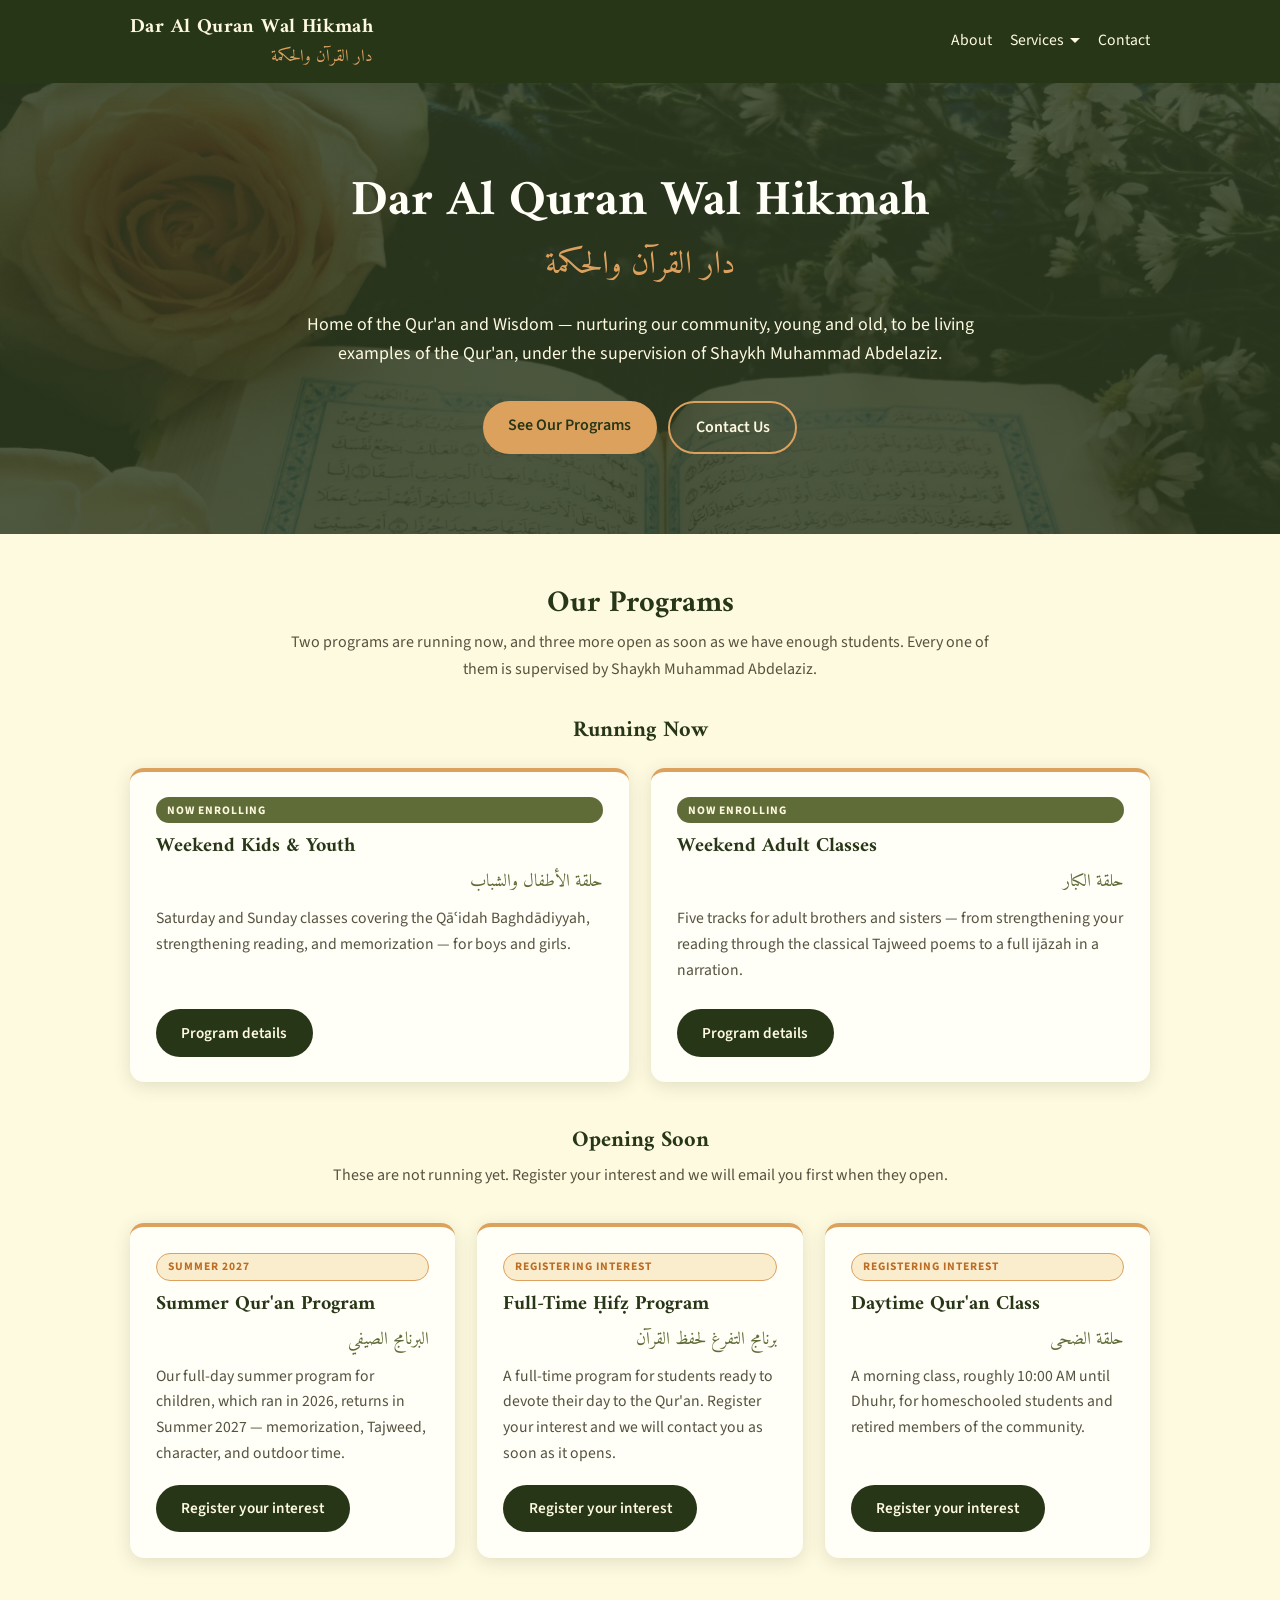
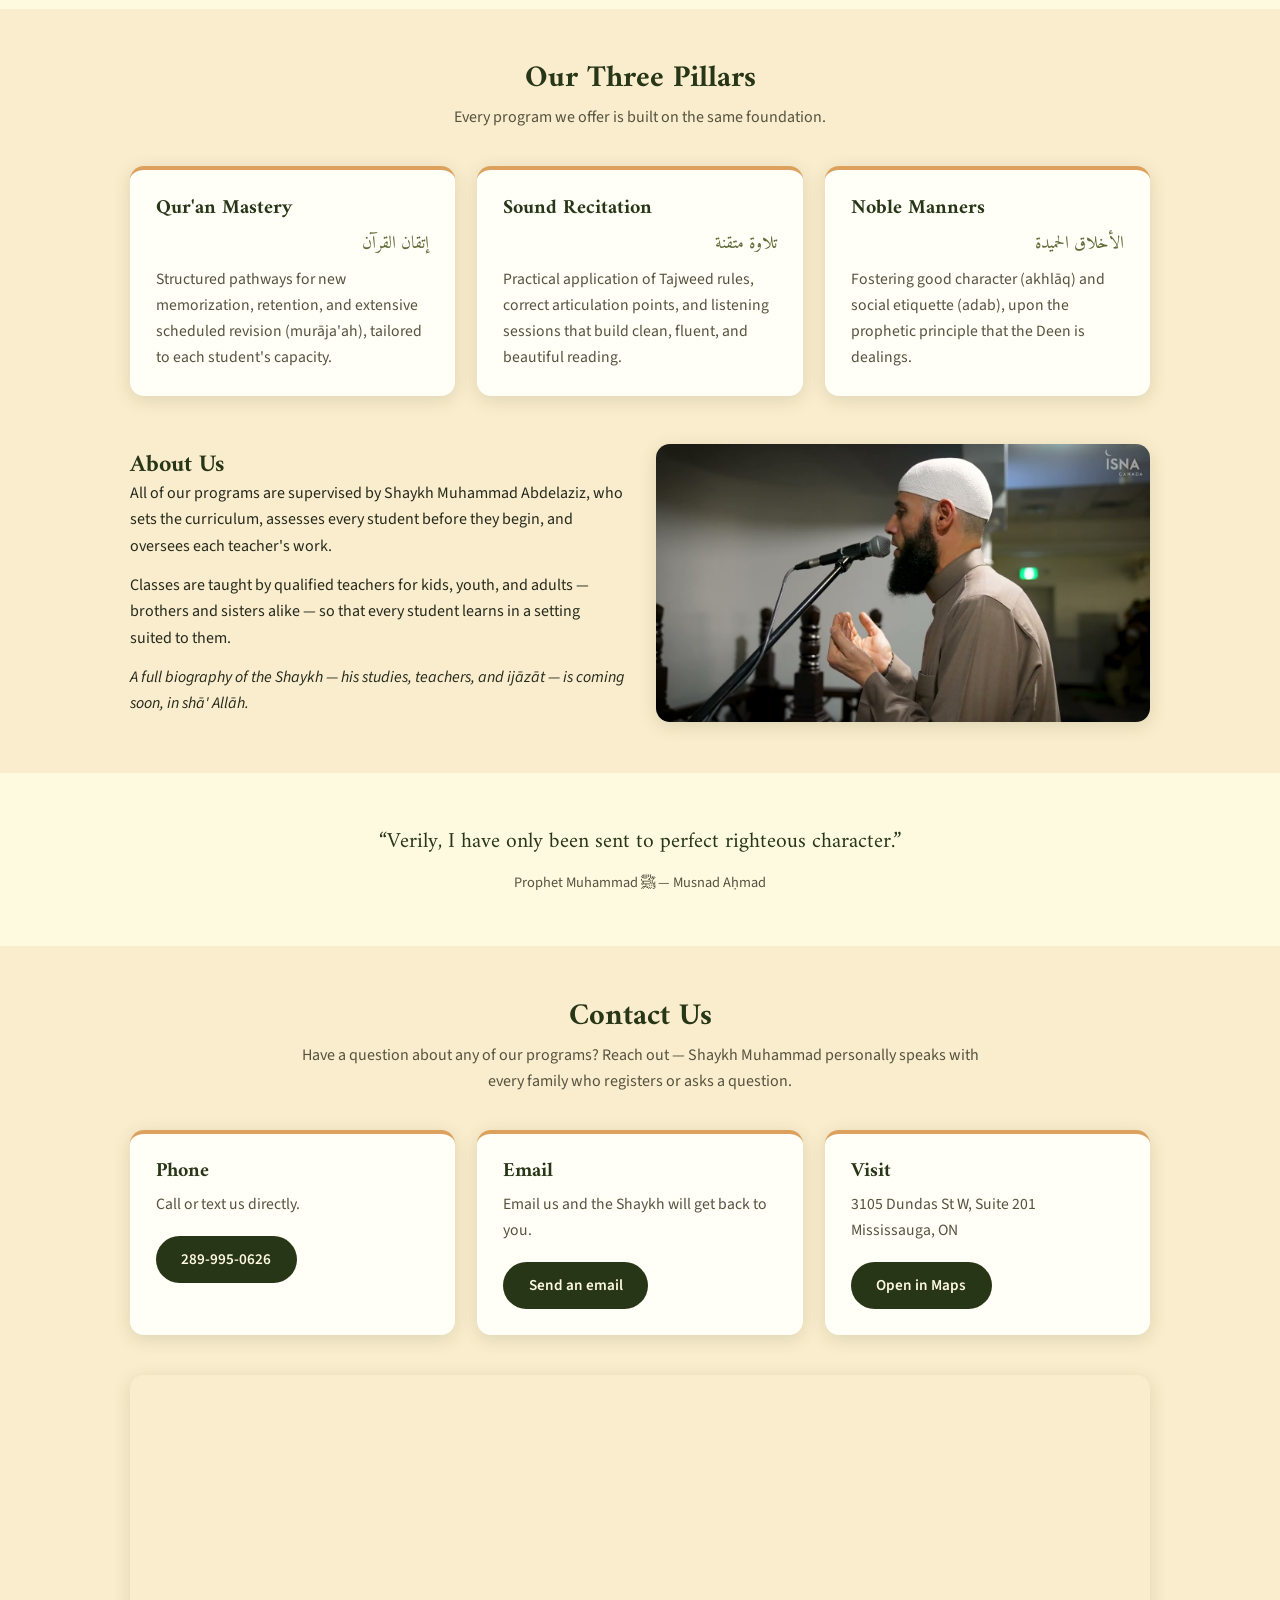
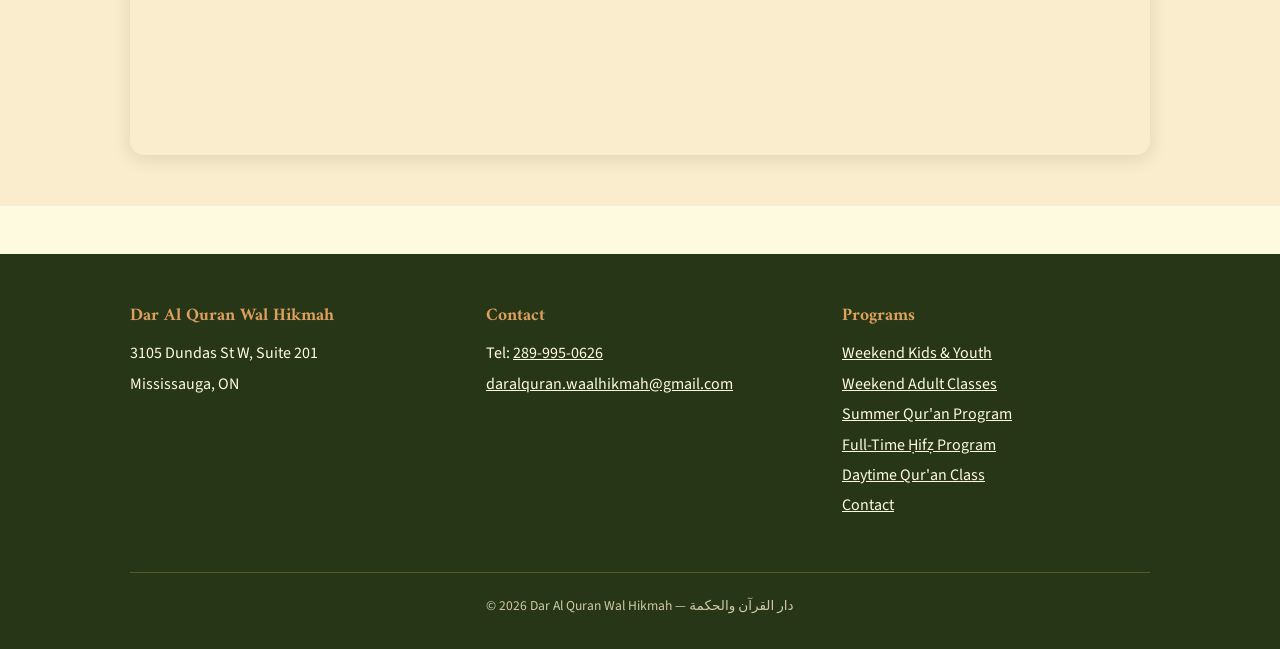
<file: index.html>
<!DOCTYPE html>
<html lang="en">
<head>
  <meta charset="UTF-8">
  <meta name="viewport" content="width=device-width, initial-scale=1.0">
  <title>Dar Al Quran Wal Hikmah — Home of the Qur'an and Wisdom</title>
  <meta name="description" content="Qur'an programs in Mississauga under the supervision of Shaykh Muhammad Abdelaziz: weekend classes for kids, youth and adults, a full-time Hifz program, and a daytime Qur'an class.">
  <link rel="preconnect" href="https://fonts.googleapis.com">
  <link rel="preconnect" href="https://fonts.gstatic.com" crossorigin>
  <link href="https://fonts.googleapis.com/css2?family=Amiri:wght@400;700&family=Source+Sans+3:wght@400;600;700&display=swap" rel="stylesheet">
  <link rel="stylesheet" href="css/style.css">
</head>
<body>

<header class="site-header">
  <div class="container">
    <a class="brand" href="index.html">
      <span class="brand-en">Dar Al Quran Wal Hikmah</span>
      <span class="brand-ar arabic">دار القرآن والحكمة</span>
    </a>
    <input type="checkbox" id="nav-toggle" class="nav-toggle">
    <label for="nav-toggle" class="nav-toggle-label" aria-label="Open menu"><span></span></label>
    <nav class="site-nav">
      <a href="#about">About</a>
      <div class="has-dropdown">
        <button type="button" class="nav-dropdown-toggle" aria-expanded="false" aria-controls="services-menu">Services<span class="caret"></span></button>
        <div class="dropdown-menu" id="services-menu">
          <a href="weekend-kids.html">Weekend Kids &amp; Youth</a>
          <a href="weekend-adults.html">Weekend Adult Classes</a>
          <a href="summer.html">Summer Qur'an Program</a>
          <a href="hifz.html">Full-Time Ḥifẓ Program</a>
          <a href="daytime.html">Daytime Qur'an Class</a>
        </div>
      </div>
      <a href="#contact">Contact</a>
    </nav>
  </div>
</header>

<div class="hero" id="top">
  <h1>Dar Al Quran Wal Hikmah</h1>
  <div class="hero-ar arabic">دار القرآن والحكمة</div>
  <p class="tagline">Home of the Qur'an and Wisdom — nurturing our community, young and old, to be living examples of the Qur'an, under the supervision of Shaykh Muhammad Abdelaziz.</p>
  <div class="hero-actions">
    <a class="btn btn-primary" href="#programs">See Our Programs</a>
    <a class="btn btn-outline" href="#contact">Contact Us</a>
  </div>
</div>

<section id="programs">
  <div class="container">
    <h2 class="section-title">Our Programs</h2>
    <p class="section-sub">Two programs are running now, and three more open as soon as we have enough students. Every one of them is supervised by Shaykh Muhammad Abdelaziz.</p>

    <h3 style="text-align:center; font-size:1.4rem; margin:0 0 1.4rem;">Running Now</h3>
    <div class="card-grid cols-2 aligned-card-actions enrolling-grid">
      <div class="card">
        <span class="pill pill-open">Now enrolling</span>
        <h3>Weekend Kids &amp; Youth</h3>
        <div class="card-ar arabic">حلقة الأطفال والشباب</div>
        <p>Saturday and Sunday classes covering the Qāʿidah Baghdādiyyah, strengthening reading, and memorization — for boys and girls.</p>
        <a class="btn btn-dark" href="weekend-kids.html">Program details</a>
      </div>
      <div class="card">
        <span class="pill pill-open">Now enrolling</span>
        <h3>Weekend Adult Classes</h3>
        <div class="card-ar arabic">حلقة الكبار</div>
        <p>Five tracks for adult brothers and sisters — from strengthening your reading through the classical Tajweed poems to a full ijāzah in a narration.</p>
        <a class="btn btn-dark" href="weekend-adults.html">Program details</a>
      </div>
    </div>

    <h3 style="text-align:center; font-size:1.4rem; margin:2.8rem 0 0.4rem;">Opening Soon</h3>
    <p class="section-sub">These are not running yet. Register your interest and we will email you first when they open.</p>
    <div class="card-grid aligned-card-actions">
      <div class="card">
        <span class="pill pill-interest">Summer 2027</span>
        <h3>Summer Qur'an Program</h3>
        <div class="card-ar arabic">البرنامج الصيفي</div>
        <p>Our full-day summer program for children, which ran in 2026, returns in Summer 2027 — memorization, Tajweed, character, and outdoor time.</p>
        <a class="btn btn-dark" href="summer.html">Register your interest</a>
      </div>
      <div class="card">
        <span class="pill pill-interest">Registering interest</span>
        <h3>Full-Time Ḥifẓ Program</h3>
        <div class="card-ar arabic">برنامج التفرغ لحفظ القرآن</div>
        <p>A full-time program for students ready to devote their day to the Qur'an. Register your interest and we will contact you as soon as it opens.</p>
        <a class="btn btn-dark" href="hifz.html">Register your interest</a>
      </div>
      <div class="card">
        <span class="pill pill-interest">Registering interest</span>
        <h3>Daytime Qur'an Class</h3>
        <div class="card-ar arabic">حلقة الضحى</div>
        <p>A morning class, roughly 10:00 AM until Dhuhr, for homeschooled students and retired members of the community.</p>
        <a class="btn btn-dark" href="daytime.html">Register your interest</a>
      </div>
    </div>
  </div>
</section>

<section class="alt" id="about">
  <div class="container">
    <h2 class="section-title">Our Three Pillars</h2>
    <p class="section-sub">Every program we offer is built on the same foundation.</p>
    <div class="card-grid">
      <div class="card">
        <h3>Qur'an Mastery</h3>
        <div class="card-ar arabic">إتقان القرآن</div>
        <p>Structured pathways for new memorization, retention, and extensive scheduled revision (murāja'ah), tailored to each student's capacity.</p>
      </div>
      <div class="card">
        <h3>Sound Recitation</h3>
        <div class="card-ar arabic">تلاوة متقنة</div>
        <p>Practical application of Tajweed rules, correct articulation points, and listening sessions that build clean, fluent, and beautiful reading.</p>
      </div>
      <div class="card">
        <h3>Noble Manners</h3>
        <div class="card-ar arabic">الأخلاق الحميدة</div>
        <p>Fostering good character (akhlāq) and social etiquette (adab), upon the prophetic principle that the Deen is dealings.</p>
      </div>
    </div>

    <div class="split" style="margin-top:3rem;">
      <div>
        <h2>About Us</h2>
        <!-- TODO: replace the placeholder bio below with the Shaykh's approved biography -->
        <p>All of our programs are supervised by Shaykh Muhammad Abdelaziz, who sets the curriculum, assesses every student before they begin, and oversees each teacher's work.</p>
        <p style="margin-top:0.8rem;">Classes are taught by qualified teachers for kids, youth, and adults — brothers and sisters alike — so that every student learns in a setting suited to them.</p>
        <p style="margin-top:0.8rem;"><em>A full biography of the Shaykh — his studies, teachers, and ijāzāt — is coming soon, in shā' Allāh.</em></p>
      </div>
      <img src="assets/shaykh-muhammad-2.jpg" alt="Shaykh Muhammad Abdelaziz leading du'a">
    </div>
  </div>
</section>

<section>
  <div class="container">
    <blockquote class="hadith">
      <p>&ldquo;Verily, I have only been sent to perfect righteous character.&rdquo;</p>
      <footer>Prophet Muhammad ﷺ — Musnad Aḥmad</footer>
    </blockquote>
  </div>
</section>

<section class="alt" id="contact">
  <div class="container">
    <h2 class="section-title">Contact Us</h2>
    <p class="section-sub">Have a question about any of our programs? Reach out — Shaykh Muhammad personally speaks with every family who registers or asks a question.</p>

    <div class="card-grid">
      <div class="card">
        <h3>Phone</h3>
        <p>Call or text us directly.</p>
        <a class="btn btn-dark" href="tel:+12899950626">289-995-0626</a>
      </div>
      <div class="card">
        <h3>Email</h3>
        <p>Email us and the Shaykh will get back to you.</p>
        <a class="btn btn-dark" href="mailto:daralquran.waalhikmah@gmail.com">Send an email</a>
      </div>
      <div class="card">
        <h3>Visit</h3>
        <p>3105 Dundas St W, Suite 201<br>Mississauga, ON</p>
        <a class="btn btn-dark" href="https://maps.google.com/?q=3105+Dundas+St+W+Suite+201+Mississauga+ON" target="_blank" rel="noopener">Open in Maps</a>
      </div>
    </div>

    <div style="margin-top:2.5rem; border-radius:14px; overflow:hidden; box-shadow:0 4px 18px rgba(40,54,24,0.14);">
      <iframe
        src="https://maps.google.com/maps?q=3105%20Dundas%20St%20W%2C%20Mississauga%2C%20ON&t=&z=14&ie=UTF8&iwloc=&output=embed"
        width="100%" height="380" style="border:0; display:block;" loading="lazy"
        referrerpolicy="no-referrer-when-downgrade" title="Map to Dar Al Quran Wal Hikmah"></iframe>
    </div>
  </div>
</section>

<footer class="site-footer">
  <div class="container">
    <div>
      <h4>Dar Al Quran Wal Hikmah</h4>
      <p>3105 Dundas St W, Suite 201<br>Mississauga, ON</p>
    </div>
    <div>
      <h4>Contact</h4>
      <p>Tel: <a href="tel:+12899950626">289-995-0626</a><br>
      <a href="mailto:daralquran.waalhikmah@gmail.com">daralquran.waalhikmah@gmail.com</a></p>
    </div>
    <div>
      <h4>Programs</h4>
      <p><a href="weekend-kids.html">Weekend Kids &amp; Youth</a><br>
      <a href="weekend-adults.html">Weekend Adult Classes</a><br>
      <a href="summer.html">Summer Qur'an Program</a><br>
      <a href="hifz.html">Full-Time Ḥifẓ Program</a><br>
      <a href="daytime.html">Daytime Qur'an Class</a><br>
      <a href="#contact">Contact</a></p>
    </div>
    <p class="fine">&copy; 2026 Dar Al Quran Wal Hikmah — دار القرآن والحكمة</p>
  </div>
</footer>

<script src="js/site.js"></script>

</body>
</html>
</file>
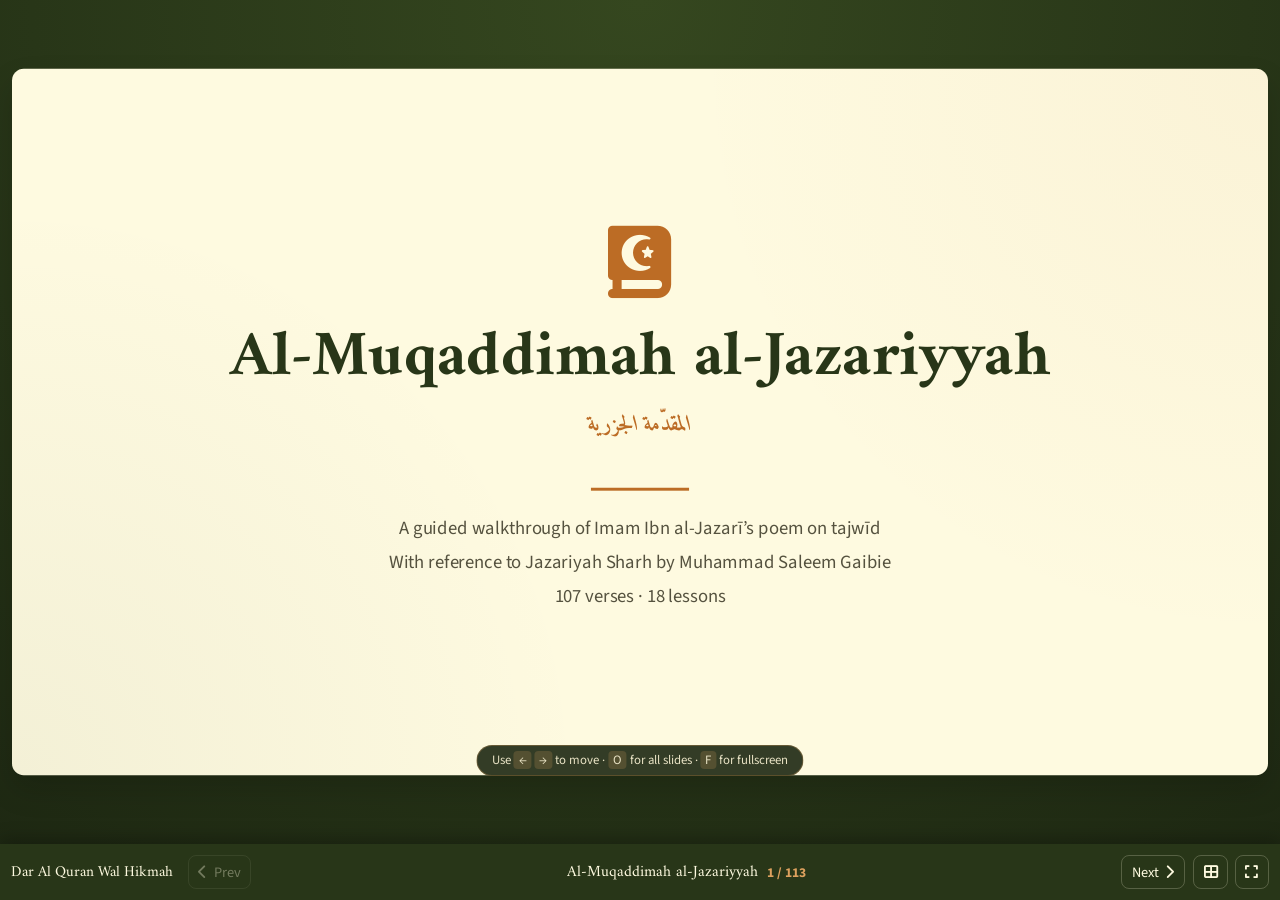
<file: slides/jazariyah/index.html>
<!DOCTYPE html>
<html lang="en">
<head>
    <meta charset="UTF-8">
    <meta name="viewport" content="width=device-width, initial-scale=1.0">
    <title>Al-Muqaddimah Al-Jazariyyah — Tajweed Masterclass | Dar Al Quran Wal Hikmah</title>
    <meta name="description" content="A 35-slide masterclass on Tajweed based on the poem of Imam Ibn Al-Jazari, presented by Dar Al Quran Wal Hikmah.">
    <link rel="preconnect" href="https://fonts.googleapis.com">
    <link rel="preconnect" href="https://fonts.gstatic.com" crossorigin>
    <link href="https://fonts.googleapis.com/css2?family=Amiri:ital,wght@0,400;0,700;1,400&family=Source+Sans+3:ital,wght@0,400;0,600;0,700;1,400&display=swap" rel="stylesheet">
    <link rel="stylesheet" href="https://cdnjs.cloudflare.com/ajax/libs/font-awesome/6.5.1/css/all.min.css">
    <style>
        * { box-sizing: border-box; }
        
        body {
            background-color: #dcd9bd;
            display: grid;
            gap: 30px;
            grid-template-columns: 1fr;
            margin: 0;
            min-height: 100vh;
            padding: 30px 0;
            place-items: center;
        }

        .slide-container {
            align-items: center;
            background-color: #fefae0;
            border-radius: 12px;
            box-shadow: 0 15px 30px rgba(0, 0, 0, 0.15);
            display: flex;
            flex-direction: column;
            font-family: 'Source Sans 3', 'Segoe UI', system-ui, sans-serif;
            height: 720px;
            justify-content: flex-start;
            overflow: hidden;
            padding: 35px 45px;
            position: relative;
            width: 1280px;
        }

        .slide-container::before {
            content: '';
            position: absolute;
            top: 0; left: 0; right: 0; bottom: 0;
            background-image: radial-gradient(circle at 100% 0%, rgba(188, 108, 37, 0.05) 0%, transparent 40%),
                              radial-gradient(circle at 0% 100%, rgba(40, 54, 24, 0.05) 0%, transparent 40%);
            z-index: 0;
            pointer-events: none;
        }

        .slide-container > * { position: relative; z-index: 1; }

        h1, h2, h3 {
            color: #283618;
            font-family: 'Amiri', Georgia, serif;
            margin: 0;
        }

        p, li, .subtitle, th, td { color: #24291c; }

        h1 { font-size: 65px; text-align: center; line-height: 1.1; }
        .slide-title { font-size: 38px; border-bottom: 3px solid #bc6c25; padding-bottom: 8px; margin-bottom: 20px; width: 100%; text-align: left; }
        h3 { font-size: 24px; margin-bottom: 12px; color: #bc6c25; }
        p, li, th, td { font-size: 17px; line-height: 1.4; }
        
        .subtitle { font-size: 22px; font-weight: 400; font-style: italic; text-align: center; margin-top: 15px; color: #55523f; }

        .content-area {
            align-items: center;
            display: flex;
            flex-direction: column;
            flex-grow: 1;
            justify-content: center;
            width: 100%;
            margin-bottom: 15px;
            min-height: 0; 
        }

        .title-layout { text-align: center; align-self: center; display: flex; flex-direction: column; justify-content: center; height: 100%; }
        
        .section-title-layout { align-items: center; display: flex; flex-direction: column; height: 100%; justify-content: center; text-align: center; width: 100%; }
        .section-title-layout h2 { font-size: 55px; margin-bottom: 20px; }
        .section-title-layout hr { background-color: #bc6c25; border: none; height: 4px; margin: 30px auto; width: 150px; }

        .two-column { align-items: stretch; display: grid; grid-template-columns: 1fr 1fr; gap: 30px; width: 100%; height: 100%; }
        .two-column.tiled { align-items: stretch; height: auto; }
        .two-column.tiled > div { background-color: #fffef7; border-radius: 12px; border: 1px solid #e8dfc0; padding: 25px; box-shadow: 0 4px 6px rgba(0,0,0,0.02); }
        .two-column ul { list-style: disc; margin: 0; padding-left: 25px; }
        .two-column li { margin-bottom: 10px; }

        .image-wrapper { border-radius: 12px; height: 260px; max-width: 100%; overflow: hidden; width: 100%; box-shadow: 0 4px 10px rgba(0,0,0,0.08); border: 2px solid #ddd3ad; }
        .image-wrapper img { height: 100%; max-width: 100%; object-fit: cover; width: 100%; }
        .two-column .image-wrapper img { object-fit: contain; background: #fffef7;}

        .tiled-content { align-items: stretch; display: flex; gap: 20px; justify-content: center; width: 100%; height: auto; }
        .tile { background-color: #fffef7; border-radius: 12px; border: 1px solid #e8dfc0; display: flex; flex-direction: column; flex: 1; padding: 20px; text-align: center; box-shadow: 0 4px 6px rgba(0,0,0,0.02); }
        .tile .icon { color: #bc6c25; font-size: 35px; margin-bottom: 12px; }
        
        .image-tile { flex: 1; text-align: center; }
        .image-tile .image-wrapper { height: 180px; margin-bottom: 12px; }

        .highlight-numbers-layout > div:first-child { flex: 0 0 35%; text-align: center; }
        .highlight-numbers-layout .number { color: #bc6c25; font-size: 110px; font-weight: 700; font-family: 'Amiri', Georgia, serif; line-height: 1; }
        .highlight-numbers-layout .number-label { font-size: 22px; font-weight: 700; color: #283618;}

        .quote-layout { margin: 0 auto; text-align: center; width: 90%; }
        .quote-layout blockquote { color: #283618; font-size: 35px; font-weight: 600; font-family: 'Amiri', Georgia, serif; line-height: 1.4; margin: 0 0 20px 0; padding: 0 40px; position: relative; }
        .quote-layout blockquote::before, .quote-layout blockquote::after { color: #bc6c25; content: '"'; font-size: 70px; line-height: 0; position: absolute; opacity: 0.3; }
        .quote-layout blockquote::before { left: -10px; top: 30px; }
        .quote-layout blockquote::after { bottom: 10px; right: -10px; }

        .table-layout { width: 100%; margin: 0 auto; }
        .table-layout table { border-collapse: collapse; width: 100%; border-radius: 8px; overflow: hidden; box-shadow: 0 4px 6px rgba(0,0,0,0.05); }
        .table-layout th, .table-layout td { padding: 12px 15px; text-align: left; border-bottom: 1px solid #e8dfc0; }
        .table-layout th { background-color: #283618; color: #fefae0; font-size: 17px; font-weight: 700; font-family: 'Amiri', Georgia, serif; }
        .table-layout tr:nth-child(even) td { background-color: #faedcd; }
        .table-layout tr:last-child td { border-bottom: none; }
        
        .doughnut-chart-container { align-items: center; display: flex; gap: 60px; justify-content: center; width: 100%; }
        .doughnut-chart { border-radius: 50%; height: 260px; width: 260px; border: 8px solid #fefae0; box-shadow: 0 5px 15px rgba(0,0,0,0.1); }
        .legend { display: flex; flex-direction: column; gap: 12px; list-style: none; margin: 0; padding: 0; }
        .legend li { align-items: center; color: #24291c; display: flex; font-weight: bold; font-size: 16px; }
        .legend .color-box { border-radius: 4px; height: 18px; margin-right: 12px; width: 18px; }

        /* Poem Formatting with Hemistich Splitting */
        .poem-footer {
            background: linear-gradient(135deg, #283618 0%, #3c4f22 100%);
            color: #faedcd;
            width: 100%;
            /* Increased top padding (28px) vs bottom padding (15px) for balanced verse alignment */
            padding: 28px 25px 15px 25px; 
            border-radius: 12px;
            margin-top: auto;
            flex-shrink: 0; 
            box-shadow: 0 -4px 15px rgba(29, 39, 18, 0.25);
            border-top: 3px solid #bc6c25;
        }

        .verse-row {
            display: flex;
            direction: rtl; /* Sets natural RTL flow for Arabic text so Shatr 1 is on the right */
            justify-content: center;
            gap: 40px;
            margin-bottom: 10px;
            border-bottom: 1px solid rgba(255, 255, 255, 0.05);
            padding-bottom: 10px;
        }
        
        .verse-row:last-child {
            margin-bottom: 0;
            border-bottom: none;
            padding-bottom: 0;
        }

        .shatr {
            flex: 1;
            display: flex;
            flex-direction: column;
            align-items: center;
            width: 50%;
        }

        .arabic-text {
            font-family: 'Amiri', serif;
            font-size: 21px;
            color: #dda15e;
            line-height: 1.4;
            margin-bottom: 4px;
            text-align: center;
        }

        .english-text {
            font-size: 13px;
            color: #e6e0c4;
            font-style: italic;
            direction: ltr; /* Ensure English is read LTR even within RTL container */
            line-height: 1.3;
            text-align: center;
        }
        
        .term {
            font-family: 'Amiri', serif;
            font-size: 22px;
            color: #bc6c25;
            font-weight: bold;
        }
    
    </style>

    <!-- ===== Deck viewer chrome (Dar Al Quran Wal Hikmah palette) ===== -->
    <style>
        :root {
            --forest: #283618;
            --forest-lift: #3c4f22;
            --olive: #606c38;
            --cream: #fefae0;
            --cream-deep: #faedcd;
            --tan: #dda15e;
            --earth: #bc6c25;
            --ink: #24291c;
            --ink-soft: #55523f;
            --white: #fffef7;
            --bar-h: 56px;
        }

        html, body { height: 100%; }

        [hidden] { display: none !important; }

        body {
            background: radial-gradient(circle at 50% 0%, #35471f 0%, #283618 55%, #1d2712 100%);
            display: block;
            gap: 0;
            margin: 0;
            padding: 0;
            place-items: initial;
            overflow: hidden;
            font-family: "Source Sans 3", "Segoe UI", system-ui, sans-serif;
        }

        #viewport {
            position: absolute;
            top: 0; left: 0; right: 0;
            bottom: var(--bar-h);
            display: flex;
            align-items: center;
            justify-content: center;
            overflow: hidden;
        }

        .stage {
            position: relative;
            width: 1280px;
            height: 720px;
            flex: none;
            transform-origin: center center;
        }

        /* Only the active slide is shown */
        .stage > .slide-container {
            position: absolute;
            top: 0; left: 0;
            margin: 0;
            opacity: 0;
            visibility: hidden;
            transition: opacity 0.25s ease;
        }
        .stage > .slide-container.is-active { opacity: 1; visibility: visible; }

        /* --- Edge arrows --- */
        .edge-nav {
            position: absolute;
            top: 50%;
            transform: translateY(-50%);
            width: 46px; height: 78px;
            border: none;
            border-radius: 10px;
            background: rgba(40, 54, 24, 0.55);
            color: var(--cream);
            font-size: 22px;
            cursor: pointer;
            opacity: 0;
            transition: opacity 0.2s ease, background 0.2s ease;
            z-index: 30;
        }
        #viewport:hover .edge-nav { opacity: 0.75; }
        .edge-nav:hover { opacity: 1 !important; background: var(--earth); }
        .edge-nav:focus-visible { opacity: 1; outline: 2px solid var(--tan); outline-offset: 2px; }
        .edge-nav[disabled] { opacity: 0 !important; pointer-events: none; }
        #prevEdge { left: 10px; }
        #nextEdge { right: 10px; }

        /* --- Bottom bar --- */
        .deck-bar {
            position: absolute;
            left: 0; right: 0; bottom: 0;
            height: var(--bar-h);
            background: var(--forest);
            color: var(--cream);
            display: flex;
            align-items: center;
            gap: 0.5rem;
            padding: 0 0.7rem;
            box-shadow: 0 -4px 18px rgba(0, 0, 0, 0.28);
            z-index: 40;
        }

        .deck-progress {
            position: absolute;
            top: 0; left: 0;
            height: 3px;
            background: var(--tan);
            transition: width 0.25s ease;
        }

        .deck-brand {
            display: none;
            font-family: "Amiri", Georgia, serif;
            font-size: 0.95rem;
            color: var(--cream);
            text-decoration: none;
            white-space: nowrap;
            padding-right: 0.4rem;
        }
        .deck-brand:hover { color: var(--tan); }
        @media (min-width: 900px) { .deck-brand { display: block; } }

        .deck-btn {
            appearance: none;
            border: 1px solid rgba(254, 250, 224, 0.22);
            background: transparent;
            color: var(--cream);
            border-radius: 8px;
            height: 34px;
            min-width: 34px;
            padding: 0 0.6rem;
            font-size: 0.9rem;
            font-family: inherit;
            display: inline-flex;
            align-items: center;
            justify-content: center;
            gap: 0.4rem;
            cursor: pointer;
            text-decoration: none;
            transition: background 0.15s ease, border-color 0.15s ease, color 0.15s ease;
        }
        .deck-btn:hover { background: var(--earth); border-color: var(--earth); color: var(--white); }
        .deck-btn[disabled] { opacity: 0.35; cursor: default; }
        .deck-btn[disabled]:hover { background: transparent; border-color: rgba(254, 250, 224, 0.22); color: var(--cream); }
        .deck-btn .label { display: none; }
        @media (min-width: 620px) { .deck-btn .label { display: inline; } }

        .deck-center {
            flex: 1;
            min-width: 0;
            display: flex;
            align-items: center;
            justify-content: center;
            gap: 0.6rem;
        }
        .deck-title {
            font-family: "Amiri", Georgia, serif;
            font-size: 0.98rem;
            color: var(--cream);
            white-space: nowrap;
            overflow: hidden;
            text-overflow: ellipsis;
            max-width: 46vw;
        }
        .deck-count {
            font-variant-numeric: tabular-nums;
            font-size: 0.85rem;
            color: var(--tan);
            font-weight: 700;
            white-space: nowrap;
        }
        .deck-right { display: flex; align-items: center; gap: 0.4rem; }

        /* --- Overview --- */
        #overview {
            position: absolute;
            inset: 0;
            background: #1d2712;
            z-index: 50;
            display: none;
            flex-direction: column;
        }
        #overview.open { display: flex; }
        .ov-head {
            display: flex;
            align-items: center;
            justify-content: space-between;
            gap: 1rem;
            padding: 0.9rem 1.2rem;
            border-bottom: 1px solid rgba(221, 161, 94, 0.28);
            color: var(--cream);
        }
        .ov-head h2 { font-family: "Amiri", Georgia, serif; color: var(--cream); font-size: 1.15rem; margin: 0; }
        .ov-grid {
            flex: 1;
            overflow-y: auto;
            display: grid;
            grid-template-columns: repeat(auto-fill, minmax(216px, 1fr));
            gap: 1rem;
            padding: 1.2rem;
            align-content: start;
        }
        .thumb {
            background: none;
            border: none;
            padding: 0;
            cursor: pointer;
            text-align: left;
            font-family: inherit;
            color: var(--cream);
            display: flex;
            flex-direction: column;
            gap: 0.4rem;
        }
        .thumb-frame {
            position: relative;
            width: 100%;
            aspect-ratio: 16 / 9;
            overflow: hidden;
            border-radius: 8px;
            border: 2px solid rgba(221, 161, 94, 0.3);
            background: var(--cream);
            transition: border-color 0.15s ease, transform 0.15s ease;
        }
        .thumb:hover .thumb-frame { border-color: var(--tan); transform: translateY(-2px); }
        .thumb.current .thumb-frame { border-color: var(--tan); box-shadow: 0 0 0 3px rgba(221, 161, 94, 0.35); }
        .thumb-inner {
            position: absolute;
            top: 0; left: 0;
            width: 1280px;
            height: 720px;
            transform-origin: top left;
            pointer-events: none;
        }
        .thumb-inner .slide-container {
            position: absolute;
            top: 0; left: 0;
            margin: 0;
            opacity: 1 !important;
            visibility: visible !important;
            box-shadow: none;
            border-radius: 0;
        }
        .thumb-label {
            font-size: 0.82rem;
            line-height: 1.35;
            color: #e8e2c4;
            display: -webkit-box;
            -webkit-line-clamp: 2;
            -webkit-box-orient: vertical;
            overflow: hidden;
        }
        .thumb-label b { color: var(--tan); font-variant-numeric: tabular-nums; }

        /* --- Help hint --- */
        .deck-hint {
            position: absolute;
            bottom: calc(var(--bar-h) + 12px);
            left: 50%;
            transform: translateX(-50%);
            background: rgba(29, 39, 18, 0.9);
            color: #e8e2c4;
            border: 1px solid rgba(221, 161, 94, 0.3);
            border-radius: 999px;
            padding: 0.35rem 0.9rem;
            font-size: 0.8rem;
            z-index: 35;
            pointer-events: none;
            transition: opacity 0.5s ease;
        }
        .deck-hint kbd {
            background: rgba(221, 161, 94, 0.2);
            border-radius: 4px;
            padding: 0 0.3rem;
            font-family: inherit;
        }
        .deck-hint.hidden { opacity: 0; }

        @media (max-width: 560px) {
            .deck-title { display: none; }
        }

        /* --- Print: every slide, one per page --- */
        @media print {
            @page { size: 1280px 720px; margin: 0; }
            body { background: #fff; overflow: visible; }
            .deck-bar, #overview, .edge-nav, .deck-hint { display: none !important; }
            #viewport { position: static; display: block; overflow: visible; }
            .stage { position: static; width: auto; height: auto; transform: none !important; }
            .stage > .slide-container {
                position: static;
                opacity: 1 !important;
                visibility: visible !important;
                box-shadow: none;
                border-radius: 0;
                break-after: page;
                page-break-after: always;
            }
        }
    </style>
</head>
<body>

<div id="viewport">
  <div class="stage" id="stage">

  <div class="slide-container" id="slide1">
      <div class="title-layout">
          <i class="fa-solid fa-book-quran" style="font-size:74px; color:#bc6c25; margin-bottom:26px;"></i>
          <h1>Al-Muqaddimah al-Jazariyyah</h1>
          <p class="subtitle"><span class="term">المقدّمة الجزرية</span></p>
          <hr style="background-color:#bc6c25; border:none; height:3px; margin:26px auto; width:100px;">
          <p style="font-size:19px; max-width:820px; margin:0 auto 8px auto; color:#55523f;">A guided walkthrough of Imam Ibn al-Jazarī’s poem on tajwīd</p><p style="font-size:19px; max-width:820px; margin:0 auto 8px auto; color:#55523f;">With reference to Jazariyah Sharh by Muhammad Saleem Gaibie</p><p style="font-size:19px; max-width:820px; margin:0 auto 8px auto; color:#55523f;">107 verses · 18 lessons</p>
      </div>
  </div>

  <div class="slide-container" id="slide2">
      <h2 class="slide-title">How to read these slides <span style="float:right;"><span class="term">إرشاد</span></span></h2>
      <div class="content-area">
          <div class="two-column tiled" style="grid-template-columns: 1.75fr 1fr;">
              <div>
                  <h3 style="margin:14px 0 6px 0;">Verse slides</h3>
                  <p style="font-size:17px; margin:0 0 10px 0;">Each line of the poem is a couplet of two hemistichs. The Arabic sits on the right; its English translation sits directly beneath it. Read the two halves right ← left.</p>
                  <h3 style="margin:14px 0 6px 0;">Terms</h3>
                  <p style="font-size:17px; margin:0 0 10px 0;">Arabic technical terms are given with transliteration on first use, then used freely.</p>
                  <h3 style="margin:14px 0 6px 0;">Numbering</h3>
                  <p style="font-size:17px; margin:0 0 10px 0;">Verse numbers follow the sharh. The poem is 107 verses; two further closing lines appear in some prints but not in the manuscripts.</p>
              </div>
              <div style="display:flex; flex-direction:column; justify-content:center;">
                  <p style="text-align:center; margin:0 0 12px 0;"><span class="term">مَنْ يُحْسِنِ التَّجْوِيدَ يَظْفَرْ بِالرَّشَدْ</span></p>
                  <p style="text-align:center; font-size:16px; margin:0 0 8px 0;">“Whoever excels in tajwīd</p>
                  <p style="text-align:center; font-size:16px; margin:0 0 8px 0;">succeeds with right guidance.”</p>
                  <p style="text-align:center; font-size:16px; margin:0 0 8px 0;">— verse 107</p>
              </div>
          </div>
      </div>


  </div>

  <div class="slide-container" id="slide3">
      <h2 class="slide-title">The Author — the man <span style="float:right;"><span class="term">الإمام ابن الجزري</span></span></h2>
      <div class="content-area">
          <div class="two-column tiled" style="grid-template-columns: 1.75fr 1fr;">
              <div>
                  <p style="font-size:17px; margin:0 0 10px 0;">Muḥammad ibn Muḥammad ibn Muḥammad ibn ʿAlī ibn Yūsuf al-ʿUmarī al-Dimashqī. Laqab: Shams al-Dīn. Kunyah: Abū al-Khayr.</p>
                  <p style="font-size:17px; margin:0 0 10px 0;">“al-Jazarī” comes from jazīrah, a peninsula — most experts say Jazīrat Ibn ʿUmar.</p>
                  <h3 style="margin:14px 0 6px 0;">Born of a duʿāʾ at Zamzam</h3>
                  <p style="font-size:17px; margin:0 0 10px 0;">His father, a merchant, spent forty years longing for a son and made duʿāʾ at the well of Zamzam during ḥajj. Ibn al-Jazarī was born on a Saturday night, 25 Ramaḍān 751 AH, just after the Tarāwīḥ prayer.</p>
                  <p style="font-size:17px; margin:0 0 10px 0;">Ḥifẓ of the whole Qurʾān at 13. Leading the community in ṣalāh at 14.</p>
                  <p style="font-size:17px; margin:0 0 10px 0;">Died 5 Rabīʿ al-Awwal 833 AH, a Friday, in Shīrāz — buried in the school he founded there.</p>
              </div>
              <div style="display:flex; flex-direction:column; justify-content:center;">
                  <p style="text-align:center; margin:0 0 12px 0;"><span class="term">٧٥١ — ٨٣٣ هـ</span></p>
                  <p style="text-align:center; font-size:16px; margin:0 0 8px 0;">Damascus → Ḥijāz → Egypt</p>
                  <p style="text-align:center; font-size:16px; margin:0 0 8px 0;">→ Rome → Samarqand</p>
                  <p style="text-align:center; font-size:16px; margin:0 0 8px 0;">→ Shīrāz</p>
              </div>
          </div>
      </div>


  </div>

  <div class="slide-container" id="slide4">
      <h2 class="slide-title">The Author — the scholar <span style="float:right;"><span class="term">شيخ القرّاء</span></span></h2>
      <div class="content-area">
          <div class="two-column tiled" style="grid-template-columns: 1.75fr 1fr;">
              <div>
                  <p style="font-size:17px; margin:0 0 10px 0;">Studied the seven qirāʾāt in the Levant, then the Ḥijāz, then Egypt under Ibn al-Sāʾigh, Ibn al-Baghdādī and Ibn al-Jundī. While reading to Ibn al-Jundī he reached Sūrah al-Naḥl v. 90 — and his teacher died.</p>
                  <h3 style="margin:14px 0 6px 0;">Titles and posts</h3>
                  <p style="font-size:17px; margin:0 0 10px 0;">Imām al-Muqriʾīn · Shaykh al-Qurrāʾ. Succeeded his teacher Ibn al-Sallār at the Umayyad Mosque in Damascus, and founded a Dār al-Qurʾān there.</p>
                  <p style="font-size:17px; margin:0 0 10px 0;">Taught seven years in Rome under Sultan Bā Yazīd. Taymur seated him ahead of al-Sayyid al-Sharīf al-Jurjānī — “one more learned in the Qurʾān and Sunnah takes the closer seat.”</p>
                  <h3 style="margin:14px 0 6px 0;">His family</h3>
                  <p style="font-size:17px; margin:0 0 10px 0;">All his children were ḥuffāẓ. His daughter Salmā recited the entire Qurʾān to him from memory in the ten readings in 832 AH.</p>
              </div>
              <div style="display:flex; flex-direction:column; justify-content:center;">
                  <p style="text-align:center; font-size:16px; margin:0 0 8px 0;">Al-Nashr fī al-Qirāʾāt al-ʿAshr</p>
                  <p style="text-align:center; font-size:16px; margin:0 0 8px 0;">Ṭayyibat al-Nashr</p>
                  <p style="text-align:center; font-size:16px; margin:0 0 8px 0;">Al-Durrah al-Muḍiyyah</p>
                  <p style="text-align:center; font-size:16px; margin:0 0 8px 0;">Al-Tamhīd fī ʿIlm al-Tajwīd</p>
                  <p style="text-align:center; font-size:16px; margin:0 0 8px 0;">Ghāyat al-Nihāyah</p>
                  <p style="text-align:center; font-size:16px; margin:0 0 8px 0;">Al-Ḥiṣn al-Ḥaṣīn</p>
                  <p style="text-align:center; font-size:16px; margin:0 0 8px 0;">— and this Muqaddimah</p>
              </div>
          </div>
      </div>


  </div>

  <div class="slide-container" id="slide5">
      <h2 class="slide-title">The poem, and the chain it reaches us by <span style="float:right;"><span class="term">السّند</span></span></h2>
      <div class="content-area">
          <div class="two-column tiled" style="grid-template-columns: 1.75fr 1fr;">
              <div>
                  <p style="font-size:17px; margin:0 0 10px 0;">107 verses of rajaz — the metre of teaching poems.</p>
                  <p style="font-size:17px; margin:0 0 10px 0;">Its full title: Al-Muqaddimah fīmā ʿalā qāriʾi al-Qurʾān an yaʿlamah — “the introduction on what the reciter of the Qurʾān is obliged to know.”</p>
                  <h3 style="margin:14px 0 6px 0;">One of the sharh author’s chains</h3>
                  <p style="font-size:17px; margin:0 0 10px 0;">Muhammad Saleem Gaibie ← Qāri Ayyūb Isḥāq ← Anīs Aḥmad Khān ← Muḥibb al-Dīn ← ʿAbd al-Raḥmān al-Makkī ← … ← Muḥammad al-Baqarī ← al-Yemenī ← al-Ṭablāwī ← Zakariyyā al-Anṣārī ← Riḍwān al-ʿUqbī ← Ibn al-Jazarī.</p>
                  <p style="font-size:17px; margin:0 0 10px 0;">Another link runs through the author’s own son, Abū Bakr ibn al-Jazarī, who wrote a commentary on this very poem — and a third through Aḥmad al-Umyūṭī, who studied it directly from Ibn al-Jazarī himself.</p>
              </div>
              <div style="display:flex; flex-direction:column; justify-content:center;">
                  <p style="text-align:center; margin:0 0 12px 0;"><span class="term">عِلْمٌ نَقْلِيّ</span></p>
                  <p style="text-align:center; font-size:16px; margin:0 0 8px 0;">Tajwīd is transmitted,</p>
                  <p style="text-align:center; font-size:16px; margin:0 0 8px 0;">not deduced.</p>
                  <p style="text-align:center; font-size:16px; margin:0 0 8px 0;">That is why the poet</p>
                  <p style="text-align:center; font-size:16px; margin:0 0 8px 0;">names himself first.</p>
              </div>
          </div>
      </div>


  </div>

  <div class="slide-container" id="slide6">
      <h2 class="slide-title">Course map <span style="float:right;"><span class="term">فهرس</span></span></h2>
      <div class="content-area">
          <div class="table-layout">
              <table>
                  <tr><th style="font-size:11px; padding:4px 10px;">#</th><th style="font-size:11px; padding:4px 10px;">Chapter</th><th style="font-size:11px; padding:4px 10px;">Verses</th><th style="font-size:11px; padding:4px 10px;">What you will be able to do</th></tr>
                  <tr><td style="font-size:11px; padding:4px 10px;">1</td><td style="font-size:11px; padding:4px 10px;">The Introduction</td><td style="font-size:11px; padding:4px 10px;">1–8</td><td style="font-size:11px; padding:4px 10px;">Name the three things a reciter must know</td></tr>
                  <tr><td style="font-size:11px; padding:4px 10px;">2</td><td style="font-size:11px; padding:4px 10px;">The Makhārij</td><td style="font-size:11px; padding:4px 10px;">9–19</td><td style="font-size:11px; padding:4px 10px;">Place all 29 letters at their 17 exit points</td></tr>
                  <tr><td style="font-size:11px; padding:4px 10px;">3</td><td style="font-size:11px; padding:4px 10px;">The Ṣifāt</td><td style="font-size:11px; padding:4px 10px;">20–26</td><td style="font-size:11px; padding:4px 10px;">Give each letter its 17 permanent attributes</td></tr>
                  <tr><td style="font-size:11px; padding:4px 10px;">4</td><td style="font-size:11px; padding:4px 10px;">Defining Tajwīd</td><td style="font-size:11px; padding:4px 10px;">27–33</td><td style="font-size:11px; padding:4px 10px;">Tell laḥn jaliyy from laḥn khafiyy</td></tr>
                  <tr><td style="font-size:11px; padding:4px 10px;">5</td><td style="font-size:11px; padding:4px 10px;">Precautions</td><td style="font-size:11px; padding:4px 10px;">34–40</td><td style="font-size:11px; padding:4px 10px;">Keep light letters light beside heavy ones</td></tr>
                  <tr><td style="font-size:11px; padding:4px 10px;">6</td><td style="font-size:11px; padding:4px 10px;">The Rāʾ and the Lām</td><td style="font-size:11px; padding:4px 10px;">41–44</td><td style="font-size:11px; padding:4px 10px;">Decide heavy or light in every case</td></tr>
                  <tr><td style="font-size:11px; padding:4px 10px;">7</td><td style="font-size:11px; padding:4px 10px;">Istiʿlāʾ &amp; Iṭbāq</td><td style="font-size:11px; padding:4px 10px;">45–49</td><td style="font-size:11px; padding:4px 10px;">Grade tafkhīm; guard the sukūn</td></tr>
                  <tr><td style="font-size:11px; padding:4px 10px;">8</td><td style="font-size:11px; padding:4px 10px;">Idghām</td><td style="font-size:11px; padding:4px 10px;">50–51</td><td style="font-size:11px; padding:4px 10px;">Merge — and know the three exceptions</td></tr>
                  <tr><td style="font-size:11px; padding:4px 10px;">9</td><td style="font-size:11px; padding:4px 10px;">The Ḍād and the Ẓāʾ</td><td style="font-size:11px; padding:4px 10px;">52–61</td><td style="font-size:11px; padding:4px 10px;">Recognise all 30 ẓāʾ words</td></tr>
                  <tr><td style="font-size:11px; padding:4px 10px;">10</td><td style="font-size:11px; padding:4px 10px;">Ghunnah &amp; sākin mīm</td><td style="font-size:11px; padding:4px 10px;">62–64</td><td style="font-size:11px; padding:4px 10px;">Apply the three rulings of mīm sākinah</td></tr>
                  <tr><td style="font-size:11px; padding:4px 10px;">11</td><td style="font-size:11px; padding:4px 10px;">Nūn sākinah &amp; tanwīn</td><td style="font-size:11px; padding:4px 10px;">65–68</td><td style="font-size:11px; padding:4px 10px;">Apply the four rulings</td></tr>
                  <tr><td style="font-size:11px; padding:4px 10px;">12</td><td style="font-size:11px; padding:4px 10px;">Madd &amp; Qaṣr</td><td style="font-size:11px; padding:4px 10px;">69–72</td><td style="font-size:11px; padding:4px 10px;">Choose the right length, consistently</td></tr>
                  <tr><td style="font-size:11px; padding:4px 10px;">13</td><td style="font-size:11px; padding:4px 10px;">Waqf &amp; Ibtidāʾ</td><td style="font-size:11px; padding:4px 10px;">73–78</td><td style="font-size:11px; padding:4px 10px;">Judge a stop as tāmm, kāfī, ḥasan or qabīḥ</td></tr>
                  <tr><td style="font-size:11px; padding:4px 10px;">14</td><td style="font-size:11px; padding:4px 10px;">Maqṭūʿ &amp; Mawṣūl</td><td style="font-size:11px; padding:4px 10px;">79–93</td><td style="font-size:11px; padding:4px 10px;">Know where the 25 compounds are cut</td></tr>
                  <tr><td style="font-size:11px; padding:4px 10px;">15</td><td style="font-size:11px; padding:4px 10px;">The Tāʰāt</td><td style="font-size:11px; padding:4px 10px;">94–100</td><td style="font-size:11px; padding:4px 10px;">Stop correctly on the 13 open-tāʾ words</td></tr>
                  <tr><td style="font-size:11px; padding:4px 10px;">16</td><td style="font-size:11px; padding:4px 10px;">Hamzat al-Waṣl</td><td style="font-size:11px; padding:4px 10px;">101–103</td><td style="font-size:11px; padding:4px 10px;">Begin any word that opens on a sukūn</td></tr>
                  <tr><td style="font-size:11px; padding:4px 10px;">17</td><td style="font-size:11px; padding:4px 10px;">Stopping on the last letter</td><td style="font-size:11px; padding:4px 10px;">104–105</td><td style="font-size:11px; padding:4px 10px;">Use iskān, rawm and ishmām</td></tr>
                  <tr><td style="font-size:11px; padding:4px 10px;">18</td><td style="font-size:11px; padding:4px 10px;">The Epilogue</td><td style="font-size:11px; padding:4px 10px;">106–107</td><td style="font-size:11px; padding:4px 10px;">—</td></tr>
              </table>
          </div>
      </div>


  </div>

  <div class="slide-container" id="slide7">
      <div class="section-title-layout">
          <h2>المقدّمة</h2>
          <p class="subtitle" style="font-size:26px; font-style:normal; color:#bc6c25;">The Introduction</p>
          <hr>
          <p class="subtitle" style="max-width:820px;">Praise, salutations, and the three things every reciter must know.</p>
          <p style="font-size:16px; color:#bc6c25; margin-top:18px;">Lesson 1 · verses 1–8</p>
      </div>
  </div>

  <div class="slide-container" id="slide8">
      <h2 class="slide-title">Before verse 1: the basmalah and the ḥamd <span style="float:right;"><span class="term">البسملة والحمد</span></span></h2>
      <div class="content-area">
          <div class="two-column tiled" style="grid-template-columns: 1.75fr 1fr;">
              <div>
                  <p style="font-size:17px; margin:0 0 10px 0;">Two aḥādīth stand behind the poem’s opening: every good action not begun with bismillāh — and every good action not begun with the praise of Allah — is severed of blessing.</p>
                  <h3 style="margin:14px 0 6px 0;">Is there a contradiction?</h3>
                  <p style="font-size:17px; margin:0 0 10px 0;">No. An action has an actual start and a relative start. It is like beginning a khatm: the actual start is the istiʿādhah, yet reaching al-ḥamdu lillāh is still “the beginning.”</p>
                  <h3 style="margin:14px 0 6px 0;">al-Raḥmān and al-Raḥīm</h3>
                  <p style="font-size:17px; margin:0 0 10px 0;">Both come from raḥmah, and both are intensive forms. More letters means more intensity — so al-Raḥmān is the stronger. It is used of Allah alone; al-Raḥīm is also used of creation (Tawbah 128, of the Prophet ﷺ).</p>
              </div>
              <div style="display:flex; flex-direction:column; justify-content:center;">
                  <p style="text-align:center; margin:0 0 12px 0;"><span class="term">بِسْمِ اللَّهِ الرَّحْمَٰنِ الرَّحِيمِ</span></p>
                  <p style="text-align:center; font-size:16px; margin:0 0 8px 0;">The poem opens where</p>
                  <p style="text-align:center; font-size:16px; margin:0 0 8px 0;">the Qurʾān opens.</p>
              </div>
          </div>
      </div>


  </div>

  <div class="slide-container" id="slide9">
      <h2 class="slide-title">Why does he name himself before the ḥamd? <span style="float:right;"><span class="term">عِلْمٌ نَقْلِيّ</span></span></h2>
      <p style="font-size:13px; font-style:italic; color:#55523f; margin:-14px 0 12px 0; width:100%;">on verse 1</p>
      <div class="content-area">
          <div style="width:100%;">
                  <p style="font-size:17px; margin:0 0 10px 0;">It looks out of order. Convention is to praise Allah first — yet the poet’s name comes in the very first word.</p>
                  <h3 style="margin:14px 0 6px 0;">Knowledge is of two kinds</h3>
                  <p style="font-size:17px; margin:0 0 10px 0;">ʿIlm ʿaqlī — a science a person can reach by intellect alone, without a teacher.</p>
                  <p style="font-size:17px; margin:0 0 10px 0;">ʿIlm naqlī — a science that cannot be reached by intellect; it exists only as a transmission handed from one person to the next.</p>
                  <h3 style="margin:14px 0 6px 0;">Tajwīd is naqlī</h3>
                  <p style="font-size:17px; margin:0 0 10px 0;">So the author names the nāqil — the transmitter — first. The science is only as sound as the chain that carries it.</p>
                  <p style="font-size:17px; margin:0 0 10px 0;">The lesson for the student is immediate: you cannot get this from a book. Find a teacher.</p>
          </div>
      </div>

          <div class="poem-footer">
              <div class="verse-row">
                  <div class="shatr">
                      <div class="arabic-text">يَقُولُ رَاجِي عَفْوِ رَبٍّ سَامِعِ</div>
                      <div class="english-text">Says he who hopes for the forgiveness of the All-hearing Lord —</div>
                  </div>
                  <div class="shatr">
                      <div class="arabic-text">مُحَمَّدُ بْنُ الْجَزَرِيِّ الشَّافِعِي</div>
                      <div class="english-text">Muḥammad ibn al-Jazarī al-Shāfiʿī.</div>
                  </div>
              </div>
              <div class="verse-row">
                  <div class="shatr">
                      <div class="arabic-text">الْحَمْدُ لِلَّهِ وَصَلَّى اللَّهُ</div>
                      <div class="english-text">All praise is due to Allah, and may Allah send salutations</div>
                  </div>
                  <div class="shatr">
                      <div class="arabic-text">عَلَى نَبِيِّهِ وَمُصْطَفَاهُ</div>
                      <div class="english-text">upon His Prophet and His chosen one —</div>
                  </div>
              </div>
          </div>
  </div>

  <div class="slide-container" id="slide10">
      <h2 class="slide-title">The Introduction <span style="float:right;"><span class="term">المقدّمة</span></span></h2>
      <div class="content-area" style="justify-content:flex-start;">
          <p style="font-size:15px; font-style:italic; color:#55523f; width:100%; margin:0;">verses 3–4</p>
      </div>
          <div class="poem-footer">
              <div class="verse-row">
                  <div class="shatr">
                      <div class="arabic-text">مُحَمَّدٍ وَآلِهِ وَصَحْبِهِ</div>
                      <div class="english-text">Muḥammad, his family and his Companions,</div>
                  </div>
                  <div class="shatr">
                      <div class="arabic-text">وَمُقْرِئِ الْقُرْآنِ مَعْ مُحِبِّهِ</div>
                      <div class="english-text">and the teacher of the Qurʾān and whoever loves him.</div>
                  </div>
              </div>
              <div class="verse-row">
                  <div class="shatr">
                      <div class="arabic-text">وَبَعْدُ إِنَّ هَذِهِ مُقَدِّمَهْ</div>
                      <div class="english-text">And thereafter: verily this is an introduction</div>
                  </div>
                  <div class="shatr">
                      <div class="arabic-text">فِيمَا عَلَى قَارِئِهِ أَنْ يَعْلَمَهْ</div>
                      <div class="english-text">regarding what its reciter is obliged to know.</div>
                  </div>
              </div>
              <div class="verse-row">
                  <div class="shatr">
                      <div class="arabic-text">إِذْ وَاجِبٌ عَلَيْهِمُ مُحَتَّمُ</div>
                      <div class="english-text">For it is certainly compulsory upon them —</div>
                  </div>
                  <div class="shatr">
                      <div class="arabic-text">قَبْلَ الشُّرُوعِ أَوَّلاً أَنْ يَعْلَمُوا</div>
                      <div class="english-text">before beginning, firstly, that they should know:</div>
                  </div>
              </div>
              <div class="verse-row">
                  <div class="shatr">
                      <div class="arabic-text">مَخَارِجَ الْحُرُوفِ وَالصِّفَاتِ</div>
                      <div class="english-text">the articulation points of the letters and their characteristics,</div>
                  </div>
                  <div class="shatr">
                      <div class="arabic-text">لِيَلْفِظُوا بِأَفْصَحِ اللُّغَاتِ</div>
                      <div class="english-text">so as to pronounce them in the most eloquent of tongues;</div>
                  </div>
              </div>
          </div>
          <p style="font-size:13px; font-style:italic; color:#55523f; margin:12px 0 0 0; width:100%; text-align:left;">the two halves of each line are read  right ← left</p>
  </div>

  <div class="slide-container" id="slide11">
      <h2 class="slide-title">The Introduction <span style="float:right;"><span class="term">المقدّمة</span></span></h2>
      <div class="content-area" style="justify-content:flex-start;">
          <p style="font-size:15px; font-style:italic; color:#55523f; width:100%; margin:0;">verses 5–8</p>
      </div>
          <div class="poem-footer">
              <div class="verse-row">
                  <div class="shatr">
                      <div class="arabic-text">مُحَرِّرِي التَّجْوِيدِ وَالْمَوَاقِفِ</div>
                      <div class="english-text">becoming proficient in tajwīd and the places of pausing,</div>
                  </div>
                  <div class="shatr">
                      <div class="arabic-text">وَمَا الَّذِي رُسِمَ فِي الْمَصَاحِفِ</div>
                      <div class="english-text">and what has been written in the maṣāḥif —</div>
                  </div>
              </div>
              <div class="verse-row">
                  <div class="shatr">
                      <div class="arabic-text">مِنْ كُلِّ مَقْطُوعٍ وَمَوْصُولٍ بِهَا</div>
                      <div class="english-text">every cut and joined compound therein,</div>
                  </div>
                  <div class="shatr">
                      <div class="arabic-text">وَتَاءِ أُنْثَى لَمْ تَكُنْ تُكْتَبْ بِهَا</div>
                      <div class="english-text">and the feminine tāʾ not written with a hāʾ.</div>
                  </div>
              </div>
          </div>
          <p style="font-size:13px; font-style:italic; color:#55523f; margin:12px 0 0 0; width:100%; text-align:left;">the two halves of each line are read  right ← left</p>
  </div>

  <div class="slide-container" id="slide12">
      <h2 class="slide-title">The three pillars — and the two rulings <span style="float:right;"><span class="term">ما يجب على القارئ</span></span></h2>
      <p style="font-size:13px; font-style:italic; color:#55523f; margin:-14px 0 12px 0; width:100%;">verses 5–8</p>
      <div class="content-area">
          <div class="tiled-content">
              <div class="tile" style="text-align:left;">
                  <h3>Letters</h3>
                  <p style="margin:0 0 6px 0;"><span class="term">المخارج والصفات</span></p>
                  <p style="font-size:12px; font-style:italic; color:#bc6c25; margin:0 0 8px 0;">makhārij + ṣifāt</p>
                  <p style="font-size:15px; margin:0 0 7px 0;">Where each letter is produced, and what it does there —</p>
                  <p style="font-size:15px; margin:0 0 7px 0;">“so as to pronounce in the most eloquent of tongues.”</p>
                  <p style="font-size:15px; margin:0 0 7px 0;">Lessons 2–3.</p>
              </div>
              <div class="tile" style="text-align:left;">
                  <h3>Tajwīd &amp; pausing</h3>
                  <p style="margin:0 0 6px 0;"><span class="term">التجويد والوقوف</span></p>
                  <p style="font-size:12px; font-style:italic; color:#bc6c25; margin:0 0 8px 0;">aḥkām + waqf</p>
                  <p style="font-size:15px; margin:0 0 7px 0;">The rules of recitation, and knowing where and how to pause and begin.</p>
                  <p style="font-size:15px; margin:0 0 7px 0;">Lessons 4–13.</p>
              </div>
              <div class="tile" style="text-align:left;">
                  <h3>The script</h3>
                  <p style="margin:0 0 6px 0;"><span class="term">رسم المصاحف</span></p>
                  <p style="font-size:12px; font-style:italic; color:#bc6c25; margin:0 0 8px 0;">rasm al-maṣāḥif</p>
                  <p style="font-size:15px; margin:0 0 7px 0;">What is written in the maṣāḥif: cut vs. joined compounds, and the open vs. closed feminine tāʾ.</p>
                  <p style="font-size:15px; margin:0 0 7px 0;">Lessons 14–15.</p>
              </div>
              <div class="tile" style="text-align:left;">
                  <h3>Two rulings</h3>
                  <p style="margin:0 0 6px 0;"><span class="term">فرض كفاية / فرض عين</span></p>
                  <p style="font-size:12px; font-style:italic; color:#bc6c25; margin:0 0 8px 0;">theory vs. practice</p>
                  <p style="font-size:15px; margin:0 0 7px 0;">Knowing the theory is farḍ kifāyah — verse 5.</p>
                  <p style="font-size:15px; margin:0 0 7px 0;">Applying it is farḍ ʿayn — verse 27.</p>
                  <p style="font-size:15px; margin:0 0 7px 0;">Not everyone must tell muttaṣil from munfaṣil. Everyone must recite correctly.</p>
              </div>
          </div>
      </div>
          <p style="font-size:13px; font-style:italic; color:#55523f; margin:12px 0 0 0; width:100%; text-align:left;">ʿUthmān sent several copies to the lands — hence the plural, maṣāḥif (five, or six counting his personal copy).</p>

  </div>

  <div class="slide-container" id="slide13">
      <div class="section-title-layout">
          <h2>باب المخارج</h2>
          <p class="subtitle" style="font-size:26px; font-style:normal; color:#bc6c25;">The Articulation Points</p>
          <hr>
          <p class="subtitle" style="max-width:820px;">Seventeen places where the letters are born.</p>
          <p style="font-size:16px; color:#bc6c25; margin-top:18px;">Lesson 2 · verses 9–19</p>
      </div>
  </div>

  <div class="slide-container" id="slide14">
      <h2 class="slide-title">What a makhraj is — and how to find one <span style="float:right;"><span class="term">تعريف المخرج</span></span></h2>
      <div class="content-area">
          <div class="two-column tiled" style="grid-template-columns: 1.75fr 1fr;">
              <div>
                  <p style="font-size:17px; margin:0 0 10px 0;">Makhraj: the place from which something comes out. Technically — the place where the sound of a letter ends. Plural: makhārij.</p>
                  <p style="font-size:17px; margin:0 0 10px 0;">Ḥarf itself means “end” or “point”: the letter is what you hear when the sound terminates.</p>
                  <h3 style="margin:14px 0 6px 0;">The method</h3>
                  <p style="font-size:17px; margin:0 0 10px 0;">Make the letter sākin, or better, mushaddad. Put a hamzah with a ḥarakah before it. Then feel where the sound stops — that is its makhraj.</p>
                  <h3 style="margin:14px 0 6px 0;">Two kinds</h3>
                  <p style="font-size:17px; margin:0 0 10px 0;">Muḥaqqaq — definite: the throat, the tongue, the lips.</p>
                  <p style="font-size:17px; margin:0 0 10px 0;">Muqaddar — approximate: the jawf, the empty space of mouth and throat.</p>
              </div>
              <div style="display:flex; flex-direction:column; justify-content:center;">
                  <p style="text-align:center; margin:0 0 12px 0;"><span class="term">أَبْ · أَبَّ</span></p>
                  <p style="text-align:center; font-size:16px; margin:0 0 8px 0;">Say it. Feel where</p>
                  <p style="text-align:center; font-size:16px; margin:0 0 8px 0;">the sound stops.</p>
                  <p style="text-align:center; font-size:16px; margin:0 0 8px 0;">That is the makhraj.</p>
              </div>
          </div>
      </div>


  </div>

  <div class="slide-container" id="slide15">
      <h2 class="slide-title">How many makhārij? <span style="float:right;"><span class="term">عدد المخارج</span></span></h2>
      <div class="content-area">
          <div class="tiled-content">
              <div class="tile" style="text-align:left;">
                  <h3>Seventeen</h3>
                  <p style="margin:0 0 6px 0;"><span class="term">الخليل بن أحمد</span></p>
                  <p style="font-size:13px; font-style:italic; color:#bc6c25; margin:0 0 8px 0;">Khalīl al-Farāhīdī</p>
                  <p style="font-size:16px; margin:0 0 7px 0;">Ibn al-Jazarī’s choice — “him who has chosen and tested it” — and the view of most contemporary scholars.</p>
                  <p style="font-size:16px; margin:0 0 7px 0;">Counts the jawf as a makhraj of its own.</p>
              </div>
              <div class="tile" style="text-align:left;">
                  <h3>Sixteen</h3>
                  <p style="margin:0 0 6px 0;"><span class="term">سيبويه</span></p>
                  <p style="font-size:13px; font-style:italic; color:#bc6c25; margin:0 0 8px 0;">Sībawayh (and Imam al-Shāṭibī)</p>
                  <p style="font-size:16px; margin:0 0 7px 0;">Drops the jawf.</p>
                  <p style="font-size:16px; margin:0 0 7px 0;">The alif joins the lower throat; madd wāw and yāʾ join their moving counterparts.</p>
                  <p style="font-size:16px; margin:0 0 7px 0;">So the throat letters become seven, not six.</p>
              </div>
              <div class="tile" style="text-align:left;">
                  <h3>Fourteen</h3>
                  <p style="margin:0 0 6px 0;"><span class="term">الفرّاء</span></p>
                  <p style="font-size:13px; font-style:italic; color:#bc6c25; margin:0 0 8px 0;">al-Farrāʾ</p>
                  <p style="font-size:16px; margin:0 0 7px 0;">Drops the jawf, and also merges lām, nūn and rāʾ into a single makhraj — the tip of the tongue with the gums above it.</p>
              </div>
          </div>
      </div>
          <p style="font-size:13px; font-style:italic; color:#55523f; margin:12px 0 0 0; width:100%; text-align:left;">Khalīl made ḥajj and asked for a science given to no one before him — and was inspired with ʿilm al-ʿarūḍ, the science of prosody. He died in 175 AH when a pillar fell on him mid-calculation.</p>

  </div>

  <div class="slide-container" id="slide16">
      <h2 class="slide-title">Makhraj 1 — al-Jawf <span style="float:right;"><span class="term">الجوف</span></span></h2>
      <p style="font-size:13px; font-style:italic; color:#55523f; margin:-14px 0 12px 0; width:100%;">verse 10</p>
      <div class="content-area">
          <div class="two-column tiled" style="grid-template-columns: 1.75fr 1fr;">
              <div>
                  <p style="font-size:17px; margin:0 0 10px 0;">The jawf is the empty space of the mouth and throat. From it come the three letters of madd: the alif, the wāw sākinah after a ḍammah, and the yāʾ sākinah after a kasrah.</p>
                  <h3 style="margin:14px 0 6px 0;">Why the alif is the cardinal letter</h3>
                  <p style="font-size:17px; margin:0 0 10px 0;">Madd is always made in the alif. Its two “sisters” lose it the moment they move — and then they take a completely different makhraj.</p>
                  <h3 style="margin:14px 0 6px 0;">“Ending in the air”</h3>
                  <p style="font-size:17px; margin:0 0 10px 0;">The sound of these letters does not in fact stop in the jawf; it carries on and stops outside the mouth. Khalīl still counts the jawf as their makhraj because their sound depends so heavily on the cavity of the mouth. They are, compared to other letters, weak.</p>
              </div>
              <div style="display:flex; flex-direction:column; justify-content:center;">
                  <p style="text-align:center; margin:0 0 12px 0;"><span class="term">ا · وْ · يْ</span></p>
                  <p style="text-align:center; font-size:16px; margin:0 0 8px 0;">Preceded by</p>
                  <p style="text-align:center; font-size:16px; margin:0 0 8px 0;">fatḥah · ḍammah · kasrah</p>
              </div>
          </div>
      </div>

          <div class="poem-footer">
              <div class="verse-row">
                  <div class="shatr">
                      <div class="arabic-text">مَخَارِجُ الْحُرُوفِ سَبْعَةَ عَشَرْ</div>
                      <div class="english-text">The articulation points of the letters are seventeen,</div>
                  </div>
                  <div class="shatr">
                      <div class="arabic-text">عَلَى الَّذِي يَخْتَارُهُ مَنِ اخْتَبَرْ</div>
                      <div class="english-text">according to him who has chosen and tested it.</div>
                  </div>
              </div>
              <div class="verse-row">
                  <div class="shatr">
                      <div class="arabic-text">فَأَلِفُ الْجَوْفِ وَأُخْتَاهَا وَهِيْ</div>
                      <div class="english-text">So the alif of the jawf and its two sisters —</div>
                  </div>
                  <div class="shatr">
                      <div class="arabic-text">حُرُوفُ مَدٍّ لِلْهَوَاءِ تَنْتَهِيْ</div>
                      <div class="english-text">they are the letters of madd, ending in the air.</div>
                  </div>
              </div>
          </div>
  </div>

  <div class="slide-container" id="slide17">
      <h2 class="slide-title">Makhārij 2–4 — the throat <span style="float:right;"><span class="term">الحلق</span></span></h2>
      <p style="font-size:13px; font-style:italic; color:#55523f; margin:-14px 0 12px 0; width:100%;">verses 11–12</p>
      <div class="content-area">
          <div class="tiled-content">
              <div class="tile" style="text-align:left;">
                  <h3>Deepest</h3>
                  <p style="margin:0 0 6px 0;"><span class="term">أقصى الحلق</span></p>
                  <p style="font-size:12px; font-style:italic; color:#bc6c25; margin:0 0 8px 0;">aqṣā al-ḥalq</p>
                  <p style="font-size:15px; margin:0 0 7px 0;">Furthest from the opening of the mouth.</p>
                  <p style="margin-top:auto; padding-top:8px;"><span class="term">ء   هـ</span></p>
              </div>
              <div class="tile" style="text-align:left;">
                  <h3>Middle</h3>
                  <p style="margin:0 0 6px 0;"><span class="term">وسط الحلق</span></p>
                  <p style="font-size:12px; font-style:italic; color:#bc6c25; margin:0 0 8px 0;">wasaṭ al-ḥalq</p>
                  <p style="font-size:15px; margin:0 0 7px 0;">The centre of the throat.</p>
                  <p style="margin-top:auto; padding-top:8px;"><span class="term">ع   ح</span></p>
              </div>
              <div class="tile" style="text-align:left;">
                  <h3>Nearest</h3>
                  <p style="margin:0 0 6px 0;"><span class="term">أدنى الحلق</span></p>
                  <p style="font-size:12px; font-style:italic; color:#bc6c25; margin:0 0 8px 0;">adnā al-ḥalq</p>
                  <p style="font-size:15px; margin:0 0 7px 0;">Closest to the opening of the mouth.</p>
                  <p style="margin-top:auto; padding-top:8px;"><span class="term">غ   خ</span></p>
              </div>
              <div class="tile" style="text-align:left;">
                  <h3>Why it matters</h3>
                  <p style="margin:0 0 6px 0;"><span class="term">حروف الحلق</span></p>
                  <p style="font-size:12px; font-style:italic; color:#bc6c25; margin:0 0 8px 0;">the six throat letters</p>
                  <p style="font-size:15px; margin:0 0 7px 0;">These six are the trigger for iẓhār ḥalqī with nūn sākinah and tanwīn — Lesson 11.</p>
                  <p style="font-size:15px; margin:0 0 7px 0;">Sībawayh and al-Farrāʾ count seven, adding the alif to the lower throat.</p>
              </div>
          </div>
      </div>

          <div class="poem-footer">
              <div class="verse-row">
                  <div class="shatr">
                      <div class="arabic-text">ثُمَّ لِأَقْصَى الْحَلْقِ هَمْزٌ هَاءُ</div>
                      <div class="english-text">Then from the deepest part of the throat: the hamzah and hāʾ;</div>
                  </div>
                  <div class="shatr">
                      <div class="arabic-text">وَمِنْ وَسَطِهِ فَعَيْنٌ حَاءُ</div>
                      <div class="english-text">and from its middle: the ʿayn and ḥāʾ;</div>
                  </div>
              </div>
              <div class="verse-row">
                  <div class="shatr">
                      <div class="arabic-text">أَدْنَاهُ غَيْنٌ خَاؤُهَا وَالْقَافُ</div>
                      <div class="english-text">nearest the mouth: the ghayn and its khāʾ. The qāf</div>
                  </div>
                  <div class="shatr">
                      <div class="arabic-text">أَقْصَى اللِّسَانِ فَوْقُ ثُمَّ الْكَافُ</div>
                      <div class="english-text">is from the deepest part of the tongue; then the kāf,</div>
                  </div>
              </div>
          </div>
  </div>

  <div class="slide-container" id="slide18">
      <h2 class="slide-title">Makhārij 5–7 — the back and centre of the tongue <span style="float:right;"><span class="term">أقصى اللسان ووسطه</span></span></h2>
      <p style="font-size:13px; font-style:italic; color:#55523f; margin:-14px 0 12px 0; width:100%;">verses 12–13</p>
      <div class="content-area">
          <div class="tiled-content">
              <div class="tile" style="text-align:left;">
                  <h3>5 · Qāf</h3>
                  <p style="margin:0 0 6px 0;"><span class="term">القاف</span></p>
                  <p style="font-size:13px; font-style:italic; color:#bc6c25; margin:0 0 8px 0;">deepest tongue</p>
                  <p style="font-size:16px; margin:0 0 7px 0;">The furthest back of the tongue rises to the soft palate above it.</p>
                  <p style="margin-top:auto; padding-top:8px;"><span class="term">ق</span></p>
              </div>
              <div class="tile" style="text-align:left;">
                  <h3>6 · Kāf</h3>
                  <p style="margin:0 0 6px 0;"><span class="term">الكاف</span></p>
                  <p style="font-size:13px; font-style:italic; color:#bc6c25; margin:0 0 8px 0;">slightly forward</p>
                  <p style="font-size:16px; margin:0 0 7px 0;">Also from the back of the tongue, but not as far back — against the hard palate.</p>
                  <p style="font-size:16px; margin:0 0 7px 0;">The poem marks this with a single word: asfal, “lower.”</p>
                  <p style="margin-top:auto; padding-top:8px;"><span class="term">ك</span></p>
              </div>
              <div class="tile" style="text-align:left;">
                  <h3>7 · Centre</h3>
                  <p style="margin:0 0 6px 0;"><span class="term">وسط اللسان</span></p>
                  <p style="font-size:13px; font-style:italic; color:#bc6c25; margin:0 0 8px 0;">against the palate</p>
                  <p style="font-size:16px; margin:0 0 7px 0;">The centre of the tongue rises to the palate above it.</p>
                  <p style="font-size:16px; margin:0 0 7px 0;">This yāʾ is ghayr maddah — the moving yāʾ and the yāʾ līn. Not the madd yāʾ of verse 10.</p>
                  <p style="margin-top:auto; padding-top:8px;"><span class="term">ج   ش   ي</span></p>
              </div>
          </div>
      </div>
          <p style="font-size:13px; font-style:italic; color:#55523f; margin:12px 0 0 0; width:100%; text-align:left;">Ibn al-Jazarī says qāf and kāf come from the back of the tongue — but the tongue must touch something for a letter to sound. Qāf reaches the soft palate; kāf the hard palate.</p>

  </div>

  <div class="slide-container" id="slide19">
      <h2 class="slide-title">Makhārij 8–9 — the Ḍād and the Lām <span style="float:right;"><span class="term">الضاد واللام</span></span></h2>
      <p style="font-size:13px; font-style:italic; color:#55523f; margin:-14px 0 12px 0; width:100%;">verse 14</p>
      <div class="content-area">
          <div class="tiled-content">
              <div class="tile" style="text-align:left;">
                  <h3>8 · The Ḍād</h3>
                  <p style="margin:0 0 6px 0;"><span class="term">الضّاد</span></p>
                  <p style="font-size:13px; font-style:italic; color:#bc6c25; margin:0 0 8px 0;">edge of the tongue vs. the molars</p>
                  <p style="font-size:16px; margin:0 0 7px 0;">Against the premolars, molars and wisdom teeth.</p>
                  <p style="font-size:16px; margin:0 0 7px 0;">Three ways, easiest first:</p>
                  <p style="font-size:16px; margin:0 0 7px 0;">1. From the left side.</p>
                  <p style="font-size:16px; margin:0 0 7px 0;">2. From the right side — harder.</p>
                  <p style="font-size:16px; margin:0 0 7px 0;">3. From both at once — hardest.</p>
              </div>
              <div class="tile" style="text-align:left;">
                  <h3>Which molars?</h3>
                  <p style="margin:0 0 6px 0;"><span class="term">الأضراس</span></p>
                  <p style="font-size:13px; font-style:italic; color:#bc6c25; margin:0 0 8px 0;">a small grammatical point</p>
                  <p style="font-size:16px; margin:0 0 7px 0;">Ibn al-Jazarī does not say upper or lower.</p>
                  <p style="font-size:16px; margin:0 0 7px 0;">Two answers: it is well known that the upper are meant; and the definite article on al-aḍrās points to a specific, known set.</p>
              </div>
              <div class="tile" style="text-align:left;">
                  <h3>9 · The Lām</h3>
                  <p style="margin:0 0 6px 0;"><span class="term">اللّام</span></p>
                  <p style="font-size:13px; font-style:italic; color:#bc6c25; margin:0 0 8px 0;">anterior sides + the tip</p>
                  <p style="font-size:16px; margin:0 0 7px 0;">The front sides of the tongue together with its tip, against the gums.</p>
                  <p style="font-size:16px; margin:0 0 7px 0;">Three ways: right anterior side (right premolar → left canine); left anterior side; or both together.</p>
                  <p style="font-size:16px; margin:0 0 7px 0;">The right is said to be easier than the left.</p>
              </div>
          </div>
      </div>

          <div class="poem-footer">
              <div class="verse-row">
                  <div class="shatr">
                      <div class="arabic-text">أَسْفَلُ وَالْوَسْطُ فَجِيمُ الشِّينُ يَا</div>
                      <div class="english-text">lower. The centre of the tongue: the jīm, shīn and yāʾ;</div>
                  </div>
                  <div class="shatr">
                      <div class="arabic-text">وَالضَّادُ مِنْ حَافَتِهِ إِذْ وَلِيَا</div>
                      <div class="english-text">and the ḍād is from its edge, when it meets</div>
                  </div>
              </div>
              <div class="verse-row">
                  <div class="shatr">
                      <div class="arabic-text">الْأَضْرَاسَ مِنْ أَيْسَرَ أَوْ يُمْنَاهَا</div>
                      <div class="english-text">the molars — from its left side or its right;</div>
                  </div>
                  <div class="shatr">
                      <div class="arabic-text">وَاللَّامُ أَدْنَاهَا لِمُنْتَهَاهَا</div>
                      <div class="english-text">and the lām is from its nearest edge to its end.</div>
                  </div>
              </div>
          </div>
  </div>

  <div class="slide-container" id="slide20">
      <h2 class="slide-title">Makhārij 10–11 — and how ل ن ر differ <span style="float:right;"><span class="term">النون والراء</span></span></h2>
      <p style="font-size:13px; font-style:italic; color:#55523f; margin:-14px 0 12px 0; width:100%;">verse 15</p>
      <div class="content-area">
          <div class="two-column tiled" style="grid-template-columns: 1.75fr 1fr;">
              <div>
                  <h3 style="margin:14px 0 6px 0;">10 · The Nūn</h3>
                  <p style="font-size:17px; margin:0 0 10px 0;">Found lower than the makhraj of the lām: the tip of the tongue touches the gums of the upper central incisors.</p>
                  <h3 style="margin:14px 0 6px 0;">11 · The Rāʾ</h3>
                  <p style="font-size:17px; margin:0 0 10px 0;">Close to the nūn — but the top of the tongue is brought in as well, set further back, as it touches the same gums.</p>
                  <h3 style="margin:14px 0 6px 0;">The disagreement</h3>
                  <p style="font-size:17px; margin:0 0 10px 0;">Al-Farrāʾ counts lām, nūn and rāʾ as one makhraj. Most scholars distinguish them, and the distinction is exact:</p>
                  <p style="font-size:17px; margin:0 0 10px 0;">The lām adds the anterior sides of the tongue. The rāʾ adds the top of the tongue. The nūn has neither. Three letters, three makhārij.</p>
              </div>
              <div style="display:flex; flex-direction:column; justify-content:center;">
                  <p style="text-align:center; margin:0 0 12px 0;"><span class="term">ل   ن   ر</span></p>
                  <p style="text-align:center; font-size:16px; margin:0 0 8px 0;">lām · + sides</p>
                  <p style="text-align:center; font-size:16px; margin:0 0 8px 0;">nūn · tip only</p>
                  <p style="text-align:center; font-size:16px; margin:0 0 8px 0;">rāʾ · + top</p>
              </div>
          </div>
      </div>

          <div class="poem-footer">
              <div class="verse-row">
                  <div class="shatr">
                      <div class="arabic-text">وَالنُّونُ مِنْ طَرَفِهِ تَحْتُ اجْعَلُوا</div>
                      <div class="english-text">And make the nūn from its tip, below the lām;</div>
                  </div>
                  <div class="shatr">
                      <div class="arabic-text">وَالرَّا يُدَانِيهِ لِظَهْرٍ أَدْخَلُ</div>
                      <div class="english-text">and the rāʾ is close to it, more inward toward the back.</div>
                  </div>
              </div>
          </div>
  </div>

  <div class="slide-container" id="slide21">
      <h2 class="slide-title">The Articulation Points <span style="float:right;"><span class="term">المخارج</span></span></h2>
      <div class="content-area" style="justify-content:flex-start;">
          <p style="font-size:15px; font-style:italic; color:#55523f; width:100%; margin:0;">verses 16–18</p>
      </div>
          <div class="poem-footer">
              <div class="verse-row">
                  <div class="shatr">
                      <div class="arabic-text">وَالطَّاءُ وَالدَّالُ وَتَا مِنْهُ وَمِنْ</div>
                      <div class="english-text">The ṭāʾ, dāl and tāʾ are from it and from</div>
                  </div>
                  <div class="shatr">
                      <div class="arabic-text">عُلْيَا الثَّنَايَا وَالصَّفِيرُ مُسْتَكِنْ</div>
                      <div class="english-text">the upper incisors; and the ṣafīr letters are set</div>
                  </div>
              </div>
              <div class="verse-row">
                  <div class="shatr">
                      <div class="arabic-text">مِنْهُ وَمِنْ فَوْقِ الثَّنَايَا السُّفْلَى</div>
                      <div class="english-text">from it and from above the lower incisors;</div>
                  </div>
                  <div class="shatr">
                      <div class="arabic-text">وَالظَّاءُ وَالذَّالُ وَثَا لِلْعُلْيَا</div>
                      <div class="english-text">and the ẓāʾ, dhāl and thāʾ — from the upper incisors,</div>
                  </div>
              </div>
              <div class="verse-row">
                  <div class="shatr">
                      <div class="arabic-text">مِنْ طَرَفَيْهِمَا وَمِنْ بَطْنِ الشَّفَهْ</div>
                      <div class="english-text">from the tips of them both. And from the inside of the lip:</div>
                  </div>
                  <div class="shatr">
                      <div class="arabic-text">فَالْفَا مَعَ اطْرَافِ الثَّنَايَا الْمُشْرِفَهْ</div>
                      <div class="english-text">the fāʾ, with the edges of the upper incisors;</div>
                  </div>
              </div>
          </div>
          <p style="font-size:13px; font-style:italic; color:#55523f; margin:12px 0 0 0; width:100%; text-align:left;">the two halves of each line are read  right ← left</p>
  </div>

  <div class="slide-container" id="slide22">
      <h2 class="slide-title">Makhārij 12–14 — the tip of the tongue and the incisors <span style="float:right;"><span class="term">طرف اللسان</span></span></h2>
      <p style="font-size:13px; font-style:italic; color:#55523f; margin:-14px 0 12px 0; width:100%;">verses 16–18</p>
      <div class="content-area">
          <div class="tiled-content">
              <div class="tile" style="text-align:left;">
                  <h3>12</h3>
                  <p style="margin:0 0 6px 0;"><span class="term">ط   د   ت</span></p>
                  <p style="font-size:13px; font-style:italic; color:#bc6c25; margin:0 0 8px 0;">gumline of the upper central incisors</p>
                  <p style="font-size:16px; margin:0 0 7px 0;">The tip of the tongue touches the gumline just above the two front teeth.</p>
              </div>
              <div class="tile" style="text-align:left;">
                  <h3>13 · Ṣafīr</h3>
                  <p style="margin:0 0 6px 0;"><span class="term">ص   ز   س</span></p>
                  <p style="font-size:13px; font-style:italic; color:#bc6c25; margin:0 0 8px 0;">above the lower central incisors</p>
                  <p style="font-size:16px; margin:0 0 7px 0;">The tip of the tongue, above the lower front teeth.</p>
                  <p style="font-size:16px; margin:0 0 7px 0;">Other books say “below the upper incisors,” or “between the two.” One point, described three ways.</p>
              </div>
              <div class="tile" style="text-align:left;">
                  <h3>14</h3>
                  <p style="margin:0 0 6px 0;"><span class="term">ظ   ذ   ث</span></p>
                  <p style="font-size:13px; font-style:italic; color:#bc6c25; margin:0 0 8px 0;">tips of the upper central incisors</p>
                  <p style="font-size:16px; margin:0 0 7px 0;">The tip of the tongue against the very edges of the upper front teeth.</p>
              </div>
          </div>
      </div>
          <p style="font-size:13px; font-style:italic; color:#55523f; margin:12px 0 0 0; width:100%; text-align:left;">Why name the ṣafīr letters only by their attribute? Two reasons: they are well known, and he lists them explicitly in the chapter of ṣifāt.</p>

  </div>

  <div class="slide-container" id="slide23">
      <h2 class="slide-title">Makhārij 15–17 — the lips, and the nose <span style="float:right;"><span class="term">الشفتان والخيشوم</span></span></h2>
      <p style="font-size:13px; font-style:italic; color:#55523f; margin:-14px 0 12px 0; width:100%;">verses 18–19</p>
      <div class="content-area">
          <div class="tiled-content">
              <div class="tile" style="text-align:left;">
                  <h3>15 · Fāʾ</h3>
                  <p style="margin:0 0 6px 0;"><span class="term">الفاء</span></p>
                  <p style="font-size:13px; font-style:italic; color:#bc6c25; margin:0 0 8px 0;">lower lip + upper incisors</p>
                  <p style="font-size:16px; margin:0 0 7px 0;">The inside of the bottom lip against the tips of the upper central incisors.</p>
                  <p style="margin-top:auto; padding-top:8px;"><span class="term">ف</span></p>
              </div>
              <div class="tile" style="text-align:left;">
                  <h3>16 · The lips</h3>
                  <p style="margin:0 0 6px 0;"><span class="term">الشفتان</span></p>
                  <p style="font-size:13px; font-style:italic; color:#bc6c25; margin:0 0 8px 0;">both lips</p>
                  <p style="font-size:16px; margin:0 0 7px 0;">This wāw is ghayr maddah — the moving wāw and the wāw līn, not the madd wāw of verse 10.</p>
                  <p style="margin-top:auto; padding-top:8px;"><span class="term">و   ب   م</span></p>
              </div>
              <div class="tile" style="text-align:left;">
                  <h3>17 · Ghunnah</h3>
                  <p style="margin:0 0 6px 0;"><span class="term">الخيشوم</span></p>
                  <p style="font-size:13px; font-style:italic; color:#bc6c25; margin:0 0 8px 0;">the nasal cavity</p>
                  <p style="font-size:16px; margin:0 0 7px 0;">A nasal sound in which the tongue plays no part at all.</p>
                  <p style="font-size:16px; margin:0 0 7px 0;">Test it: pinch your nose and try to say ن or م. The sound distorts — because ghunnah is a permanent attribute of both.</p>
                  <p style="margin-top:auto; padding-top:8px;"><span class="term">غُنّة</span></p>
              </div>
          </div>
      </div>
          <p style="font-size:13px; font-style:italic; color:#55523f; margin:12px 0 0 0; width:100%; text-align:left;">Why is a non-letter in the makhārij chapter? Those who hold it has a makhraj of its own (Ibn al-Jazarī) put it here; those who treat it as an attribute (Ibn Barrī) put it in the ṣifāt.</p>
          <div class="poem-footer">
              <div class="verse-row">
                  <div class="shatr">
                      <div class="arabic-text">لِلشَّفَتَيْنِ الْوَاوُ بَاءٌ مِيمُ</div>
                      <div class="english-text">For the two lips: the wāw, bāʾ and mīm;</div>
                  </div>
                  <div class="shatr">
                      <div class="arabic-text">وَغُنَّةٌ مَخْرَجُهَا الْخَيْشُومُ</div>
                      <div class="english-text">and the ghunnah — its exit is the nasal cavity.</div>
                  </div>
              </div>
          </div>
  </div>

  <div class="slide-container" id="slide24">
      <h2 class="slide-title">All seventeen, at a glance <span style="float:right;"><span class="term">المخارج السبعة عشر</span></span></h2>
      <p style="font-size:13px; font-style:italic; color:#55523f; margin:-14px 0 12px 0; width:100%;">verses 9–19</p>
      <div class="content-area">
          <div class="table-layout">
              <table>
                  <tr><th style="font-size:11px; padding:4px 10px;">Region</th><th style="font-size:11px; padding:4px 10px;">Arabic</th><th style="font-size:11px; padding:4px 10px;">Points</th><th style="font-size:11px; padding:4px 10px;">Letters</th></tr>
                  <tr><td style="font-size:11px; padding:4px 10px;">Oral cavity — the madd letters</td><td style="font-size:11px; padding:4px 10px;"><span class="term" style="font-size:15px;">الجوف</span></td><td style="font-size:11px; padding:4px 10px;">1</td><td style="font-size:11px; padding:4px 10px;"><span class="term" style="font-size:15px;">ا  وْ  يْ</span></td></tr>
                  <tr><td style="font-size:11px; padding:4px 10px;">Throat — deepest</td><td style="font-size:11px; padding:4px 10px;"><span class="term" style="font-size:15px;">أقصى الحلق</span></td><td style="font-size:11px; padding:4px 10px;">2</td><td style="font-size:11px; padding:4px 10px;"><span class="term" style="font-size:15px;">ء  هـ</span></td></tr>
                  <tr><td style="font-size:11px; padding:4px 10px;">Throat — middle</td><td style="font-size:11px; padding:4px 10px;"><span class="term" style="font-size:15px;">وسط الحلق</span></td><td style="font-size:11px; padding:4px 10px;">3</td><td style="font-size:11px; padding:4px 10px;"><span class="term" style="font-size:15px;">ع  ح</span></td></tr>
                  <tr><td style="font-size:11px; padding:4px 10px;">Throat — nearest</td><td style="font-size:11px; padding:4px 10px;"><span class="term" style="font-size:15px;">أدنى الحلق</span></td><td style="font-size:11px; padding:4px 10px;">4</td><td style="font-size:11px; padding:4px 10px;"><span class="term" style="font-size:15px;">غ  خ</span></td></tr>
                  <tr><td style="font-size:11px; padding:4px 10px;">Tongue — deepest</td><td style="font-size:11px; padding:4px 10px;"><span class="term" style="font-size:15px;">أقصى اللسان</span></td><td style="font-size:11px; padding:4px 10px;">5</td><td style="font-size:11px; padding:4px 10px;"><span class="term" style="font-size:15px;">ق</span></td></tr>
                  <tr><td style="font-size:11px; padding:4px 10px;">Tongue — slightly forward</td><td style="font-size:11px; padding:4px 10px;"><span class="term" style="font-size:15px;">أقصى اللسان</span></td><td style="font-size:11px; padding:4px 10px;">6</td><td style="font-size:11px; padding:4px 10px;"><span class="term" style="font-size:15px;">ك</span></td></tr>
                  <tr><td style="font-size:11px; padding:4px 10px;">Tongue — centre</td><td style="font-size:11px; padding:4px 10px;"><span class="term" style="font-size:15px;">وسط اللسان</span></td><td style="font-size:11px; padding:4px 10px;">7</td><td style="font-size:11px; padding:4px 10px;"><span class="term" style="font-size:15px;">ج  ش  ي</span></td></tr>
                  <tr><td style="font-size:11px; padding:4px 10px;">Tongue — edge / molars</td><td style="font-size:11px; padding:4px 10px;"><span class="term" style="font-size:15px;">حافة اللسان</span></td><td style="font-size:11px; padding:4px 10px;">8</td><td style="font-size:11px; padding:4px 10px;"><span class="term" style="font-size:15px;">ض</span></td></tr>
                  <tr><td style="font-size:11px; padding:4px 10px;">Tongue — front sides + tip</td><td style="font-size:11px; padding:4px 10px;"><span class="term" style="font-size:15px;">أدنى الحافة</span></td><td style="font-size:11px; padding:4px 10px;">9</td><td style="font-size:11px; padding:4px 10px;"><span class="term" style="font-size:15px;">ل</span></td></tr>
                  <tr><td style="font-size:11px; padding:4px 10px;">Tongue — tip</td><td style="font-size:11px; padding:4px 10px;"><span class="term" style="font-size:15px;">طرف اللسان</span></td><td style="font-size:11px; padding:4px 10px;">10</td><td style="font-size:11px; padding:4px 10px;"><span class="term" style="font-size:15px;">ن</span></td></tr>
                  <tr><td style="font-size:11px; padding:4px 10px;">Tongue — tip + top</td><td style="font-size:11px; padding:4px 10px;"><span class="term" style="font-size:15px;">طرف اللسان</span></td><td style="font-size:11px; padding:4px 10px;">11</td><td style="font-size:11px; padding:4px 10px;"><span class="term" style="font-size:15px;">ر</span></td></tr>
                  <tr><td style="font-size:11px; padding:4px 10px;">Tip + upper incisor gums</td><td style="font-size:11px; padding:4px 10px;"><span class="term" style="font-size:15px;">طرف اللسان</span></td><td style="font-size:11px; padding:4px 10px;">12</td><td style="font-size:11px; padding:4px 10px;"><span class="term" style="font-size:15px;">ط  د  ت</span></td></tr>
                  <tr><td style="font-size:11px; padding:4px 10px;">Tip + lower incisors</td><td style="font-size:11px; padding:4px 10px;"><span class="term" style="font-size:15px;">طرف اللسان</span></td><td style="font-size:11px; padding:4px 10px;">13</td><td style="font-size:11px; padding:4px 10px;"><span class="term" style="font-size:15px;">ص  ز  س</span></td></tr>
                  <tr><td style="font-size:11px; padding:4px 10px;">Tip + upper incisor tips</td><td style="font-size:11px; padding:4px 10px;"><span class="term" style="font-size:15px;">طرف اللسان</span></td><td style="font-size:11px; padding:4px 10px;">14</td><td style="font-size:11px; padding:4px 10px;"><span class="term" style="font-size:15px;">ظ  ذ  ث</span></td></tr>
                  <tr><td style="font-size:11px; padding:4px 10px;">Lower lip + incisors</td><td style="font-size:11px; padding:4px 10px;"><span class="term" style="font-size:15px;">بطن الشفة</span></td><td style="font-size:11px; padding:4px 10px;">15</td><td style="font-size:11px; padding:4px 10px;"><span class="term" style="font-size:15px;">ف</span></td></tr>
                  <tr><td style="font-size:11px; padding:4px 10px;">Both lips</td><td style="font-size:11px; padding:4px 10px;"><span class="term" style="font-size:15px;">الشفتان</span></td><td style="font-size:11px; padding:4px 10px;">16</td><td style="font-size:11px; padding:4px 10px;"><span class="term" style="font-size:15px;">و  ب  م</span></td></tr>
                  <tr><td style="font-size:11px; padding:4px 10px;">Nasal cavity</td><td style="font-size:11px; padding:4px 10px;"><span class="term" style="font-size:15px;">الخيشوم</span></td><td style="font-size:11px; padding:4px 10px;">17</td><td style="font-size:11px; padding:4px 10px;"><span class="term" style="font-size:15px;">الغُنّة</span></td></tr>
              </table>
          </div>
      </div>


  </div>

  <div class="slide-container" id="slide25">
      <div class="section-title-layout">
          <h2>باب الصّفات</h2>
          <p class="subtitle" style="font-size:26px; font-style:normal; color:#bc6c25;">The Characteristics</p>
          <hr>
          <p class="subtitle" style="max-width:820px;">What each letter does, once you know where it lives.</p>
          <p style="font-size:16px; color:#bc6c25; margin-top:18px;">Lesson 3 · verses 20–26</p>
      </div>
  </div>

  <div class="slide-container" id="slide26">
      <h2 class="slide-title">The map of the ṣifāt <span style="float:right;"><span class="term">أقسام الصّفات</span></span></h2>
      <div class="content-area">
          <div class="tiled-content">
              <div class="tile" style="text-align:left;">
                  <h3>Permanent</h3>
                  <p style="margin:0 0 6px 0;"><span class="term">صفات لازمة</span></p>
                  <p style="font-size:12px; font-style:italic; color:#bc6c25; margin:0 0 8px 0;">ṣifāt lāzimah</p>
                  <p style="font-size:15px; margin:0 0 7px 0;">Part of the letter’s make-up. The letter is never found without them.</p>
                  <p style="font-size:15px; margin:0 0 7px 0;">These 7 verses give seventeen of them.</p>
              </div>
              <div class="tile" style="text-align:left;">
                  <h3>…with opposites</h3>
                  <p style="margin:0 0 6px 0;"><span class="term">متضادّة</span></p>
                  <p style="font-size:12px; font-style:italic; color:#bc6c25; margin:0 0 8px 0;">mutaḍāddah — 5 pairs</p>
                  <p style="font-size:15px; margin:0 0 7px 0;">Every letter of the alphabet must carry one of each pair — and can never carry both.</p>
              </div>
              <div class="tile" style="text-align:left;">
                  <h3>…without opposites</h3>
                  <p style="margin:0 0 6px 0;"><span class="term">غير متضادّة</span></p>
                  <p style="font-size:12px; font-style:italic; color:#bc6c25; margin:0 0 8px 0;">ghayr mutaḍāddah — 7</p>
                  <p style="font-size:15px; margin:0 0 7px 0;">Also permanent, but they apply only to certain letters.</p>
              </div>
              <div class="tile" style="text-align:left;">
                  <h3>Temporary</h3>
                  <p style="margin:0 0 6px 0;"><span class="term">صفات عارضة</span></p>
                  <p style="font-size:12px; font-style:italic; color:#bc6c25; margin:0 0 8px 0;">ṣifāt ʿāriḍah — 11</p>
                  <p style="font-size:15px; margin:0 0 7px 0;">Present in some circumstances and not others: ikhfāʾ, idghām, tafkhīm, madd, qalqalah at a pause…</p>
                  <p style="font-size:15px; margin:0 0 7px 0;">They are the subject of the whole rest of the poem.</p>
              </div>
          </div>
      </div>
          <p style="font-size:13px; font-style:italic; color:#55523f; margin:12px 0 0 0; width:100%; text-align:left;">Ṣifah: an attribute attached to the pronunciation of a letter. Plural ṣifāt.</p>

  </div>

  <div class="slide-container" id="slide27">
      <h2 class="slide-title">Pairs 1 and 2 — breath, and sound <span style="float:right;"><span class="term">الجهر والهمس · الشدّة والرخاوة</span></span></h2>
      <p style="font-size:13px; font-style:italic; color:#55523f; margin:-14px 0 12px 0; width:100%;">verses 20–22</p>
      <div class="content-area">
          <div class="tiled-content">
              <div class="tile" style="text-align:left;">
                  <h3>Hams</h3>
                  <p style="margin:0 0 6px 0;"><span class="term">الهمس</span></p>
                  <p style="font-size:12px; font-style:italic; color:#bc6c25; margin:0 0 8px 0;">the breath flows — 10 letters</p>
                  <p style="font-size:15px; margin:0 0 7px 0;">Weak grip on the makhraj lets the breath escape. Softer letters.</p>
                  <p style="margin-top:auto; padding-top:8px;"><span class="term">فَحَثَّهُ شَخْصٌ سَكَتْ</span></p>
              </div>
              <div class="tile" style="text-align:left;">
                  <h3>↔ Jahr</h3>
                  <p style="margin:0 0 6px 0;"><span class="term">الجهر</span></p>
                  <p style="font-size:12px; font-style:italic; color:#bc6c25; margin:0 0 8px 0;">the breath is imprisoned</p>
                  <p style="font-size:15px; margin:0 0 7px 0;">Strong grip on the makhraj. All the remaining letters. Generally louder.</p>
              </div>
              <div class="tile" style="text-align:left;">
                  <h3>Shiddah</h3>
                  <p style="margin:0 0 6px 0;"><span class="term">الشدّة</span></p>
                  <p style="font-size:12px; font-style:italic; color:#bc6c25; margin:0 0 8px 0;">the sound is imprisoned — 8</p>
                  <p style="font-size:15px; margin:0 0 7px 0;">Again from a strong dependence on the makhraj.</p>
                  <p style="margin-top:auto; padding-top:8px;"><span class="term">أَجِدْ قَطٍ بَكَتْ</span></p>
              </div>
              <div class="tile" style="text-align:left;">
                  <h3>↔ Rikhwah</h3>
                  <p style="margin:0 0 6px 0;"><span class="term">الرخاوة</span></p>
                  <p style="font-size:12px; font-style:italic; color:#bc6c25; margin:0 0 8px 0;">the sound flows</p>
                  <p style="font-size:15px; margin:0 0 7px 0;">Everything that is neither shiddah nor tawassuṭ.</p>
                  <p style="font-size:15px; margin:0 0 7px 0;">Between the two: tawassuṭ / bayniyyah — لِنْ عُمَرْ. Not an independent attribute; part shiddah, part rikhwah.</p>
              </div>
          </div>
      </div>
          <p style="font-size:13px; font-style:italic; color:#55523f; margin:12px 0 0 0; width:100%; text-align:left;">The mnemonics are sentences: “someone urged him on, but he stayed silent” · “I found Qaṭ crying” · and the Prophet ﷺ once told ʿUmar: be gentle.</p>
          <div class="poem-footer">
              <div class="verse-row">
                  <div class="shatr">
                      <div class="arabic-text">صِفَاتُهَا جَهْرٌ وَرِخْوٌ مُسْتَفِلْ</div>
                      <div class="english-text">Their attributes: jahr, rikhwah, istifāl,</div>
                  </div>
                  <div class="shatr">
                      <div class="arabic-text">مُنْفَتِحٌ مُصْمَتَةٌ وَالضِّدَّ قُلْ</div>
                      <div class="english-text">infitāḥ, iṣmāt — and say the opposite for the rest.</div>
                  </div>
              </div>
              <div class="verse-row">
                  <div class="shatr">
                      <div class="arabic-text">مَهْمُوسُهَا فَحَثَّهُ شَخْصٌ سَكَتْ</div>
                      <div class="english-text">Those with hams are in: “faḥathahu shakhṣun sakat”;</div>
                  </div>
                  <div class="shatr">
                      <div class="arabic-text">شَدِيدُهَا لَفْظُ أَجِدْ قَطٍ بَكَتْ</div>
                      <div class="english-text">those with shiddah: “ajid qaṭin bakat”.</div>
                  </div>
              </div>
          </div>
  </div>

  <div class="slide-container" id="slide28">
      <h2 class="slide-title">Pairs 3, 4 and 5 — the tongue, not the letter <span style="float:right;"><span class="term">الاستعلاء والإطباق والإذلاق</span></span></h2>
      <p style="font-size:13px; font-style:italic; color:#55523f; margin:-14px 0 12px 0; width:100%;">verses 22–23</p>
      <div class="content-area">
          <div class="tiled-content">
              <div class="tile" style="text-align:left;">
                  <h3>Istiʿlāʾ ↔ Istifāl</h3>
                  <p style="margin:0 0 6px 0;"><span class="term">الاستعلاء</span></p>
                  <p style="font-size:13px; font-style:italic; color:#bc6c25; margin:0 0 8px 0;">back of the tongue rises / stays low</p>
                  <p style="font-size:16px; margin:0 0 7px 0;">The 7 raised letters are read with tafkhīm; everything else with tarqīq.</p>
                  <p style="margin-top:auto; padding-top:8px;"><span class="term">خُصَّ ضَغْطٍ قِظْ</span></p>
              </div>
              <div class="tile" style="text-align:left;">
                  <h3>Iṭbāq ↔ Infitāḥ</h3>
                  <p style="margin:0 0 6px 0;"><span class="term">الإطباق</span></p>
                  <p style="font-size:13px; font-style:italic; color:#bc6c25; margin:0 0 8px 0;">centre of the tongue seals the palate</p>
                  <p style="font-size:16px; margin:0 0 7px 0;">Creates a “tunnel” that makes the tafkhīm stronger.</p>
                  <p style="font-size:16px; margin:0 0 7px 0;">Every iṭbāq letter also has istiʿlāʾ. ق غ خ have istiʿlāʾ only — so they are less full.</p>
                  <p style="margin-top:auto; padding-top:8px;"><span class="term">ص  ض  ط  ظ</span></p>
              </div>
              <div class="tile" style="text-align:left;">
                  <h3>Idhlāq ↔ Iṣmāt</h3>
                  <p style="margin:0 0 6px 0;"><span class="term">الإذلاق</span></p>
                  <p style="font-size:13px; font-style:italic; color:#bc6c25; margin:0 0 8px 0;">fluency — 6 letters</p>
                  <p style="font-size:16px; margin:0 0 7px 0;">Pronounced from the tip of the tongue (ل ن ر) and the lips (ف م ب).</p>
                  <p style="font-size:16px; margin:0 0 7px 0;">A native 4- or 5-letter root must contain one. If it does not, the word is a loan word — عَسْجَد (gold), عَسْطُوس (a tree).</p>
                  <p style="font-size:16px; margin:0 0 7px 0;">These two change the language, not your recitation. Many books omit them.</p>
                  <p style="margin-top:auto; padding-top:8px;"><span class="term">فِرَّ مِنْ لُبٍّ</span></p>
              </div>
          </div>
      </div>
          <p style="font-size:13px; font-style:italic; color:#55523f; margin:12px 0 0 0; width:100%; text-align:left;">Note the wording: in these four attributes the rising, lowering, sealing and opening happen in the tongue — unlike hams, jahr, shiddah and rikhwah, which you hear in the letter.</p>
          <div class="poem-footer">
              <div class="verse-row">
                  <div class="shatr">
                      <div class="arabic-text">وَبَيْنَ رِخْوٍ وَالشَّدِيدِ لِنْ عُمَرْ</div>
                      <div class="english-text">Between rikhwah and shiddah: “lin ʿumar”;</div>
                  </div>
                  <div class="shatr">
                      <div class="arabic-text">وَسَبْعُ عُلْوٍ خُصَّ ضَغْطٍ قِظْ حَصَرْ</div>
                      <div class="english-text">and seven of istiʿlāʾ: “khuṣṣa ḍaghṭin qiẓ ḥaṣar”.</div>
                  </div>
              </div>
              <div class="verse-row">
                  <div class="shatr">
                      <div class="arabic-text">وَصَادُ ضَادُ طَاءُ ظَاءٌ مُطْبَقَهْ</div>
                      <div class="english-text">Ṣād, ḍād, ṭāʾ and ẓāʾ are muṭbaqah;</div>
                  </div>
                  <div class="shatr">
                      <div class="arabic-text">وَفِرَّ مِنْ لُبٍّ الْحُرُوفُ الْمُذْلَقَهْ</div>
                      <div class="english-text">and “firra min lubb” are the letters of idhlāq.</div>
                  </div>
              </div>
          </div>
  </div>

  <div class="slide-container" id="slide29">
      <h2 class="slide-title">The Characteristics <span style="float:right;"><span class="term">الصّفات</span></span></h2>
      <div class="content-area" style="justify-content:flex-start;">
          <p style="font-size:15px; font-style:italic; color:#55523f; width:100%; margin:0;">verses 24–26</p>
      </div>
          <div class="poem-footer">
              <div class="verse-row">
                  <div class="shatr">
                      <div class="arabic-text">صَفِيرُهَا صَادٌ وَزَايٌ سِينُ</div>
                      <div class="english-text">Those of ṣafīr: ṣād, zāy and sīn;</div>
                  </div>
                  <div class="shatr">
                      <div class="arabic-text">قَلْقَلَةٌ قُطْبُ جَدٍّ وَاللِّينُ</div>
                      <div class="english-text">qalqalah: “quṭbu jadin”; and the līn letters:</div>
                  </div>
              </div>
              <div class="verse-row">
                  <div class="shatr">
                      <div class="arabic-text">وَاوٌ وَيَاءٌ سُكِّنَا وَانْفَتَحَا</div>
                      <div class="english-text">the wāw and yāʾ with sukūn, and a fatḥah</div>
                  </div>
                  <div class="shatr">
                      <div class="arabic-text">قَبْلَهُمَا وَالِانْحِرَافُ صُحِّحَا</div>
                      <div class="english-text">before them both. And inḥirāf is affirmed</div>
                  </div>
              </div>
              <div class="verse-row">
                  <div class="shatr">
                      <div class="arabic-text">فِي اللَّامِ وَالرَّا وَبِتَكْرِيرٍ جُعِلْ</div>
                      <div class="english-text">in the lām and the rāʾ (the rāʾ also with takrīr);</div>
                  </div>
                  <div class="shatr">
                      <div class="arabic-text">وَلِلتَّفَشِّي الشِّينُ ضَاداً اسْتَطِلْ</div>
                      <div class="english-text">tafashshī is in the shīn; apply istiṭālah to the ḍād.</div>
                  </div>
              </div>
          </div>
          <p style="font-size:13px; font-style:italic; color:#55523f; margin:12px 0 0 0; width:100%; text-align:left;">the two halves of each line are read  right ← left</p>
  </div>

  <div class="slide-container" id="slide30">
      <h2 class="slide-title">The seven standalone traits <span style="float:right;"><span class="term">الصّفات التي لا ضدّ لها</span></span></h2>
      <p style="font-size:13px; font-style:italic; color:#55523f; margin:-14px 0 12px 0; width:100%;">verses 24–26</p>
      <div class="content-area">
          <div class="tiled-content">
              <div class="tile" style="text-align:left;">
                  <h3>Ṣafīr</h3>
                  <p style="margin:0 0 6px 0;"><span class="term">الصّفير</span></p>
                  <p style="font-size:12px; font-style:italic; color:#bc6c25; margin:0 0 8px 0;">a whistle</p>
                  <p style="font-size:15px; margin:0 0 7px 0;">Likened classically to geese (ṣād), bees (zāy), locusts (sīn).</p>
                  <p style="margin-top:auto; padding-top:8px;"><span class="term">ص  ز  س</span></p>
              </div>
              <div class="tile" style="text-align:left;">
                  <h3>Qalqalah</h3>
                  <p style="margin:0 0 6px 0;"><span class="term">القلقلة</span></p>
                  <p style="font-size:12px; font-style:italic; color:#bc6c25; margin:0 0 8px 0;">a disturbance, an echo</p>
                  <p style="font-size:15px; margin:0 0 7px 0;">Every qalqalah letter has jahr (breath blocked) and shiddah (sound blocked). With both blocked nothing leaves the mouth — so the makhraj is disturbed to make the letter audible.</p>
                  <p style="font-size:15px; margin:0 0 7px 0;">Because its cause is two permanent attributes, qalqalah is permanent too.</p>
                  <p style="margin-top:auto; padding-top:8px;"><span class="term">قُطْبُ جَدٍّ</span></p>
              </div>
              <div class="tile" style="text-align:left;">
                  <h3>Līn</h3>
                  <p style="margin:0 0 6px 0;"><span class="term">اللّين</span></p>
                  <p style="font-size:12px; font-style:italic; color:#bc6c25; margin:0 0 8px 0;">softness</p>
                  <p style="font-size:15px; margin:0 0 7px 0;">Wāw and yāʾ sākin after a fatḥah. Pronounced with total ease.</p>
                  <p style="margin-top:auto; padding-top:8px;"><span class="term">وْ   يْ</span></p>
              </div>
              <div class="tile" style="text-align:left;">
                  <h3>Inḥirāf · Takrīr</h3>
                  <p style="margin:0 0 6px 0;"><span class="term">الانحراف والتكرير</span></p>
                  <p style="font-size:12px; font-style:italic; color:#bc6c25; margin:0 0 8px 0;">inclination · trilling</p>
                  <p style="font-size:15px; margin:0 0 7px 0;">The makhraj of the lām inclines toward the rāʾ and vice versa.</p>
                  <p style="font-size:15px; margin:0 0 7px 0;">Takrīr is named so that you conceal it — see verse 43.</p>
                  <p style="margin-top:auto; padding-top:8px;"><span class="term">ل   ر</span></p>
              </div>
              <div class="tile" style="text-align:left;">
                  <h3>Tafashshī · Istiṭālah</h3>
                  <p style="margin:0 0 6px 0;"><span class="term">التفشّي والاستطالة</span></p>
                  <p style="font-size:12px; font-style:italic; color:#bc6c25; margin:0 0 8px 0;">spreading · elongation</p>
                  <p style="font-size:15px; margin:0 0 7px 0;">The shīn spreads breath through the mouth.</p>
                  <p style="font-size:15px; margin:0 0 7px 0;">The ḍād runs the length of its makhraj — from the wisdom teeth to the premolars, right up to where the lām begins.</p>
                  <p style="font-size:15px; margin:0 0 7px 0;">This is what separates ض from ظ. Lesson 9.</p>
                  <p style="margin-top:auto; padding-top:8px;"><span class="term">ش   ض</span></p>
              </div>
          </div>
      </div>


  </div>

  <div class="slide-container" id="slide31">
      <div class="section-title-layout">
          <h2>تعريف التجويد</h2>
          <p class="subtitle" style="font-size:26px; font-style:normal; color:#bc6c25;">Defining Tajwīd</p>
          <hr>
          <p class="subtitle" style="max-width:820px;">What it is, why it binds — and who exactly is sinful.</p>
          <p style="font-size:16px; color:#bc6c25; margin-top:18px;">Lesson 4 · verses 27–33</p>
      </div>
  </div>

  <div class="slide-container" id="slide32">
      <h2 class="slide-title">Laḥn Jaliyy — the four clear errors <span style="float:right;"><span class="term">اللحن الجليّ</span></span></h2>
      <p style="font-size:13px; font-style:italic; color:#55523f; margin:-14px 0 12px 0; width:100%;">on verse 27</p>
      <div class="content-area">
          <div class="two-column tiled" style="grid-template-columns: 1.75fr 1fr;">
              <div>
                  <h3 style="margin:14px 0 6px 0;">1 · Adding a letter</h3>
                  <p style="font-size:15px; margin:0 0 10px 0;">Over-lengthening a madd until an extra letter is heard.</p>
                  <h3 style="margin:14px 0 6px 0;">2 · Omitting a letter</h3>
                  <p style="font-size:15px; margin:0 0 10px 0;">Dropping a wāw or a yāʾ that belongs to the word.</p>
                  <h3 style="margin:14px 0 6px 0;">3 · Changing a letter</h3>
                  <p style="font-size:15px; margin:0 0 10px 0;">Lose the istiʿlāʾ and iṭbāq of the ẓāʾ and ظِلّاً ظَلِيلاً — “bounteous shade” — becomes ذُلّاً ذَلِيلاً, “wretched disgrace.”</p>
                  <h3 style="margin:14px 0 6px 0;">4 · Changing a ḥarakah</h3>
                  <p style="font-size:15px; margin:0 0 10px 0;">“Bouncing” a sākin letter, or exaggerating qalqalah until a vowel is heard on it.</p>
                  <p style="font-size:15px; margin:0 0 10px 0;">Called jaliyy — clear — because anyone can hear that something is wrong, whether or not the meaning changed.</p>
              </div>
              <div style="display:flex; flex-direction:column; justify-content:center;">
                  <p style="text-align:center; margin:0 0 12px 0;"><span class="term">ظِلّاً ظَلِيلاً</span></p>
                  <p style="text-align:center; font-size:16px; margin:0 0 8px 0;">one letter,</p>
                  <p style="text-align:center; font-size:16px; margin:0 0 8px 0;">and the meaning inverts</p>
              </div>
          </div>
      </div>

          <div class="poem-footer">
              <div class="verse-row">
                  <div class="shatr">
                      <div class="arabic-text">وَالْأَخْذُ بِالتَّجْوِيدِ حَتْمٌ لَازِمُ</div>
                      <div class="english-text">Applying tajwīd is an absolute obligation:</div>
                  </div>
                  <div class="shatr">
                      <div class="arabic-text">مَنْ لَمْ يُجَوِّدِ الْقُرْآنَ آثِمُ</div>
                      <div class="english-text">whoever does not rectify the Qurʾān is sinful.</div>
                  </div>
              </div>
              <div class="verse-row">
                  <div class="shatr">
                      <div class="arabic-text">لِأَنَّهُ بِهِ الْإِلَهُ أَنْزَلَا</div>
                      <div class="english-text">For with it the God revealed it,</div>
                  </div>
                  <div class="shatr">
                      <div class="arabic-text">وَهَكَذَا مِنْهُ إِلَيْنَا وَصَلَا</div>
                      <div class="english-text">and thus from Him it has reached us.</div>
                  </div>
              </div>
          </div>
  </div>

  <div class="slide-container" id="slide33">
      <h2 class="slide-title">Laḥn Khafiyy — and the dispute over it <span style="float:right;"><span class="term">اللحن الخفيّ</span></span></h2>
      <p style="font-size:13px; font-style:italic; color:#55523f; margin:-14px 0 12px 0; width:100%;">on verse 27</p>
      <div class="content-area">
          <div class="tiled-content">
              <div class="tile" style="text-align:left;">
                  <h3>What it is</h3>
                  <p style="margin:0 0 6px 0;"><span class="term">الخفيّ</span></p>
                  <p style="font-size:12px; font-style:italic; color:#bc6c25; margin:0 0 8px 0;">errors in the temporary attributes</p>
                  <p style="font-size:15px; margin:0 0 7px 0;">Ikhfāʾ, idghām, tafkhīm, tarqīq, madd — the ṣifāt ʿāriḍah.</p>
                  <p style="font-size:15px; margin:0 0 7px 0;">Called hidden because it is obscure to most listeners.</p>
              </div>
              <div class="tile" style="text-align:left;">
                  <h3>Two grades</h3>
                  <p style="margin:0 0 6px 0;"><span class="term">درجتان</span></p>
                  <p style="font-size:12px; font-style:italic; color:#bc6c25; margin:0 0 8px 0;">who can hear it</p>
                  <p style="font-size:15px; margin:0 0 7px 0;">Those a basically trained reciter can catch: ikhfāʾ, idghām, tafkhīm, madd.</p>
                  <p style="font-size:15px; margin:0 0 7px 0;">Those only an expert catches: excessive takrīr of the rāʾ, imprecise ikhfāʾ, exaggerated tafkhīm.</p>
              </div>
              <div class="tile" style="text-align:left;">
                  <h3>The earlier scholars</h3>
                  <p style="margin:0 0 6px 0;"><span class="term">المتقدّمون</span></p>
                  <p style="font-size:12px; font-style:italic; color:#bc6c25; margin:0 0 8px 0;">both are ḥarām</p>
                  <p style="font-size:15px; margin:0 0 7px 0;">Every rule that prevents jaliyy or khafiyy is wājib; any error of either kind is prohibited.</p>
                  <p style="font-size:15px; margin:0 0 7px 0;">Held by al-Ṭablāwī, and among contemporaries ʿAbd al-Fattāḥ al-Mirṣafī.</p>
              </div>
              <div class="tile" style="text-align:left;">
                  <h3>The later scholars</h3>
                  <p style="margin:0 0 6px 0;"><span class="term">المتأخّرون</span></p>
                  <p style="font-size:12px; font-style:italic; color:#bc6c25; margin:0 0 8px 0;">jaliyy ḥarām, khafiyy makrūh</p>
                  <p style="font-size:15px; margin:0 0 7px 0;">Only the rules preventing laḥn jaliyy are wājib.</p>
                  <p style="font-size:15px; margin:0 0 7px 0;">Mullā ʿAlī al-Qārī in his commentary on this poem, and most contemporary scholars.</p>
              </div>
          </div>
      </div>


  </div>

  <div class="slide-container" id="slide34">
      <h2 class="slide-title">So who, exactly, is the sinner? <span style="float:right;"><span class="term">من هو الآثم</span></span></h2>
      <p style="font-size:13px; font-style:italic; color:#55523f; margin:-14px 0 12px 0; width:100%;">on verse 27</p>
      <div class="content-area">
          <div class="two-column tiled" style="grid-template-columns: 1.75fr 1fr;">
              <div>
                  <p style="font-size:15px; margin:0 0 10px 0;">Ibn al-Jazarī, in al-Nashr, divides reciters into three:</p>
                  <h3 style="margin:14px 0 6px 0;">1 · Able, and does</h3>
                  <p style="font-size:15px; margin:0 0 10px 0;">One who is able to recite correctly and does so.</p>
                  <h3 style="margin:14px 0 6px 0;">2 · Striving, and falters</h3>
                  <p style="font-size:15px; margin:0 0 10px 0;">One who strives to recite correctly but still falters.</p>
                  <h3 style="margin:14px 0 6px 0;">3 · Able, and won’t</h3>
                  <p style="font-size:15px; margin:0 0 10px 0;">One who is able to recite correctly and does not — out of negligence.</p>
                  <p style="font-size:15px; margin:0 0 10px 0;">Only the third is the sinner of verse 27. The error becomes a sin when you know about it and will not fix it.</p>
                  <p style="font-size:15px; margin:0 0 10px 0;">And Ibn al-Jazarī adds one more: whoever is too proud to humble himself before a teacher. Read only to yourself and you may recite wrongly for years, convinced you are right.</p>
              </div>
              <div style="display:flex; flex-direction:column; justify-content:center;">
                  <p style="text-align:center; font-size:16px; margin:0 0 8px 0;">It is incumbent on a student</p>
                  <p style="text-align:center; font-size:16px; margin:0 0 8px 0;">to find a capable teacher</p>
                  <p style="text-align:center; font-size:16px; margin:0 0 8px 0;">and read to them.</p>
                  <p style="text-align:center; font-size:16px; margin:0 0 8px 0;">— al-Nashr</p>
              </div>
          </div>
      </div>


  </div>

  <div class="slide-container" id="slide35">
      <h2 class="slide-title">Defining Tajwīd <span style="float:right;"><span class="term">تعريف التجويد</span></span></h2>
      <div class="content-area" style="justify-content:flex-start;">
          <p style="font-size:15px; font-style:italic; color:#55523f; width:100%; margin:0;">verses 29–31</p>
      </div>
          <div class="poem-footer">
              <div class="verse-row">
                  <div class="shatr">
                      <div class="arabic-text">وَهُوَ أَيْضاً حِلْيَةُ التِّلَاوَةِ</div>
                      <div class="english-text">It is also the adornment of recitation,</div>
                  </div>
                  <div class="shatr">
                      <div class="arabic-text">وَزِينَةُ الْأَدَاءِ وَالْقِرَاءَةِ</div>
                      <div class="english-text">and the beauty of performance and reading.</div>
                  </div>
              </div>
              <div class="verse-row">
                  <div class="shatr">
                      <div class="arabic-text">وَهُوَ إِعْطَاءُ الْحُرُوفِ حَقَّهَا</div>
                      <div class="english-text">It is giving the letters their rights,</div>
                  </div>
                  <div class="shatr">
                      <div class="arabic-text">مِنْ كُلِّ صِفَةٍ وَمُسْتَحَقَّهَا</div>
                      <div class="english-text">as regards every attribute, and what they deserve;</div>
                  </div>
              </div>
              <div class="verse-row">
                  <div class="shatr">
                      <div class="arabic-text">وَرَدُّ كُلِّ وَاحِدٍ لِأَصْلِهِ</div>
                      <div class="english-text">and returning each letter to its origin,</div>
                  </div>
                  <div class="shatr">
                      <div class="arabic-text">وَاللَّفْظُ فِي نَظِيرِهِ كَمِثْلِهِ</div>
                      <div class="english-text">and pronouncing its like in a manner like it;</div>
                  </div>
              </div>
          </div>
          <p style="font-size:13px; font-style:italic; color:#55523f; margin:12px 0 0 0; width:100%; text-align:left;">the two halves of each line are read  right ← left</p>
  </div>

  <div class="slide-container" id="slide36">
      <h2 class="slide-title">The definition, unpacked <span style="float:right;"><span class="term">حدّ التجويد</span></span></h2>
      <p style="font-size:13px; font-style:italic; color:#55523f; margin:-14px 0 12px 0; width:100%;">verses 30–31</p>
      <div class="content-area">
          <div class="tiled-content">
              <div class="tile" style="text-align:left;">
                  <h3>ḥaqqahā</h3>
                  <p style="margin:0 0 6px 0;"><span class="term">حقّها</span></p>
                  <p style="font-size:12px; font-style:italic; color:#bc6c25; margin:0 0 8px 0;">its rights</p>
                  <p style="font-size:15px; margin:0 0 7px 0;">The permanent attributes — the ṣifāt lāzimah of Lesson 3.</p>
              </div>
              <div class="tile" style="text-align:left;">
                  <h3>mustaḥaqqahā</h3>
                  <p style="margin:0 0 6px 0;"><span class="term">مستحقّها</span></p>
                  <p style="font-size:12px; font-style:italic; color:#bc6c25; margin:0 0 8px 0;">its dues</p>
                  <p style="font-size:15px; margin:0 0 7px 0;">The temporary attributes — the ṣifāt ʿāriḍah, i.e. the rest of the poem.</p>
              </div>
              <div class="tile" style="text-align:left;">
                  <h3>radd li-aṣlih</h3>
                  <p style="margin:0 0 6px 0;"><span class="term">ردّ كلّ واحد لأصله</span></p>
                  <p style="font-size:12px; font-style:italic; color:#bc6c25; margin:0 0 8px 0;">back to its origin</p>
                  <p style="font-size:15px; margin:0 0 7px 0;">Every letter returned to its makhraj.</p>
                  <p style="font-size:15px; margin:0 0 7px 0;">Put together: recite every letter from its makhraj, with all its attributes, permanent and temporary.</p>
              </div>
              <div class="tile" style="text-align:left;">
                  <h3>The consistency rule</h3>
                  <p style="margin:0 0 6px 0;"><span class="term">واللفظ في نظيره كمثله</span></p>
                  <p style="font-size:12px; font-style:italic; color:#bc6c25; margin:0 0 8px 0;">identical cases sound identical</p>
                  <p style="font-size:15px; margin:0 0 7px 0;">A بـ read alone must sound the same as the بـ in a word full of heavy letters — it does not thicken by contagion.</p>
                  <p style="font-size:15px; margin:0 0 7px 0;">Pull madd munfaṣil 4 counts once, and you pull it 4 counts everywhere. The same for muttaṣil, for ʿāriḍ, for ikhfāʾ — even for vowels.</p>
              </div>
          </div>
      </div>
          <p style="font-size:13px; font-style:italic; color:#55523f; margin:12px 0 0 0; width:100%; text-align:left;">Three words in verse 29, three meanings: tilāwah is your routine recital · adāʾ is what you read to a teacher who corrects you · qirāʾah covers both.</p>

  </div>

  <div class="slide-container" id="slide37">
      <h2 class="slide-title">How you actually get there <span style="float:right;"><span class="term">رياضة امرئ بفكّه</span></span></h2>
      <p style="font-size:13px; font-style:italic; color:#55523f; margin:-14px 0 12px 0; width:100%;">verse 33</p>
      <div class="content-area">
          <div class="two-column tiled" style="grid-template-columns: 1.75fr 1fr;">
              <div>
                  <p style="font-size:17px; margin:0 0 10px 0;">The beginner sounds laboured because he is attending to everything at once — every makhraj, every ṣifah, every madd. His recitation demands so much of him that it sounds arduous.</p>
                  <p style="font-size:17px; margin:0 0 10px 0;">The expert shows no strain at all. No difficulty is visible on him; the Qurʾān seems to flow off his lips. No inaccuracy, no haphazardness.</p>
                  <h3 style="margin:14px 0 6px 0;">The only bridge</h3>
                  <p style="font-size:17px; margin:0 0 10px 0;">Ibn al-Jazarī names one thing and one thing only: continuous practice. Not a week’s training, not a month’s, not a few months’ — years of it.</p>
                  <h3 style="margin:14px 0 6px 0;">The sharh’s challenge</h3>
                  <p style="font-size:17px; margin:0 0 10px 0;">A professional footballer, tennis player or singer will practise six hours a day. Should someone who intends to make the Qurʾān his profession give it less time than those who give that much for worldly gain?</p>
              </div>
              <div style="display:flex; flex-direction:column; justify-content:center;">
                  <p style="text-align:center; margin:0 0 12px 0;"><span class="term">إِلَّا رِيَاضَةُ امْرِئٍ بِفَكِّهِ</span></p>
                  <p style="text-align:center; font-size:16px; margin:0 0 8px 0;">“…except a person’s</p>
                  <p style="text-align:center; font-size:16px; margin:0 0 8px 0;">practising with his jaws.”</p>
              </div>
          </div>
      </div>

          <div class="poem-footer">
              <div class="verse-row">
                  <div class="shatr">
                      <div class="arabic-text">مُكَمِّلاً مِنْ غَيْرِ مَا تَكَلُّفِ</div>
                      <div class="english-text">each made complete, without strain,</div>
                  </div>
                  <div class="shatr">
                      <div class="arabic-text">بِاللُّطْفِ فِي النُّطْقِ بِلَا تَعَسُّفِ</div>
                      <div class="english-text">with gentleness in delivery, without haphazardness.</div>
                  </div>
              </div>
              <div class="verse-row">
                  <div class="shatr">
                      <div class="arabic-text">وَلَيْسَ بَيْنَهُ وَبَيْنَ تَرْكِهِ</div>
                      <div class="english-text">There is nothing between applying it and leaving it</div>
                  </div>
                  <div class="shatr">
                      <div class="arabic-text">إِلَّا رِيَاضَةُ امْرِئٍ بِفَكِّهِ</div>
                      <div class="english-text">except a person’s practising with his jaws.</div>
                  </div>
              </div>
          </div>
  </div>

  <div class="slide-container" id="slide38">
      <div class="section-title-layout">
          <h2>باب التحذيرات</h2>
          <p class="subtitle" style="font-size:26px; font-style:normal; color:#bc6c25;">Some Precautions</p>
          <hr>
          <p class="subtitle" style="max-width:820px;">The errors that creep in when heavy letters stand next to light ones.</p>
          <p style="font-size:16px; color:#bc6c25; margin-top:18px;">Lesson 5 · verses 34–40</p>
      </div>
  </div>

  <div class="slide-container" id="slide39">
      <h2 class="slide-title">Tafkhīm and tarqīq <span style="float:right;"><span class="term">التفخيم والترقيق</span></span></h2>
      <div class="content-area">
          <div class="two-column tiled" style="grid-template-columns: 1.75fr 1fr;">
              <div>
                  <p style="font-size:17px; margin:0 0 10px 0;">Tafkhīm literally means to make something fat or full — technically, the fullness that fills the mouth on certain letters. Tarqīq means to make thin — the flatness found in the mouth on the rest.</p>
                  <h3 style="margin:14px 0 6px 0;">Why a whole chapter on the light ones</h3>
                  <p style="font-size:17px; margin:0 0 10px 0;">Reciters attend carefully to the heavy letters and neglect the light ones — which end up sounding slightly thick, because they are surrounded by heavy letters that colour them.</p>
                  <h3 style="margin:14px 0 6px 0;">Five letters, but one rule</h3>
                  <p style="font-size:17px; margin:0 0 10px 0;">Ibn al-Jazarī illustrates with the alif, hamzah, lām, mīm and bāʾ. That does not confine the rule to them: it applies to every light letter, throughout the Qurʾān.</p>
                  <p style="font-size:17px; margin:0 0 10px 0;">Three letters are set aside from “always light,” each with its own chapter: the alif, the rāʾ, and the lām of the Name.</p>
              </div>
              <div style="display:flex; flex-direction:column; justify-content:center;">
                  <p style="text-align:center; margin:0 0 12px 0;"><span class="term">تفخيم ↔ ترقيق</span></p>
                  <p style="text-align:center; font-size:16px; margin:0 0 8px 0;">full ↔ flat</p>
                  <p style="text-align:center; font-size:16px; margin:0 0 8px 0;">The neglected half</p>
                  <p style="text-align:center; font-size:16px; margin:0 0 8px 0;">is the flat one.</p>
              </div>
          </div>
      </div>


  </div>

  <div class="slide-container" id="slide40">
      <h2 class="slide-title">The alif question <span style="float:right;"><span class="term">مسألة الألف</span></span></h2>
      <p style="font-size:13px; font-style:italic; color:#55523f; margin:-14px 0 12px 0; width:100%;">verse 34</p>
      <div class="content-area">
          <div style="width:100%;">
                  <p style="font-size:15px; margin:0 0 10px 0;">The alif follows the letter before it — heavy after heavy, light after light. So how can the poem say it is never read with tafkhīm?</p>
                  <h3 style="margin:14px 0 6px 0;">Two weak answers</h3>
                  <p style="font-size:15px; margin:0 0 10px 0;">“He means the hamzah.” “He means the alif in the ḥurūf muqaṭṭaʿāt.” Mullā ʿAlī al-Qārī labels both far-fetched.</p>
                  <h3 style="margin:14px 0 6px 0;">Abū Bakr ibn al-Jazarī — restrict it</h3>
                  <p style="font-size:15px; margin:0 0 10px 0;">The author’s own son: read the statement as applying to the alif after a light letter, where it will indeed never be heavy.</p>
                  <h3 style="margin:14px 0 6px 0;">Tāsh Kubrī Zādah — no need</h3>
                  <p style="font-size:15px; margin:0 0 10px 0;">Take it generally. The author was correcting certain non-Arabs who were exaggerating the alif after a full-mouth letter. It was also the position of his teacher Ibn al-Jundī, and of al-Jaʿbarī before him.</p>
                  <h3 style="margin:14px 0 6px 0;">The telling detail</h3>
                  <p style="font-size:15px; margin:0 0 10px 0;">In al-Nashr, Ibn al-Jazarī reports the majority view and calls “the alif is never read with tafkhīm” incorrect. The Muqaddimah likely preserves his earlier, teacher’s position.</p>
          </div>
      </div>

          <div class="poem-footer">
              <div class="verse-row">
                  <div class="shatr">
                      <div class="arabic-text">فَرَقِّقَنْ مُسْتَفِلاً مِنْ أَحْرُفِ</div>
                      <div class="english-text">So be sure to apply tarqīq to the letters of istifāl,</div>
                  </div>
                  <div class="shatr">
                      <div class="arabic-text">وَحَاذِرَنْ تَفْخِيمَ لَفْظِ الْأَلِفِ</div>
                      <div class="english-text">and beware of tafkhīm in pronouncing the alif.</div>
                  </div>
              </div>
          </div>
  </div>

  <div class="slide-container" id="slide41">
      <h2 class="slide-title">Hamzah, lām, mīm — keep them flat <span style="float:right;"><span class="term">الهمزة واللام والميم</span></span></h2>
      <p style="font-size:13px; font-style:italic; color:#55523f; margin:-14px 0 12px 0; width:100%;">verses 35–36</p>
      <div class="content-area">
          <div class="tiled-content">
              <div class="tile" style="text-align:left;">
                  <h3>The hamzah</h3>
                  <p style="margin:0 0 6px 0;"><span class="term">الهمزة</span></p>
                  <p style="font-size:13px; font-style:italic; color:#bc6c25; margin:0 0 8px 0;">especially at the start of a word</p>
                  <p style="font-size:16px; margin:0 0 7px 0;">Extra care when the next letter is close to it in makhraj, or is itself heavy.</p>
                  <p style="margin-top:auto; padding-top:8px;"><span class="term">الْحَمْدُ · أَعُوذُ · اهْدِنَا</span></p>
              </div>
              <div class="tile" style="text-align:left;">
                  <h3>The lām</h3>
                  <p style="margin:0 0 6px 0;"><span class="term">اللام</span></p>
                  <p style="font-size:13px; font-style:italic; color:#bc6c25; margin:0 0 8px 0;">especially with a kasrah</p>
                  <p style="font-size:16px; margin:0 0 7px 0;">And whenever it sits beside a full-mouth letter, or one close to it in makhraj.</p>
                  <p style="margin-top:auto; padding-top:8px;"><span class="term">لِلَّهِ · وَلْيَتَلَطَّفْ · وَلَا الضَّالِّينَ</span></p>
              </div>
              <div class="tile" style="text-align:left;">
                  <h3>The mīm</h3>
                  <p style="margin:0 0 6px 0;"><span class="term">الميم</span></p>
                  <p style="font-size:13px; font-style:italic; color:#bc6c25; margin:0 0 8px 0;">beside heavy letters</p>
                  <p style="font-size:16px; margin:0 0 7px 0;">The tarqīq slips exactly where a heavy neighbour pulls on it.</p>
                  <p style="margin-top:auto; padding-top:8px;"><span class="term">مِنْ مَخْمَصَةٍ · وَمِنْ مَرَضْ</span></p>
              </div>
          </div>
      </div>

          <div class="poem-footer">
              <div class="verse-row">
                  <div class="shatr">
                      <div class="arabic-text">وَهَمْزَ الْحَمْدُ أَعُوذُ اهْدِنَا</div>
                      <div class="english-text">and the hamzah of ‘al-ḥamdu’, ‘aʿūdhu’, ‘ihdinā’,</div>
                  </div>
                  <div class="shatr">
                      <div class="arabic-text">اللَّهُ ثُمَّ لَامَ لِلَّهِ لَنَا</div>
                      <div class="english-text">‘Allāh’, then the lām of ‘li-Llāhi’, ‘lanā’;</div>
                  </div>
              </div>
              <div class="verse-row">
                  <div class="shatr">
                      <div class="arabic-text">وَلْيَتَلَطَّفْ وَعَلَى اللَّهِ وَلَا الضْـ</div>
                      <div class="english-text">‘wa-l-yatalaṭṭaf’, ‘wa-ʿala-Llāh’, ‘wa-lā-ḍ-</div>
                  </div>
                  <div class="shatr">
                      <div class="arabic-text">ضَّالِّينَ مِنْ مَخْمَصَةٍ وَمِنْ مَرَضْ</div>
                      <div class="english-text">-ḍāllīn’, ‘min makhmaṣatin’, ‘min maraḍ’;</div>
                  </div>
              </div>
          </div>
  </div>

  <div class="slide-container" id="slide42">
      <h2 class="slide-title">Bāʾ and Jīm — hold the shiddah and the jahr <span style="float:right;"><span class="term">الباء والجيم</span></span></h2>
      <p style="font-size:13px; font-style:italic; color:#55523f; margin:-14px 0 12px 0; width:100%;">verses 37–38</p>
      <div class="content-area">
          <div class="two-column tiled" style="grid-template-columns: 1.75fr 1fr;">
              <div>
                  <p style="font-size:17px; margin:0 0 10px 0;">The bāʾ goes thick beside heavy letters — بَرْقٍ, بَاطِلٍ — and the tarqīq must survive even when an alif stands in between.</p>
                  <p style="font-size:17px; margin:0 0 10px 0;">But it also goes weak beside weak ones — بِهِمْ, بِذِي — because the following letter is itself weak.</p>
                  <h3 style="margin:14px 0 6px 0;">Which is why the warning shifts</h3>
                  <p style="font-size:17px; margin:0 0 10px 0;">Having asked for tarqīq, the author now asks for the opposite guard: keep the shiddah and the jahr, the two strong attributes of the bāʾ and the jīm. Lose them and the letter is deficient — because these are intrinsic to it.</p>
                  <h3 style="margin:14px 0 6px 0;">And the same for the rest of qalqalah</h3>
                  <p style="font-size:17px; margin:0 0 10px 0;">ق ط ب ج د all carry jahr and shiddah. Preserve both, or the letters come out incomplete.</p>
              </div>
              <div style="display:flex; flex-direction:column; justify-content:center;">
                  <p style="text-align:center; margin:0 0 12px 0;"><span class="term">حُبِّ الصَّبْرِ · رَبْوَةٍ</span></p>
                  <p style="text-align:center; font-size:16px; margin:0 0 8px 0;">اجْتُثَّتْ · حَجِّ الْفَجْرِ</p>
                  <p style="text-align:center; font-size:16px; margin:0 0 8px 0;"></p>
                  <p style="text-align:center; font-size:16px; margin:0 0 8px 0;">three for the bāʾ,</p>
                  <p style="text-align:center; font-size:16px; margin:0 0 8px 0;">three for the jīm</p>
              </div>
          </div>
      </div>

          <div class="poem-footer">
              <div class="verse-row">
                  <div class="shatr">
                      <div class="arabic-text">وَبَاءَ بَرْقٍ بَاطِلٍ بِهِمْ بِذِي</div>
                      <div class="english-text">and the bāʾ of ‘barq’, ‘bāṭil’, ‘bihim bidhī’;</div>
                  </div>
                  <div class="shatr">
                      <div class="arabic-text">وَاحْرِصْ عَلَى الشِّدَّةِ وَالْجَهْرِ الَّذِي</div>
                      <div class="english-text">and be intent on the shiddah and the jahr that is</div>
                  </div>
              </div>
              <div class="verse-row">
                  <div class="shatr">
                      <div class="arabic-text">فِيهَا وَفِي الْجِيمِ كَحُبِّ الصَّبْرِ</div>
                      <div class="english-text">in them, and in the jīm as: ‘ḥubbi-ṣ-ṣabr’,</div>
                  </div>
                  <div class="shatr">
                      <div class="arabic-text">رَبْوَةٍ اجْتُثَّتْ وَحَجِّ الْفَجْرِ</div>
                      <div class="english-text">‘rabwatin’, ‘ujtuththat’, ‘ḥajji-l-fajr’;</div>
                  </div>
              </div>
          </div>
  </div>

  <div class="slide-container" id="slide43">
      <h2 class="slide-title">Four levels of qalqalah — strongest first <span style="float:right;"><span class="term">مراتب القلقلة</span></span></h2>
      <p style="font-size:13px; font-style:italic; color:#55523f; margin:-14px 0 12px 0; width:100%;">verse 39</p>
      <div class="content-area">
          <div class="tiled-content">
              <div class="tile" style="text-align:left;">
                  <h3>1 · Akbar</h3>
                  <p style="margin:0 0 6px 0;"><span class="term">القلقلة الكبرى</span></p>
                  <p style="font-size:12px; font-style:italic; color:#bc6c25; margin:0 0 8px 0;">sākin, mushaddad, at a pause</p>
                  <p style="font-size:15px; margin:0 0 7px 0;">The shaddah doubles the letter, so the bounce is at its strongest.</p>
                  <p style="margin-top:auto; padding-top:8px;"><span class="term">الْحَقّْ · وَتَبّْ</span></p>
              </div>
              <div class="tile" style="text-align:left;">
                  <h3>2 · Kubrā</h3>
                  <p style="margin:0 0 6px 0;"><span class="term">القلقلة الكبيرة</span></p>
                  <p style="font-size:12px; font-style:italic; color:#bc6c25; margin:0 0 8px 0;">sākin, at a pause</p>
                  <p style="font-size:15px; margin:0 0 7px 0;">Clearer than mid-recitation, because the letter ends the breath.</p>
                  <p style="margin-top:auto; padding-top:8px;"><span class="term">مُحِيطْ · الْفَلَقْ</span></p>
              </div>
              <div class="tile" style="text-align:left;">
                  <h3>3 · Ṣughrā</h3>
                  <p style="margin:0 0 6px 0;"><span class="term">القلقلة الصغرى</span></p>
                  <p style="font-size:12px; font-style:italic; color:#bc6c25; margin:0 0 8px 0;">sākin, mid-recitation</p>
                  <p style="font-size:15px; margin:0 0 7px 0;">Present, but light — the recitation carries on through it.</p>
                  <p style="margin-top:auto; padding-top:8px;"><span class="term">يَجْعَلُونَ · أَقْرَبُ</span></p>
              </div>
              <div class="tile" style="text-align:left;">
                  <h3>4 · Mutaḥarrik</h3>
                  <p style="margin:0 0 6px 0;"><span class="term">المتحرّك</span></p>
                  <p style="font-size:12px; font-style:italic; color:#bc6c25; margin:0 0 8px 0;">the weakest — and disputed</p>
                  <p style="font-size:15px; margin:0 0 7px 0;">Some deny qalqalah exists here at all, since the verse says “when it has sukūn.”</p>
                  <p style="font-size:15px; margin:0 0 7px 0;">But qalqalah springs from two permanent attributes, so it cannot be circumstantial — just as ghunnah stays in a moving nūn.</p>
                  <p style="margin-top:auto; padding-top:8px;"><span class="term">قَالَ · جَعَلَ</span></p>
              </div>
          </div>
      </div>
          <p style="font-size:13px; font-style:italic; color:#55523f; margin:12px 0 0 0; width:100%; text-align:left;">Ḥāʾ: حَصْحَصَ · أَحَطْتُ · الْحَقُّ — keep it clear beside heavy letters and beside another throat letter.  Sīn: مُسْتَقِيمٍ · يَسْطُو · يَسْقُو — do not let the heavy neighbour colour it.</p>
          <div class="poem-footer">
              <div class="verse-row">
                  <div class="shatr">
                      <div class="arabic-text">وَبَيِّنَنْ مُقَلْقَلاً إِنْ سَكَنَا</div>
                      <div class="english-text">And make the qalqalah clear when it has sukūn,</div>
                  </div>
                  <div class="shatr">
                      <div class="arabic-text">وَإِنْ يَكُنْ فِي الْوَقْفِ كَانَ أَبْيَنَا</div>
                      <div class="english-text">and if it is at a pause, make it even clearer.</div>
                  </div>
              </div>
              <div class="verse-row">
                  <div class="shatr">
                      <div class="arabic-text">وَحَاءَ حَصْحَصَ أَحَطْتُ الْحَقُّ</div>
                      <div class="english-text">And clarify the ḥāʾ of ‘ḥaṣḥaṣ’, ‘aḥaṭtu’, ‘al-ḥaqq’,</div>
                  </div>
                  <div class="shatr">
                      <div class="arabic-text">وَسِينَ مُسْتَقِيمٍ يَسْطُو يَسْقُو</div>
                      <div class="english-text">and the sīn of ‘mustaqīm’, ‘yasṭū’, ‘yasqu’.</div>
                  </div>
              </div>
          </div>
  </div>

  <div class="slide-container" id="slide44">
      <div class="section-title-layout">
          <h2>باب الرّاءات</h2>
          <p class="subtitle" style="font-size:26px; font-style:normal; color:#bc6c25;">The Rāʾs</p>
          <hr>
          <p class="subtitle" style="max-width:820px;">One letter in so many states that the chapter is named in the plural.</p>
          <p style="font-size:16px; color:#bc6c25; margin-top:18px;">Lesson 6 · verses 41–44</p>
      </div>
  </div>

  <div class="slide-container" id="slide45">
      <h2 class="slide-title">Rāʾ with tarqīq — the full list <span style="float:right;"><span class="term">ترقيق الرّاء</span></span></h2>
      <p style="font-size:13px; font-style:italic; color:#55523f; margin:-14px 0 12px 0; width:100%;">verse 41</p>
      <div class="content-area">
          <div class="tiled-content">
              <div class="tile" style="text-align:left;">
                  <h3>Moving rāʾ</h3>
                  <p style="margin:0 0 6px 0;"><span class="term">الرّاء المتحرّكة</span></p>
                  <p style="font-size:13px; font-style:italic; color:#bc6c25; margin:0 0 8px 0;">any kasrah at all</p>
                  <p style="font-size:16px; margin:0 0 7px 0;">A permanent kasrah — at the start, middle or end of a word.</p>
                  <p style="font-size:16px; margin:0 0 7px 0;">A temporary kasrah.</p>
                  <p style="font-size:16px; margin:0 0 7px 0;">A complete kasrah, or an incomplete one (rawm, imālah).</p>
                  <p style="font-size:16px; margin:0 0 7px 0;">A mushaddad rāʾ carrying a kasrah.</p>
                  <p style="font-size:16px; margin:0 0 7px 0;">A rāʾ with kasrated tanwīn.</p>
                  <p style="font-size:16px; margin:0 0 7px 0;">Rule of thumb: kasrah on the rāʾ → always tarqīq.</p>
              </div>
              <div class="tile" style="text-align:left;">
                  <h3>Sākin rāʾ</h3>
                  <p style="margin:0 0 6px 0;"><span class="term">الرّاء الساكنة</span></p>
                  <p style="font-size:13px; font-style:italic; color:#bc6c25; margin:0 0 8px 0;">preceded by a kasrah</p>
                  <p style="font-size:16px; margin:0 0 7px 0;">In waṣl or in waqf.</p>
                  <p style="font-size:16px; margin:0 0 7px 0;">Including when a sākin letter stands in between — this happens only at a pause.</p>
                  <p style="font-size:16px; margin:0 0 7px 0;">And, by the scholars’ extension, when preceded by a yāʾ sākinah: a yāʾ sākinah and a kasrah are both flat in sound, so the effect is the same.</p>
              </div>
              <div class="tile" style="text-align:left;">
                  <h3>Everything else</h3>
                  <p style="margin:0 0 6px 0;"><span class="term">التفخيم</span></p>
                  <p style="font-size:13px; font-style:italic; color:#bc6c25; margin:0 0 8px 0;">the implied opposite</p>
                  <p style="font-size:16px; margin:0 0 7px 0;">Fatḥah or ḍammah on the rāʾ, or before a sākin rāʾ → tafkhīm.</p>
                  <p style="font-size:16px; margin:0 0 7px 0;">Most rāʾs in the Qurʾān are heavy. That is exactly why the poem describes the smaller, lighter set — less to explain.</p>
              </div>
          </div>
      </div>

          <div class="poem-footer">
              <div class="verse-row">
                  <div class="shatr">
                      <div class="arabic-text">وَرَقِّقِ الرَّاءَ إِذَا مَا كُسِرَتْ</div>
                      <div class="english-text">And read the rāʾ with tarqīq when it has a kasrah;</div>
                  </div>
                  <div class="shatr">
                      <div class="arabic-text">كَذَاكَ بَعْدَ الْكَسْرِ حَيْثُ سَكَنَتْ</div>
                      <div class="english-text">likewise when it has sukūn after a kasrah,</div>
                  </div>
              </div>
          </div>
  </div>

  <div class="slide-container" id="slide46">
      <h2 class="slide-title">Two exceptions stated — and a third left out <span style="float:right;"><span class="term">الاستثناءات</span></span></h2>
      <p style="font-size:13px; font-style:italic; color:#55523f; margin:-14px 0 12px 0; width:100%;">verse 42</p>
      <div class="content-area">
          <div class="tiled-content">
              <div class="tile" style="text-align:left;">
                  <h3>1 · A heavy letter follows</h3>
                  <p style="margin:0 0 6px 0;"><span class="term">قبل حرف استعلاء</span></p>
                  <p style="font-size:13px; font-style:italic; color:#bc6c25; margin:0 0 8px 0;">→ tafkhīm</p>
                  <p style="font-size:16px; margin:0 0 7px 0;">Five places only:</p>
                  <p style="font-size:16px; margin:0 0 7px 0;">قِرْطَاسٍ (Anʿām 7) · إِرْصَاداً (Tawbah 107) · مِرْصَاداً (Nabaʾ 21) · الْمِرْصَادِ (Fajr 14) · فِرْقَةٍ (Tawbah 122).</p>
                  <p style="font-size:16px; margin:0 0 7px 0;">But if the heavy letter begins the next word, tarqīq stays — 3 places: أَنْذِرْ قَوْمَكَ · تُصَعِّرْ خَدَّكَ · فَاصْبِرْ صَبْراً.</p>
                  <p style="font-size:16px; margin:0 0 7px 0;">So the poem should have said “in the same word.”</p>
              </div>
              <div class="tile" style="text-align:left;">
                  <h3>2 · The kasrah is temporary</h3>
                  <p style="margin:0 0 6px 0;"><span class="term">كسرة عارضة</span></p>
                  <p style="font-size:13px; font-style:italic; color:#bc6c25; margin:0 0 8px 0;">→ tafkhīm</p>
                  <p style="font-size:16px; margin:0 0 7px 0;">Yūsuf 81 · Ḥajj 77 · Fajr 28 — and across words, Nūr 50 · Ṭalāq 4.</p>
              </div>
              <div class="tile" style="text-align:left;">
                  <h3>3 · Omitted altogether</h3>
                  <p style="margin:0 0 6px 0;"><span class="term">كسرة منفصلة أصليّة</span></p>
                  <p style="font-size:13px; font-style:italic; color:#bc6c25; margin:0 0 8px 0;">→ tafkhīm</p>
                  <p style="font-size:16px; margin:0 0 7px 0;">The kasrah must also be in the same word as the rāʾ.</p>
                  <p style="font-size:16px; margin:0 0 7px 0;">A permanent kasrah in the previous word still gives tafkhīm — only 3 places: Isrāʾ 24 · Muʾminūn 99 · Nūr 55.</p>
                  <p style="font-size:16px; margin:0 0 7px 0;">The poem does not cover this case.</p>
              </div>
          </div>
      </div>

          <div class="poem-footer">
              <div class="verse-row">
                  <div class="shatr">
                      <div class="arabic-text">إِنْ لَمْ تَكُنْ مِنْ قَبْلِ حَرْفِ اسْتِعْلَا</div>
                      <div class="english-text">if it is not before a letter of istiʿlāʾ,</div>
                  </div>
                  <div class="shatr">
                      <div class="arabic-text">أَوْ كَانَتِ الْكَسْرَةُ لَيْسَتْ أَصْلَا</div>
                      <div class="english-text">or the kasrah is not original.</div>
                  </div>
              </div>
              <div class="verse-row">
                  <div class="shatr">
                      <div class="arabic-text">وَالْخُلْفُ فِي فِرْقٍ لِكَسْرٍ يُوجَدُ</div>
                      <div class="english-text">There is a difference of opinion in ‘firq’ for its kasrah;</div>
                  </div>
                  <div class="shatr">
                      <div class="arabic-text">وَأَخْفِ تَكْرِيراً إِذَا تُشَدَّدُ</div>
                      <div class="english-text">and conceal the takrīr when the rāʾ is doubled.</div>
                  </div>
              </div>
          </div>
  </div>

  <div class="slide-container" id="slide47">
      <h2 class="slide-title">The four kinds of kasrah before a sākin rāʾ <span style="float:right;"><span class="term">أقسام الكسرة</span></span></h2>
      <p style="font-size:13px; font-style:italic; color:#55523f; margin:-14px 0 12px 0; width:100%;">verses 41–42</p>
      <div class="content-area">
          <div class="table-layout">
              <table>
                  <tr><th style="font-size:16px; padding:10px 14px;">Kind</th><th style="font-size:16px; padding:10px 14px;">Same word?</th><th style="font-size:16px; padding:10px 14px;">Permanent?</th><th style="font-size:16px; padding:10px 14px;">Result</th><th style="font-size:16px; padding:10px 14px;">In the poem?</th></tr>
                  <tr><td style="font-size:16px; padding:10px 14px;">Muttaṣilah aṣliyyah</td><td style="font-size:16px; padding:10px 14px;">yes</td><td style="font-size:16px; padding:10px 14px;">yes</td><td style="font-size:16px; padding:10px 14px;">tarqīq</td><td style="font-size:16px; padding:10px 14px;">yes — the base rule</td></tr>
                  <tr><td style="font-size:16px; padding:10px 14px;">Muttaṣilah ʿarḍiyyah</td><td style="font-size:16px; padding:10px 14px;">yes</td><td style="font-size:16px; padding:10px 14px;">no</td><td style="font-size:16px; padding:10px 14px;">tafkhīm</td><td style="font-size:16px; padding:10px 14px;">yes — exception 2</td></tr>
                  <tr><td style="font-size:16px; padding:10px 14px;">Munfaṣilah aṣliyyah</td><td style="font-size:16px; padding:10px 14px;">no</td><td style="font-size:16px; padding:10px 14px;">yes</td><td style="font-size:16px; padding:10px 14px;">tafkhīm</td><td style="font-size:16px; padding:10px 14px;">no — omitted</td></tr>
                  <tr><td style="font-size:16px; padding:10px 14px;">Munfaṣilah ʿarḍiyyah</td><td style="font-size:16px; padding:10px 14px;">no</td><td style="font-size:16px; padding:10px 14px;">no</td><td style="font-size:16px; padding:10px 14px;">tafkhīm</td><td style="font-size:16px; padding:10px 14px;">yes — exception 2</td></tr>
              </table>
          </div>
      </div>
          <p style="font-size:13px; font-style:italic; color:#55523f; margin:12px 0 0 0; width:100%; text-align:left;">The principle: the rāʾ is heavy by default. Only a strong cause makes it light — and a cause is strong only if it is in the same word and permanent.</p>

  </div>

  <div class="slide-container" id="slide48">
      <h2 class="slide-title">فِرْق, and the trill you must hide <span style="float:right;"><span class="term">الخلف في فِرْق والتكرير</span></span></h2>
      <p style="font-size:13px; font-style:italic; color:#55523f; margin:-14px 0 12px 0; width:100%;">verse 43</p>
      <div class="content-area">
          <div class="tiled-content">
              <div class="tile" style="text-align:left;">
                  <h3>فِرْقٍ</h3>
                  <p style="margin:0 0 6px 0;"><span class="term">الشعراء ٦٣</span></p>
                  <p style="font-size:13px; font-style:italic; color:#bc6c25; margin:0 0 8px 0;">a genuine disagreement</p>
                  <p style="font-size:16px; margin:0 0 7px 0;">Heavy: a letter of istiʿlāʾ follows in the same word.</p>
                  <p style="font-size:16px; margin:0 0 7px 0;">Light: the kasrah on the qāf weakens that tafkhīm.</p>
                  <p style="font-size:16px; margin:0 0 7px 0;">Via the ṭarīq of the Shāṭibiyyah both are allowed.</p>
                  <p style="font-size:16px; margin:0 0 7px 0;">At a pause the qāf’s kasrah is not read — so those who reasoned from it may allow either.</p>
              </div>
              <div class="tile" style="text-align:left;">
                  <h3>Takrīr</h3>
                  <p style="margin:0 0 6px 0;"><span class="term">التكرير</span></p>
                  <p style="font-size:13px; font-style:italic; color:#bc6c25; margin:0 0 8px 0;">conceal it — always</p>
                  <p style="font-size:16px; margin:0 0 7px 0;">The tongue shudders against the palate on a rāʾ. The attribute is named in verse 26 so that you can suppress it.</p>
                  <p style="font-size:16px; margin:0 0 7px 0;">The mushaddad rāʾ is singled out only because that is where the trill escapes — not because it is allowed elsewhere.</p>
                  <p style="margin-top:auto; padding-top:8px;"><span class="term">مَرَّةً · الرَّحْمَٰن</span></p>
              </div>
          </div>
      </div>


  </div>

  <div class="slide-container" id="slide49">
      <h2 class="slide-title">The Lām of the Name <span style="float:right;"><span class="term">لام لفظ الجلالة</span></span></h2>
      <p style="font-size:13px; font-style:italic; color:#55523f; margin:-14px 0 12px 0; width:100%;">verse 44</p>
      <div class="content-area">
          <div class="tiled-content">
              <div class="tile" style="text-align:left;">
                  <h3>Heavy — tafkhīm</h3>
                  <p style="margin:0 0 6px 0;"><span class="term">التفخيم</span></p>
                  <p style="font-size:13px; font-style:italic; color:#bc6c25; margin:0 0 8px 0;">after a fatḥah or a ḍammah</p>
                  <p style="font-size:16px; margin:0 0 7px 0;">The only lām in the Qurʾān that is ever read full.</p>
                  <p style="margin-top:auto; padding-top:8px;"><span class="term">قَالَ اللَّه · عَبْدُ اللَّه · رَسُولُ اللَّه</span></p>
              </div>
              <div class="tile" style="text-align:left;">
                  <h3>Light — tarqīq</h3>
                  <p style="margin:0 0 6px 0;"><span class="term">الترقيق</span></p>
                  <p style="font-size:13px; font-style:italic; color:#bc6c25; margin:0 0 8px 0;">after a kasrah</p>
                  <p style="font-size:16px; margin:0 0 7px 0;">Back to the default for every other lām.</p>
                  <p style="margin-top:auto; padding-top:8px;"><span class="term">بِسْمِ اللَّه · لِلَّه · قُلِ اللَّهُمَّ</span></p>
              </div>
          </div>
      </div>

          <div class="poem-footer">
              <div class="verse-row">
                  <div class="shatr">
                      <div class="arabic-text">وَفَخِّمِ اللَّامَ مِنِ اسْمِ اللَّهِ</div>
                      <div class="english-text">And apply tafkhīm to the lām of the Name, Allah,</div>
                  </div>
                  <div class="shatr">
                      <div class="arabic-text">عَنْ فَتْحٍ أَوْ ضَمٍّ كَعَبْدُ اللَّهِ</div>
                      <div class="english-text">after a fatḥah or a ḍammah — as in ‘ʿabdu-Llāh’.</div>
                  </div>
              </div>
          </div>
  </div>

  <div class="slide-container" id="slide50">
      <div class="section-title-layout">
          <h2>باب الاستعلاء والإطباق</h2>
          <p class="subtitle" style="font-size:26px; font-style:normal; color:#bc6c25;">Istiʿlāʾ, Iṭbāq and Precision</p>
          <hr>
          <p class="subtitle" style="max-width:820px;">Degrees of fullness — and four places where precision decides the word.</p>
          <p style="font-size:16px; color:#bc6c25; margin-top:18px;">Lesson 7 · verses 45–49</p>
      </div>
  </div>

  <div class="slide-container" id="slide51">
      <h2 class="slide-title">Grades of tafkhīm — and why these two examples <span style="float:right;"><span class="term">قَالَ والعَصَا</span></span></h2>
      <p style="font-size:13px; font-style:italic; color:#55523f; margin:-14px 0 12px 0; width:100%;">verse 45</p>
      <div class="content-area">
          <div class="two-column tiled" style="grid-template-columns: 1.75fr 1fr;">
              <div>
                  <p style="font-size:17px; margin:0 0 10px 0;">All seven istiʿlāʾ letters are heavy. They are not equally heavy.</p>
                  <p style="font-size:17px; margin:0 0 10px 0;">The four iṭbāq letters — ص ض ط ظ — are heavier, because the centre of the tongue also rises and seals against the palate, creating a tunnel in the mouth.</p>
                  <p style="font-size:17px; margin:0 0 10px 0;">ق غ خ carry istiʿlāʾ only. No seal, so less fullness.</p>
                  <h3 style="margin:14px 0 6px 0;">Mullā ʿAlī al-Qārī’s observation</h3>
                  <p style="font-size:17px; margin:0 0 10px 0;">The two examples are not chosen at random. قَالَ carries the qāf — the strongest of the three letters that have istiʿlāʾ alone. الْعَصَا carries the ṣād — the weakest of the four that have iṭbāq.</p>
                  <p style="font-size:17px; margin:0 0 10px 0;">Compare them, and you hear it: the weakest sealed letter is still fuller than the strongest unsealed one.</p>
              </div>
              <div style="display:flex; flex-direction:column; justify-content:center;">
                  <p style="text-align:center; margin:0 0 12px 0;"><span class="term">ق  غ  خ

  ص  ض  ط  ظ</span></p>
                  <p style="text-align:center; font-size:16px; margin:0 0 8px 0;">istiʿlāʾ only</p>
                  <p style="text-align:center; font-size:16px; margin:0 0 8px 0;"></p>
                  <p style="text-align:center; font-size:16px; margin:0 0 8px 0;">istiʿlāʾ + iṭbāq</p>
              </div>
          </div>
      </div>

          <div class="poem-footer">
              <div class="verse-row">
                  <div class="shatr">
                      <div class="arabic-text">وَحَرْفَ الاِسْتِعْلَاءِ فَخِّمْ وَاخْصُصَا</div>
                      <div class="english-text">And the letters of istiʿlāʾ — apply tafkhīm, and specify</div>
                  </div>
                  <div class="shatr">
                      <div class="arabic-text">الْإِطْبَاقَ أَقْوَى نَحْوُ قَالَ وَالْعَصَا</div>
                      <div class="english-text">the iṭbāq as stronger — as in ‘qāl’ and ‘al-ʿaṣā’;</div>
                  </div>
              </div>
              <div class="verse-row">
                  <div class="shatr">
                      <div class="arabic-text">وَبَيِّنِ الْإِطْبَاقَ مِنْ أَحَطتُّ مَعْ</div>
                      <div class="english-text">and make the iṭbāq clear in ‘aḥaṭtu’ with</div>
                  </div>
                  <div class="shatr">
                      <div class="arabic-text">بَسَطتَ وَالْخُلْفُ بِنَخْلُقْكُّمْ وَقَعْ</div>
                      <div class="english-text">‘basaṭta’; and difference occurs in ‘nakhluqkum’;</div>
                  </div>
              </div>
          </div>
  </div>

  <div class="slide-container" id="slide52">
      <h2 class="slide-title">Idghām Tām and Nāqiṣ <span style="float:right;"><span class="term">الإدغام التامّ والناقص</span></span></h2>
      <p style="font-size:13px; font-style:italic; color:#55523f; margin:-14px 0 12px 0; width:100%;">verse 46</p>
      <div class="content-area">
          <div class="tiled-content">
              <div class="tile" style="text-align:left;">
                  <h3>Tām</h3>
                  <p style="margin:0 0 6px 0;"><span class="term">تامّ</span></p>
                  <p style="font-size:12px; font-style:italic; color:#bc6c25; margin:0 0 8px 0;">complete</p>
                  <p style="font-size:15px; margin:0 0 7px 0;">The first letter is wholly assimilated. Nothing of it survives.</p>
              </div>
              <div class="tile" style="text-align:left;">
                  <h3>Nāqiṣ</h3>
                  <p style="margin:0 0 6px 0;"><span class="term">ناقص</span></p>
                  <p style="font-size:12px; font-style:italic; color:#bc6c25; margin:0 0 8px 0;">incomplete</p>
                  <p style="font-size:15px; margin:0 0 7px 0;">An attribute of the first letter survives the merge.</p>
                  <p style="font-size:15px; margin:0 0 7px 0;">Here it is the iṭbāq of the ṭāʾ, still audible inside the tāʾ.</p>
                  <p style="margin-top:auto; padding-top:8px;"><span class="term">أَحَطتُّ · بَسَطتَ</span></p>
              </div>
              <div class="tile" style="text-align:left;">
                  <h3>ط → ت</h3>
                  <p style="margin:0 0 6px 0;"><span class="term">أربعة مواضع</span></p>
                  <p style="font-size:12px; font-style:italic; color:#bc6c25; margin:0 0 8px 0;">four places only</p>
                  <p style="font-size:15px; margin:0 0 7px 0;">Naml 22 · Māʾidah 28 · Yūsuf 80 · Zumar 56.</p>
                  <p style="font-size:15px; margin:0 0 7px 0;">No qalqalah is made on the ṭāʾ.</p>
                  <p style="font-size:15px; margin:0 0 7px 0;">The reverse — ت into ط — is always tām, because the tāʾ is the weaker letter.</p>
              </div>
              <div class="tile" style="text-align:left;">
                  <h3>نَخْلُقْكُّمْ</h3>
                  <p style="margin:0 0 6px 0;"><span class="term">المرسلات ٢٠</span></p>
                  <p style="font-size:12px; font-style:italic; color:#bc6c25; margin:0 0 8px 0;">the disagreement</p>
                  <p style="font-size:15px; margin:0 0 7px 0;">Does the qāf survive as istiʿlāʾ (nāqiṣ), or vanish (tām)?</p>
                  <p style="font-size:15px; margin:0 0 7px 0;">Most qurrāʾ, including al-Shāṭibī, read it tām.</p>
                  <p style="font-size:15px; margin:0 0 7px 0;">Why the dispute falls on the qāf and not the ṭāʾ: both have istiʿlāʾ, but the ṭāʾ also has iṭbāq — too strong to disappear. All agree it stays.</p>
              </div>
          </div>
      </div>


  </div>

  <div class="slide-container" id="slide53">
      <h2 class="slide-title">Istiʿlāʾ and Iṭbāq <span style="float:right;"><span class="term">الاستعلاء والإطباق</span></span></h2>
      <div class="content-area" style="justify-content:flex-start;">
          <p style="font-size:15px; font-style:italic; color:#55523f; width:100%; margin:0;">verses 47–49</p>
      </div>
          <div class="poem-footer">
              <div class="verse-row">
                  <div class="shatr">
                      <div class="arabic-text">وَاحْرِصْ عَلَى السُّكُونِ فِي جَعَلْنَا</div>
                      <div class="english-text">and be careful of the sukūn in ‘jaʿalnā’,</div>
                  </div>
                  <div class="shatr">
                      <div class="arabic-text">أَنْعَمْتَ وَالْمَغْضُوبِ مَعْ ضَلَلْنَا</div>
                      <div class="english-text">‘anʿamta’, ‘al-maghḍūb’ along with ‘ḍalalnā’;</div>
                  </div>
              </div>
              <div class="verse-row">
                  <div class="shatr">
                      <div class="arabic-text">وَخَلِّصِ انْفِتَاحَ مَحْذُوراً عَسَى</div>
                      <div class="english-text">and make clear the infitāḥ of ‘maḥdhūran ʿasā’,</div>
                  </div>
                  <div class="shatr">
                      <div class="arabic-text">خَوْفَ اشْتِبَاهِهِ بِمَحْظُوراً عَسَى</div>
                      <div class="english-text">fearing its confusion with ‘maḥẓūran ʿasā’;</div>
                  </div>
              </div>
              <div class="verse-row">
                  <div class="shatr">
                      <div class="arabic-text">وَرَاعِ شِدَّةً بِكَافٍ وَبِتَا</div>
                      <div class="english-text">and observe the shiddah in the kāf and the tāʾ,</div>
                  </div>
                  <div class="shatr">
                      <div class="arabic-text">كَشِرْكِكُمْ وَتَتَوَفَّى فِتْنَتَا</div>
                      <div class="english-text">as in ‘shirkikum’, ‘tatawaffā’, ‘fitnatanā’.</div>
                  </div>
              </div>
          </div>
          <p style="font-size:13px; font-style:italic; color:#55523f; margin:12px 0 0 0; width:100%; text-align:left;">the two halves of each line are read  right ← left</p>
  </div>

  <div class="slide-container" id="slide54">
      <h2 class="slide-title">Three precisions <span style="float:right;"><span class="term">ثلاث دقائق</span></span></h2>
      <p style="font-size:13px; font-style:italic; color:#55523f; margin:-14px 0 12px 0; width:100%;">verses 47–49</p>
      <div class="content-area">
          <div class="tiled-content">
              <div class="tile" style="text-align:left;">
                  <h3>Guard the sukūn</h3>
                  <p style="margin:0 0 6px 0;"><span class="term">السّكون</span></p>
                  <p style="font-size:13px; font-style:italic; color:#bc6c25; margin:0 0 8px 0;">verse 47</p>
                  <p style="font-size:16px; margin:0 0 7px 0;">Jerk a sukūn even slightly and it sounds like a ḥarakah. Two causes:</p>
                  <p style="font-size:16px; margin:0 0 7px 0;">Letters too close — the tongue leaves a spot and must return to it at once: جَعَلْنَا · ضَلَلْنَا.</p>
                  <p style="font-size:16px; margin:0 0 7px 0;">Letters too far apart — the tongue must travel: أَنْعَمْتَ · الْمَغْضُوبِ.</p>
              </div>
              <div class="tile" style="text-align:left;">
                  <h3>Two pairs to keep apart</h3>
                  <p style="margin:0 0 6px 0;"><span class="term">ذ/ظ  ·  س/ص</span></p>
                  <p style="font-size:13px; font-style:italic; color:#bc6c25; margin:0 0 8px 0;">verse 48</p>
                  <p style="font-size:16px; margin:0 0 7px 0;">ذ and ظ share a makhraj, and both have jahr and rikhwah. Only istifāl/infitāḥ against istiʿlāʾ/iṭbāq separates them.</p>
                  <p style="font-size:16px; margin:0 0 7px 0;">Let the ذ thicken and مَحْذُوراً becomes مَحْظُوراً.</p>
                  <p style="font-size:16px; margin:0 0 7px 0;">س and ص are the same story: same makhraj, both hams and rikhwah, one distinction.</p>
              </div>
              <div class="tile" style="text-align:left;">
                  <h3>Shiddah in ك and ت</h3>
                  <p style="margin:0 0 6px 0;"><span class="term">الشدّة</span></p>
                  <p style="font-size:13px; font-style:italic; color:#bc6c25; margin:0 0 8px 0;">verse 49</p>
                  <p style="font-size:16px; margin:0 0 7px 0;">These two are the only letters carrying shiddah (strong) together with hams (weak).</p>
                  <p style="font-size:16px; margin:0 0 7px 0;">The weak attribute tends to swallow the strong one — especially when the two letters meet.</p>
                  <p style="margin-top:auto; padding-top:8px;"><span class="term">شِرْكِكُمْ · تَتَوَفَّى</span></p>
              </div>
          </div>
      </div>


  </div>

  <div class="slide-container" id="slide55">
      <div class="section-title-layout">
          <h2>باب الإدغام</h2>
          <p class="subtitle" style="font-size:26px; font-style:normal; color:#bc6c25;">Idghām</p>
          <hr>
          <p class="subtitle" style="max-width:820px;">Merging the first of two letters into the second — and the three places you must not.</p>
          <p style="font-size:16px; color:#bc6c25; margin-top:18px;">Lesson 8 · verses 50–51</p>
      </div>
  </div>

  <div class="slide-container" id="slide56">
      <h2 class="slide-title">The three causes — and why only two are named <span style="float:right;"><span class="term">أسباب الإدغام</span></span></h2>
      <p style="font-size:13px; font-style:italic; color:#55523f; margin:-14px 0 12px 0; width:100%;">verse 50</p>
      <div class="content-area">
          <div class="tiled-content">
              <div class="tile" style="text-align:left;">
                  <h3>Mithlayn</h3>
                  <p style="margin:0 0 6px 0;"><span class="term">المثلان</span></p>
                  <p style="font-size:13px; font-style:italic; color:#bc6c25; margin:0 0 8px 0;">same makhraj, same ṣifāt</p>
                  <p style="font-size:16px; margin:0 0 7px 0;">Two identical letters.</p>
                  <p style="margin-top:auto; padding-top:8px;"><span class="term">قُلْ لَا · اذْهَبْ بِكِتَابِي</span></p>
              </div>
              <div class="tile" style="text-align:left;">
                  <h3>Mutajānisayn</h3>
                  <p style="margin:0 0 6px 0;"><span class="term">المتجانسان</span></p>
                  <p style="font-size:13px; font-style:italic; color:#bc6c25; margin:0 0 8px 0;">same makhraj, different ṣifāt</p>
                  <p style="font-size:16px; margin:0 0 7px 0;">Two letters of the same family.</p>
                  <p style="margin-top:auto; padding-top:8px;"><span class="term">قَالَتْ طَائِفَةٌ · أَثْقَلَتْ دَعَوَا</span></p>
              </div>
              <div class="tile" style="text-align:left;">
                  <h3>Mutaqāribayn</h3>
                  <p style="margin:0 0 6px 0;"><span class="term">المتقاربان</span></p>
                  <p style="font-size:13px; font-style:italic; color:#bc6c25; margin:0 0 8px 0;">close, but not identical</p>
                  <p style="font-size:16px; margin:0 0 7px 0;">Deliberately omitted. The qurrāʾ differ too much about it, and this poem keeps to what is broadly agreed.</p>
                  <p style="font-size:16px; margin:0 0 7px 0;">Yet the poem’s own example, قُلْ رَبِّ, is mutaqāribayn. Two answers: it is mutajānisayn according to al-Farrāʾ; or the author chose it precisely to show that even in the disputed category some places are agreed.</p>
              </div>
          </div>
      </div>

          <div class="poem-footer">
              <div class="verse-row">
                  <div class="shatr">
                      <div class="arabic-text">وَأَوَّلَيْ مِثْلٍ وَجِنْسٍ إِنْ سَكَنْ</div>
                      <div class="english-text">When the first of two identical or homogeneous letters has sukūn,</div>
                  </div>
                  <div class="shatr">
                      <div class="arabic-text">أَدْغِمْ كَقُلْ رَبِّ وَبَلْ لَا وَأَبِنْ</div>
                      <div class="english-text">merge it — as in ‘qul rabbi’, ‘bal lā’ — and make clear</div>
                  </div>
              </div>
              <div class="verse-row">
                  <div class="shatr">
                      <div class="arabic-text">فِي يَوْمِ مَعْ قَالُوا وَهُمْ وَقُلْ نَعَمْ</div>
                      <div class="english-text">in ‘fī yawm’, ‘qālū wa hum’, ‘qul naʿam’,</div>
                  </div>
                  <div class="shatr">
                      <div class="arabic-text">سَبِّحْهُ لَا تُزِغْ قُلُوبَ فَالْتَقِمْ</div>
                      <div class="english-text">‘sabbiḥhu’, ‘lā tuzigh qulūb’, ‘fal-taqim’.</div>
                  </div>
              </div>
          </div>
  </div>

  <div class="slide-container" id="slide57">
      <h2 class="slide-title">Four ways idghām is classified <span style="float:right;"><span class="term">أقسام الإدغام</span></span></h2>
      <div class="content-area">
          <div class="table-layout">
              <table>
                  <tr><th style="font-size:16px; padding:10px 14px;">Classified by…</th><th style="font-size:16px; padding:10px 14px;">Types</th><th style="font-size:16px; padding:10px 14px;">Which this poem discusses</th></tr>
                  <tr><td style="font-size:16px; padding:10px 14px;">The two letters</td><td style="font-size:16px; padding:10px 14px;">ṣaghīr (first is sākin) · kabīr (both moving)</td><td style="font-size:16px; padding:10px 14px;">ṣaghīr — “إِنْ سَكَنْ”. Most qurrāʾ do not read kabīr.</td></tr>
                  <tr><td style="font-size:16px; padding:10px 14px;">The cause</td><td style="font-size:16px; padding:10px 14px;">mithlayn · mutajānisayn · mutaqāribayn</td><td style="font-size:16px; padding:10px 14px;">the first two</td></tr>
                  <tr><td style="font-size:16px; padding:10px 14px;">The ruling</td><td style="font-size:16px; padding:10px 14px;">wājib · jāʾiz · mamnūʿ</td><td style="font-size:16px; padding:10px 14px;">wājib — أَدْغِمْ is an imperative</td></tr>
                  <tr><td style="font-size:16px; padding:10px 14px;">The manner</td><td style="font-size:16px; padding:10px 14px;">tām · nāqiṣ</td><td style="font-size:16px; padding:10px 14px;">both — see verse 46, Lesson 7</td></tr>
              </table>
          </div>
      </div>
          <p style="font-size:13px; font-style:italic; color:#55523f; margin:12px 0 0 0; width:100%; text-align:left;">Ibn al-Jazarī treats idghām as wājib in both mithlayn and mutajānisayn. Most scholars make it wājib in mithlayn only, and jāʾiz in mutajānisayn where a narration establishes it — otherwise no disagreement could exist in words like أَثْقَلَتْ دَعَوَا.</p>

  </div>

  <div class="slide-container" id="slide58">
      <h2 class="slide-title">Three places where iẓhār is kept instead <span style="float:right;"><span class="term">مواضع الإظهار</span></span></h2>
      <p style="font-size:13px; font-style:italic; color:#55523f; margin:-14px 0 12px 0; width:100%;">verse 51</p>
      <div class="content-area">
          <div class="tiled-content">
              <div class="tile" style="text-align:left;">
                  <h3>1 · A madd letter first</h3>
                  <p style="margin:0 0 6px 0;"><span class="term">حرف مدّ</span></p>
                  <p style="font-size:13px; font-style:italic; color:#bc6c25; margin:0 0 8px 0;">not truly mithlayn</p>
                  <p style="font-size:16px; margin:0 0 7px 0;">Two wāws or two yāʾs here do not meet the definition — a madd letter and a moving one are not the same letter.</p>
                  <p style="margin-top:auto; padding-top:8px;"><span class="term">فِي يَوْمِ · قَالُوا وَهُمْ</span></p>
              </div>
              <div class="tile" style="text-align:left;">
                  <h3>2 · The lām of a verb</h3>
                  <p style="margin:0 0 6px 0;"><span class="term">لام الفعل</span></p>
                  <p style="font-size:13px; font-style:italic; color:#bc6c25; margin:0 0 8px 0;">unlike the lām al-taʿrīf</p>
                  <p style="font-size:16px; margin:0 0 7px 0;">The definite article’s lām does merge — النَّاس, التَّائِبُون. A verb’s lām does not.</p>
                  <p style="margin-top:auto; padding-top:8px;"><span class="term">قُلْ نَعَمْ · فَالْتَقِمْ</span></p>
              </div>
              <div class="tile" style="text-align:left;">
                  <h3>3 · A throat letter first</h3>
                  <p style="margin:0 0 6px 0;"><span class="term">حرف الحلق</span></p>
                  <p style="font-size:13px; font-style:italic; color:#bc6c25; margin:0 0 8px 0;">with one caveat</p>
                  <p style="font-size:16px; margin:0 0 7px 0;">Objection: but idghām does occur in words like سَبِّحْهُ?</p>
                  <p style="font-size:16px; margin:0 0 7px 0;">Answer: only when they are mithlayn, where it is wājib. If they are mutajānisayn or mutaqāribayn, iẓhār is kept.</p>
                  <p style="margin-top:auto; padding-top:8px;"><span class="term">سَبِّحْهُ · لَا تُزِغْ قُلُوبَ</span></p>
              </div>
          </div>
      </div>
          <p style="font-size:13px; font-style:italic; color:#55523f; margin:12px 0 0 0; width:100%; text-align:left;">Iẓhār here means: read every letter from its makhraj, with no extra pull in the ghunnah.</p>

  </div>

  <div class="slide-container" id="slide59">
      <div class="section-title-layout">
          <h2>باب الضّاد والظّاء</h2>
          <p class="subtitle" style="font-size:26px; font-style:normal; color:#bc6c25;">The Ḍād and the Ẓāʾ</p>
          <hr>
          <p class="subtitle" style="max-width:820px;">Two letters so alike that a whole chapter is spent separating them.</p>
          <p style="font-size:16px; color:#bc6c25; margin-top:18px;">Lesson 9 · verses 52–61</p>
      </div>
  </div>

  <div class="slide-container" id="slide60">
      <h2 class="slide-title">What actually separates them <span style="float:right;"><span class="term">الفرق بينهما</span></span></h2>
      <p style="font-size:13px; font-style:italic; color:#55523f; margin:-14px 0 12px 0; width:100%;">verse 52</p>
      <div class="content-area">
          <div class="tiled-content">
              <div class="tile" style="text-align:left;">
                  <h3>The Ḍād</h3>
                  <p style="margin:0 0 6px 0;"><span class="term">الضّاد</span></p>
                  <p style="font-size:12px; font-style:italic; color:#bc6c25; margin:0 0 8px 0;">edge of the tongue vs. the molars</p>
                  <p style="font-size:15px; margin:0 0 7px 0;">Plus istiṭālah: the sound runs the whole length of the makhraj, from the wisdom teeth forward to where the lām begins.</p>
                  <p style="margin-top:auto; padding-top:8px;"><span class="term">ض</span></p>
              </div>
              <div class="tile" style="text-align:left;">
                  <h3>The Ẓāʾ</h3>
                  <p style="margin:0 0 6px 0;"><span class="term">الظّاء</span></p>
                  <p style="font-size:12px; font-style:italic; color:#bc6c25; margin:0 0 8px 0;">tip of the tongue vs. the upper incisors</p>
                  <p style="font-size:15px; margin:0 0 7px 0;">No istiṭālah. The sound stays at its point.</p>
                  <p style="margin-top:auto; padding-top:8px;"><span class="term">ظ</span></p>
              </div>
              <div class="tile" style="text-align:left;">
                  <h3>Everything they share</h3>
                  <p style="margin:0 0 6px 0;"><span class="term">ما يشتركان فيه</span></p>
                  <p style="font-size:12px; font-style:italic; color:#bc6c25; margin:0 0 8px 0;">which is nearly all of it</p>
                  <p style="font-size:15px; margin:0 0 7px 0;">Jahr · rikhwah · istiʿlāʾ · iṭbāq.</p>
                  <p style="font-size:15px; margin:0 0 7px 0;">Take away the makhraj and istiṭālah and the two letters would be identical. That is why they are so easily swapped.</p>
              </div>
              <div class="tile" style="text-align:left;">
                  <h3>The strategy</h3>
                  <p style="margin:0 0 6px 0;"><span class="term">طريقة الناظم</span></p>
                  <p style="font-size:12px; font-style:italic; color:#bc6c25; margin:0 0 8px 0;">list the smaller set</p>
                  <p style="font-size:15px; margin:0 0 7px 0;">The ẓāʾ words are fewer — so he names them all: 30 words across 8 verses.</p>
                  <p style="font-size:15px; margin:0 0 7px 0;">Everything else in the Qurʾān takes a ḍād.</p>
              </div>
          </div>
      </div>

          <div class="poem-footer">
              <div class="verse-row">
                  <div class="shatr">
                      <div class="arabic-text">وَالضَّادَ بِاسْتِطَالَةٍ وَمَخْرَجِ</div>
                      <div class="english-text">And distinguish the ḍād — by istiṭālah and articulation point —</div>
                  </div>
                  <div class="shatr">
                      <div class="arabic-text">مَيِّزْ مِنَ الظَّاءِ وَكُلُّهَا تَجِي</div>
                      <div class="english-text">from the ẓāʾ; and all of them (the ẓāʾ words) follow.</div>
                  </div>
              </div>
          </div>
  </div>

  <div class="slide-container" id="slide61">
      <h2 class="slide-title">The thirty ẓāʾ words — 1 to 10 <span style="float:right;"><span class="term">كلمات الظّاء ١–١٠</span></span></h2>
      <p style="font-size:13px; font-style:italic; color:#55523f; margin:-14px 0 12px 0; width:100%;">verse 53</p>
      <div class="content-area">
          <div class="table-layout">
              <table>
                  <tr><th style="font-size:14px; padding:7px 12px;">#</th><th style="font-size:14px; padding:7px 12px;">Word</th><th style="font-size:14px; padding:7px 12px;">Meaning</th><th style="font-size:14px; padding:7px 12px;">Places</th><th style="font-size:14px; padding:7px 12px;">First → last</th></tr>
                  <tr><td style="font-size:14px; padding:7px 12px;">1</td><td style="font-size:14px; padding:7px 12px;"><span class="term" style="font-size:18px;">ظَعْن</span></td><td style="font-size:14px; padding:7px 12px;">to travel</td><td style="font-size:14px; padding:7px 12px;">1</td><td style="font-size:14px; padding:7px 12px;">Naḥl 80</td></tr>
                  <tr><td style="font-size:14px; padding:7px 12px;">2</td><td style="font-size:14px; padding:7px 12px;"><span class="term" style="font-size:18px;">ظِلّ</span></td><td style="font-size:14px; padding:7px 12px;">shade</td><td style="font-size:14px; padding:7px 12px;">22</td><td style="font-size:14px; padding:7px 12px;">Baqarah 57 → Mursalāt 41</td></tr>
                  <tr><td style="font-size:14px; padding:7px 12px;">3</td><td style="font-size:14px; padding:7px 12px;"><span class="term" style="font-size:18px;">الظَّهِيرَة</span></td><td style="font-size:14px; padding:7px 12px;">midday</td><td style="font-size:14px; padding:7px 12px;">2</td><td style="font-size:14px; padding:7px 12px;">Nūr 58 · Rūm 18</td></tr>
                  <tr><td style="font-size:14px; padding:7px 12px;">4</td><td style="font-size:14px; padding:7px 12px;"><span class="term" style="font-size:18px;">عَظِيم</span></td><td style="font-size:14px; padding:7px 12px;">great</td><td style="font-size:14px; padding:7px 12px;">103</td><td style="font-size:14px; padding:7px 12px;">Baqarah 7 → Muṭaffifīn 5</td></tr>
                  <tr><td style="font-size:14px; padding:7px 12px;">5</td><td style="font-size:14px; padding:7px 12px;"><span class="term" style="font-size:18px;">حَفِظَ</span></td><td style="font-size:14px; padding:7px 12px;">to protect, secure</td><td style="font-size:14px; padding:7px 12px;">42</td><td style="font-size:14px; padding:7px 12px;">Baqarah 238 → Ṭāriq 4</td></tr>
                  <tr><td style="font-size:14px; padding:7px 12px;">6</td><td style="font-size:14px; padding:7px 12px;"><span class="term" style="font-size:18px;">أَيْقَاظ</span></td><td style="font-size:14px; padding:7px 12px;">awake</td><td style="font-size:14px; padding:7px 12px;">1</td><td style="font-size:14px; padding:7px 12px;">Kahf 18</td></tr>
                  <tr><td style="font-size:14px; padding:7px 12px;">7</td><td style="font-size:14px; padding:7px 12px;"><span class="term" style="font-size:18px;">أَنْظَرَ</span></td><td style="font-size:14px; padding:7px 12px;">to grant respite</td><td style="font-size:14px; padding:7px 12px;">20</td><td style="font-size:14px; padding:7px 12px;">Baqarah 162 → Ḥadīd 13</td></tr>
                  <tr><td style="font-size:14px; padding:7px 12px;">8</td><td style="font-size:14px; padding:7px 12px;"><span class="term" style="font-size:18px;">عِظَام</span></td><td style="font-size:14px; padding:7px 12px;">bones</td><td style="font-size:14px; padding:7px 12px;">15</td><td style="font-size:14px; padding:7px 12px;">Baqarah 259 → Nāziʿāt 11</td></tr>
                  <tr><td style="font-size:14px; padding:7px 12px;">9</td><td style="font-size:14px; padding:7px 12px;"><span class="term" style="font-size:18px;">ظَهْر</span></td><td style="font-size:14px; padding:7px 12px;">back</td><td style="font-size:14px; padding:7px 12px;">16</td><td style="font-size:14px; padding:7px 12px;">Baqarah 101 → Inshirāḥ 3</td></tr>
                  <tr><td style="font-size:14px; padding:7px 12px;">10</td><td style="font-size:14px; padding:7px 12px;"><span class="term" style="font-size:18px;">لَفْظ</span></td><td style="font-size:14px; padding:7px 12px;">utterance</td><td style="font-size:14px; padding:7px 12px;">1</td><td style="font-size:14px; padding:7px 12px;">Qāf 18</td></tr>
              </table>
          </div>
      </div>

          <div class="poem-footer">
              <div class="verse-row">
                  <div class="shatr">
                      <div class="arabic-text">فِي الظَّعْنِ ظِلُّ الظُّهْرِ عُظْمُ الْحِفْظِ</div>
                    
                  </div>
                  <div class="shatr">
                      <div class="arabic-text">أَيْقِظْ وَأَنْظِرْ عَظْمَ ظَهْرِ اللَّفْظِ</div>
                    
                  </div>
              </div>
              <div class="verse-row">
                  <div class="shatr">
                      <div class="arabic-text">ظَاهِرْ لَظَى شُوَاظُ كَظْمٍ ظَلَمَا</div>
                    
                  </div>
                  <div class="shatr">
                      <div class="arabic-text">اغْلُظْ ظَلَامَ ظُفُرٍ انْتَظِرْ ظَمَا</div>
                    
                  </div>
              </div>
          </div>
  </div>

  <div class="slide-container" id="slide62">
      <h2 class="slide-title">The thirty ẓāʾ words — 11 to 20 <span style="float:right;"><span class="term">كلمات الظّاء ١١–٢٠</span></span></h2>
      <p style="font-size:13px; font-style:italic; color:#55523f; margin:-14px 0 12px 0; width:100%;">verse 54</p>
      <div class="content-area">
          <div class="table-layout">
              <table>
                  <tr><th style="font-size:14px; padding:7px 12px;">#</th><th style="font-size:14px; padding:7px 12px;">Word</th><th style="font-size:14px; padding:7px 12px;">Meaning</th><th style="font-size:14px; padding:7px 12px;">Places</th><th style="font-size:14px; padding:7px 12px;">First → last</th></tr>
                  <tr><td style="font-size:14px; padding:7px 12px;">11</td><td style="font-size:14px; padding:7px 12px;"><span class="term" style="font-size:18px;">ظَهَرَ</span></td><td style="font-size:14px; padding:7px 12px;">clear · superior · overpower · come to know · aid · oath</td><td style="font-size:14px; padding:7px 12px;">41</td><td style="font-size:14px; padding:7px 12px;">six senses in all</td></tr>
                  <tr><td style="font-size:14px; padding:7px 12px;">12</td><td style="font-size:14px; padding:7px 12px;"><span class="term" style="font-size:18px;">لَظَىٰ</span></td><td style="font-size:14px; padding:7px 12px;">a name of Jahannam</td><td style="font-size:14px; padding:7px 12px;">2</td><td style="font-size:14px; padding:7px 12px;">Maʿārij 15 · Layl 14</td></tr>
                  <tr><td style="font-size:14px; padding:7px 12px;">13</td><td style="font-size:14px; padding:7px 12px;"><span class="term" style="font-size:18px;">شُوَاظ</span></td><td style="font-size:14px; padding:7px 12px;">smokeless fire</td><td style="font-size:14px; padding:7px 12px;">1</td><td style="font-size:14px; padding:7px 12px;">Raḥmān 35</td></tr>
                  <tr><td style="font-size:14px; padding:7px 12px;">14</td><td style="font-size:14px; padding:7px 12px;"><span class="term" style="font-size:18px;">كَظَمَ</span></td><td style="font-size:14px; padding:7px 12px;">to suppress anger</td><td style="font-size:14px; padding:7px 12px;">6</td><td style="font-size:14px; padding:7px 12px;">Āl ʿImrān 134 → Qalam 48</td></tr>
                  <tr><td style="font-size:14px; padding:7px 12px;">15</td><td style="font-size:14px; padding:7px 12px;"><span class="term" style="font-size:18px;">ظَلَمَ</span></td><td style="font-size:14px; padding:7px 12px;">oppression</td><td style="font-size:14px; padding:7px 12px;">288</td><td style="font-size:14px; padding:7px 12px;">Baqarah 35 → Insān 31</td></tr>
                  <tr><td style="font-size:14px; padding:7px 12px;">16</td><td style="font-size:14px; padding:7px 12px;"><span class="term" style="font-size:18px;">غَلِيظ</span></td><td style="font-size:14px; padding:7px 12px;">harsh</td><td style="font-size:14px; padding:7px 12px;">13</td><td style="font-size:14px; padding:7px 12px;">Āl ʿImrān 159 → Taḥrīm 9</td></tr>
                  <tr><td style="font-size:14px; padding:7px 12px;">17</td><td style="font-size:14px; padding:7px 12px;"><span class="term" style="font-size:18px;">ظُلُمَات</span></td><td style="font-size:14px; padding:7px 12px;">darkness</td><td style="font-size:14px; padding:7px 12px;">26</td><td style="font-size:14px; padding:7px 12px;">Baqarah 17 → Ṭalāq 11 — counts differ</td></tr>
                  <tr><td style="font-size:14px; padding:7px 12px;">18</td><td style="font-size:14px; padding:7px 12px;"><span class="term" style="font-size:18px;">ظُفُر</span></td><td style="font-size:14px; padding:7px 12px;">nail, claw</td><td style="font-size:14px; padding:7px 12px;">1</td><td style="font-size:14px; padding:7px 12px;">Anʿām 146</td></tr>
                  <tr><td style="font-size:14px; padding:7px 12px;">19</td><td style="font-size:14px; padding:7px 12px;"><span class="term" style="font-size:18px;">انْتَظَرَ</span></td><td style="font-size:14px; padding:7px 12px;">to wait</td><td style="font-size:14px; padding:7px 12px;">26</td><td style="font-size:14px; padding:7px 12px;">Baqarah 210 → Muḥammad 18</td></tr>
                  <tr><td style="font-size:14px; padding:7px 12px;">20</td><td style="font-size:14px; padding:7px 12px;"><span class="term" style="font-size:18px;">ظَمَأ</span></td><td style="font-size:14px; padding:7px 12px;">thirst</td><td style="font-size:14px; padding:7px 12px;">3</td><td style="font-size:14px; padding:7px 12px;">Tawbah 120 · Ṭāhā 119 · Nūr 39</td></tr>
              </table>
          </div>
      </div>
          <p style="font-size:13px; font-style:italic; color:#55523f; margin:12px 0 0 0; width:100%; text-align:left;">On ẓulumāt the sources genuinely disagree: Ibn al-Jazarī’s al-Tamhīd says 26, and his son agrees; Zakariyyā al-Anṣārī and al-Qasṭallānī say 100; Sayyid Lāshīn 288; Tāsh Kubrī Zādah 282; Iẓhār Aḥmad al-Thānawī 25.</p>

  </div>

  <div class="slide-container" id="slide63">
      <h2 class="slide-title">The Ẓāʾ words <span style="float:right;"><span class="term">كلمات الظّاء</span></span></h2>
      <div class="content-area" style="justify-content:flex-start;">
          <p style="font-size:15px; font-style:italic; color:#55523f; width:100%; margin:0;">verses 55–57</p>
      </div>
          <div class="poem-footer">
              <div class="verse-row">
                  <div class="shatr">
                      <div class="arabic-text">أَظْفَرَ ظَنًّا كَيْفَ جَا وَعِظْ سِوَى</div>
                    
                  </div>
                  <div class="shatr">
                      <div class="arabic-text">عِضِينَ ظَلَّ النَّحْلِ زُخْرُفٍ سَوَا</div>
                    
                  </div>
              </div>
              <div class="verse-row">
                  <div class="shatr">
                      <div class="arabic-text">وَظَلْتَ ظَلْتُمْ وَبِرُومٍ ظَلُّوا</div>
                    
                  </div>
                  <div class="shatr">
                      <div class="arabic-text">كَالْحِجْرِ ظَلَّتْ شُعَرَا نَظَلُّ</div>
                    
                  </div>
              </div>
              <div class="verse-row">
                  <div class="shatr">
                      <div class="arabic-text">يَظْلَلْنَ مَحْظُورًا مَعَ الْمُحْتَظِرِ</div>
                    
                  </div>
                  <div class="shatr">
                      <div class="arabic-text">وَكُنْتَ فَظًّا وَجَمِيعَ النَّظَرِ</div>
                    
                  </div>
              </div>
          </div>
          <p style="font-size:13px; font-style:italic; color:#55523f; margin:12px 0 0 0; width:100%; text-align:left;">the two halves of each line are read  right ← left</p>
  </div>

  <div class="slide-container" id="slide64">
      <h2 class="slide-title">The thirty ẓāʾ words — 21 to 30 <span style="float:right;"><span class="term">كلمات الظّاء ٢١–٣٠</span></span></h2>
      <p style="font-size:13px; font-style:italic; color:#55523f; margin:-14px 0 12px 0; width:100%;">verses 55–57</p>
      <div class="content-area">
          <div class="table-layout">
              <table>
                  <tr><th style="font-size:14px; padding:7px 12px;">#</th><th style="font-size:14px; padding:7px 12px;">Word</th><th style="font-size:14px; padding:7px 12px;">Meaning</th><th style="font-size:14px; padding:7px 12px;">Places</th><th style="font-size:14px; padding:7px 12px;">Note</th></tr>
                  <tr><td style="font-size:14px; padding:7px 12px;">21</td><td style="font-size:14px; padding:7px 12px;"><span class="term" style="font-size:18px;">أَظْفَرَ</span></td><td style="font-size:14px; padding:7px 12px;">to grant victory</td><td style="font-size:14px; padding:7px 12px;">1</td><td style="font-size:14px; padding:7px 12px;">Fatḥ 24 — أَظْفَرَكُم</td></tr>
                  <tr><td style="font-size:14px; padding:7px 12px;">22</td><td style="font-size:14px; padding:7px 12px;"><span class="term" style="font-size:18px;">ظَنّ</span></td><td style="font-size:14px; padding:7px 12px;">thought, conviction</td><td style="font-size:14px; padding:7px 12px;">69</td><td style="font-size:14px; padding:7px 12px;">—</td></tr>
                  <tr><td style="font-size:14px; padding:7px 12px;">23</td><td style="font-size:14px; padding:7px 12px;"><span class="term" style="font-size:18px;">وَعْظ / مَوْعِظَة</span></td><td style="font-size:14px; padding:7px 12px;">admonition</td><td style="font-size:14px; padding:7px 12px;">24</td><td style="font-size:14px; padding:7px 12px;">excluding عِضِين, Ḥijr 91 — that is a ḍād</td></tr>
                  <tr><td style="font-size:14px; padding:7px 12px;">24</td><td style="font-size:14px; padding:7px 12px;"><span class="term" style="font-size:18px;">ظَلَّ</span></td><td style="font-size:14px; padding:7px 12px;">to remain</td><td style="font-size:14px; padding:7px 12px;">9</td><td style="font-size:14px; padding:7px 12px;">all nine named in the poem itself</td></tr>
                  <tr><td style="font-size:14px; padding:7px 12px;">25</td><td style="font-size:14px; padding:7px 12px;"><span class="term" style="font-size:18px;">مَحْظُور</span></td><td style="font-size:14px; padding:7px 12px;">forbidden</td><td style="font-size:14px; padding:7px 12px;">1</td><td style="font-size:14px; padding:7px 12px;">Isrāʾ 20</td></tr>
                  <tr><td style="font-size:14px; padding:7px 12px;">26</td><td style="font-size:14px; padding:7px 12px;"><span class="term" style="font-size:18px;">الْمُحْتَظِر</span></td><td style="font-size:14px; padding:7px 12px;">one who builds enclosures</td><td style="font-size:14px; padding:7px 12px;">1</td><td style="font-size:14px; padding:7px 12px;">Qamar 31</td></tr>
                  <tr><td style="font-size:14px; padding:7px 12px;">27</td><td style="font-size:14px; padding:7px 12px;"><span class="term" style="font-size:18px;">فَظّ</span></td><td style="font-size:14px; padding:7px 12px;">harsh, uncivil</td><td style="font-size:14px; padding:7px 12px;">1</td><td style="font-size:14px; padding:7px 12px;">Āl ʿImrān 159</td></tr>
                  <tr><td style="font-size:14px; padding:7px 12px;">28</td><td style="font-size:14px; padding:7px 12px;"><span class="term" style="font-size:18px;">نَظَرَ</span></td><td style="font-size:14px; padding:7px 12px;">to look — and all derivatives</td><td style="font-size:14px; padding:7px 12px;">86</td><td style="font-size:14px; padding:7px 12px;">Baqarah 50 → Ghāshiyah 17</td></tr>
                  <tr><td style="font-size:14px; padding:7px 12px;">29</td><td style="font-size:14px; padding:7px 12px;"><span class="term" style="font-size:18px;">غَيْظ</span></td><td style="font-size:14px; padding:7px 12px;">severe anger</td><td style="font-size:14px; padding:7px 12px;">11</td><td style="font-size:14px; padding:7px 12px;">Āl ʿImrān 119 → Mulk 8</td></tr>
                  <tr><td style="font-size:14px; padding:7px 12px;">30</td><td style="font-size:14px; padding:7px 12px;"><span class="term" style="font-size:18px;">حَظّ</span></td><td style="font-size:14px; padding:7px 12px;">a portion, a share</td><td style="font-size:14px; padding:7px 12px;">7</td><td style="font-size:14px; padding:7px 12px;">Āl ʿImrān 176 → Fuṣṣilat 35</td></tr>
              </table>
          </div>
      </div>


  </div>

  <div class="slide-container" id="slide65">
      <h2 class="slide-title">Words that look like ẓāʾ but are not <span style="float:right;"><span class="term">ما يشتبه بالظّاء</span></span></h2>
      <p style="font-size:13px; font-style:italic; color:#55523f; margin:-14px 0 12px 0; width:100%;">verses 58–59</p>
      <div class="content-area">
          <div class="tiled-content">
              <div class="tile" style="text-align:left;">
                  <h3>Not from نَظَرَ</h3>
                  <p style="margin:0 0 6px 0;"><span class="term">ثلاث كلمات</span></p>
                  <p style="font-size:12px; font-style:italic; color:#bc6c25; margin:0 0 8px 0;">three exclusions</p>
                  <p style="font-size:15px; margin:0 0 7px 0;">Muṭaffifīn 24 — the sūrah beginning وَيْل.</p>
                  <p style="font-size:15px; margin:0 0 7px 0;">Insān 11 — the sūrah beginning هَلْ أَتَىٰ.</p>
                  <p style="font-size:15px; margin:0 0 7px 0;">Qiyāmah 22 — the first of the two; the second (v. 23) is a genuine ẓāʾ.</p>
                  <p style="font-size:15px; margin:0 0 7px 0;">All three are نَاضِرَة, with a ḍād.</p>
              </div>
              <div class="tile" style="text-align:left;">
                  <h3>Not from غَيْظ</h3>
                  <p style="margin:0 0 6px 0;"><span class="term">الرعد وهود</span></p>
                  <p style="font-size:12px; font-style:italic; color:#bc6c25; margin:0 0 8px 0;">two exclusions</p>
                  <p style="font-size:15px; margin:0 0 7px 0;">Raʿd 8 and Hūd 44 — تَغِيضُ and وَغِيضَ, both with a ḍād.</p>
                  <p style="font-size:15px; margin:0 0 7px 0;">Al-Qārī and Tāsh Kubrī Zādah add that قَاصِرَه also hints at the rasm: in the Kufic script the ḍād carried a shorter alif-stroke.</p>
              </div>
              <div class="tile" style="text-align:left;">
                  <h3>Not from حَظّ</h3>
                  <p style="margin:0 0 6px 0;"><span class="term">الحضّ</span></p>
                  <p style="font-size:12px; font-style:italic; color:#bc6c25; margin:0 0 8px 0;">with a ḍād</p>
                  <p style="font-size:15px; margin:0 0 7px 0;">حَضّ means to urge, and always appears with طَعَام: Ḥāqqah 34 · Māʿūn 3 · Fajr 18.</p>
              </div>
              <div class="tile" style="text-align:left;">
                  <h3>بِضَنِين / بِظَنِين</h3>
                  <p style="margin:0 0 6px 0;"><span class="term">التكوير ٢٤</span></p>
                  <p style="font-size:12px; font-style:italic; color:#bc6c25; margin:0 0 8px 0;">a real qirāʾāt difference</p>
                  <p style="font-size:15px; margin:0 0 7px 0;">ẓāʾ: Ibn Kathīr, Abū ʿAmr, Kisāʾī, Ruways.</p>
                  <p style="font-size:15px; margin:0 0 7px 0;">ḍād: Nāfiʿ, Abū Jaʿfar, Ibn ʿĀmir, ʿĀṣim, Ḥamzah, Khalaf, Rawḥ.</p>
                  <p style="font-size:15px; margin:0 0 7px 0;">Both are authentic in transmission and in text — because in the original script the two letters were written identically but for that stroke.</p>
              </div>
          </div>
      </div>

          <div class="poem-footer">
              <div class="verse-row">
                  <div class="shatr">
                      <div class="arabic-text">إِلَّا بِـ: وَيْلٌ هَلْ وَأُولَى نَاضِرَهْ</div>
                      <div class="english-text">except in: the sūrah of ‘wayl’, that of ‘hal atā’, and the first ‘nāḍirah’;</div>
                  </div>
                  <div class="shatr">
                      <div class="arabic-text">وَالْغَيْظُ لَا الرَّعْدُ وَهُودٌ قَاصِرَهْ</div>
                      <div class="english-text">and ‘al-ghayẓ’ — but not al-Raʿd and Hūd, which fall short of it;</div>
                  </div>
              </div>
              <div class="verse-row">
                  <div class="shatr">
                      <div class="arabic-text">وَالْحَظُّ لَا الْحَضُّ عَلَى الطَّعَامِ</div>
                      <div class="english-text">and ‘al-ḥaẓẓ’ — but not ‘al-ḥaḍḍ ʿalā al-ṭaʿām’;</div>
                  </div>
                  <div class="shatr">
                      <div class="arabic-text">وَفِي ضَنِينٍ الْخِلَافُ سَامِي</div>
                      <div class="english-text">and in ‘ḍanīn’ the disagreement is lofty and well known.</div>
                  </div>
              </div>
          </div>
  </div>

  <div class="slide-container" id="slide66">
      <h2 class="slide-title">Three places clarity slips <span style="float:right;"><span class="term">مواضع البيان</span></span></h2>
      <p style="font-size:13px; font-style:italic; color:#55523f; margin:-14px 0 12px 0; width:100%;">verses 60–61</p>
      <div class="content-area">
          <div class="tiled-content">
              <div class="tile" style="text-align:left;">
                  <h3>ض meets ظ</h3>
                  <p style="margin:0 0 6px 0;"><span class="term">التقاء الضّاد والظّاء</span></p>
                  <p style="font-size:13px; font-style:italic; color:#bc6c25; margin:0 0 8px 0;">give each its full right</p>
                  <p style="font-size:16px; margin:0 0 7px 0;">Not only in the examples given — wherever they meet in the Qurʾān.</p>
                  <p style="margin-top:auto; padding-top:8px;"><span class="term">أَنْقَضَ ظَهْرَكَ · يَعَضُّ الظَّالِمُ</span></p>
              </div>
              <div class="tile" style="text-align:left;">
                  <h3>ض or ظ before ت / ط</h3>
                  <p style="margin:0 0 6px 0;"><span class="term">قبل التاء والطاء</span></p>
                  <p style="font-size:13px; font-style:italic; color:#bc6c25; margin:0 0 8px 0;">reciters slur it into idghām</p>
                  <p style="font-size:16px; margin:0 0 7px 0;">And not only before ت and ط — do not go lax before other letters either: فَضْلاً, أَرْضاً.</p>
                  <p style="margin-top:auto; padding-top:8px;"><span class="term">اضْطُرَّ · وَعَظْتَ · أَفَضْتُمْ</span></p>
              </div>
              <div class="tile" style="text-align:left;">
                  <h3>Two weak letters meeting</h3>
                  <p style="margin:0 0 6px 0;"><span class="term">الحروف الضعيفة</span></p>
                  <p style="font-size:13px; font-style:italic; color:#bc6c25; margin:0 0 8px 0;">madd, līn and the hāʾ</p>
                  <p style="font-size:16px; margin:0 0 7px 0;">All three are weak letters. When two meet, both must stay audible or one will go obscure.</p>
                  <p style="margin-top:auto; padding-top:8px;"><span class="term">صَفّاً · جِبَاهُهُمْ · عَلَيْهِمْ</span></p>
              </div>
          </div>
      </div>

          <div class="poem-footer">
              <div class="verse-row">
                  <div class="shatr">
                      <div class="arabic-text">وَإِنْ تَلَاقَيَا الْبَيَانُ لَازِمُ</div>
                      <div class="english-text">And if the two meet, then clarity is required —</div>
                  </div>
                  <div class="shatr">
                      <div class="arabic-text">أَنْقَضَ ظَهْرَكَ يَعَضُّ الظَّالِمُ</div>
                      <div class="english-text">‘anqaḍa ẓahrak’, ‘yaʿaḍḍu-ẓ-ẓālim’.</div>
                  </div>
              </div>
              <div class="verse-row">
                  <div class="shatr">
                      <div class="arabic-text">وَاضْطُرَّ مَعْ وَعَظْتَ مَعْ أَفَضْتُمُ</div>
                      <div class="english-text">‘wa-ḍṭurra’, ‘waʿaẓta’, ‘afaḍtum’,</div>
                  </div>
                  <div class="shatr">
                      <div class="arabic-text">وَصَفِّ هَا جِبَاهُهُمْ عَلَيْهِمُ</div>
                      <div class="english-text">‘ṣaff’, and the hāʾ of ‘jibāhuhum’, ‘ʿalayhim’.</div>
                  </div>
              </div>
          </div>
  </div>

  <div class="slide-container" id="slide67">
      <div class="section-title-layout">
          <h2>باب الميم والنون المشدّدتين والميم الساكنة</h2>
          <p class="subtitle" style="font-size:26px; font-style:normal; color:#bc6c25;">Ghunnah and the Sākin Mīm</p>
          <hr>
          <p class="subtitle" style="max-width:820px;">The nasal hold, and the three rulings of a mīm with sukūn.</p>
          <p style="font-size:16px; color:#bc6c25; margin-top:18px;">Lesson 10 · verses 62–64</p>
      </div>
  </div>

  <div class="slide-container" id="slide68">
      <h2 class="slide-title">Ghunnah and the Sākin Mīm <span style="float:right;"><span class="term">الغنّة والميم الساكنة</span></span></h2>
      <div class="content-area" style="justify-content:flex-start;">
          <p style="font-size:15px; font-style:italic; color:#55523f; width:100%; margin:0;">verses 62–64</p>
      </div>
          <div class="poem-footer">
              <div class="verse-row">
                  <div class="shatr">
                      <div class="arabic-text">وَأَظْهِرِ الْغُنَّةَ مِنْ نُونٍ وَمِنْ</div>
                      <div class="english-text">And make clear the ghunnah of the nūn and mīm</div>
                  </div>
                  <div class="shatr">
                      <div class="arabic-text">مِيمٍ إِذَا مَا شُدِّدَا وَأَخْفِيَنْ</div>
                      <div class="english-text">when they are doubled; and be sure to conceal —</div>
                  </div>
              </div>
              <div class="verse-row">
                  <div class="shatr">
                      <div class="arabic-text">الْمِيمَ إِنْ تَسْكُنْ بِغُنَّةٍ لَدَى</div>
                      <div class="english-text">the mīm, when it has sukūn, with ghunnah, before</div>
                  </div>
                  <div class="shatr">
                      <div class="arabic-text">بَاءٍ عَلَى الْمُخْتَارِ مِنْ أَهْلِ الْأَدَا</div>
                      <div class="english-text">the bāʾ — by the chosen view of the people of performance;</div>
                  </div>
              </div>
              <div class="verse-row">
                  <div class="shatr">
                      <div class="arabic-text">وَأَظْهِرَنْهَا عِنْدَ بَاقِي الْأَحْرُفِ</div>
                      <div class="english-text">and make it clear before the remaining letters;</div>
                  </div>
                  <div class="shatr">
                      <div class="arabic-text">وَاحْذَرْ لَدَى وَاوٍ وَفَا أَنْ تَخْتَفِي</div>
                      <div class="english-text">and beware, before wāw and fāʾ, that it be hidden.</div>
                  </div>
              </div>
          </div>
          <p style="font-size:13px; font-style:italic; color:#55523f; margin:12px 0 0 0; width:100%; text-align:left;">the two halves of each line are read  right ← left</p>
  </div>

  <div class="slide-container" id="slide69">
      <h2 class="slide-title">Ghunnah is always there — sometimes it is clearer <span style="float:right;"><span class="term">الغنّة</span></span></h2>
      <p style="font-size:13px; font-style:italic; color:#55523f; margin:-14px 0 12px 0; width:100%;">verse 62</p>
      <div class="content-area">
          <div class="two-column tiled" style="grid-template-columns: 1.75fr 1fr;">
              <div>
                  <p style="font-size:17px; margin:0 0 10px 0;">Ghunnah is a permanent attribute of ن and م. It never leaves them.</p>
                  <h3 style="margin:14px 0 6px 0;">The instruction is unrestricted</h3>
                  <p style="font-size:17px; margin:0 0 10px 0;">“When they are doubled” covers every case: a shaddah from idghām inside one word (إِنَّ, ثُمَّ); a shaddah from idghām across two words (مِنْ نَّفْسٍ, لَهُمْ مَّا); and a shaddah with no idghām at all (أَمَّا). In all of them — clarify it.</p>
                  <h3 style="margin:14px 0 6px 0;">Where it is faint but still present</h3>
                  <p style="font-size:17px; margin:0 0 10px 0;">When you pause on the letter, and when the letter is moving (نَعَمْ), the ghunnah is not obvious. It is still there, because it is a ṣifah lāzimah.</p>
              </div>
              <div style="display:flex; flex-direction:column; justify-content:center;">
                  <p style="text-align:center; margin:0 0 12px 0;"><span class="term">إِنَّ · ثُمَّ · لَهُمْ مَّا</span></p>
                  <p style="text-align:center; font-size:16px; margin:0 0 8px 0;">Two counts of nasal hold,</p>
                  <p style="text-align:center; font-size:16px; margin:0 0 8px 0;">wherever the shaddah falls.</p>
              </div>
          </div>
      </div>


  </div>

  <div class="slide-container" id="slide70">
      <h2 class="slide-title">The sākin mīm — three rulings, two stated <span style="float:right;"><span class="term">أحكام الميم الساكنة</span></span></h2>
      <p style="font-size:13px; font-style:italic; color:#55523f; margin:-14px 0 12px 0; width:100%;">verses 63–64</p>
      <div class="content-area">
          <div class="tiled-content">
              <div class="tile" style="text-align:left;">
                  <h3>Ikhfāʾ Shafawī</h3>
                  <p style="margin:0 0 6px 0;"><span class="term">الإخفاء الشفوي</span></p>
                  <p style="font-size:12px; font-style:italic; color:#bc6c25; margin:0 0 8px 0;">before ب</p>
                  <p style="font-size:15px; margin:0 0 7px 0;">Hide the mīm at the lips, holding the ghunnah.</p>
                  <p style="font-size:15px; margin:0 0 7px 0;">Whether the sukūn is original or produced by idghām.</p>
                  <p style="margin-top:auto; padding-top:8px;"><span class="term">تَرْمِيهِم بِحِجَارَةٍ</span></p>
              </div>
              <div class="tile" style="text-align:left;">
                  <h3>Idghām Mithlayn</h3>
                  <p style="margin:0 0 6px 0;"><span class="term">الإدغام</span></p>
                  <p style="font-size:12px; font-style:italic; color:#bc6c25; margin:0 0 8px 0;">before م</p>
                  <p style="font-size:15px; margin:0 0 7px 0;">Not stated — derived. Verse 50 makes idghām compulsory in mithlayn; verse 62 says clarify the ghunnah when the mīm is doubled. Put them together.</p>
                  <p style="margin-top:auto; padding-top:8px;"><span class="term">لَهُم مَّا</span></p>
              </div>
              <div class="tile" style="text-align:left;">
                  <h3>Iẓhār Shafawī</h3>
                  <p style="margin:0 0 6px 0;"><span class="term">الإظهار الشفوي</span></p>
                  <p style="font-size:12px; font-style:italic; color:#bc6c25; margin:0 0 8px 0;">before the other 26</p>
                  <p style="font-size:15px; margin:0 0 7px 0;">Pronounce the mīm clearly, in one word or across two.</p>
                  <p style="margin-top:auto; padding-top:8px;"><span class="term">هُمْ فِيهَا · عَلَيْهِمْ وَلَا</span></p>
              </div>
              <div class="tile" style="text-align:left;">
                  <h3>The و and ف warning</h3>
                  <p style="margin:0 0 6px 0;"><span class="term">احذر</span></p>
                  <p style="font-size:12px; font-style:italic; color:#bc6c25; margin:0 0 8px 0;">why he singles them out</p>
                  <p style="font-size:15px; margin:0 0 7px 0;">The mīm shares its makhraj with the wāw, and sits right beside the fāʾ.</p>
                  <p style="font-size:15px; margin:0 0 7px 0;">So the iẓhār comes out half-hidden — the very thing it is supposed not to be.</p>
                  <p style="font-size:15px; margin:0 0 7px 0;">Give these two extra care.</p>
              </div>
          </div>
      </div>
          <p style="font-size:13px; font-style:italic; color:#55523f; margin:12px 0 0 0; width:100%; text-align:left;">The unchosen view — iẓhār of the mīm before the bāʾ — belongs to Makkī ibn Abī Ṭālib and others. It is allowed via the ṭarīq of the Ṭayyibah, not the Shāṭibiyyah.</p>

  </div>

  <div class="slide-container" id="slide71">
      <div class="section-title-layout">
          <h2>باب النون الساكنة والتنوين</h2>
          <p class="subtitle" style="font-size:26px; font-style:normal; color:#bc6c25;">Nūn Sākinah and Tanwīn</p>
          <hr>
          <p class="subtitle" style="max-width:820px;">Four rulings — iẓhār, idghām, iqlāb, ikhfāʾ.</p>
          <p style="font-size:16px; color:#bc6c25; margin-top:18px;">Lesson 11 · verses 65–68</p>
      </div>
  </div>

  <div class="slide-container" id="slide72">
      <h2 class="slide-title">Nūn Sākinah and Tanwīn <span style="float:right;"><span class="term">النون الساكنة والتنوين</span></span></h2>
      <div class="content-area" style="justify-content:flex-start;">
          <p style="font-size:15px; font-style:italic; color:#55523f; width:100%; margin:0;">verses 65–66</p>
      </div>
          <div class="poem-footer">
              <div class="verse-row">
                  <div class="shatr">
                      <div class="arabic-text">وَحُكْمُ تَنْوِينٍ وَنُونٍ يُلْفَى</div>
                      <div class="english-text">And the ruling of tanwīn and nūn sākinah is found in:</div>
                  </div>
                  <div class="shatr">
                      <div class="arabic-text">إِظْهَارُ ادْغَامٌ وَقَلْبٌ إِخْفَا</div>
                      <div class="english-text">iẓhār, idghām, iqlāb and ikhfāʾ.</div>
                  </div>
              </div>
              <div class="verse-row">
                  <div class="shatr">
                      <div class="arabic-text">فَعِنْدَ حَرْفِ الْحَلْقِ أَظْهِرْ وَادَّغِمْ</div>
                      <div class="english-text">So before the throat letters, make iẓhār; and make idghām</div>
                  </div>
                  <div class="shatr">
                      <div class="arabic-text">فِي اللَّامِ وَالرَّا لَا بِغُنَّةٍ لَزِمْ</div>
                      <div class="english-text">in the lām and the rāʾ, not with a ghunnah that is necessary.</div>
                  </div>
              </div>
              <div class="verse-row">
                  <div class="shatr">
                      <div class="arabic-text">وَأَدْغِمَنْ بِغُنَّةٍ فِي يُومِنُ</div>
                      <div class="english-text">And be sure to make idghām with ghunnah in ‘yūmin’,</div>
                  </div>
                  <div class="shatr">
                      <div class="arabic-text">إِلَّا بِكِلْمَةٍ كَدُنْيَا عَنْوَنُوا</div>
                      <div class="english-text">except within one word — as in ‘dunyā’, ‘ʿanwanū’.</div>
                  </div>
              </div>
              <div class="verse-row">
                  <div class="shatr">
                      <div class="arabic-text">وَالْقَلْبُ عِنْدَ الْبَا بِغُنَّةٍ كَذَا</div>
                      <div class="english-text">And iqlāb before the bāʾ, with ghunnah — and likewise</div>
                  </div>
                  <div class="shatr">
                      <div class="arabic-text">الْإِخْفَا لَدَى بَاقِي الْحُرُوفِ أُخِذَا</div>
                      <div class="english-text">ikhfāʾ is taken up before the remaining letters.</div>
                  </div>
              </div>
          </div>
          <p style="font-size:13px; font-style:italic; color:#55523f; margin:12px 0 0 0; width:100%; text-align:left;">Why one chapter covers both: their rules are identical, because they are only applied in waṣl — and in waṣl they sound the same.  ·  read right ← left</p>
  </div>

  <div class="slide-container" id="slide73">
      <h2 class="slide-title">The four rulings <span style="float:right;"><span class="term">الأحكام الأربعة</span></span></h2>
      <p style="font-size:13px; font-style:italic; color:#55523f; margin:-14px 0 12px 0; width:100%;">verses 65–68</p>
      <div class="content-area">
          <div class="table-layout">
              <table>
                  <tr><th style="font-size:16px; padding:10px 14px;">Ruling</th><th style="font-size:16px; padding:10px 14px;">Arabic</th><th style="font-size:16px; padding:10px 14px;">Letters</th><th style="font-size:16px; padding:10px 14px;">What you do</th><th style="font-size:16px; padding:10px 14px;">Example</th></tr>
                  <tr><td style="font-size:16px; padding:10px 14px;">Iẓhār ḥalqī</td><td style="font-size:16px; padding:10px 14px;"><span class="term" style="font-size:20px;">الإظهار الحلقي</span></td><td style="font-size:16px; padding:10px 14px;"><span class="term" style="font-size:20px;">ء هـ ع ح غ خ</span></td><td style="font-size:16px; padding:10px 14px;">Clear, with no extra pull in the ghunnah</td><td style="font-size:16px; padding:10px 14px;"><span class="term" style="font-size:20px;">مِنْ خَيْرٍ</span></td></tr>
                  <tr><td style="font-size:16px; padding:10px 14px;">Idghām — with ghunnah</td><td style="font-size:16px; padding:10px 14px;"><span class="term" style="font-size:20px;">الإدغام بغنّة</span></td><td style="font-size:16px; padding:10px 14px;"><span class="term" style="font-size:20px;">ي و م ن  (يُومِنُ)</span></td><td style="font-size:16px; padding:10px 14px;">Merge, holding the nasal sound</td><td style="font-size:16px; padding:10px 14px;"><span class="term" style="font-size:20px;">مَن يَعْمَلْ</span></td></tr>
                  <tr><td style="font-size:16px; padding:10px 14px;">Idghām — without</td><td style="font-size:16px; padding:10px 14px;"><span class="term" style="font-size:20px;">الإدغام بغير غنّة</span></td><td style="font-size:16px; padding:10px 14px;"><span class="term" style="font-size:20px;">ل ر</span></td><td style="font-size:16px; padding:10px 14px;">Merge with no ghunnah — the common practice</td><td style="font-size:16px; padding:10px 14px;"><span class="term" style="font-size:20px;">مِن رَّبِّهِمْ</span></td></tr>
                  <tr><td style="font-size:16px; padding:10px 14px;">Iqlāb</td><td style="font-size:16px; padding:10px 14px;"><span class="term" style="font-size:20px;">الإقلاب</span></td><td style="font-size:16px; padding:10px 14px;"><span class="term" style="font-size:20px;">ب</span></td><td style="font-size:16px; padding:10px 14px;">Turn the nūn to a mīm, hide it, hold the ghunnah</td><td style="font-size:16px; padding:10px 14px;"><span class="term" style="font-size:20px;">أَنۢبَتَكُم</span></td></tr>
                  <tr><td style="font-size:16px; padding:10px 14px;">Ikhfāʾ ḥaqīqī</td><td style="font-size:16px; padding:10px 14px;"><span class="term" style="font-size:20px;">الإخفاء الحقيقي</span></td><td style="font-size:16px; padding:10px 14px;">the remaining 15</td><td style="font-size:16px; padding:10px 14px;">Hide the nūn with ghunnah</td><td style="font-size:16px; padding:10px 14px;"><span class="term" style="font-size:20px;">مِن ثَمَرَاتٍ</span></td></tr>
              </table>
          </div>
      </div>
          <p style="font-size:13px; font-style:italic; color:#55523f; margin:12px 0 0 0; width:100%; text-align:left;">Some count three rulings (al-Jaʿbarī folds iqlāb into ikhfāʾ); some count five (splitting idghām by ghunnah). The differences are in expression only — everyone recites the same.</p>

  </div>

  <div class="slide-container" id="slide74">
      <h2 class="slide-title">Two fine points in the wording <span style="float:right;"><span class="term">دقّتان</span></span></h2>
      <p style="font-size:13px; font-style:italic; color:#55523f; margin:-14px 0 12px 0; width:100%;">verses 66–67</p>
      <div class="content-area">
          <div class="tiled-content">
              <div class="tile" style="text-align:left;">
                  <h3>“…not a ghunnah that is necessary”</h3>
                  <p style="margin:0 0 6px 0;"><span class="term">لا بغنّةٍ لَزِمْ</span></p>
                  <p style="font-size:13px; font-style:italic; color:#bc6c25; margin:0 0 8px 0;">a carefully chosen phrase</p>
                  <p style="font-size:16px; margin:0 0 7px 0;">He does not say idghām into ل and ر is without ghunnah. He says the ghunnah is not necessary.</p>
                  <p style="font-size:16px; margin:0 0 7px 0;">That leaves it permitted — and al-Nashr confirms it is.</p>
                  <p style="font-size:16px; margin:0 0 7px 0;">Without ghunnah is the common practice, and what the Shāṭibiyyah relates for Ḥafṣ. With ghunnah comes via the Ṭayyibah.</p>
              </div>
              <div class="tile" style="text-align:left;">
                  <h3>The same-word exception</h3>
                  <p style="margin:0 0 6px 0;"><span class="term">الإظهار المطلق</span></p>
                  <p style="font-size:13px; font-style:italic; color:#bc6c25; margin:0 0 8px 0;">four words only</p>
                  <p style="font-size:16px; margin:0 0 7px 0;">Read the nūn clearly, so it is not mistaken for a madd.</p>
                  <p style="font-size:16px; margin:0 0 7px 0;">Called muṭlaq because it is neither ḥalqī nor shafawī.</p>
                  <p style="font-size:16px; margin:0 0 7px 0;">It applies to the nūn sākinah only — a tanwīn is always word-final, so it is always across two words.</p>
                  <p style="margin-top:auto; padding-top:8px;"><span class="term">دُنْيَا · صِنْوَان · قِنْوَان · بُنْيَان</span></p>
              </div>
              <div class="tile" style="text-align:left;">
                  <h3>Which ghunnah survives?</h3>
                  <p style="margin:0 0 6px 0;"><span class="term">غنّة المدغم أو المدغم فيه</span></p>
                  <p style="font-size:13px; font-style:italic; color:#bc6c25; margin:0 0 8px 0;">and so, tām or nāqiṣ</p>
                  <p style="font-size:16px; margin:0 0 7px 0;">Into ن — the second letter’s ghunnah, so tām.</p>
                  <p style="font-size:16px; margin:0 0 7px 0;">Into و ي ل ر — the first letter’s, so nāqiṣ.</p>
                  <p style="font-size:16px; margin:0 0 7px 0;">Into م — disputed; the majority say the second’s, so tām.</p>
              </div>
          </div>
      </div>
          <p style="font-size:13px; font-style:italic; color:#55523f; margin:12px 0 0 0; width:100%; text-align:left;">Commentators note that عَنْوَنُوا is not a Qurʾānic word — most likely chosen for the metre. Mullā ʿAlī al-Qārī prefers a print that reads قِنْوَان instead.</p>

  </div>

  <div class="slide-container" id="slide75">
      <div class="section-title-layout">
          <h2>باب المدّ والقصر</h2>
          <p class="subtitle" style="font-size:26px; font-style:normal; color:#bc6c25;">Madd and Qaṣr</p>
          <hr>
          <p class="subtitle" style="max-width:820px;">Elongation: what is necessary, what is compulsory, and what is permitted.</p>
          <p style="font-size:16px; color:#bc6c25; margin-top:18px;">Lesson 12 · verses 69–72</p>
      </div>
  </div>

  <div class="slide-container" id="slide76">
      <h2 class="slide-title">The raw materials <span style="float:right;"><span class="term">حروف المدّ واللين</span></span></h2>
      <div class="content-area">
          <div class="tiled-content">
              <div class="tile" style="text-align:left;">
                  <h3>Letters of madd</h3>
                  <p style="margin:0 0 6px 0;"><span class="term">حروف المدّ</span></p>
                  <p style="font-size:13px; font-style:italic; color:#bc6c25; margin:0 0 8px 0;">three</p>
                  <p style="font-size:16px; margin:0 0 7px 0;">Alif — always preceded by a fatḥah.</p>
                  <p style="font-size:16px; margin:0 0 7px 0;">Wāw sākinah preceded by a ḍammah.</p>
                  <p style="font-size:16px; margin:0 0 7px 0;">Yāʾ sākinah preceded by a kasrah.</p>
                  <p style="margin-top:auto; padding-top:8px;"><span class="term">ا  وْ  يْ</span></p>
              </div>
              <div class="tile" style="text-align:left;">
                  <h3>Letters of līn</h3>
                  <p style="margin:0 0 6px 0;"><span class="term">حروف اللين</span></p>
                  <p style="font-size:13px; font-style:italic; color:#bc6c25; margin:0 0 8px 0;">two</p>
                  <p style="font-size:16px; margin:0 0 7px 0;">Wāw and yāʾ, sākin, preceded by a fatḥah.</p>
                  <p style="margin-top:auto; padding-top:8px;"><span class="term">وْ  يْ</span></p>
              </div>
              <div class="tile" style="text-align:left;">
                  <h3>Qaṣr</h3>
                  <p style="margin:0 0 6px 0;"><span class="term">القصر</span></p>
                  <p style="font-size:13px; font-style:italic; color:#bc6c25; margin:0 0 8px 0;">to shorten</p>
                  <p style="font-size:16px; margin:0 0 7px 0;">Affirming the letter with no extra pull at all — the minimum without which the letter cannot be read.</p>
                  <p style="font-size:16px; margin:0 0 7px 0;">Two counts.</p>
              </div>
          </div>
      </div>


  </div>

  <div class="slide-container" id="slide77">
      <h2 class="slide-title">Madd and Qaṣr <span style="float:right;"><span class="term">المدّ والقصر</span></span></h2>
      <div class="content-area" style="justify-content:flex-start;">
          <p style="font-size:15px; font-style:italic; color:#55523f; width:100%; margin:0;">verses 69–70</p>
      </div>
          <div class="poem-footer">
              <div class="verse-row">
                  <div class="shatr">
                      <div class="arabic-text">وَالْمَدُّ لَازِمٌ وَوَاجِبٌ أَتَى</div>
                      <div class="english-text">And madd comes as lāzim, wājib</div>
                  </div>
                  <div class="shatr">
                      <div class="arabic-text">وَجَائِزٌ وَهْوَ وَقَصْرٌ ثَبَتَا</div>
                      <div class="english-text">and jāʾiz — and in the last, both madd and qaṣr are affirmed.</div>
                  </div>
              </div>
              <div class="verse-row">
                  <div class="shatr">
                      <div class="arabic-text">فَلَازِمٌ إِنْ جَاءَ بَعْدَ حَرْفِ مَدّ</div>
                      <div class="english-text">So it is lāzim if a sukūn comes after a madd letter</div>
                  </div>
                  <div class="shatr">
                      <div class="arabic-text">سَاكِنُ حَالَيْنِ وَبِالطُّولِ يُمَدّ</div>
                      <div class="english-text">in both states — and it is lengthened to ṭūl.</div>
                  </div>
              </div>
              <div class="verse-row">
                  <div class="shatr">
                      <div class="arabic-text">وَوَاجِبٌ إِنْ جَاءَ قَبْلَ هَمْزَةِ</div>
                      <div class="english-text">It is wājib if the madd letter comes before a hamzah,</div>
                  </div>
                  <div class="shatr">
                      <div class="arabic-text">مُتَّصِلاً إِنْ جُمِعَا بِكِلْمَةِ</div>
                      <div class="english-text">joined — both gathered in a single word.</div>
                  </div>
              </div>
              <div class="verse-row">
                  <div class="shatr">
                      <div class="arabic-text">وَجَائِزٌ إِذَا أَتَى مُنْفَصِلَا</div>
                      <div class="english-text">And it is jāʾiz when it comes separated,</div>
                  </div>
                  <div class="shatr">
                      <div class="arabic-text">أَوْ عَرَضَ السُّكُونُ وَقْفاً مُسَجَّلَا</div>
                      <div class="english-text">or when a sukūn occurs by pausing, as recorded.</div>
                  </div>
              </div>
          </div>
          <p style="font-size:13px; font-style:italic; color:#55523f; margin:12px 0 0 0; width:100%; text-align:left;">the two halves of each line are read  right ← left</p>
  </div>

  <div class="slide-container" id="slide78">
      <h2 class="slide-title">Three rulings, four types <span style="float:right;"><span class="term">أنواع المدّ</span></span></h2>
      <p style="font-size:13px; font-style:italic; color:#55523f; margin:-14px 0 12px 0; width:100%;">verses 69–72</p>
      <div class="content-area">
          <div class="table-layout">
              <table>
                  <tr><th style="font-size:16px; padding:10px 14px;">Type</th><th style="font-size:16px; padding:10px 14px;">Arabic</th><th style="font-size:16px; padding:10px 14px;">Cause</th><th style="font-size:16px; padding:10px 14px;">Length</th><th style="font-size:16px; padding:10px 14px;">Example</th></tr>
                  <tr><td style="font-size:16px; padding:10px 14px;">Lāzim</td><td style="font-size:16px; padding:10px 14px;"><span class="term" style="font-size:20px;">اللازم</span></td><td style="font-size:16px; padding:10px 14px;">A permanent sukūn after a madd letter — in waṣl and waqf</td><td style="font-size:16px; padding:10px 14px;">6 — agreed by all</td><td style="font-size:16px; padding:10px 14px;"><span class="term" style="font-size:20px;">الضَّالِّين</span></td></tr>
                  <tr><td style="font-size:16px; padding:10px 14px;">Wājib (muttaṣil)</td><td style="font-size:16px; padding:10px 14px;"><span class="term" style="font-size:20px;">الواجب المتّصل</span></td><td style="font-size:16px; padding:10px 14px;">A hamzah in the same word</td><td style="font-size:16px; padding:10px 14px;">4 or 5 — never qaṣr</td><td style="font-size:16px; padding:10px 14px;"><span class="term" style="font-size:20px;">جَاءَ · سُوءَ</span></td></tr>
                  <tr><td style="font-size:16px; padding:10px 14px;">Jāʾiz (munfaṣil)</td><td style="font-size:16px; padding:10px 14px;"><span class="term" style="font-size:20px;">الجائز المنفصل</span></td><td style="font-size:16px; padding:10px 14px;">Madd ends a word, hamzah starts the next</td><td style="font-size:16px; padding:10px 14px;">match your muttaṣil; 2 via Ṭayyibah</td><td style="font-size:16px; padding:10px 14px;"><span class="term" style="font-size:20px;">بِمَا أُنزِلَ</span></td></tr>
                  <tr><td style="font-size:16px; padding:10px 14px;">Jāʾiz (ʿāriḍ)</td><td style="font-size:16px; padding:10px 14px;"><span class="term" style="font-size:20px;">العارض للسكون</span></td><td style="font-size:16px; padding:10px 14px;">A sukūn created only by pausing</td><td style="font-size:16px; padding:10px 14px;">2, 4 or 6</td><td style="font-size:16px; padding:10px 14px;"><span class="term" style="font-size:20px;">الْعَالَمِينْ</span></td></tr>
              </table>
          </div>
      </div>
          <p style="font-size:13px; font-style:italic; color:#55523f; margin:12px 0 0 0; width:100%; text-align:left;">Madd lāzim subdivides four ways: kilmī or ḥarfī × muthaqqal or mukhaffaf. And the ʿayn of كٓهيعٓصٓ and حمٓ عٓسٓقٓ also permits tawassuṭ.</p>

  </div>

  <div class="slide-container" id="slide79">
      <h2 class="slide-title">Lāzim and Wājib are both compulsory. So why two names? <span style="float:right;"><span class="term">الفرق بين اللازم والواجب</span></span></h2>
      <p style="font-size:13px; font-style:italic; color:#55523f; margin:-14px 0 12px 0; width:100%;">verses 70–71</p>
      <div class="content-area">
          <div class="two-column tiled" style="grid-template-columns: 1.75fr 1fr;">
              <div>
                  <h3 style="margin:14px 0 6px 0;">Different causes</h3>
                  <p style="font-size:15px; margin:0 0 10px 0;">Lāzim’s cause is a permanent sukūn. Wājib’s cause is a hamzah in the same word.</p>
                  <h3 style="margin:14px 0 6px 0;">Different agreement</h3>
                  <p style="font-size:15px; margin:0 0 10px 0;">In lāzim, all the qurrāʾ agree the length is 6. In wājib they differ — 4 or 5.</p>
                  <h3 style="margin:14px 0 6px 0;">Different authority</h3>
                  <p style="font-size:15px; margin:0 0 10px 0;">Iẓhār Aḥmad al-Thānawī: wājib is stipulated by the sharīʿah. Ibn Masʿūd once stopped a man reciting إِنَّمَا الصَّدَقَاتُ لِلْفُقَرَاءِ without the madd and said: “the Prophet ﷺ did not teach me this way.” Lāzim, by contrast, is named so by the qurrāʾ.</p>
                  <h3 style="margin:14px 0 6px 0;">And on muttaṣil, the author is emphatic</h3>
                  <p style="font-size:15px; margin:0 0 10px 0;">“I searched for qaṣr in muttaṣil and did not find it in any of the authentic qirāʾāt, nor the anomalous — but found texts stating that madd must be made in it.”</p>
              </div>
              <div style="display:flex; flex-direction:column; justify-content:center;">
                  <p style="text-align:center; margin:0 0 12px 0;"><span class="term">واللَّفظُ في نظيرِه كمثلِه</span></p>
                  <p style="text-align:center; font-size:16px; margin:0 0 8px 0;">Verse 31 governs here:</p>
                  <p style="text-align:center; font-size:16px; margin:0 0 8px 0;">choose 4 or 5,</p>
                  <p style="text-align:center; font-size:16px; margin:0 0 8px 0;">then hold it</p>
                  <p style="text-align:center; font-size:16px; margin:0 0 8px 0;">for the whole recitation.</p>
              </div>
          </div>
      </div>


  </div>

  <div class="slide-container" id="slide80">
      <div class="section-title-layout">
          <h2>باب الوقف والابتداء</h2>
          <p class="subtitle" style="font-size:26px; font-style:normal; color:#bc6c25;">Waqf and Ibtidāʾ</p>
          <hr>
          <p class="subtitle" style="max-width:820px;">Knowing where to stop — and where you are allowed to begin again.</p>
          <p style="font-size:16px; color:#bc6c25; margin-top:18px;">Lesson 13 · verses 73–78</p>
      </div>
  </div>

  <div class="slide-container" id="slide81">
      <h2 class="slide-title">Why this is compulsory knowledge <span style="float:right;"><span class="term">وجوب معرفة الوقف</span></span></h2>
      <div class="content-area">
          <div class="two-column tiled" style="grid-template-columns: 1.75fr 1fr;">
              <div>
                  <p style="font-size:17px; margin:0 0 10px 0;">ʿAlī رضي الله عنه, on “and recite the Qurʾān with tartīl”: tartīl is excellence in the letters, and knowledge of waqf. Ibn al-Jazarī builds the whole obligation on this.</p>
                  <p style="font-size:17px; margin:0 0 10px 0;">Ibn ʿUmar رضي الله عنهما: as sūrahs were revealed, the Companions learnt what they made lawful and forbidden, their commands and cautions — and where waqf would be proper.</p>
                  <h3 style="margin:14px 0 6px 0;">Abū Ḥātim al-Sijistānī</h3>
                  <p style="font-size:17px; margin:0 0 10px 0;">“Whoever does not hold knowledge of waqf, does not hold knowledge of the Qurʾān.”</p>
                  <h3 style="margin:14px 0 6px 0;">And in practice</h3>
                  <p style="font-size:17px; margin:0 0 10px 0;">Al-Nashr records that teachers of the Qurʾān would point out to their students where to stop — and would not give ijāzah unless the student knew waqf and ibtidāʾ.</p>
              </div>
              <div style="display:flex; flex-direction:column; justify-content:center;">
                  <p style="text-align:center; font-size:16px; margin:0 0 8px 0;">Stop in the wrong place</p>
                  <p style="text-align:center; font-size:16px; margin:0 0 8px 0;">and the meaning can shift —</p>
                  <p style="text-align:center; font-size:16px; margin:0 0 8px 0;">sometimes to the</p>
                  <p style="text-align:center; font-size:16px; margin:0 0 8px 0;">opposite of what</p>
                  <p style="text-align:center; font-size:16px; margin:0 0 8px 0;">Allah intends.</p>
              </div>
          </div>
      </div>


  </div>

  <div class="slide-container" id="slide82">
      <h2 class="slide-title">Four terms, precisely <span style="float:right;"><span class="term">تعريفات</span></span></h2>
      <div class="content-area">
          <div class="table-layout">
              <table>
                  <tr><th style="font-size:16px; padding:10px 14px;">Term</th><th style="font-size:16px; padding:10px 14px;">Arabic</th><th style="font-size:16px; padding:10px 14px;">Literally</th><th style="font-size:16px; padding:10px 14px;">Technically</th></tr>
                  <tr><td style="font-size:16px; padding:10px 14px;">Qaṭʿ</td><td style="font-size:16px; padding:10px 14px;"><span class="term" style="font-size:20px;">القطع</span></td><td style="font-size:16px; padding:10px 14px;">to cut</td><td style="font-size:16px; padding:10px 14px;">Stopping with no intention of continuing. Only at a verse-end.</td></tr>
                  <tr><td style="font-size:16px; padding:10px 14px;">Waqf</td><td style="font-size:16px; padding:10px 14px;"><span class="term" style="font-size:20px;">الوقف</span></td><td style="font-size:16px; padding:10px 14px;">to stop</td><td style="font-size:16px; padding:10px 14px;">Stopping on a complete word, long enough to renew the breath, intending to continue.</td></tr>
                  <tr><td style="font-size:16px; padding:10px 14px;">Sakt</td><td style="font-size:16px; padding:10px 14px;"><span class="term" style="font-size:20px;">السكت</span></td><td style="font-size:16px; padding:10px 14px;">silence</td><td style="font-size:16px; padding:10px 14px;">A break in the sound without a break in the breath.</td></tr>
                  <tr><td style="font-size:16px; padding:10px 14px;">Ibtidāʾ</td><td style="font-size:16px; padding:10px 14px;"><span class="term" style="font-size:20px;">الابتداء</span></td><td style="font-size:16px; padding:10px 14px;">to begin</td><td style="font-size:16px; padding:10px 14px;">Starting — after waqf or after qaṭʿ. After qaṭʿ, the rules of istiʿādhah and basmalah apply.</td></tr>
              </table>
          </div>
      </div>
          <p style="font-size:13px; font-style:italic; color:#55523f; margin:12px 0 0 0; width:100%; text-align:left;">Two consequences of the definition of waqf: you may never stop in the middle of a word; and a pause of five or ten minutes is not waqf at all.</p>

  </div>

  <div class="slide-container" id="slide83">
      <h2 class="slide-title">Waqf and Ibtidāʾ <span style="float:right;"><span class="term">الوقف والابتداء</span></span></h2>
      <div class="content-area" style="justify-content:flex-start;">
          <p style="font-size:15px; font-style:italic; color:#55523f; width:100%; margin:0;">verses 73–74</p>
      </div>
          <div class="poem-footer">
              <div class="verse-row">
                  <div class="shatr">
                      <div class="arabic-text">وَبَعْدَ تَجْوِيدِكَ لِلْحُرُوفِ</div>
                      <div class="english-text">And after your applying tajwīd to the letters,</div>
                  </div>
                  <div class="shatr">
                      <div class="arabic-text">لَابُدَّ مِنْ مَعْرِفَةِ الْوُقُوفِ</div>
                      <div class="english-text">one must know the places of pausing</div>
                  </div>
              </div>
              <div class="verse-row">
                  <div class="shatr">
                      <div class="arabic-text">وَالِابْتِدَاءِ وَهْيَ تُقْسَمُ إِذَنْ</div>
                      <div class="english-text">and starting; and it is then divided into</div>
                  </div>
                  <div class="shatr">
                      <div class="arabic-text">ثَلَاثَةً تَامٌ وَكَافٍ وَحَسَنْ</div>
                      <div class="english-text">three: tāmm, kāfī, and ḥasan.</div>
                  </div>
              </div>
              <div class="verse-row">
                  <div class="shatr">
                      <div class="arabic-text">وَهْيَ لِمَا تَمَّ فَإِنْ لَمْ يُوجَدِ</div>
                      <div class="english-text">These are for complete meaning; if no connection is found —</div>
                  </div>
                  <div class="shatr">
                      <div class="arabic-text">تَعَلُّقٌ أَوْ كَانَ مَعْنًى فَابْتَدِي</div>
                      <div class="english-text">or the link is in meaning — then begin from what follows.</div>
                  </div>
              </div>
              <div class="verse-row">
                  <div class="shatr">
                      <div class="arabic-text">فَالتَّامُ فَالْكَافِي وَلَفْظاً فَامْنَعَنْ</div>
                      <div class="english-text">So the tāmm, then the kāfī; if the link is in wording, prevent (starting),</div>
                  </div>
                  <div class="shatr">
                      <div class="arabic-text">إِلَّا رُؤُوسَ الْآيِ جَوِّزْ فَالْحَسَنْ</div>
                      <div class="english-text">except at verse-ends — then allow it; and that is ḥasan.</div>
                  </div>
              </div>
          </div>
          <p style="font-size:13px; font-style:italic; color:#55523f; margin:12px 0 0 0; width:100%; text-align:left;">the two halves of each line are read  right ← left</p>
  </div>

  <div class="slide-container" id="slide84">
      <h2 class="slide-title">Waqf and Ibtidāʾ <span style="float:right;"><span class="term">الوقف والابتداء</span></span></h2>
      <div class="content-area" style="justify-content:flex-start;">
          <p style="font-size:15px; font-style:italic; color:#55523f; width:100%; margin:0;">verses 75–78</p>
      </div>
          <div class="poem-footer">
              <div class="verse-row">
                  <div class="shatr">
                      <div class="arabic-text">وَغَيْرُ مَا تَمَّ قَبِيحٌ وَلَهُ</div>
                      <div class="english-text">And whatever is not complete is qabīḥ:</div>
                  </div>
                  <div class="shatr">
                      <div class="arabic-text">يُوقَفُ مُضْطَراً وَيُبْدَا قَبْلَهُ</div>
                      <div class="english-text">one pauses on it only if forced, and begins from before it.</div>
                  </div>
              </div>
              <div class="verse-row">
                  <div class="shatr">
                      <div class="arabic-text">وَلَيْسَ فِي الْقُرْآنِ مِنْ وَقْفٍ يَجِبْ</div>
                      <div class="english-text">And there is no pause in the Qurʾān that is compulsory,</div>
                  </div>
                  <div class="shatr">
                      <div class="arabic-text">وَلَا حَرَامٌ غَيْرُ مَا لَهُ سَبَبْ</div>
                      <div class="english-text">nor forbidden — except where there is a reason for it.</div>
                  </div>
              </div>
          </div>
          <p style="font-size:13px; font-style:italic; color:#55523f; margin:12px 0 0 0; width:100%; text-align:left;">the two halves of each line are read  right ← left</p>
  </div>

  <div class="slide-container" id="slide85">
      <h2 class="slide-title">The four kinds of waqf <span style="float:right;"><span class="term">أقسام الوقف</span></span></h2>
      <p style="font-size:13px; font-style:italic; color:#55523f; margin:-14px 0 12px 0; width:100%;">verses 75–77</p>
      <div class="content-area">
          <div class="table-layout">
              <table>
                  <tr><th style="font-size:16px; padding:10px 14px;">Kind</th><th style="font-size:16px; padding:10px 14px;">Arabic</th><th style="font-size:16px; padding:10px 14px;">Link to what follows</th><th style="font-size:16px; padding:10px 14px;">Stop?</th><th style="font-size:16px; padding:10px 14px;">Begin from what follows?</th></tr>
                  <tr><td style="font-size:16px; padding:10px 14px;">Tāmm</td><td style="font-size:16px; padding:10px 14px;"><span class="term" style="font-size:20px;">التامّ</span></td><td style="font-size:16px; padding:10px 14px;">None — neither in meaning nor in grammar</td><td style="font-size:16px; padding:10px 14px;">yes</td><td style="font-size:16px; padding:10px 14px;">yes</td></tr>
                  <tr><td style="font-size:16px; padding:10px 14px;">Kāfī</td><td style="font-size:16px; padding:10px 14px;"><span class="term" style="font-size:20px;">الكافي</span></td><td style="font-size:16px; padding:10px 14px;">In meaning only</td><td style="font-size:16px; padding:10px 14px;">yes</td><td style="font-size:16px; padding:10px 14px;">yes</td></tr>
                  <tr><td style="font-size:16px; padding:10px 14px;">Ḥasan</td><td style="font-size:16px; padding:10px 14px;"><span class="term" style="font-size:20px;">الحسن</span></td><td style="font-size:16px; padding:10px 14px;">In grammar — and so also in meaning</td><td style="font-size:16px; padding:10px 14px;">yes</td><td style="font-size:16px; padding:10px 14px;">no — go back; unless it is a verse-end</td></tr>
                  <tr><td style="font-size:16px; padding:10px 14px;">Qabīḥ</td><td style="font-size:16px; padding:10px 14px;"><span class="term" style="font-size:20px;">القبيح</span></td><td style="font-size:16px; padding:10px 14px;">Meaning incomplete, or distorted</td><td style="font-size:16px; padding:10px 14px;">only if forced</td><td style="font-size:16px; padding:10px 14px;">no — restart from before</td></tr>
              </table>
          </div>
      </div>
          <p style="font-size:13px; font-style:italic; color:#55523f; margin:12px 0 0 0; width:100%; text-align:left;">Ikhtiyārī — the chosen stop: tāmm, kāfī, ḥasan. Iḍṭirārī — the forced stop: qabīḥ, when breath, a sneeze or memory fails you.</p>

  </div>

  <div class="slide-container" id="slide86">
      <h2 class="slide-title">Two things students get wrong <span style="float:right;"><span class="term">تنبيهان</span></span></h2>
      <p style="font-size:13px; font-style:italic; color:#55523f; margin:-14px 0 12px 0; width:100%;">verses 77–78</p>
      <div class="content-area">
          <div class="tiled-content">
              <div class="tile" style="text-align:left;">
                  <h3>Ibtidāʾ is always chosen</h3>
                  <p style="margin:0 0 6px 0;"><span class="term">الابتداء اختياريّ دائماً</span></p>
                  <p style="font-size:13px; font-style:italic; color:#bc6c25; margin:0 0 8px 0;">so choose well</p>
                  <p style="font-size:16px; margin:0 0 7px 0;">Waqf can be forced on you. Starting never is — you always pick the place.</p>
                  <p style="font-size:16px; margin:0 0 7px 0;">Which is why ibtidāʾ is graded the same four ways. A ḥasan stop can be followed by a qabīḥ start, and a qabīḥ stop by a ḥasan one.</p>
              </div>
              <div class="tile" style="text-align:left;">
                  <h3>No stop is compulsory or forbidden</h3>
                  <p style="margin:0 0 6px 0;"><span class="term">ليس في القرآن وقف يجب</span></p>
                  <p style="font-size:13px; font-style:italic; color:#bc6c25; margin:0 0 8px 0;">by sharīʿah</p>
                  <p style="font-size:16px; margin:0 0 7px 0;">Nobody sins for stopping, or for continuing, at a given place.</p>
                  <p style="font-size:16px; margin:0 0 7px 0;">Except where there is a reason — someone who understands the meaning and stops deliberately, or in jest, to distort it.</p>
                  <p style="font-size:16px; margin:0 0 7px 0;">So when a teacher says “stop here” or “go through,” they mean it is better in their judgement. Not that it is obligatory.</p>
              </div>
          </div>
      </div>


  </div>

  <div class="slide-container" id="slide87">
      <div class="section-title-layout">
          <h2>باب المقطوع والموصول</h2>
          <p class="subtitle" style="font-size:26px; font-style:normal; color:#bc6c25;">Cut and Joined Compounds</p>
          <hr>
          <p class="subtitle" style="max-width:820px;">How the maṣāḥif were written — and why it decides where you may stop.</p>
          <p style="font-size:16px; color:#bc6c25; margin-top:18px;">Lesson 14 · verses 79–93</p>
      </div>
  </div>

  <div class="slide-container" id="slide88">
      <h2 class="slide-title">Why this chapter follows waqf <span style="float:right;"><span class="term">المقطوع والموصول</span></span></h2>
      <div class="content-area">
          <div class="two-column tiled" style="grid-template-columns: 1.75fr 1fr;">
              <div>
                  <p style="font-size:17px; margin:0 0 10px 0;">Maqṭūʿ — compounds written apart. Mawṣūl — compounds written joined.</p>
                  <h3 style="margin:14px 0 6px 0;">The consequence</h3>
                  <p style="font-size:17px; margin:0 0 10px 0;">If a compound is joined, you may only stop at the end of the whole word. If it is cut, you may stop on either part.</p>
                  <p style="font-size:17px; margin:0 0 10px 0;">One does not normally stop on these at all — but you must know, for waqf iḍṭirārī (the forced stop) and waqf ikhtibārī (stopping to test or teach).</p>
                  <h3 style="margin:14px 0 6px 0;">“al-Muṣḥaf al-Imām”</h3>
                  <p style="font-size:17px; margin:0 0 10px 0;">The maṣāḥif ʿUthmān wrote and dispatched to the lands. Necessarily plural: Ibn al-Jazarī reports ikhtilāf between them, which is impossible if only one copy were meant. And the science of rasm considers them all, not his personal copy alone.</p>
                  <p style="font-size:17px; margin:0 0 10px 0;">The chapter covers 25 compounds.</p>
              </div>
              <div style="display:flex; flex-direction:column; justify-content:center;">
                  <p style="text-align:center; margin:0 0 12px 0;"><span class="term">أَنْ لَا  ·  أَلَّا</span></p>
                  <p style="text-align:center; font-size:16px; margin:0 0 8px 0;">Same words.</p>
                  <p style="text-align:center; font-size:16px; margin:0 0 8px 0;">Two ways of writing them.</p>
                  <p style="text-align:center; font-size:16px; margin:0 0 8px 0;">Two ways of stopping.</p>
              </div>
          </div>
      </div>


  </div>

  <div class="slide-container" id="slide89">
      <h2 class="slide-title">Cut and Joined <span style="float:right;"><span class="term">المقطوع والموصول</span></span></h2>
      <div class="content-area" style="justify-content:flex-start;">
          <p style="font-size:15px; font-style:italic; color:#55523f; width:100%; margin:0;">verses 79–82</p>
      </div>
          <div class="poem-footer">
              <div class="verse-row">
                  <div class="shatr">
                      <div class="arabic-text">وَاعْرِفْ لِمَقْطُوعٍ وَمَوْصُولٍ وَتَا</div>
                      <div class="english-text">And know the cut and the joined, and the tāʾ,</div>
                  </div>
                  <div class="shatr">
                      <div class="arabic-text">فِي مُصْحَفِ الْإِمَامِ فِيمَا قَدْ أَتَى</div>
                      <div class="english-text">in the muṣḥaf of the Imām, in what has come down.</div>
                  </div>
              </div>
              <div class="verse-row">
                  <div class="shatr">
                      <div class="arabic-text">فَاقْطَعْ بِعَشْرِ كَلِمَاتٍ أَنْ لَّا</div>
                      <div class="english-text">So cut ‘an lā’ in ten words:</div>
                  </div>
                  <div class="shatr">
                      <div class="arabic-text">مَعْ مَلْجَا وَلَا إِلَٰهَ إِلَّا</div>
                      <div class="english-text">with ‘maljaʾ’, and ‘lā ilāha illā’,</div>
                  </div>
              </div>
              <div class="verse-row">
                  <div class="shatr">
                      <div class="arabic-text">وَتَعْبُدُوا يَاسِينَ ثَانِي هُودَ لَا</div>
                      <div class="english-text">and ‘taʿbudū’ in Yāsīn, the second of Hūd, ‘lā</div>
                  </div>
                  <div class="shatr">
                      <div class="arabic-text">يُشْرِكْنَ تُشْرِكْ يَدْخُلْنَ تَعْلُوا عَلَى</div>
                      <div class="english-text">yushrikna’, ‘tushrik’, ‘yadkhulna’, ‘taʿlū’ — upon</div>
                  </div>
              </div>
              <div class="verse-row">
                  <div class="shatr">
                      <div class="arabic-text">أَنْ لَّا يَقُولُوا لَا أَقُولَ إِنَّ مَا</div>
                      <div class="english-text">‘an lā yaqūlū’, ‘lā aqūla’. And ‘inna mā’</div>
                  </div>
                  <div class="shatr">
                      <div class="arabic-text">بِالرَّعْدِ وَالْمَفْتُوحَ صِلْ وَعَنْ مَّا</div>
                      <div class="english-text">in al-Raʿd; join the one with fatḥah; and ‘ʿan mā’ —</div>
                  </div>
              </div>
          </div>
          <p style="font-size:13px; font-style:italic; color:#55523f; margin:12px 0 0 0; width:100%; text-align:left;">the two halves of each line are read  right ← left</p>
  </div>

  <div class="slide-container" id="slide90">
      <h2 class="slide-title">أَنْ لَا — the ten places <span style="float:right;"><span class="term">أن لا</span></span></h2>
      <p style="font-size:13px; font-style:italic; color:#55523f; margin:-14px 0 12px 0; width:100%;">verses 80–82</p>
      <div class="content-area">
          <div class="table-layout">
              <table>
                  <tr><th style="font-size:14px; padding:7px 12px;">#</th><th style="font-size:14px; padding:7px 12px;">Sūrah</th><th style="font-size:14px; padding:7px 12px;">Verse</th><th style="font-size:14px; padding:7px 12px;">The words</th></tr>
                  <tr><td style="font-size:14px; padding:7px 12px;">1</td><td style="font-size:14px; padding:7px 12px;">al-Tawbah</td><td style="font-size:14px; padding:7px 12px;">118</td><td style="font-size:14px; padding:7px 12px;"><span class="term" style="font-size:18px;">أَن لَّا مَلْجَأَ</span></td></tr>
                  <tr><td style="font-size:14px; padding:7px 12px;">2</td><td style="font-size:14px; padding:7px 12px;">Hūd</td><td style="font-size:14px; padding:7px 12px;">14</td><td style="font-size:14px; padding:7px 12px;"><span class="term" style="font-size:18px;">أَن لَّا إِلَٰهَ إِلَّا</span></td></tr>
                  <tr><td style="font-size:14px; padding:7px 12px;">3</td><td style="font-size:14px; padding:7px 12px;">Yāsīn</td><td style="font-size:14px; padding:7px 12px;">60</td><td style="font-size:14px; padding:7px 12px;"><span class="term" style="font-size:18px;">أَن لَّا تَعْبُدُوا</span></td></tr>
                  <tr><td style="font-size:14px; padding:7px 12px;">4</td><td style="font-size:14px; padding:7px 12px;">Hūd — the second place</td><td style="font-size:14px; padding:7px 12px;">26</td><td style="font-size:14px; padding:7px 12px;"><span class="term" style="font-size:18px;">أَن لَّا تَعْبُدُوا</span></td></tr>
                  <tr><td style="font-size:14px; padding:7px 12px;">5</td><td style="font-size:14px; padding:7px 12px;">al-Mumtaḥinah</td><td style="font-size:14px; padding:7px 12px;">12</td><td style="font-size:14px; padding:7px 12px;"><span class="term" style="font-size:18px;">أَن لَّا يُشْرِكْنَ</span></td></tr>
                  <tr><td style="font-size:14px; padding:7px 12px;">6</td><td style="font-size:14px; padding:7px 12px;">al-Ḥajj</td><td style="font-size:14px; padding:7px 12px;">26</td><td style="font-size:14px; padding:7px 12px;"><span class="term" style="font-size:18px;">أَن لَّا تُشْرِكْ</span></td></tr>
                  <tr><td style="font-size:14px; padding:7px 12px;">7</td><td style="font-size:14px; padding:7px 12px;">al-Qalam</td><td style="font-size:14px; padding:7px 12px;">24</td><td style="font-size:14px; padding:7px 12px;"><span class="term" style="font-size:18px;">أَن لَّا يَدْخُلَنَّهَا</span></td></tr>
                  <tr><td style="font-size:14px; padding:7px 12px;">8</td><td style="font-size:14px; padding:7px 12px;">al-Dukhān</td><td style="font-size:14px; padding:7px 12px;">19</td><td style="font-size:14px; padding:7px 12px;"><span class="term" style="font-size:18px;">وَأَن لَّا تَعْلُوا</span></td></tr>
                  <tr><td style="font-size:14px; padding:7px 12px;">9</td><td style="font-size:14px; padding:7px 12px;">al-Aʿrāf</td><td style="font-size:14px; padding:7px 12px;">169</td><td style="font-size:14px; padding:7px 12px;"><span class="term" style="font-size:18px;">أَن لَّا يَقُولُوا</span></td></tr>
                  <tr><td style="font-size:14px; padding:7px 12px;">10</td><td style="font-size:14px; padding:7px 12px;">al-Aʿrāf</td><td style="font-size:14px; padding:7px 12px;">105</td><td style="font-size:14px; padding:7px 12px;"><span class="term" style="font-size:18px;">أَن لَّا أَقُولَ</span></td></tr>
              </table>
          </div>
      </div>
          <p style="font-size:13px; font-style:italic; color:#55523f; margin:12px 0 0 0; width:100%; text-align:left;">Hūd 26 is named as “the second” to exclude the earlier place in the same sūrah, where all agree it is joined. Dukhān is named to exclude al-Naml, likewise agreed joined. Al-Dānī gives these ten; al-Shāṭibī adds Anbiyāʾ 87, which Ibn al-Jazarī mentions in al-Nashr but not here. Everywhere else: joined.</p>

  </div>

  <div class="slide-container" id="slide91">
      <h2 class="slide-title">Cut and Joined <span style="float:right;"><span class="term">المقطوع والموصول</span></span></h2>
      <div class="content-area" style="justify-content:flex-start;">
          <p style="font-size:15px; font-style:italic; color:#55523f; width:100%; margin:0;">verses 83–85</p>
      </div>
          <div class="poem-footer">
              <div class="verse-row">
                  <div class="shatr">
                      <div class="arabic-text">نُهُوا اقْطَعُوا مِن مَّا بِرُومٍ وَالنِّسَا</div>
                      <div class="english-text">‘nuhū’ — cut it. And ‘min mā’ in al-Rūm and al-Nisāʾ;</div>
                  </div>
                  <div class="shatr">
                      <div class="arabic-text">خُلْفُ الْمُنَافِقِينَ أَم مَّنْ أَسَّسَا</div>
                      <div class="english-text">a difference in al-Munāfiqūn; ‘am man assasa’.</div>
                  </div>
              </div>
              <div class="verse-row">
                  <div class="shatr">
                      <div class="arabic-text">فُصِّلَتِ النِّسَا وَذِبْحٍ حَيْثُ مَا</div>
                      <div class="english-text">Fuṣṣilat, al-Nisāʾ, and (the sūrah of) the sacrifice — ‘ḥaythu mā’;</div>
                  </div>
                  <div class="shatr">
                      <div class="arabic-text">وَأَن لَّمِ الْمَفْتُوحَ كَسْرُ إِنَّ مَا</div>
                      <div class="english-text">and ‘an lam’; the one with fatḥah, and the kasrah of ‘inna mā’.</div>
                  </div>
              </div>
              <div class="verse-row">
                  <div class="shatr">
                      <div class="arabic-text">الْأَنْعَامَ وَالْمَفْتُوحَ يَدْعُونَ مَعَا</div>
                      <div class="english-text">al-Anʿām; and the one with fatḥah, with ‘yadʿūn’, together;</div>
                  </div>
                  <div class="shatr">
                      <div class="arabic-text">وَخُلْفُ الْأَنْفَالِ وَنَحْلٍ وَقَعَا</div>
                      <div class="english-text">and a difference occurs in al-Anfāl and al-Naḥl.</div>
                  </div>
              </div>
          </div>
          <p style="font-size:13px; font-style:italic; color:#55523f; margin:12px 0 0 0; width:100%; text-align:left;">v. 83’s first hemistich is printed with an ellipsis in the sharh; نُهُوا اقْطَعُوا is reconstructed from the standard text — worth checking against another print.</p>
  </div>

  <div class="slide-container" id="slide92">
      <h2 class="slide-title">Compounds 2 to 12 <span style="float:right;"><span class="term">المركّبات ٢–١٢</span></span></h2>
      <p style="font-size:13px; font-style:italic; color:#55523f; margin:-14px 0 12px 0; width:100%;">verses 82–85</p>
      <div class="content-area">
          <div class="table-layout">
              <table>
                  <tr><th style="font-size:14px; padding:7px 12px;">#</th><th style="font-size:14px; padding:7px 12px;">Compound</th><th style="font-size:14px; padding:7px 12px;">Ruling</th><th style="font-size:14px; padding:7px 12px;">Where</th></tr>
                  <tr><td style="font-size:14px; padding:7px 12px;">2</td><td style="font-size:14px; padding:7px 12px;"><span class="term" style="font-size:18px;">إِنْ مَا</span></td><td style="font-size:14px; padding:7px 12px;">cut</td><td style="font-size:14px; padding:7px 12px;">al-Raʿd 40 only</td></tr>
                  <tr><td style="font-size:14px; padding:7px 12px;">3</td><td style="font-size:14px; padding:7px 12px;"><span class="term" style="font-size:18px;">أَمَّا</span></td><td style="font-size:14px; padding:7px 12px;">joined everywhere</td><td style="font-size:14px; padding:7px 12px;">4 places — Anʿām 143, 144 · al-Naml ×2</td></tr>
                  <tr><td style="font-size:14px; padding:7px 12px;">4</td><td style="font-size:14px; padding:7px 12px;"><span class="term" style="font-size:18px;">عَنْ مَا</span></td><td style="font-size:14px; padding:7px 12px;">cut</td><td style="font-size:14px; padding:7px 12px;">al-Aʿrāf 166 only</td></tr>
                  <tr><td style="font-size:14px; padding:7px 12px;">5</td><td style="font-size:14px; padding:7px 12px;"><span class="term" style="font-size:18px;">مِنْ مَا</span></td><td style="font-size:14px; padding:7px 12px;">cut</td><td style="font-size:14px; padding:7px 12px;">al-Rūm 28 · al-Nisāʾ 25</td></tr>
                  <tr><td style="font-size:14px; padding:7px 12px;">6</td><td style="font-size:14px; padding:7px 12px;"><span class="term" style="font-size:18px;">أَمْ مَنْ</span></td><td style="font-size:14px; padding:7px 12px;">cut — with khulf</td><td style="font-size:14px; padding:7px 12px;">al-Munāfiqūn 10; cut is preferred</td></tr>
                  <tr><td style="font-size:14px; padding:7px 12px;">7</td><td style="font-size:14px; padding:7px 12px;"><span class="term" style="font-size:18px;">حَيْثُ مَا</span></td><td style="font-size:14px; padding:7px 12px;">cut</td><td style="font-size:14px; padding:7px 12px;">Tawbah 109 · Fuṣṣilat 40 · Nisāʾ 109 · Ṣāffāt 11</td></tr>
                  <tr><td style="font-size:14px; padding:7px 12px;">8</td><td style="font-size:14px; padding:7px 12px;"><span class="term" style="font-size:18px;">أَنْ لَمْ</span></td><td style="font-size:14px; padding:7px 12px;">cut</td><td style="font-size:14px; padding:7px 12px;">al-Baqarah 144 and 150</td></tr>
                  <tr><td style="font-size:14px; padding:7px 12px;">9</td><td style="font-size:14px; padding:7px 12px;">إِنَّ مَا  (kasrah)</td><td style="font-size:14px; padding:7px 12px;">cut</td><td style="font-size:14px; padding:7px 12px;">wherever it appears</td></tr>
                  <tr><td style="font-size:14px; padding:7px 12px;">10</td><td style="font-size:14px; padding:7px 12px;">أَنَّ مَا  (fatḥah)</td><td style="font-size:14px; padding:7px 12px;">cut</td><td style="font-size:14px; padding:7px 12px;">Anʿām 134; khulf in Naḥl 95 — joined better known</td></tr>
                  <tr><td style="font-size:14px; padding:7px 12px;">11</td><td style="font-size:14px; padding:7px 12px;"><span class="term" style="font-size:18px;">أَنَّ مَا + يَدْعُونَ</span></td><td style="font-size:14px; padding:7px 12px;">cut</td><td style="font-size:14px; padding:7px 12px;">Ḥajj 62 · Luqmān 30; khulf in Anfāl 41 and Naḥl</td></tr>
                  <tr><td style="font-size:14px; padding:7px 12px;">12</td><td style="font-size:14px; padding:7px 12px;"><span class="term" style="font-size:18px;">كُلَّ مَا</span></td><td style="font-size:14px; padding:7px 12px;">mixed</td><td style="font-size:14px; padding:7px 12px;">cut in 6; joined Aʿrāf 150 and Baqarah 90; khulf Baqarah 93</td></tr>
              </table>
          </div>
      </div>


  </div>

  <div class="slide-container" id="slide93">
      <h2 class="slide-title">Cut and Joined <span style="float:right;"><span class="term">المقطوع والموصول</span></span></h2>
      <div class="content-area" style="justify-content:flex-start;">
          <p style="font-size:15px; font-style:italic; color:#55523f; width:100%; margin:0;">verses 86–89</p>
      </div>
          <div class="poem-footer">
              <div class="verse-row">
                  <div class="shatr">
                      <div class="arabic-text">وَكُلَّ مَا سَأَلْتُمُوهُ وَاخْتُلِفْ</div>
                      <div class="english-text">And ‘kulla mā saʾaltumūh’; and there is disagreement in</div>
                  </div>
                  <div class="shatr">
                      <div class="arabic-text">رُدُّوا كَذَا قُلْ بِئْسَمَا وَالْوَصْلُ صِفْ</div>
                      <div class="english-text">‘ruddū’; likewise say ‘biʾsamā’ — and describe it as joined.</div>
                  </div>
              </div>
              <div class="verse-row">
                  <div class="shatr">
                      <div class="arabic-text">خَلَفْتُمُونِي وَاشْتَرَوْا فِي مَا اقْطَعَا</div>
                      <div class="english-text">‘khalaftumūnī’, ‘ishtaraw’ — in ‘fī mā’, cut it;</div>
                  </div>
                  <div class="shatr">
                      <div class="arabic-text">أُوحِيْ أَفَضْتُمُ اشْتَهَتْ يَبْلُوا مَعَا</div>
                      <div class="english-text">‘ūḥiya’, ‘afaḍtum’, ‘ishtahat’, ‘yablū’ — together.</div>
                  </div>
              </div>
              <div class="verse-row">
                  <div class="shatr">
                      <div class="arabic-text">ثَانِي فَعَلْنَ وَقَعَتْ رُومٌ كِلَا</div>
                      <div class="english-text">the second of ‘faʿalna’, ‘waqaʿat’, al-Rūm — both;</div>
                  </div>
                  <div class="shatr">
                      <div class="arabic-text">تَنْزِيلُ شُعَرَا وَغَيْرَهَا صِلَا</div>
                      <div class="english-text">‘tanzīl’ in al-Shuʿarāʾ; and join everything else.</div>
                  </div>
              </div>
              <div class="verse-row">
                  <div class="shatr">
                      <div class="arabic-text">فَأَيْنَمَا كَالنَّحْلِ صِلْ وَمُخْتَلِفْ</div>
                      <div class="english-text">And ‘aynamā’ — as in al-Naḥl, join it; and it differs</div>
                  </div>
                  <div class="shatr">
                      <div class="arabic-text">فِي الشُّعَرَا الْأَحْزَابِ وَالنِّسَا وُصِفْ</div>
                      <div class="english-text">in al-Shuʿarāʾ, al-Aḥzāb and al-Nisāʾ, as described.</div>
                  </div>
              </div>
          </div>
          <p style="font-size:13px; font-style:italic; color:#55523f; margin:12px 0 0 0; width:100%; text-align:left;">the two halves of each line are read  right ← left</p>
  </div>

  <div class="slide-container" id="slide94">
      <h2 class="slide-title">Compounds 13 to 17 <span style="float:right;"><span class="term">المركّبات ١٣–١٧</span></span></h2>
      <p style="font-size:13px; font-style:italic; color:#55523f; margin:-14px 0 12px 0; width:100%;">verses 86–90</p>
      <div class="content-area">
          <div class="table-layout">
              <table>
                  <tr><th style="font-size:16px; padding:10px 14px;">#</th><th style="font-size:16px; padding:10px 14px;">Compound</th><th style="font-size:16px; padding:10px 14px;">Ruling</th></tr>
                  <tr><td style="font-size:16px; padding:10px 14px;">13</td><td style="font-size:16px; padding:10px 14px;"><span class="term" style="font-size:20px;">فِي مَا</span></td><td style="font-size:16px; padding:10px 14px;">khulf in 10 places — Anʿām 145 · Nūr 14 · Anbiyāʾ 102 · Māʾidah 48 · Anʿām 165 · Baqarah 240 · Wāqiʿah 61 · Rūm 28 · Zumar 3 and 46. Cut in Shuʿarāʾ 146.</td></tr>
                  <tr><td style="font-size:16px; padding:10px 14px;">14</td><td style="font-size:16px; padding:10px 14px;"><span class="term" style="font-size:20px;">أَيْنَ مَا</span></td><td style="font-size:16px; padding:10px 14px;">joined in Baqarah 115 and Naḥl 76; khulf in Shuʿarāʾ 92, Aḥzāb 61, Nisāʾ 78; cut elsewhere</td></tr>
                  <tr><td style="font-size:16px; padding:10px 14px;">15</td><td style="font-size:16px; padding:10px 14px;"><span class="term" style="font-size:20px;">إِنْ لَمْ</span></td><td style="font-size:16px; padding:10px 14px;">joined in Hūd 14 only; cut everywhere else</td></tr>
                  <tr><td style="font-size:16px; padding:10px 14px;">16</td><td style="font-size:16px; padding:10px 14px;"><span class="term" style="font-size:20px;">أَنْ لَنْ</span></td><td style="font-size:16px; padding:10px 14px;">joined in Kahf 48 and Qiyāmah 3; cut elsewhere. Muzzammil 20 is disputed</td></tr>
                  <tr><td style="font-size:16px; padding:10px 14px;">17</td><td style="font-size:16px; padding:10px 14px;"><span class="term" style="font-size:20px;">كَيْ لَا</span></td><td style="font-size:16px; padding:10px 14px;">joined in Āl ʿImrān 153, Ḥadīd 23, Ḥajj 5, Aḥzāb 50 (2nd); cut in Naḥl 70, Aḥzāb 37 (1st), Ḥashr 7</td></tr>
              </table>
          </div>
      </div>
          <p style="font-size:13px; font-style:italic; color:#55523f; margin:12px 0 0 0; width:100%; text-align:left;">Worth showing students: Mullā ʿAlī al-Qārī openly reproaches Ibn al-Jazarī for omitting the disagreements in Aʿrāf 38, Muʾminūn 44 and Mulk 8 — which he records in al-Nashr but not here. Al-Thānawī defends him; al-Mirṣafī reads the evidence the other way.</p>

  </div>

  <div class="slide-container" id="slide95">
      <h2 class="slide-title">Cut and Joined <span style="float:right;"><span class="term">المقطوع والموصول</span></span></h2>
      <div class="content-area" style="justify-content:flex-start;">
          <p style="font-size:15px; font-style:italic; color:#55523f; width:100%; margin:0;">verses 90–93</p>
      </div>
          <div class="poem-footer">
              <div class="verse-row">
                  <div class="shatr">
                      <div class="arabic-text">وَصِلْ فَإِلَّمْ هُودَ أَلَّنْ نَجْعَلَ</div>
                      <div class="english-text">And join ‘fa-illam’ in Hūd; ‘allan najʿala’,</div>
                  </div>
                  <div class="shatr">
                      <div class="arabic-text">نَجْمَعَ كَيْلَا تَحْزَنُوا تَأْسَوْا عَلَى</div>
                      <div class="english-text">‘najmaʿa’; ‘kaylā taḥzanū’, ‘taʾsaw’ — upon</div>
                  </div>
              </div>
              <div class="verse-row">
                  <div class="shatr">
                      <div class="arabic-text">حَجٌّ عَلَيْكَ حَرَجٌ وَقَطْعُهُمْ</div>
                      <div class="english-text">‘ḥajj’, ‘ʿalayka ḥarajun’. And their cutting of</div>
                  </div>
                  <div class="shatr">
                      <div class="arabic-text">عَنْ مَّنْ يَشَاءُ مَنْ تَوَلَّى يَوْمَ هُمْ</div>
                      <div class="english-text">‘ʿan man yashāʾ’, ‘man tawallā’, ‘yawma hum’,</div>
                  </div>
              </div>
              <div class="verse-row">
                  <div class="shatr">
                      <div class="arabic-text">وَمَالِ هَٰذَا وَالَّذِينَ هَٰؤُلَا</div>
                      <div class="english-text">and ‘mā li-hādhā’, ‘alladhīna hāʾulāʾ’,</div>
                  </div>
                  <div class="shatr">
                      <div class="arabic-text">تَحِينَ فِي الْإِمَامِ صِلْ وَوُهِّلَا</div>
                      <div class="english-text">‘ta-ḥīna’ — in the Imām join it, though that was rejected.</div>
                  </div>
              </div>
              <div class="verse-row">
                  <div class="shatr">
                      <div class="arabic-text">وَوَزَنُوهُمْ وَكَالُوهُمْ صِلِ</div>
                      <div class="english-text">And ‘wazanūhum’ and ‘kālūhum’ — join;</div>
                  </div>
                  <div class="shatr">
                      <div class="arabic-text">كَذَا مِنَ الْ وَيَا وَهَا لَا تَفْصِلِ</div>
                      <div class="english-text">likewise ‘mina al-’, ‘wa-yā’ and ‘wa-hā’ — do not separate.</div>
                  </div>
              </div>
          </div>
          <p style="font-size:13px; font-style:italic; color:#55523f; margin:12px 0 0 0; width:100%; text-align:left;">the two halves of each line are read  right ← left</p>
  </div>

  <div class="slide-container" id="slide96">
      <h2 class="slide-title">Compounds 18 to 25 <span style="float:right;"><span class="term">المركّبات ١٨–٢٥</span></span></h2>
      <p style="font-size:13px; font-style:italic; color:#55523f; margin:-14px 0 12px 0; width:100%;">verses 91–93</p>
      <div class="content-area">
          <div class="table-layout">
              <table>
                  <tr><th style="font-size:16px; padding:10px 14px;">#</th><th style="font-size:16px; padding:10px 14px;">Compound</th><th style="font-size:16px; padding:10px 14px;">Ruling</th></tr>
                  <tr><td style="font-size:16px; padding:10px 14px;">18</td><td style="font-size:16px; padding:10px 14px;"><span class="term" style="font-size:20px;">عَنْ مَنْ</span></td><td style="font-size:16px; padding:10px 14px;">cut — and only 2 places exist at all: Nūr 43 · Najm 29</td></tr>
                  <tr><td style="font-size:16px; padding:10px 14px;">19</td><td style="font-size:16px; padding:10px 14px;"><span class="term" style="font-size:20px;">يَوْمَ هُمْ</span></td><td style="font-size:16px; padding:10px 14px;">cut in the 2 places where the pronoun is marfūʿ and the mīm sākin — Ghāfir 16 · Dhāriyāt 13. Joined in the other 4, where it is majrūr</td></tr>
                  <tr><td style="font-size:16px; padding:10px 14px;">20</td><td style="font-size:16px; padding:10px 14px;"><span class="term" style="font-size:20px;">مَالِ هَٰذَا</span></td><td style="font-size:16px; padding:10px 14px;">cut — 4 places: Kahf 49 · Furqān 7 · Maʿārij 36 · Nisāʾ 78</td></tr>
                  <tr><td style="font-size:16px; padding:10px 14px;">21</td><td style="font-size:16px; padding:10px 14px;"><span class="term" style="font-size:20px;">لَاتَ حِينَ</span></td><td style="font-size:16px; padding:10px 14px;">Ṣād 3 — cut in all the dispatched maṣāḥif. Abū ʿUbayd reported it joined in ʿUthmān’s personal muṣḥaf; وُهِّلَا marks how heavily that report was criticised</td></tr>
                  <tr><td style="font-size:16px; padding:10px 14px;">22</td><td style="font-size:16px; padding:10px 14px;"><span class="term" style="font-size:20px;">وَزَنُوهُمْ · كَالُوهُمْ</span></td><td style="font-size:16px; padding:10px 14px;">Muṭaffifīn 3 — joined. Also read as a general precept: an attached pronoun is always joined, a detached one always cut</td></tr>
                  <tr><td style="font-size:16px; padding:10px 14px;">23–25</td><td style="font-size:16px; padding:10px 14px;"><span class="term" style="font-size:20px;">مِنَ الْ · وَيَا · وَهَا</span></td><td style="font-size:16px; padding:10px 14px;">never separated — always joined</td></tr>
              </table>
          </div>
      </div>


  </div>

  <div class="slide-container" id="slide97">
      <div class="section-title-layout">
          <h2>باب التاءات</h2>
          <p class="subtitle" style="font-size:26px; font-style:normal; color:#bc6c25;">The Open Tāʾ</p>
          <hr>
          <p class="subtitle" style="max-width:820px;">Thirteen words written flat — and what that does to your waqf.</p>
          <p style="font-size:16px; color:#bc6c25; margin-top:18px;">Lesson 15 · verses 94–100</p>
      </div>
  </div>

  <div class="slide-container" id="slide98">
      <h2 class="slide-title">Round tāʾ, flat tāʾ <span style="float:right;"><span class="term">التاء المربوطة والمفتوحة</span></span></h2>
      <div class="content-area">
          <div class="tiled-content">
              <div class="tile" style="text-align:left;">
                  <h3>Round — the norm</h3>
                  <p style="margin:0 0 6px 0;"><span class="term">التاء المربوطة</span></p>
                  <p style="font-size:12px; font-style:italic; color:#bc6c25; margin:0 0 8px 0;">stop on it with a hāʾ</p>
                  <p style="font-size:15px; margin:0 0 7px 0;">The feminine tāʾ on a singular noun is normally written closed.</p>
                  <p style="margin-top:auto; padding-top:8px;"><span class="term">ة</span></p>
              </div>
              <div class="tile" style="text-align:left;">
                  <h3>Flat — the exception</h3>
                  <p style="margin:0 0 6px 0;"><span class="term">التاء المفتوحة</span></p>
                  <p style="font-size:12px; font-style:italic; color:#bc6c25; margin:0 0 8px 0;">stop on it with a tāʾ</p>
                  <p style="font-size:15px; margin:0 0 7px 0;">Thirteen words, in forty-one places. Ibn al-Jazarī lists the smaller set, as always.</p>
                  <p style="margin-top:auto; padding-top:8px;"><span class="term">ت</span></p>
              </div>
              <div class="tile" style="text-align:left;">
                  <h3>What is excluded</h3>
                  <p style="margin:0 0 6px 0;"><span class="term">المستثنى</span></p>
                  <p style="font-size:12px; font-style:italic; color:#bc6c25; margin:0 0 8px 0;">before you even start</p>
                  <p style="font-size:15px; margin:0 0 7px 0;">Verbs and plurals — always written flat.</p>
                  <p style="font-size:15px; margin:0 0 7px 0;">Words not annexed — always round.</p>
                  <p style="font-size:15px; margin:0 0 7px 0;">Words annexed to a pronoun — always flat.</p>
                  <p style="font-size:15px; margin:0 0 7px 0;">None of these are in the discussion.</p>
              </div>
              <div class="tile" style="text-align:left;">
                  <h3>The hidden condition</h3>
                  <p style="margin:0 0 6px 0;"><span class="term">المضاف إلى اسم ظاهر</span></p>
                  <p style="font-size:12px; font-style:italic; color:#bc6c25; margin:0 0 8px 0;">annexed to an explicit noun</p>
                  <p style="font-size:15px; margin:0 0 7px 0;">Every word in this chapter is annexed to an explicit noun.</p>
                  <p style="font-size:15px; margin:0 0 7px 0;">That single condition resolves most of the apparent ambiguities — e.g. why رَحْمَت in Aʿrāf 56 is meant, and not the others in the same sūrah, which carry tanwīn and so cannot be annexed.</p>
              </div>
          </div>
      </div>


  </div>

  <div class="slide-container" id="slide99">
      <h2 class="slide-title">The Open Tāʾ <span style="float:right;"><span class="term">التاءات</span></span></h2>
      <div class="content-area" style="justify-content:flex-start;">
          <p style="font-size:15px; font-style:italic; color:#55523f; width:100%; margin:0;">verses 94–96</p>
      </div>
          <div class="poem-footer">
              <div class="verse-row">
                  <div class="shatr">
                      <div class="arabic-text">وَرَحْمَتُ الزُّخْرُفِ بِالتَّا زَبَرَهْ</div>
                      <div class="english-text">And ‘raḥmat’ of al-Zukhruf is written with a tāʾ;</div>
                  </div>
                  <div class="shatr">
                      <div class="arabic-text">الْأَعْرَافِ رُومٍ هُودِ كَافَ الْبَقَرَهْ</div>
                      <div class="english-text">al-Aʿrāf, al-Rūm, Hūd, Kāf (Maryam), al-Baqarah.</div>
                  </div>
              </div>
              <div class="verse-row">
                  <div class="shatr">
                      <div class="arabic-text">نِعْمَتُهَا ثَلَاثُ نَحْلٍ إِبْرَهَمْ</div>
                      <div class="english-text">‘Niʿmat’ — in that same sūrah; three in al-Naḥl; Ibrāhīm</div>
                  </div>
                  <div class="shatr">
                      <div class="arabic-text">مَعاً أَخِيرَاتٌ عُقُودُ الثَّانِ هَمّ</div>
                      <div class="english-text">— both, the later ones; al-Māʾidah, the second; and so on.</div>
                  </div>
              </div>
              <div class="verse-row">
                  <div class="shatr">
                      <div class="arabic-text">لُقْمَانُ ثُمَّ فَاطِرٌ كَالطُّورِ</div>
                      <div class="english-text">Luqmān, then Fāṭir, like al-Ṭūr;</div>
                  </div>
                  <div class="shatr">
                      <div class="arabic-text">عِمْرَانَ لَعْنَتَ بِهَا وَالنُّورِ</div>
                      <div class="english-text">Āl ʿImrān. ‘Laʿnat’ — in it, and in al-Nūr.</div>
                  </div>
              </div>
              <div class="verse-row">
                  <div class="shatr">
                      <div class="arabic-text">وَامْرَأَتُ يُوسُفَ عِمْرَانَ الْقَصَصْ</div>
                      <div class="english-text">And ‘imraʾat’ — of Yūsuf, Āl ʿImrān, al-Qaṣaṣ,</div>
                  </div>
                  <div class="shatr">
                      <div class="arabic-text">تَحْرِيمُ مَعْصِيَتْ بِقَدْ سَمِعْ يُخَصّ</div>
                      <div class="english-text">al-Taḥrīm. ‘Maʿṣiyat’ is confined to ‘qad samiʿa’.</div>
                  </div>
              </div>
          </div>
          <p style="font-size:13px; font-style:italic; color:#55523f; margin:12px 0 0 0; width:100%; text-align:left;">the two halves of each line are read  right ← left</p>
  </div>

  <div class="slide-container" id="slide100">
      <h2 class="slide-title">The Open Tāʾ <span style="float:right;"><span class="term">التاءات</span></span></h2>
      <div class="content-area" style="justify-content:flex-start;">
          <p style="font-size:15px; font-style:italic; color:#55523f; width:100%; margin:0;">verses 97–100</p>
      </div>
          <div class="poem-footer">
              <div class="verse-row">
                  <div class="shatr">
                      <div class="arabic-text">شَجَرَتَ الدُّخَانِ سُنَّتْ فَاطِرِ</div>
                      <div class="english-text">‘Shajarat’ of al-Dukhān; ‘sunnat’ of Fāṭir —</div>
                  </div>
                  <div class="shatr">
                      <div class="arabic-text">كُلاًّ وَالْأَنْفَالِ وَأُخْرَى غَافِرِ</div>
                      <div class="english-text">all of them — and al-Anfāl, and the last of Ghāfir.</div>
                  </div>
              </div>
              <div class="verse-row">
                  <div class="shatr">
                      <div class="arabic-text">قُرَّتُ عَيْنٍ جَنَّتٌ فِي وَقَعَتْ</div>
                      <div class="english-text">‘Qurrat ʿayn’; ‘jannat’ in al-Wāqiʿah;</div>
                  </div>
                  <div class="shatr">
                      <div class="arabic-text">فِطْرَتْ بَقِيَّتْ وَابْنَتْ وَكَلِمَتْ</div>
                      <div class="english-text">‘fiṭrat’, ‘baqiyyat’, ‘ibnat’ and ‘kalimat’ —</div>
                  </div>
              </div>
              <div class="verse-row">
                  <div class="shatr">
                      <div class="arabic-text">أَوْسَطَ الْأَعْرَافِ وَكُلُّ مَا اخْتُلِفْ</div>
                      <div class="english-text">the middle of al-Aʿrāf. And everything disputed</div>
                  </div>
                  <div class="shatr">
                      <div class="arabic-text">جَمْعاً وَفَرْداً فِيهِ بِالتَّاءِ عُرِفْ</div>
                      <div class="english-text">as plural or singular is known with a tāʾ.</div>
                  </div>
              </div>
          </div>
          <p style="font-size:13px; font-style:italic; color:#55523f; margin:12px 0 0 0; width:100%; text-align:left;">the two halves of each line are read  right ← left</p>
  </div>

  <div class="slide-container" id="slide101">
      <h2 class="slide-title">The thirteen words, in forty-one places <span style="float:right;"><span class="term">التاءات المفتوحة</span></span></h2>
      <p style="font-size:13px; font-style:italic; color:#55523f; margin:-14px 0 12px 0; width:100%;">verses 94–99</p>
      <div class="content-area">
          <div class="table-layout">
              <table>
                  <tr><th style="font-size:12px; padding:4px 10px;">#</th><th style="font-size:12px; padding:4px 10px;">Word</th><th style="font-size:12px; padding:4px 10px;">Places</th><th style="font-size:12px; padding:4px 10px;">Where</th></tr>
                  <tr><td style="font-size:12px; padding:4px 10px;">1</td><td style="font-size:12px; padding:4px 10px;"><span class="term" style="font-size:16px;">رَحْمَت</span></td><td style="font-size:12px; padding:4px 10px;">7</td><td style="font-size:12px; padding:4px 10px;">Zukhruf 32 ×2 · Aʿrāf 56 · Rūm 50 · Hūd 73 · Maryam 2 · Baqarah 218</td></tr>
                  <tr><td style="font-size:12px; padding:4px 10px;">2</td><td style="font-size:12px; padding:4px 10px;"><span class="term" style="font-size:16px;">نِعْمَت</span></td><td style="font-size:12px; padding:4px 10px;">11</td><td style="font-size:12px; padding:4px 10px;">Baqarah 231 · Naḥl 72, 83, 114 · Ibrāhīm 28, 34 · Māʾidah 11 · Luqmān 31 · Fāṭir 3 · Ṭūr 29 · Āl ʿImrān 103</td></tr>
                  <tr><td style="font-size:12px; padding:4px 10px;">3</td><td style="font-size:12px; padding:4px 10px;"><span class="term" style="font-size:16px;">لَعْنَت</span></td><td style="font-size:12px; padding:4px 10px;">2</td><td style="font-size:12px; padding:4px 10px;">Āl ʿImrān 61 · Nūr 7</td></tr>
                  <tr><td style="font-size:12px; padding:4px 10px;">4</td><td style="font-size:12px; padding:4px 10px;"><span class="term" style="font-size:16px;">امْرَأَت</span></td><td style="font-size:12px; padding:4px 10px;">7</td><td style="font-size:12px; padding:4px 10px;">Yūsuf 30, 51 · Āl ʿImrān 35 · Qaṣaṣ 9 · Taḥrīm 10 ×2, 11</td></tr>
                  <tr><td style="font-size:12px; padding:4px 10px;">5</td><td style="font-size:12px; padding:4px 10px;"><span class="term" style="font-size:16px;">مَعْصِيَت</span></td><td style="font-size:12px; padding:4px 10px;">2</td><td style="font-size:12px; padding:4px 10px;">Mujādalah 8, 9 — the sūrah beginning qad samiʿa</td></tr>
                  <tr><td style="font-size:12px; padding:4px 10px;">6</td><td style="font-size:12px; padding:4px 10px;"><span class="term" style="font-size:16px;">شَجَرَت</span></td><td style="font-size:12px; padding:4px 10px;">1</td><td style="font-size:12px; padding:4px 10px;">Dukhān 43</td></tr>
                  <tr><td style="font-size:12px; padding:4px 10px;">7</td><td style="font-size:12px; padding:4px 10px;"><span class="term" style="font-size:16px;">سُنَّت</span></td><td style="font-size:12px; padding:4px 10px;">5</td><td style="font-size:12px; padding:4px 10px;">Fāṭir 43 — all of them · Anfāl 38 · Ghāfir 85, the last verse</td></tr>
                  <tr><td style="font-size:12px; padding:4px 10px;">8</td><td style="font-size:12px; padding:4px 10px;"><span class="term" style="font-size:16px;">قُرَّت</span></td><td style="font-size:12px; padding:4px 10px;">1</td><td style="font-size:12px; padding:4px 10px;">Qaṣaṣ 9 — the phrase qurrat ʿayn</td></tr>
                  <tr><td style="font-size:12px; padding:4px 10px;">9</td><td style="font-size:12px; padding:4px 10px;"><span class="term" style="font-size:16px;">جَنَّت</span></td><td style="font-size:12px; padding:4px 10px;">1</td><td style="font-size:12px; padding:4px 10px;">Wāqiʿah 89</td></tr>
                  <tr><td style="font-size:12px; padding:4px 10px;">10</td><td style="font-size:12px; padding:4px 10px;"><span class="term" style="font-size:16px;">فِطْرَت</span></td><td style="font-size:12px; padding:4px 10px;">1</td><td style="font-size:12px; padding:4px 10px;">Rūm 30</td></tr>
                  <tr><td style="font-size:12px; padding:4px 10px;">11</td><td style="font-size:12px; padding:4px 10px;"><span class="term" style="font-size:16px;">بَقِيَّت</span></td><td style="font-size:12px; padding:4px 10px;">1</td><td style="font-size:12px; padding:4px 10px;">Hūd 86</td></tr>
                  <tr><td style="font-size:12px; padding:4px 10px;">12</td><td style="font-size:12px; padding:4px 10px;"><span class="term" style="font-size:16px;">ابْنَت</span></td><td style="font-size:12px; padding:4px 10px;">1</td><td style="font-size:12px; padding:4px 10px;">Taḥrīm 12</td></tr>
                  <tr><td style="font-size:12px; padding:4px 10px;">13</td><td style="font-size:12px; padding:4px 10px;"><span class="term" style="font-size:16px;">كَلِمَت</span></td><td style="font-size:12px; padding:4px 10px;">1</td><td style="font-size:12px; padding:4px 10px;">Aʿrāf 137 — the middle of the sūrah</td></tr>
              </table>
          </div>
      </div>


  </div>

  <div class="slide-container" id="slide102">
      <h2 class="slide-title">Three closing points <span style="float:right;"><span class="term">فوائد</span></span></h2>
      <p style="font-size:13px; font-style:italic; color:#55523f; margin:-14px 0 12px 0; width:100%;">verse 100</p>
      <div class="content-area">
          <div class="tiled-content">
              <div class="tile" style="text-align:left;">
                  <h3>The precept in v. 100</h3>
                  <p style="margin:0 0 6px 0;"><span class="term">كلّ ما اختُلف</span></p>
                  <p style="font-size:12px; font-style:italic; color:#bc6c25; margin:0 0 8px 0;">singular or plural</p>
                  <p style="font-size:15px; margin:0 0 7px 0;">Wherever the qurrāʾ differ over whether a word is singular or plural, it is written with a flat tāʾ.</p>
                  <p style="font-size:15px; margin:0 0 7px 0;">Seven words, in twelve places.</p>
              </div>
              <div class="tile" style="text-align:left;">
                  <h3>How the qurrāʾ stop</h3>
                  <p style="margin:0 0 6px 0;"><span class="term">الوقف عليها</span></p>
                  <p style="font-size:12px; font-style:italic; color:#bc6c25; margin:0 0 8px 0;">hāʾ or tāʾ</p>
                  <p style="font-size:15px; margin:0 0 7px 0;">Ibn Kathīr, Abū ʿAmr, Kisāʾī and Yaʿqūb stop with a hāʾ.</p>
                  <p style="font-size:15px; margin:0 0 7px 0;">The remaining qurrāʾ stop with a tāʾ.</p>
              </div>
              <div class="tile" style="text-align:left;">
                  <h3>Shaykh Mutawallī’s shortcut</h3>
                  <p style="margin:0 0 6px 0;"><span class="term">امرأت</span></p>
                  <p style="font-size:12px; font-style:italic; color:#bc6c25; margin:0 0 8px 0;">worth memorising</p>
                  <p style="font-size:15px; margin:0 0 7px 0;">Whenever امْرَأَت appears together with her husband, it is written flat.</p>
                  <p style="margin-top:auto; padding-top:8px;"><span class="term">امْرَأَتُ نُوحٍ · امْرَأَتُ فِرْعَوْنَ</span></p>
              </div>
              <div class="tile" style="text-align:left;">
                  <h3>One genuine ikhtilāf</h3>
                  <p style="margin:0 0 6px 0;"><span class="term">كلمت</span></p>
                  <p style="font-size:12px; font-style:italic; color:#bc6c25; margin:0 0 8px 0;">Aʿrāf 137</p>
                  <p style="font-size:15px; margin:0 0 7px 0;">Al-Kharrāz records that some maṣāḥif have it flat and others round. Abū Dāwūd preferred round; al-Dānī reported the difference without preferring either.</p>
                  <p style="font-size:15px; margin:0 0 7px 0;">Most — al-Shāṭibī, Ibn al-Jazarī, al-Ṣafāqusī, al-Bannā — prefer the flat tāʾ.</p>
              </div>
          </div>
      </div>


  </div>

  <div class="slide-container" id="slide103">
      <div class="section-title-layout">
          <h2>باب الهمز</h2>
          <p class="subtitle" style="font-size:26px; font-style:normal; color:#bc6c25;">Hamzat al-Waṣl</p>
          <hr>
          <p class="subtitle" style="max-width:820px;">You cannot begin on a sukūn — so what vowel do you begin with?</p>
          <p style="font-size:16px; color:#bc6c25; margin-top:18px;">Lesson 16 · verses 101–103</p>
      </div>
  </div>

  <div class="slide-container" id="slide104">
      <h2 class="slide-title">Two kinds of hamzah <span style="float:right;"><span class="term">همزة الوصل وهمزة القطع</span></span></h2>
      <div class="content-area">
          <div class="tiled-content">
              <div class="tile" style="text-align:left;">
                  <h3>Hamzat al-waṣl</h3>
                  <p style="margin:0 0 6px 0;"><span class="term">همزة الوصل</span></p>
                  <p style="font-size:13px; font-style:italic; color:#bc6c25; margin:0 0 8px 0;">temporary</p>
                  <p style="font-size:16px; margin:0 0 7px 0;">Read when you start from the word. Dropped entirely when you join it to what comes before.</p>
                  <p style="margin-top:auto; padding-top:8px;"><span class="term">اسْتَغْفِرْ · اهْدِنَا</span></p>
              </div>
              <div class="tile" style="text-align:left;">
                  <h3>Hamzat al-qaṭʿ</h3>
                  <p style="margin:0 0 6px 0;"><span class="term">همزة القطع</span></p>
                  <p style="font-size:13px; font-style:italic; color:#bc6c25; margin:0 0 8px 0;">permanent</p>
                  <p style="font-size:16px; margin:0 0 7px 0;">Read in every state, waṣl or waqf.</p>
                  <p style="margin-top:auto; padding-top:8px;"><span class="term">أَنْزَلَ · إِنَّ</span></p>
              </div>
              <div class="tile" style="text-align:left;">
                  <h3>The wāw test</h3>
                  <p style="margin:0 0 6px 0;"><span class="term">علامة</span></p>
                  <p style="font-size:13px; font-style:italic; color:#bc6c25; margin:0 0 8px 0;">how to tell them apart</p>
                  <p style="font-size:16px; margin:0 0 7px 0;">Prefix a wāw to the word.</p>
                  <p style="font-size:16px; margin:0 0 7px 0;">If the hamzah disappears, it is waṣl — وَاسْتَغْفِرْ.</p>
                  <p style="font-size:16px; margin:0 0 7px 0;">If it stays, it is qaṭʿ — وَأَنْزَلَ.</p>
              </div>
          </div>
      </div>
          <p style="font-size:13px; font-style:italic; color:#55523f; margin:12px 0 0 0; width:100%; text-align:left;">Why explain the smaller set? Abū Bakr ibn al-Jazarī says temporary hamzahs are fewer. Mullā ʿAlī al-Qārī says there are in fact more of them — but their rules are clearer.</p>

  </div>

  <div class="slide-container" id="slide105">
      <h2 class="slide-title">Hamzat al-Waṣl <span style="float:right;"><span class="term">همزة الوصل</span></span></h2>
      <div class="content-area" style="justify-content:flex-start;">
          <p style="font-size:15px; font-style:italic; color:#55523f; width:100%; margin:0;">verses 101–103</p>
      </div>
          <div class="poem-footer">
              <div class="verse-row">
                  <div class="shatr">
                      <div class="arabic-text">وَابْدَأْ بِهَمْزِ الْوَصْلِ مِنْ فِعْلٍ بِضَمْ</div>
                      <div class="english-text">And begin the hamzat al-waṣl of a verb with a ḍammah,</div>
                  </div>
                  <div class="shatr">
                      <div class="arabic-text">إِنْ كَانَ ثَالِثٌ مِنَ الْفِعْلِ يُضَمْ</div>
                      <div class="english-text">if the third letter of the verb has a ḍammah;</div>
                  </div>
              </div>
              <div class="verse-row">
                  <div class="shatr">
                      <div class="arabic-text">وَاكْسِرْهُ حَالَ الْكَسْرِ وَالْفَتْحِ وَفِي</div>
                      <div class="english-text">and give it a kasrah in the state of kasrah or fatḥah; and in</div>
                  </div>
                  <div class="shatr">
                      <div class="arabic-text">الْأَسْمَاءِ غَيْرَ اللَّامِ كَسْرُهَا وَفِي</div>
                      <div class="english-text">nouns — other than the lām — its kasrah is complete; and in</div>
                  </div>
              </div>
              <div class="verse-row">
                  <div class="shatr">
                      <div class="arabic-text">ابْنٍ مَعَ ابْنَتِ امْرِئٍ وَاثْنَيْنِ</div>
                      <div class="english-text">‘ibn’, with ‘ibnat’, ‘imriʾ’ and ‘ithnayn’,</div>
                  </div>
                  <div class="shatr">
                      <div class="arabic-text">وَامْرَأَةٍ وَاسْمٍ مَعَ اثْنَتَيْنِ</div>
                      <div class="english-text">‘imraʾah’, ‘ism’, and ‘ithnatayn’.</div>
                  </div>
              </div>
          </div>
          <p style="font-size:13px; font-style:italic; color:#55523f; margin:12px 0 0 0; width:100%; text-align:left;">the two halves of each line are read  right ← left</p>
  </div>

  <div class="slide-container" id="slide106">
      <h2 class="slide-title">The rule, and its exceptions <span style="float:right;"><span class="term">الحكم والاستثناء</span></span></h2>
      <p style="font-size:13px; font-style:italic; color:#55523f; margin:-14px 0 12px 0; width:100%;">verses 101–103</p>
      <div class="content-area">
          <div class="tiled-content">
              <div class="tile" style="text-align:left;">
                  <h3>Verbs</h3>
                  <p style="margin:0 0 6px 0;"><span class="term">الأفعال</span></p>
                  <p style="font-size:12px; font-style:italic; color:#bc6c25; margin:0 0 8px 0;">look at the third letter</p>
                  <p style="font-size:15px; margin:0 0 7px 0;">Third letter has a ḍammah → begin with a ḍammah.</p>
                  <p style="font-size:15px; margin:0 0 7px 0;">Third letter has a kasrah or fatḥah → begin with a kasrah.</p>
                  <p style="margin-top:auto; padding-top:8px;"><span class="term">اُدْخُلُوا · اِمْشُوا</span></p>
              </div>
              <div class="tile" style="text-align:left;">
                  <h3>Nouns</h3>
                  <p style="margin:0 0 6px 0;"><span class="term">الأسماء</span></p>
                  <p style="font-size:12px; font-style:italic; color:#bc6c25; margin:0 0 8px 0;">always a kasrah</p>
                  <p style="font-size:15px; margin:0 0 7px 0;">Whether qiyāsī (verbal nouns of five or six root letters) or samāʿī.</p>
                  <p style="font-size:15px; margin:0 0 7px 0;">Except nouns with lām al-taʿrīf → a fatḥah. The poem does not say so: it is the only ḥarakah left, and too well known to state.</p>
                  <p style="margin-top:auto; padding-top:8px;"><span class="term">اِسْم · اَلْأَرْض</span></p>
              </div>
              <div class="tile" style="text-align:left;">
                  <h3>Five exceptions</h3>
                  <p style="margin:0 0 6px 0;"><span class="term">خمسة مواضع</span></p>
                  <p style="font-size:12px; font-style:italic; color:#bc6c25; margin:0 0 8px 0;">verbs that look like they take ḍammah</p>
                  <p style="font-size:15px; margin:0 0 7px 0;">Their third letter originally carries a kasrah — so begin with a kasrah, not a ḍammah.</p>
                  <p style="font-size:15px; margin:0 0 7px 0;">Yūnus 71 · Kahf 21 · Ḥijr 65 · Ṣād 6 · Ṭāhā 64.</p>
                  <p style="font-size:15px; margin:0 0 7px 0;">These are the only examples in the Qurʾān.</p>
              </div>
              <div class="tile" style="text-align:left;">
                  <h3>The seven samāʿī nouns</h3>
                  <p style="margin:0 0 6px 0;"><span class="term">سبعة أسماء</span></p>
                  <p style="font-size:12px; font-style:italic; color:#bc6c25; margin:0 0 8px 0;">verse 103 names them all</p>
                  <p style="font-size:15px; margin:0 0 7px 0;">Three more exist but are not in the Qurʾān: ابْنُم · ايْمُن · اسْت. All take a kasrah, except ايْمُن which also permits a fatḥah.</p>
                  <p style="margin-top:auto; padding-top:8px;"><span class="term">ابْن · ابْنَت · امْرِئ · اثْنَيْن · امْرَأَة · اسْم · اثْنَتَيْن</span></p>
              </div>
          </div>
      </div>


  </div>

  <div class="slide-container" id="slide107">
      <div class="section-title-layout">
          <h2>باب الوقف على أواخر الكلم</h2>
          <p class="subtitle" style="font-size:26px; font-style:normal; color:#bc6c25;">Stopping on the Last Letter</p>
          <hr>
          <p class="subtitle" style="max-width:820px;">Lesson 13 was where to stop. This is how.</p>
          <p style="font-size:16px; color:#bc6c25; margin-top:18px;">Lesson 17 · verses 104–105</p>
      </div>
  </div>

  <div class="slide-container" id="slide108">
      <h2 class="slide-title">Three ways to stop <span style="float:right;"><span class="term">كيفيّة الوقف</span></span></h2>
      <p style="font-size:13px; font-style:italic; color:#55523f; margin:-14px 0 12px 0; width:100%;">verses 104–105</p>
      <div class="content-area">
          <div class="tiled-content">
              <div class="tile" style="text-align:left;">
                  <h3>Iskān</h3>
                  <p style="margin:0 0 6px 0;"><span class="term">الإسكان</span></p>
                  <p style="font-size:13px; font-style:italic; color:#bc6c25; margin:0 0 8px 0;">the default</p>
                  <p style="font-size:16px; margin:0 0 7px 0;">Drop the ḥarakah entirely and give the last letter a plain sukūn.</p>
                  <p style="font-size:16px; margin:0 0 7px 0;">Allowed on any ending — fatḥah, ḍammah or kasrah.</p>
                  <p style="margin-top:auto; padding-top:8px;"><span class="term">نَسْتَعِينْ</span></p>
              </div>
              <div class="tile" style="text-align:left;">
                  <h3>Rawm</h3>
                  <p style="margin:0 0 6px 0;"><span class="term">الرّوم</span></p>
                  <p style="font-size:13px; font-style:italic; color:#bc6c25; margin:0 0 8px 0;">hinting the vowel</p>
                  <p style="font-size:16px; margin:0 0 7px 0;">Pronounce about a third of the ḥarakah — the voice lowered so far that only someone close to you hears it.</p>
                  <p style="font-size:16px; margin:0 0 7px 0;">Allowed on a kasrah and a ḍammah. Not on a fatḥah.</p>
                  <p style="margin-top:auto; padding-top:8px;"><span class="term">الرَّحِيمِ</span></p>
              </div>
              <div class="tile" style="text-align:left;">
                  <h3>Ishmām</h3>
                  <p style="margin:0 0 6px 0;"><span class="term">الإشمام</span></p>
                  <p style="font-size:13px; font-style:italic; color:#bc6c25; margin:0 0 8px 0;">a silent gesture</p>
                  <p style="font-size:16px; margin:0 0 7px 0;">Round the lips toward a ḍammah immediately after the sukūn is read.</p>
                  <p style="font-size:16px; margin:0 0 7px 0;">No sound is produced at all — it is seen, not heard.</p>
                  <p style="font-size:16px; margin:0 0 7px 0;">Only on a ḍammah or rafʿ.</p>
                  <p style="margin-top:auto; padding-top:8px;"><span class="term">نَسْتَعِينُ</span></p>
              </div>
          </div>
      </div>
          <p style="font-size:13px; font-style:italic; color:#55523f; margin:12px 0 0 0; width:100%; text-align:left;">Fatḥ vs. naṣb, ḍamm vs. rafʿ: the first of each pair names a word that is mabnī (undeclinable), the second one that is muʿrab (declinable). Rawm is barred on both fatḥ and naṣb.</p>
          <div class="poem-footer">
              <div class="verse-row">
                  <div class="shatr">
                      <div class="arabic-text">وَحَاذِرِ الْوَقْفَ بِكُلِّ الْحَرَكَهْ</div>
                      <div class="english-text">And beware of pausing with a full ḥarakah,</div>
                  </div>
                  <div class="shatr">
                      <div class="arabic-text">إِلَّا إِذَا رُمْتَ فَبَعْضُ الْحَرَكَهْ</div>
                      <div class="english-text">except when you make rawm — then part of the ḥarakah,</div>
                  </div>
              </div>
              <div class="verse-row">
                  <div class="shatr">
                      <div class="arabic-text">إِلَّا بِفَتْحٍ أَوْ بِنَصْبٍ وَأَشِمْ</div>
                      <div class="english-text">except on a fatḥah or naṣb; and apply ishmām</div>
                  </div>
                  <div class="shatr">
                      <div class="arabic-text">إِشَارَةً بِالضَّمِّ فِي رَفْعٍ وَضَمّ</div>
                      <div class="english-text">by pointing to a ḍammah on a word of rafʿ or ḍamm.</div>
                  </div>
              </div>
          </div>
  </div>

  <div class="slide-container" id="slide109">
      <h2 class="slide-title">Try it <span style="float:right;"><span class="term">تطبيق</span></span></h2>
      <p style="font-size:13px; font-style:italic; color:#55523f; margin:-14px 0 12px 0; width:100%;">verses 104–105</p>
      <div class="content-area">
          <div class="two-column tiled" style="grid-template-columns: 1.75fr 1fr;">
              <div>
                  <p style="font-size:15px; margin:0 0 10px 0;">Take three word-endings and work through what each one permits.</p>
                  <h3 style="margin:14px 0 6px 0;">A ḍammah ending</h3>
                  <p style="font-size:15px; margin:0 0 10px 0;">نَسْتَعِينُ — iskān, or ishmām. Rawm is also open to you here.</p>
                  <h3 style="margin:14px 0 6px 0;">A kasrah ending</h3>
                  <p style="font-size:15px; margin:0 0 10px 0;">الرَّحِيمِ — iskān, or rawm. Ishmām is not available: the lips only round toward a ḍammah.</p>
                  <h3 style="margin:14px 0 6px 0;">A fatḥah ending</h3>
                  <p style="font-size:15px; margin:0 0 10px 0;">الْعَالَمِينَ — iskān only. Neither rawm nor ishmām applies to a fatḥah.</p>
                  <p style="font-size:15px; margin:0 0 10px 0;">The general rule underneath all three: never stop with a full ḥarakah.</p>
              </div>
              <div style="display:flex; flex-direction:column; justify-content:center;">
                  <p style="text-align:center; margin:0 0 12px 0;"><span class="term">الإسكان · الرّوم · الإشمام</span></p>
                  <p style="text-align:center; font-size:16px; margin:0 0 8px 0;">ḍammah — all three</p>
                  <p style="text-align:center; font-size:16px; margin:0 0 8px 0;">kasrah — iskān, rawm</p>
                  <p style="text-align:center; font-size:16px; margin:0 0 8px 0;">fatḥah — iskān only</p>
              </div>
          </div>
      </div>


  </div>

  <div class="slide-container" id="slide110">
      <div class="section-title-layout">
          <h2>الخاتمة</h2>
          <p class="subtitle" style="font-size:26px; font-style:normal; color:#bc6c25;">The Epilogue</p>
          <hr>
          <p class="subtitle" style="max-width:820px;">The poet closes with the count of his verses, and a final salutation.</p>
          <p style="font-size:16px; color:#bc6c25; margin-top:18px;">Lesson 18 · verses 106–107</p>
      </div>
  </div>

  <div class="slide-container" id="slide111">
      <h2 class="slide-title">The Epilogue <span style="float:right;"><span class="term">الخاتمة</span></span></h2>
      <div class="content-area" style="justify-content:flex-start;">
          <p style="font-size:15px; font-style:italic; color:#55523f; width:100%; margin:0;">verses 106–107</p>
      </div>
          <div class="poem-footer">
              <div class="verse-row">
                  <div class="shatr">
                      <div class="arabic-text">وَقَدْ تَقَضَّى نَظْمِيَ الْمُقَدِّمَهْ</div>
                      <div class="english-text">Indeed my poem, the Muqaddimah, has ended —</div>
                  </div>
                  <div class="shatr">
                      <div class="arabic-text">مِنِّي لِقَارِئِ الْقُرْآنِ تَقْدِمَهْ</div>
                      <div class="english-text">a gift from me to the reciter of the Qurʾān.</div>
                  </div>
              </div>
              <div class="verse-row">
                  <div class="shatr">
                      <div class="arabic-text">أَبْيَاتُهَا قَافٌ وَزَايٌ فِي الْعَدَدْ</div>
                      <div class="english-text">Its verses number qāf and zāy —</div>
                  </div>
                  <div class="shatr">
                      <div class="arabic-text">مَنْ يُحْسِنِ التَّجْوِيدَ يَظْفَرْ بِالرَّشَدْ</div>
                      <div class="english-text">whoever excels in tajwīd succeeds with right guidance.</div>
                  </div>
              </div>
              <div class="verse-row">
                  <div class="shatr">
                      <div class="arabic-text">وَالْحَمْدُ لِلَّهِ لَهَا خِتَامُ</div>
                      <div class="english-text">All praise is due to Allah upon its completion,</div>
                  </div>
                  <div class="shatr">
                      <div class="arabic-text">ثُمَّ الصَّلَاةُ بَعْدُ وَالسَّلَامُ</div>
                      <div class="english-text">then salutations, and thereafter peace,</div>
                  </div>
              </div>
              <div class="verse-row">
                  <div class="shatr">
                      <div class="arabic-text">عَلَى النَّبِيِّ الْمُصْطَفَى وَآلِهِ</div>
                      <div class="english-text">upon the Chosen Prophet, his family,</div>
                  </div>
                  <div class="shatr">
                      <div class="arabic-text">وَصَحْبِهِ وَتَابِعِي مِنْوَالِهِ</div>
                      <div class="english-text">his Companions, and the followers of his way.</div>
                  </div>
              </div>
          </div>
          <p style="font-size:13px; font-style:italic; color:#55523f; margin:12px 0 0 0; width:100%; text-align:left;">qāf = 100, zāy = 7. The poem counts itself — though manuscript copies do not contain this line.  ·  the two halves of each line are read right ← left</p>
  </div>

  <div class="slide-container" id="slide112">
      <h2 class="slide-title">Where to go next <span style="float:right;"><span class="term">وبعد</span></span></h2>
      <div class="content-area">
          <div class="two-column tiled" style="grid-template-columns: 1.75fr 1fr;">
              <div>
                  <h3 style="margin:14px 0 6px 0;">Ibn al-Jazarī’s own sequence</h3>
                  <p style="font-size:15px; margin:0 0 10px 0;">Al-Tamhīd fī ʿIlm al-Tajwīd — the expansion of everything in this poem.</p>
                  <p style="font-size:15px; margin:0 0 10px 0;">Then Al-Nashr and Ṭayyibat al-Nashr, for the ten readings.</p>
                  <h3 style="margin:14px 0 6px 0;">But the poem itself insists on something else first</h3>
                  <p style="font-size:15px; margin:0 0 10px 0;">Verse 33: there is nothing between applying tajwīd and abandoning it except a person’s practice with his jaws.</p>
                  <p style="font-size:15px; margin:0 0 10px 0;">Verse 27, as the sharh reads it: the sinner is the one who could recite correctly and will not — including the one too proud to sit before a teacher.</p>
                  <h3 style="margin:14px 0 6px 0;">So</h3>
                  <p style="font-size:15px; margin:0 0 10px 0;">Find a teacher. Read to them. Keep reading to them for years.</p>
              </div>
              <div style="display:flex; flex-direction:column; justify-content:center;">
                  <p style="text-align:center; margin:0 0 12px 0;"><span class="term">إِلَّا رِيَاضَةُ امْرِئٍ بِفَكِّهِ</span></p>
                  <p style="text-align:center; font-size:16px; margin:0 0 8px 0;">Years — not weeks.</p>
              </div>
          </div>
      </div>


  </div>

  <div class="slide-container" id="slide113">
      <div class="section-title-layout">
          <h2>تمّت المقدّمة الجزرية</h2>
          <hr>
          <p style="font-size:19px; margin:0 auto 12px auto; max-width:760px; color:#55523f;">“Whoever excels in tajwīd succeeds with right guidance.”</p><p style="font-size:19px; margin:0 auto 12px auto; max-width:760px; color:#55523f;">May Allah make us among those who recite His Book as it deserves to be recited.</p>
      </div>
  </div>

  </div><!-- /.stage -->

  <button class="edge-nav" id="prevEdge" aria-label="Previous slide"><i class="fa-solid fa-chevron-left"></i></button>
  <button class="edge-nav" id="nextEdge" aria-label="Next slide"><i class="fa-solid fa-chevron-right"></i></button>

  <div class="deck-hint" id="deckHint">Use <kbd>←</kbd> <kbd>→</kbd> to move &middot; <kbd>O</kbd> for all slides &middot; <kbd>F</kbd> for fullscreen</div>
</div><!-- /#viewport -->

<div class="deck-bar">
  <div class="deck-progress" id="deckProgress" style="width:0%"></div>

  <a class="deck-brand" href="../../index.html" id="deckBrand">Dar Al Quran Wal Hikmah</a>

  <button class="deck-btn" id="prevBtn" aria-label="Previous slide">
    <i class="fa-solid fa-chevron-left"></i><span class="label">Prev</span>
  </button>

  <div class="deck-center">
    <span class="deck-title" id="deckTitle"></span>
    <span class="deck-count" id="deckCount">1 / 1</span>
  </div>

  <button class="deck-btn" id="nextBtn" aria-label="Next slide">
    <span class="label">Next</span><i class="fa-solid fa-chevron-right"></i>
  </button>

  <div class="deck-right">
    <button class="deck-btn" id="ovBtn" aria-label="All slides" title="All slides (O)">
      <i class="fa-solid fa-table-cells-large"></i>
    </button>
    <a class="deck-btn" id="popBtn" href="#" target="_blank" rel="noopener" aria-label="Open in a new tab" title="Open in a new tab" hidden>
      <i class="fa-solid fa-arrow-up-right-from-square"></i>
    </a>
    <button class="deck-btn" id="fsBtn" aria-label="Fullscreen" title="Fullscreen (F)">
      <i class="fa-solid fa-expand"></i>
    </button>
  </div>
</div>

<div id="overview" aria-hidden="true">
  <div class="ov-head">
    <h2>All Slides</h2>
    <button class="deck-btn" id="ovClose"><i class="fa-solid fa-xmark"></i><span class="label">Close</span></button>
  </div>
  <div class="ov-grid" id="ovGrid"></div>
</div>

<script>
(function () {
  var stage    = document.getElementById('stage');
  var viewport = document.getElementById('viewport');
  var slides   = Array.prototype.slice.call(stage.querySelectorAll('.slide-container'));
  var total    = slides.length;
  var current  = 0;

  var titleEl = document.getElementById('deckTitle');
  var countEl = document.getElementById('deckCount');
  var progEl  = document.getElementById('deckProgress');
  var prevBtn = document.getElementById('prevBtn');
  var nextBtn = document.getElementById('nextBtn');
  var prevEdge = document.getElementById('prevEdge');
  var nextEdge = document.getElementById('nextEdge');
  var ovBtn   = document.getElementById('ovBtn');
  var ov      = document.getElementById('overview');
  var ovGrid  = document.getElementById('ovGrid');
  var ovClose = document.getElementById('ovClose');
  var fsBtn   = document.getElementById('fsBtn');
  var popBtn  = document.getElementById('popBtn');
  var hint    = document.getElementById('deckHint');

  var embedded = window.self !== window.top;

  function titleOf(slide, i) {
    var el = slide.querySelector('.slide-title') || slide.querySelector('h1') || slide.querySelector('h2');
    var t = el ? el.textContent.replace(/\s+/g, ' ').trim() : '';
    return t || ('Slide ' + (i + 1));
  }
  var titles = slides.map(titleOf);

  /* ---- Scale the 1280x720 stage to fit the viewport ---- */
  function fit() {
    var w = viewport.clientWidth - 24;
    var h = viewport.clientHeight - 24;
    var s = Math.min(w / 1280, h / 720);
    if (!isFinite(s) || s <= 0) s = 1;
    stage.style.transform = 'scale(' + s + ')';
    sizeThumbs();
  }

  function sizeThumbs() {
    var frames = ovGrid.querySelectorAll('.thumb-frame');
    for (var i = 0; i < frames.length; i++) {
      var inner = frames[i].firstElementChild;
      if (inner) inner.style.transform = 'scale(' + (frames[i].clientWidth / 1280) + ')';
    }
  }

  /* ---- Navigation ---- */
  function show(i, updateHash) {
    i = Math.max(0, Math.min(total - 1, i));
    slides[current].classList.remove('is-active');
    slides[i].classList.add('is-active');
    current = i;

    titleEl.textContent = titles[i];
    countEl.textContent = (i + 1) + ' / ' + total;
    progEl.style.width = (total > 1 ? (i / (total - 1)) * 100 : 100) + '%';
    document.title = titles[i] + ' — Al-Muqaddimah Al-Jazariyyah';

    prevBtn.disabled = prevEdge.disabled = (i === 0);
    nextBtn.disabled = nextEdge.disabled = (i === total - 1);

    if (updateHash !== false) {
      try { history.replaceState(null, '', '#s' + (i + 1)); } catch (e) { location.hash = 's' + (i + 1); }
    }
    if (embedded) popBtn.href = location.pathname + '#s' + (i + 1);

    var cur = ovGrid.querySelector('.thumb.current');
    if (cur) cur.classList.remove('current');
    var t = ovGrid.querySelector('.thumb[data-i="' + i + '"]');
    if (t) t.classList.add('current');
  }

  function next() { if (current < total - 1) show(current + 1); }
  function prev() { if (current > 0) show(current - 1); }

  function fromHash() {
    var m = /^#(?:s|slide)?(\d+)$/.exec(location.hash || '');
    return m ? Math.max(0, Math.min(total - 1, parseInt(m[1], 10) - 1)) : 0;
  }

  /* ---- Overview ---- */
  var ovBuilt = false;
  function buildOverview() {
    if (ovBuilt) return;
    ovBuilt = true;
    var frag = document.createDocumentFragment();
    slides.forEach(function (slide, i) {
      var btn = document.createElement('button');
      btn.className = 'thumb';
      btn.setAttribute('data-i', i);

      var frame = document.createElement('div');
      frame.className = 'thumb-frame';
      var inner = document.createElement('div');
      inner.className = 'thumb-inner';

      var clone = slide.cloneNode(true);
      clone.removeAttribute('id');
      clone.classList.remove('is-active');
      var ids = clone.querySelectorAll('[id]');
      for (var k = 0; k < ids.length; k++) ids[k].removeAttribute('id');
      inner.appendChild(clone);
      frame.appendChild(inner);

      var label = document.createElement('span');
      label.className = 'thumb-label';
      label.innerHTML = '<b>' + (i + 1) + '.</b> ';
      label.appendChild(document.createTextNode(titles[i]));

      btn.appendChild(frame);
      btn.appendChild(label);
      btn.addEventListener('click', function () { closeOverview(); show(i); });
      frag.appendChild(btn);
    });
    ovGrid.appendChild(frag);
    sizeThumbs();
  }

  function openOverview() {
    buildOverview();
    ov.classList.add('open');
    ov.setAttribute('aria-hidden', 'false');
    sizeThumbs();
    var t = ovGrid.querySelector('.thumb[data-i="' + current + '"]');
    if (t) {
      t.classList.add('current');
      t.scrollIntoView({ block: 'center' });
    }
  }
  function closeOverview() {
    ov.classList.remove('open');
    ov.setAttribute('aria-hidden', 'true');
  }
  function toggleOverview() { ov.classList.contains('open') ? closeOverview() : openOverview(); }

  /* ---- Fullscreen ---- */
  function toggleFullscreen() {
    var d = document;
    if (!d.fullscreenElement && !d.webkitFullscreenElement) {
      var el = d.documentElement;
      (el.requestFullscreen || el.webkitRequestFullscreen || function () {}).call(el);
    } else {
      (d.exitFullscreen || d.webkitExitFullscreen || function () {}).call(d);
    }
  }
  function syncFsIcon() {
    var on = !!(document.fullscreenElement || document.webkitFullscreenElement);
    fsBtn.innerHTML = '<i class="fa-solid fa-' + (on ? 'compress' : 'expand') + '"></i>';
  }
  document.addEventListener('fullscreenchange', syncFsIcon);
  document.addEventListener('webkitfullscreenchange', syncFsIcon);

  /* ---- Wiring ---- */
  prevBtn.addEventListener('click', prev);
  nextBtn.addEventListener('click', next);
  prevEdge.addEventListener('click', prev);
  nextEdge.addEventListener('click', next);
  ovBtn.addEventListener('click', toggleOverview);
  ovClose.addEventListener('click', closeOverview);
  fsBtn.addEventListener('click', toggleFullscreen);

  document.addEventListener('keydown', function (e) {
    if (e.metaKey || e.ctrlKey || e.altKey) return;
    var k = e.key;
    if (k === 'ArrowRight' || k === 'PageDown' || k === ' ' || k === 'Spacebar') { e.preventDefault(); next(); }
    else if (k === 'ArrowLeft' || k === 'PageUp' || k === 'Backspace') { e.preventDefault(); prev(); }
    else if (k === 'Home') { e.preventDefault(); show(0); }
    else if (k === 'End') { e.preventDefault(); show(total - 1); }
    else if (k === 'o' || k === 'O') { e.preventDefault(); toggleOverview(); }
    else if (k === 'f' || k === 'F') { e.preventDefault(); toggleFullscreen(); }
    else if (k === 'Escape') { if (ov.classList.contains('open')) { e.preventDefault(); closeOverview(); } }
  });

  /* Make keyboard work as soon as the embedded deck is clicked */
  window.addEventListener('pointerdown', function () {
    if (embedded) { try { window.focus(); } catch (e) {} }
    hideHint();
  });

  /* Touch / swipe */
  var sx = 0, sy = 0, tracking = false;
  viewport.addEventListener('touchstart', function (e) {
    if (e.touches.length !== 1) { tracking = false; return; }
    tracking = true; sx = e.touches[0].clientX; sy = e.touches[0].clientY;
  }, { passive: true });
  viewport.addEventListener('touchend', function (e) {
    if (!tracking) return;
    tracking = false;
    var t = e.changedTouches[0];
    var dx = t.clientX - sx, dy = t.clientY - sy;
    if (Math.abs(dx) > 55 && Math.abs(dx) > Math.abs(dy) * 1.5) { dx < 0 ? next() : prev(); }
  }, { passive: true });

  window.addEventListener('resize', fit);
  window.addEventListener('hashchange', function () { show(fromHash(), false); });

  /* Hint auto-dismiss */
  var hintTimer = setTimeout(hideHint, 5000);
  function hideHint() { clearTimeout(hintTimer); hint.classList.add('hidden'); }

  /* Init */
  if (embedded) {
    popBtn.hidden = false;
    document.getElementById('deckBrand').style.display = 'none';
  }
  slides.forEach(function (s) { s.classList.remove('is-active'); });
  fit();
  show(fromHash(), false);
  syncFsIcon();
  window.addEventListener('load', fit);
})();
</script>

</body>
</html>
</file>
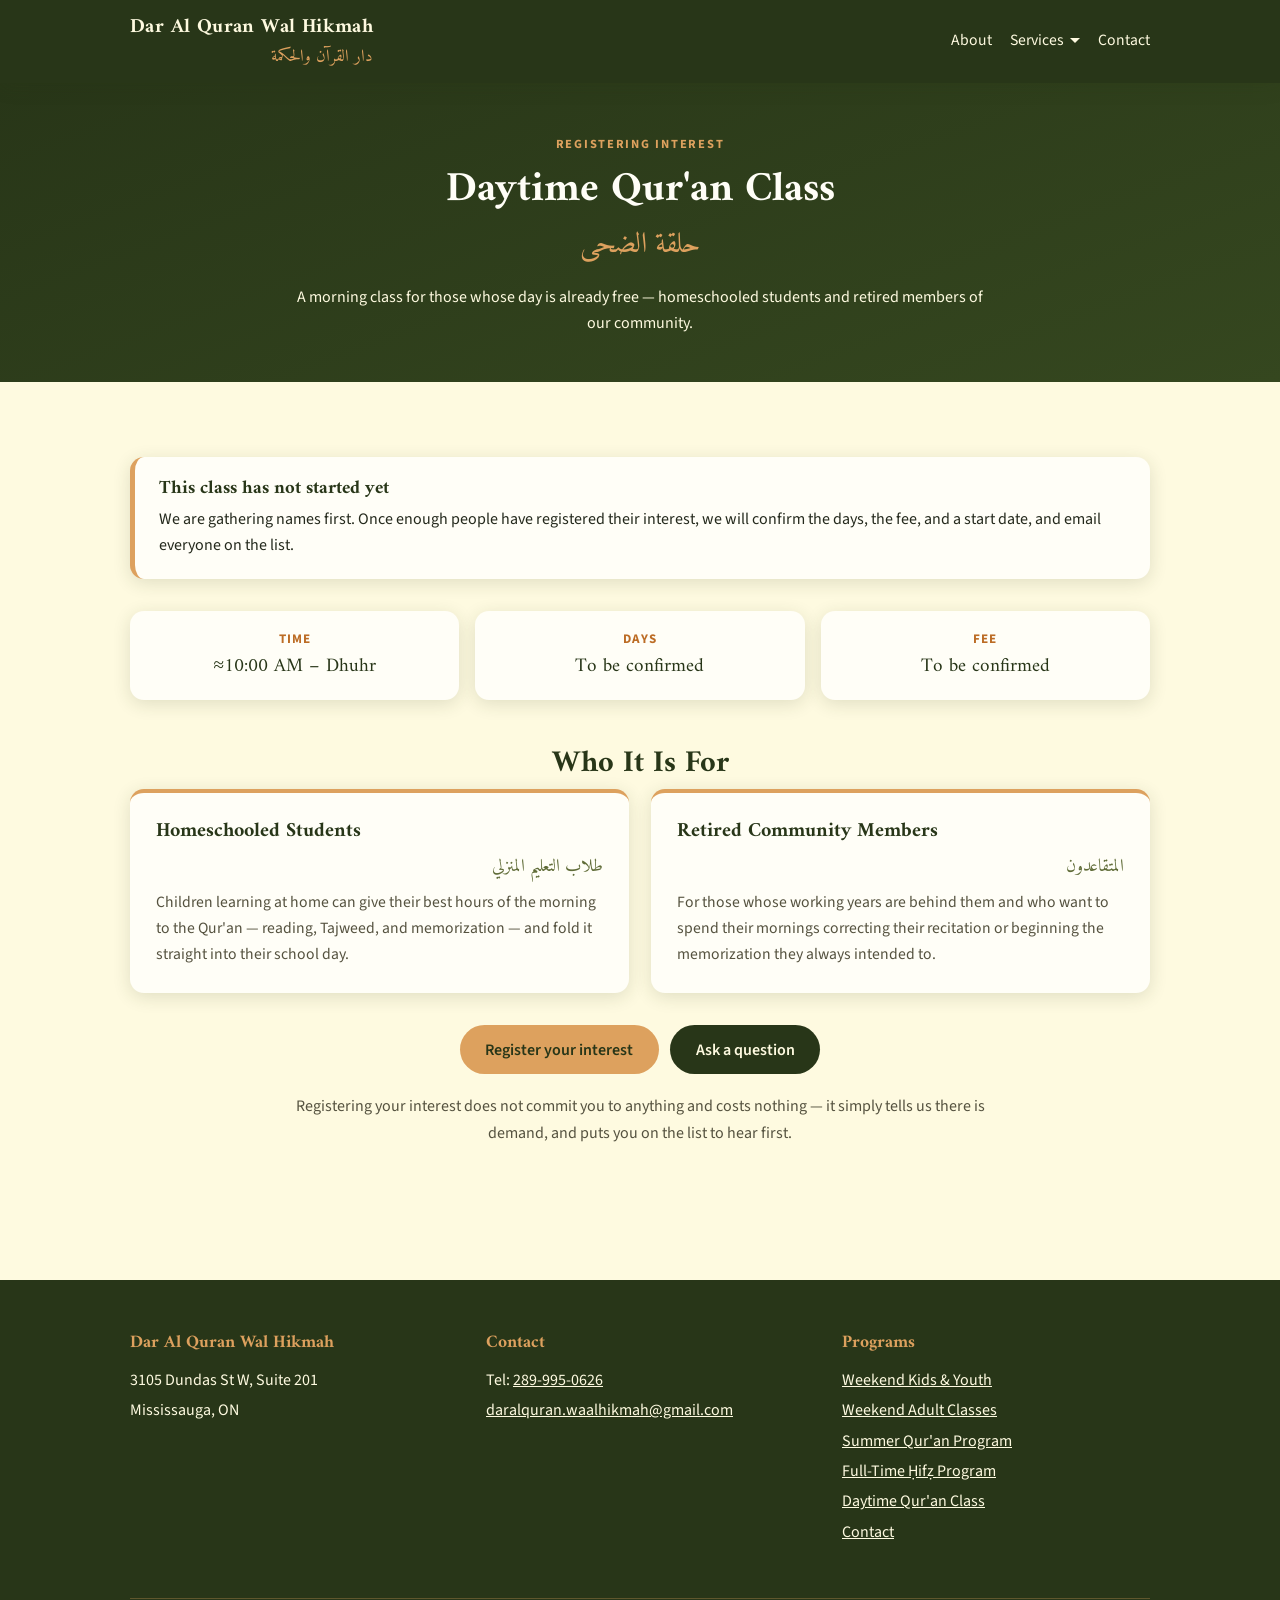
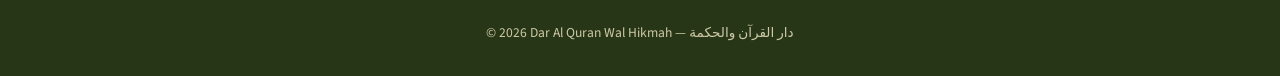
<file: daytime.html>
<!DOCTYPE html>
<html lang="en">
<head>
  <meta charset="UTF-8">
  <meta name="viewport" content="width=device-width, initial-scale=1.0">
  <title>Daytime Qur'an Class | Dar Al Quran Wal Hikmah</title>
  <meta name="description" content="A weekday morning Qur'an class in Mississauga for homeschooled students and retired members of the community, running roughly 10:00 AM until Dhuhr.">
  <link rel="preconnect" href="https://fonts.googleapis.com">
  <link rel="preconnect" href="https://fonts.gstatic.com" crossorigin>
  <link href="https://fonts.googleapis.com/css2?family=Amiri:wght@400;700&family=Source+Sans+3:wght@400;600;700&display=swap" rel="stylesheet">
  <link rel="stylesheet" href="css/style.css">
</head>
<body>

<header class="site-header">
  <div class="container">
    <a class="brand" href="index.html">
      <span class="brand-en">Dar Al Quran Wal Hikmah</span>
      <span class="brand-ar arabic">دار القرآن والحكمة</span>
    </a>
    <input type="checkbox" id="nav-toggle" class="nav-toggle">
    <label for="nav-toggle" class="nav-toggle-label" aria-label="Open menu"><span></span></label>
    <nav class="site-nav">
      <a href="index.html#about">About</a>
      <div class="has-dropdown">
        <button type="button" class="nav-dropdown-toggle" aria-expanded="false" aria-controls="services-menu">Services<span class="caret"></span></button>
        <div class="dropdown-menu" id="services-menu">
          <a href="weekend-kids.html">Weekend Kids &amp; Youth</a>
          <a href="weekend-adults.html">Weekend Adult Classes</a>
          <a href="summer.html">Summer Qur'an Program</a>
          <a href="hifz.html">Full-Time Ḥifẓ Program</a>
          <a href="daytime.html">Daytime Qur'an Class</a>
        </div>
      </div>
      <a href="index.html#contact">Contact</a>
    </nav>
  </div>
</header>

<div class="page-hero" id="top">
  <div class="eyebrow">Registering Interest</div>
  <h1>Daytime Qur'an Class</h1>
  <div class="page-hero-ar arabic">حلقة الضحى</div>
  <p>A morning class for those whose day is already free — homeschooled students and retired members of our community.</p>
</div>

<section>
  <div class="container">
    <div class="callout">
      <h3>This class has not started yet</h3>
      <p>We are gathering names first. Once enough people have registered their interest, we will confirm the days, the fee, and a start date, and email everyone on the list.</p>
    </div>

    <div class="facts" style="margin-top:2rem;">
      <div class="fact"><div class="fact-label">Time</div><div class="fact-value">≈10:00 AM – Dhuhr</div></div>
      <div class="fact"><div class="fact-label">Days</div><div class="fact-value">To be confirmed</div></div>
      <div class="fact"><div class="fact-label">Fee</div><div class="fact-value">To be confirmed</div></div>
    </div>

    <h2 class="section-title" style="margin-top:2.8rem;">Who It Is For</h2>
    <div class="card-grid cols-2">
      <div class="card">
        <h3>Homeschooled Students</h3>
        <div class="card-ar arabic">طلاب التعليم المنزلي</div>
        <p>Children learning at home can give their best hours of the morning to the Qur'an — reading, Tajweed, and memorization — and fold it straight into their school day.</p>
      </div>
      <div class="card">
        <h3>Retired Community Members</h3>
        <div class="card-ar arabic">المتقاعدون</div>
        <p>For those whose working years are behind them and who want to spend their mornings correcting their recitation or beginning the memorization they always intended to.</p>
      </div>
    </div>

    <div class="actions">
      <!-- TODO: replace href with the "register your interest" form for the daytime class -->
      <a class="btn btn-primary" href="mailto:daralquran.waalhikmah@gmail.com?subject=Interest%20in%20the%20Daytime%20Qur'an%20Class">Register your interest</a>
      <a class="btn btn-dark" href="index.html#contact">Ask a question</a>
    </div>
    <p class="section-sub" style="margin-top:1.2rem;">Registering your interest does not commit you to anything and costs nothing — it simply tells us there is demand, and puts you on the list to hear first.</p>
  </div>
</section>

<footer class="site-footer">
  <div class="container">
    <div>
      <h4>Dar Al Quran Wal Hikmah</h4>
      <p>3105 Dundas St W, Suite 201<br>Mississauga, ON</p>
    </div>
    <div>
      <h4>Contact</h4>
      <p>Tel: <a href="tel:+12899950626">289-995-0626</a><br>
      <a href="mailto:daralquran.waalhikmah@gmail.com">daralquran.waalhikmah@gmail.com</a></p>
    </div>
    <div>
      <h4>Programs</h4>
      <p><a href="weekend-kids.html">Weekend Kids &amp; Youth</a><br>
      <a href="weekend-adults.html">Weekend Adult Classes</a><br>
      <a href="summer.html">Summer Qur'an Program</a><br>
      <a href="hifz.html">Full-Time Ḥifẓ Program</a><br>
      <a href="daytime.html">Daytime Qur'an Class</a><br>
      <a href="index.html#contact">Contact</a></p>
    </div>
    <p class="fine">&copy; 2026 Dar Al Quran Wal Hikmah — دار القرآن والحكمة</p>
  </div>
</footer>

<script src="js/site.js"></script>

</body>
</html>
</file>
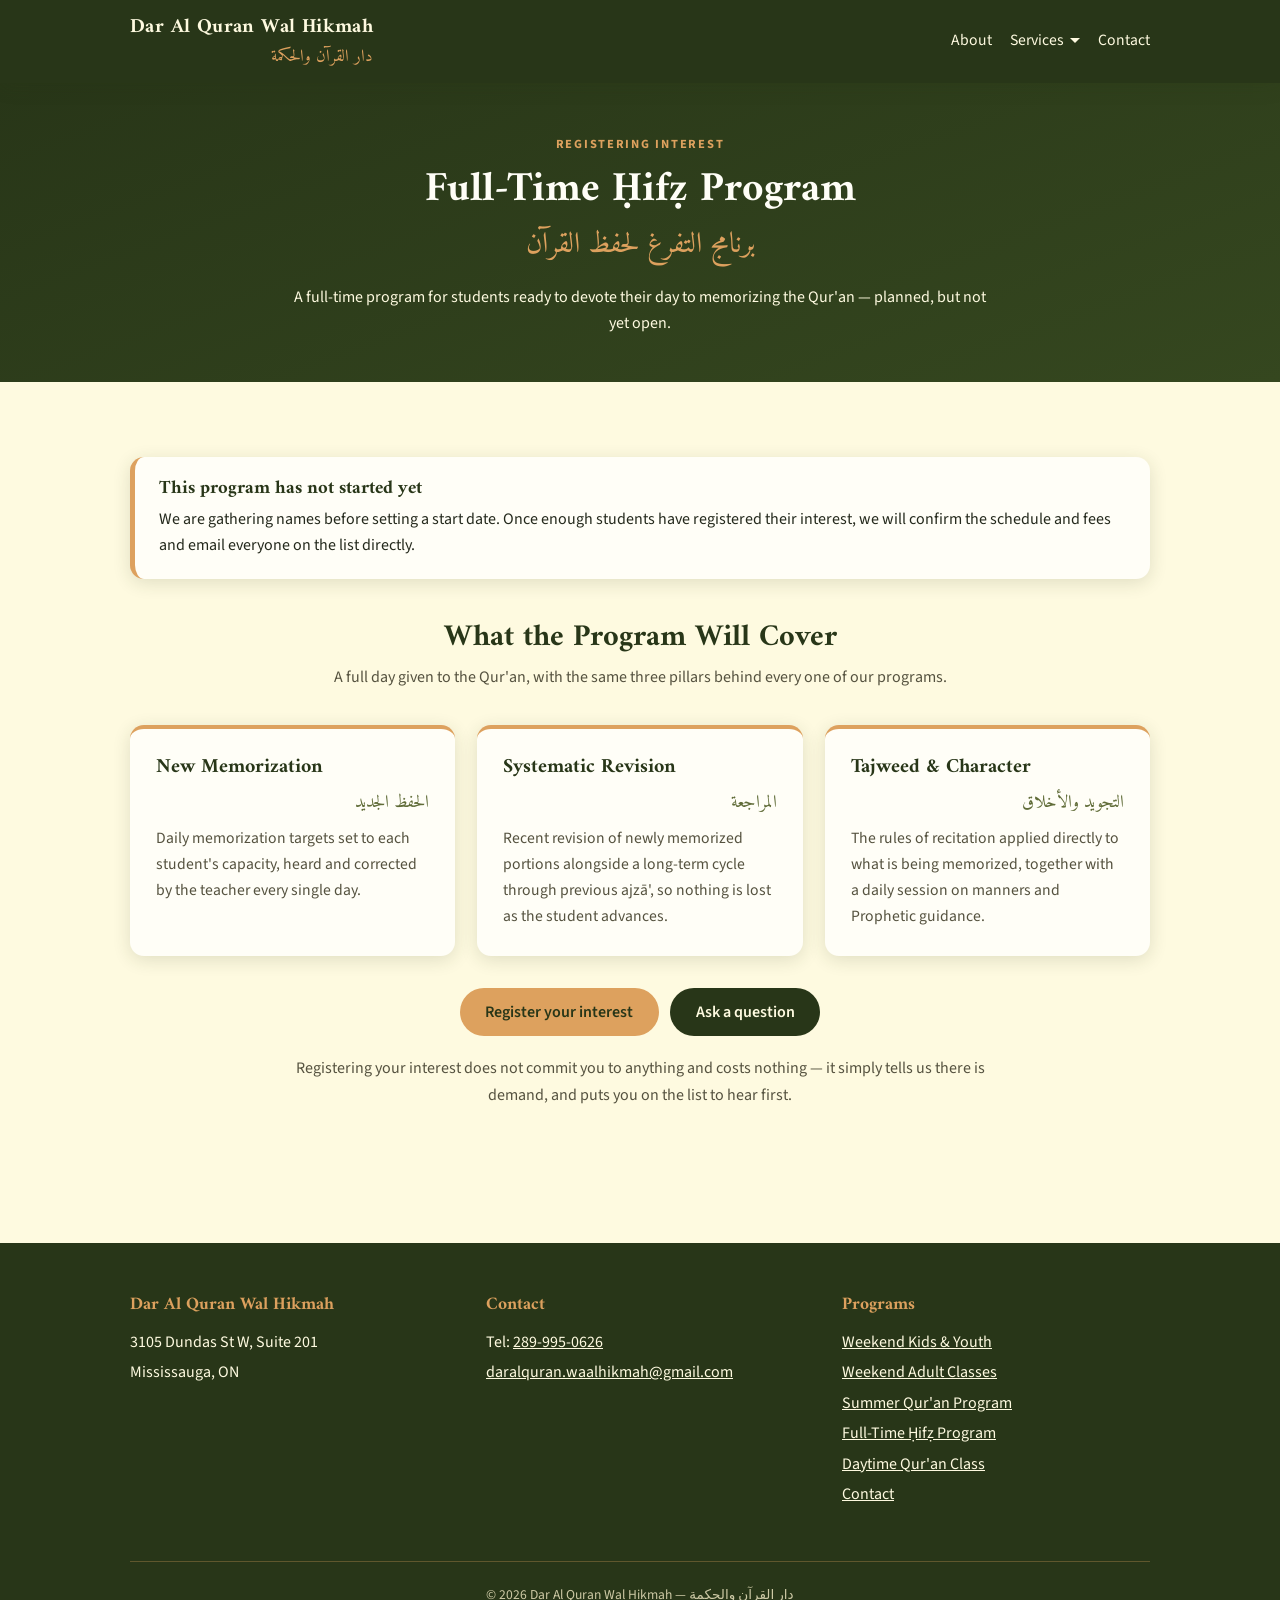
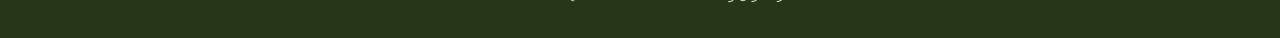
<file: hifz.html>
<!DOCTYPE html>
<html lang="en">
<head>
  <meta charset="UTF-8">
  <meta name="viewport" content="width=device-width, initial-scale=1.0">
  <title>Full-Time Ḥifẓ Program | Dar Al Quran Wal Hikmah</title>
  <meta name="description" content="A full-time Qur'an memorization program in Mississauga, opening once we have enough students. Register your interest and we will contact you when dates are set.">
  <link rel="preconnect" href="https://fonts.googleapis.com">
  <link rel="preconnect" href="https://fonts.gstatic.com" crossorigin>
  <link href="https://fonts.googleapis.com/css2?family=Amiri:wght@400;700&family=Source+Sans+3:wght@400;600;700&display=swap" rel="stylesheet">
  <link rel="stylesheet" href="css/style.css">
</head>
<body>

<header class="site-header">
  <div class="container">
    <a class="brand" href="index.html">
      <span class="brand-en">Dar Al Quran Wal Hikmah</span>
      <span class="brand-ar arabic">دار القرآن والحكمة</span>
    </a>
    <input type="checkbox" id="nav-toggle" class="nav-toggle">
    <label for="nav-toggle" class="nav-toggle-label" aria-label="Open menu"><span></span></label>
    <nav class="site-nav">
      <a href="index.html#about">About</a>
      <div class="has-dropdown">
        <button type="button" class="nav-dropdown-toggle" aria-expanded="false" aria-controls="services-menu">Services<span class="caret"></span></button>
        <div class="dropdown-menu" id="services-menu">
          <a href="weekend-kids.html">Weekend Kids &amp; Youth</a>
          <a href="weekend-adults.html">Weekend Adult Classes</a>
          <a href="summer.html">Summer Qur'an Program</a>
          <a href="hifz.html">Full-Time Ḥifẓ Program</a>
          <a href="daytime.html">Daytime Qur'an Class</a>
        </div>
      </div>
      <a href="index.html#contact">Contact</a>
    </nav>
  </div>
</header>

<div class="page-hero" id="top">
  <div class="eyebrow">Registering Interest</div>
  <h1>Full-Time Ḥifẓ Program</h1>
  <div class="page-hero-ar arabic">برنامج التفرغ لحفظ القرآن</div>
  <p>A full-time program for students ready to devote their day to memorizing the Qur'an — planned, but not yet open.</p>
</div>

<section>
  <div class="container">
    <div class="callout">
      <h3>This program has not started yet</h3>
      <p>We are gathering names before setting a start date. Once enough students have registered their interest, we will confirm the schedule and fees and email everyone on the list directly.</p>
    </div>

    <h2 class="section-title" style="margin-top:2.5rem;">What the Program Will Cover</h2>
    <p class="section-sub">A full day given to the Qur'an, with the same three pillars behind every one of our programs.</p>
    <div class="card-grid">
      <div class="card">
        <h3>New Memorization</h3>
        <div class="card-ar arabic">الحفظ الجديد</div>
        <p>Daily memorization targets set to each student's capacity, heard and corrected by the teacher every single day.</p>
      </div>
      <div class="card">
        <h3>Systematic Revision</h3>
        <div class="card-ar arabic">المراجعة</div>
        <p>Recent revision of newly memorized portions alongside a long-term cycle through previous ajzā', so nothing is lost as the student advances.</p>
      </div>
      <div class="card">
        <h3>Tajweed &amp; Character</h3>
        <div class="card-ar arabic">التجويد والأخلاق</div>
        <p>The rules of recitation applied directly to what is being memorized, together with a daily session on manners and Prophetic guidance.</p>
      </div>
    </div>

    <div class="actions">
      <!-- TODO: replace href with the "register your interest" form for the full-time Hifz program -->
      <a class="btn btn-primary" href="mailto:daralquran.waalhikmah@gmail.com?subject=Interest%20in%20the%20Full-Time%20Hifz%20Program">Register your interest</a>
      <a class="btn btn-dark" href="index.html#contact">Ask a question</a>
    </div>
    <p class="section-sub" style="margin-top:1.2rem;">Registering your interest does not commit you to anything and costs nothing — it simply tells us there is demand, and puts you on the list to hear first.</p>
  </div>
</section>

<footer class="site-footer">
  <div class="container">
    <div>
      <h4>Dar Al Quran Wal Hikmah</h4>
      <p>3105 Dundas St W, Suite 201<br>Mississauga, ON</p>
    </div>
    <div>
      <h4>Contact</h4>
      <p>Tel: <a href="tel:+12899950626">289-995-0626</a><br>
      <a href="mailto:daralquran.waalhikmah@gmail.com">daralquran.waalhikmah@gmail.com</a></p>
    </div>
    <div>
      <h4>Programs</h4>
      <p><a href="weekend-kids.html">Weekend Kids &amp; Youth</a><br>
      <a href="weekend-adults.html">Weekend Adult Classes</a><br>
      <a href="summer.html">Summer Qur'an Program</a><br>
      <a href="hifz.html">Full-Time Ḥifẓ Program</a><br>
      <a href="daytime.html">Daytime Qur'an Class</a><br>
      <a href="index.html#contact">Contact</a></p>
    </div>
    <p class="fine">&copy; 2026 Dar Al Quran Wal Hikmah — دار القرآن والحكمة</p>
  </div>
</footer>

<script src="js/site.js"></script>

</body>
</html>
</file>
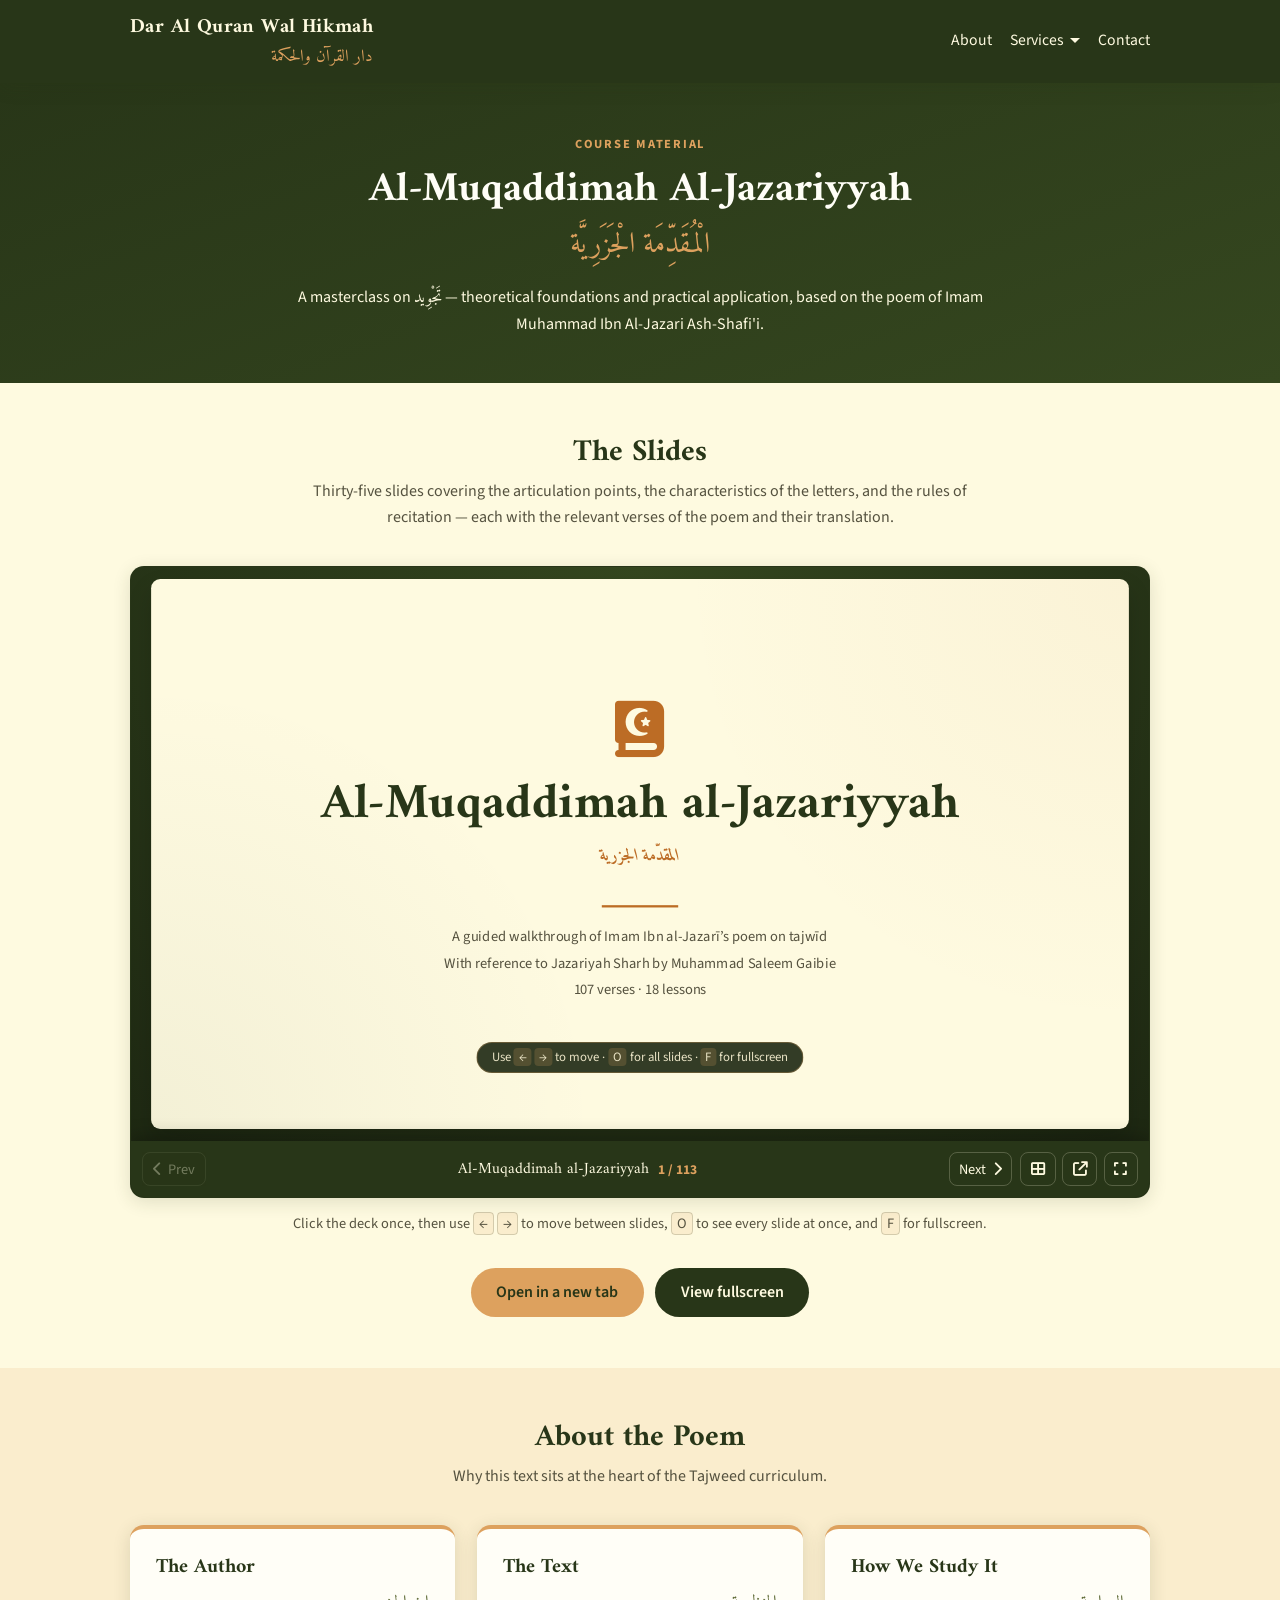
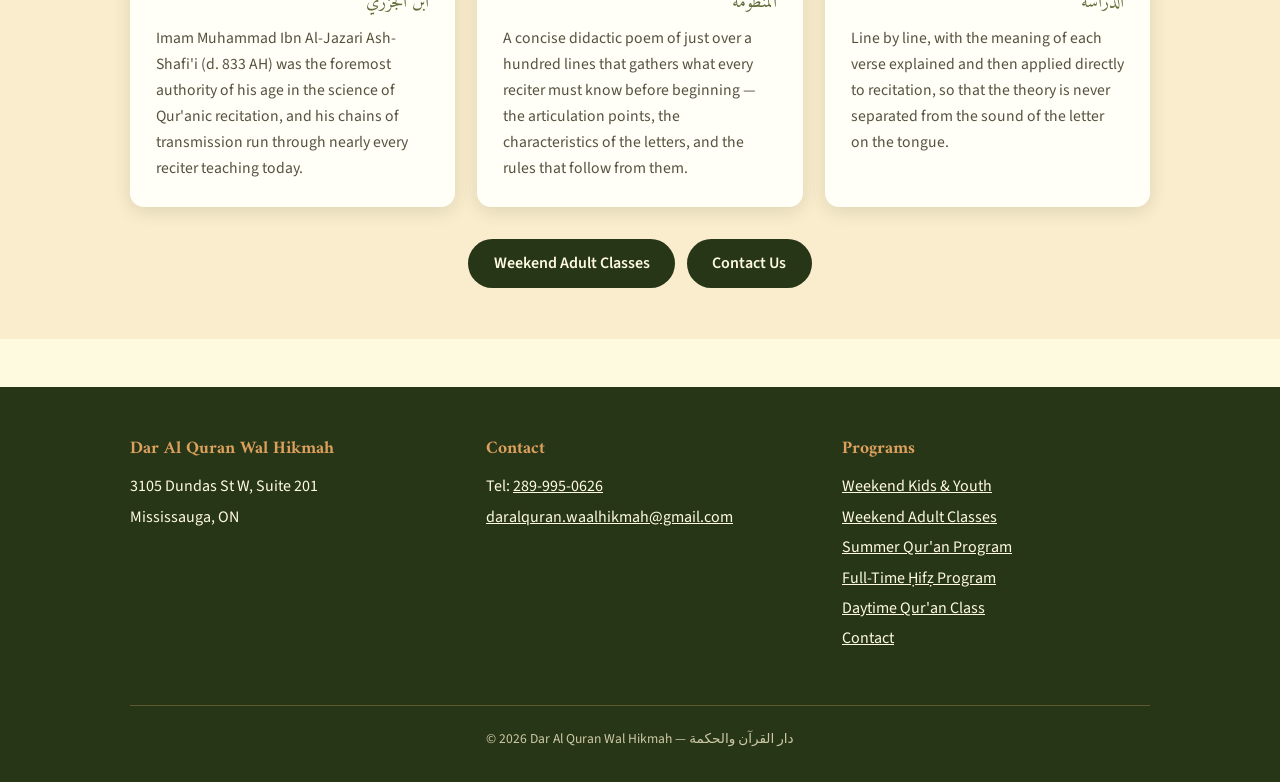
<file: jazariyah.html>
<!DOCTYPE html>
<html lang="en">
<head>
  <meta charset="UTF-8">
  <meta name="viewport" content="width=device-width, initial-scale=1.0">
  <title>Al-Muqaddimah Al-Jazariyyah — Tajweed Masterclass | Dar Al Quran Wal Hikmah</title>
  <meta name="description" content="A 35-slide masterclass on Tajweed based on the poem of Imam Muhammad Ibn Al-Jazari, taught at Dar Al Quran Wal Hikmah.">
  <meta name="robots" content="noindex">
  <link rel="preconnect" href="https://fonts.googleapis.com">
  <link rel="preconnect" href="https://fonts.gstatic.com" crossorigin>
  <link href="https://fonts.googleapis.com/css2?family=Amiri:wght@400;700&family=Source+Sans+3:wght@400;600;700&display=swap" rel="stylesheet">
  <link rel="stylesheet" href="css/style.css">
</head>
<body>

<header class="site-header">
  <div class="container">
    <a class="brand" href="index.html">
      <span class="brand-en">Dar Al Quran Wal Hikmah</span>
      <span class="brand-ar arabic">دار القرآن والحكمة</span>
    </a>
    <input type="checkbox" id="nav-toggle" class="nav-toggle">
    <label for="nav-toggle" class="nav-toggle-label" aria-label="Open menu"><span></span></label>
    <nav class="site-nav">
      <a href="index.html#about">About</a>
      <div class="has-dropdown">
        <button type="button" class="nav-dropdown-toggle" aria-expanded="false" aria-controls="services-menu">Services<span class="caret"></span></button>
        <div class="dropdown-menu" id="services-menu">
          <a href="weekend-kids.html">Weekend Kids &amp; Youth</a>
          <a href="weekend-adults.html">Weekend Adult Classes</a>
          <a href="summer.html">Summer Qur'an Program</a>
          <a href="hifz.html">Full-Time Ḥifẓ Program</a>
          <a href="daytime.html">Daytime Qur'an Class</a>
        </div>
      </div>
      <a href="index.html#contact">Contact</a>
    </nav>
  </div>
</header>

<div class="page-hero" id="top">
  <div class="eyebrow">Course Material</div>
  <h1>Al-Muqaddimah Al-Jazariyyah</h1>
  <div class="page-hero-ar arabic">الْمُقَدِّمَة الْجَزَرِيَّة</div>
  <p>A masterclass on <span class="arabic">تَجْوِيد</span> — theoretical foundations and practical application, based on the poem of Imam Muhammad Ibn Al-Jazari Ash-Shafi'i.</p>
</div>

<section id="slides">
  <div class="container">
    <h2 class="section-title">The Slides</h2>
    <p class="section-sub">Thirty-five slides covering the articulation points, the characteristics of the letters, and the rules of recitation — each with the relevant verses of the poem and their translation.</p>

    <div class="deck-embed" id="deckEmbed">
      <iframe
        id="deckFrame"
        src="slides/jazariyah/"
        title="Al-Muqaddimah Al-Jazariyyah — slide deck"
        allowfullscreen
        loading="lazy"></iframe>
    </div>

    <p class="deck-note">
      Click the deck once, then use <kbd>&larr;</kbd> <kbd>&rarr;</kbd> to move between slides,
      <kbd>O</kbd> to see every slide at once, and <kbd>F</kbd> for fullscreen.
    </p>

    <div class="actions">
      <a class="btn btn-primary" href="slides/jazariyah/" target="_blank" rel="noopener">Open in a new tab</a>
      <button class="btn btn-dark" id="deckFsBtn" type="button">View fullscreen</button>
    </div>
  </div>
</section>

<section class="alt" id="about-poem">
  <div class="container">
    <h2 class="section-title">About the Poem</h2>
    <p class="section-sub">Why this text sits at the heart of the Tajweed curriculum.</p>
    <div class="card-grid">
      <div class="card">
        <h3>The Author</h3>
        <div class="card-ar arabic">ابن الجزري</div>
        <p>Imam Muhammad Ibn Al-Jazari Ash-Shafi'i (d. 833 AH) was the foremost authority of his age in the science of Qur'anic recitation, and his chains of transmission run through nearly every reciter teaching today.</p>
      </div>
      <div class="card">
        <h3>The Text</h3>
        <div class="card-ar arabic">المنظومة</div>
        <p>A concise didactic poem of just over a hundred lines that gathers what every reciter must know before beginning — the articulation points, the characteristics of the letters, and the rules that follow from them.</p>
      </div>
      <div class="card">
        <h3>How We Study It</h3>
        <div class="card-ar arabic">الدراسة</div>
        <p>Line by line, with the meaning of each verse explained and then applied directly to recitation, so that the theory is never separated from the sound of the letter on the tongue.</p>
      </div>
    </div>

    <div class="actions">
      <a class="btn btn-dark" href="weekend-adults.html">Weekend Adult Classes</a>
      <a class="btn btn-dark" href="index.html#contact">Contact Us</a>
    </div>
  </div>
</section>

<footer class="site-footer">
  <div class="container">
    <div>
      <h4>Dar Al Quran Wal Hikmah</h4>
      <p>3105 Dundas St W, Suite 201<br>Mississauga, ON</p>
    </div>
    <div>
      <h4>Contact</h4>
      <p>Tel: <a href="tel:+12899950626">289-995-0626</a><br>
      <a href="mailto:daralquran.waalhikmah@gmail.com">daralquran.waalhikmah@gmail.com</a></p>
    </div>
    <div>
      <h4>Programs</h4>
      <p><a href="weekend-kids.html">Weekend Kids &amp; Youth</a><br>
      <a href="weekend-adults.html">Weekend Adult Classes</a><br>
      <a href="summer.html">Summer Qur'an Program</a><br>
      <a href="hifz.html">Full-Time Ḥifẓ Program</a><br>
      <a href="daytime.html">Daytime Qur'an Class</a><br>
      <a href="index.html#contact">Contact</a></p>
    </div>
    <p class="fine">&copy; 2026 Dar Al Quran Wal Hikmah — دار القرآن والحكمة</p>
  </div>
</footer>

<script src="js/site.js"></script>
<script>
  // Fullscreen the embedded deck; fall back to opening it in a new tab
  const embed = document.getElementById('deckEmbed');
  document.getElementById('deckFsBtn').addEventListener('click', () => {
    const req = embed.requestFullscreen || embed.webkitRequestFullscreen;
    if (req) {
      req.call(embed);
      document.getElementById('deckFrame').focus();
    } else {
      window.open('slides/jazariyah/', '_blank', 'noopener');
    }
  });
</script>

</body>
</html>
</file>
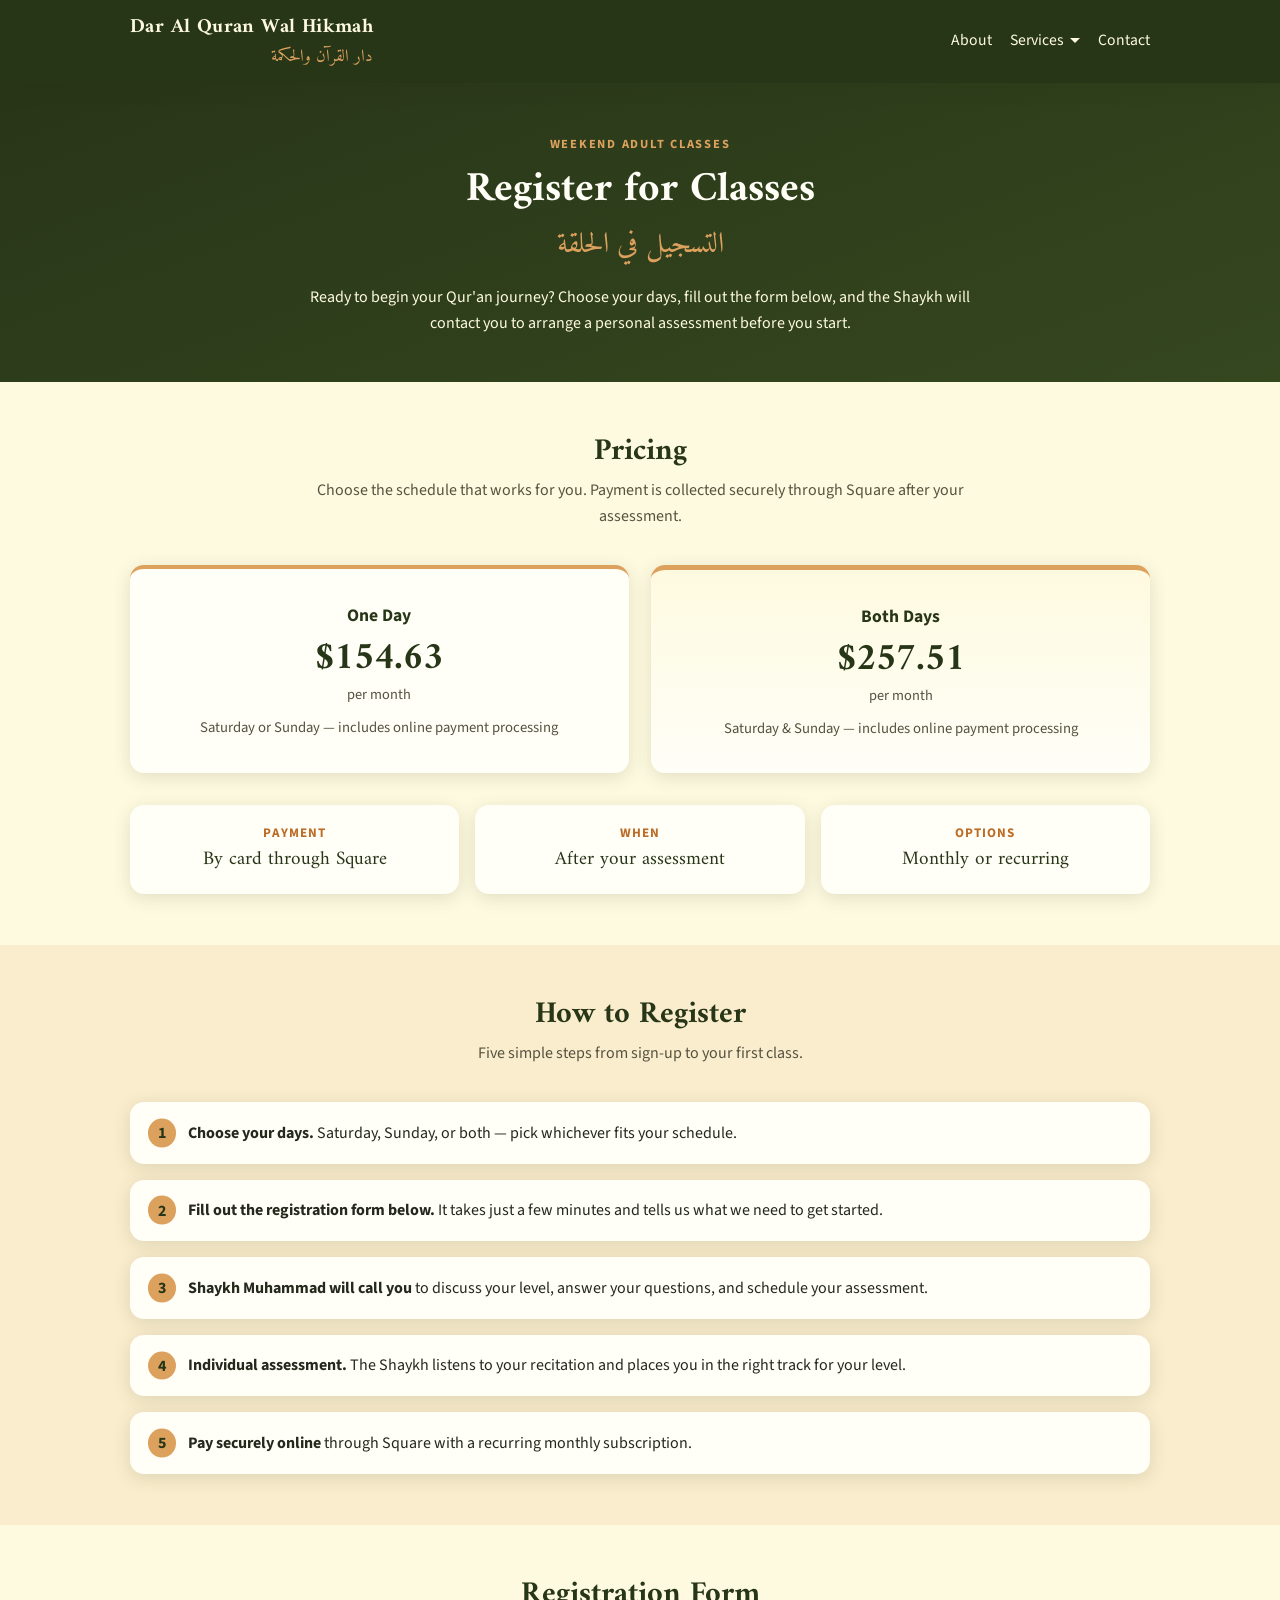
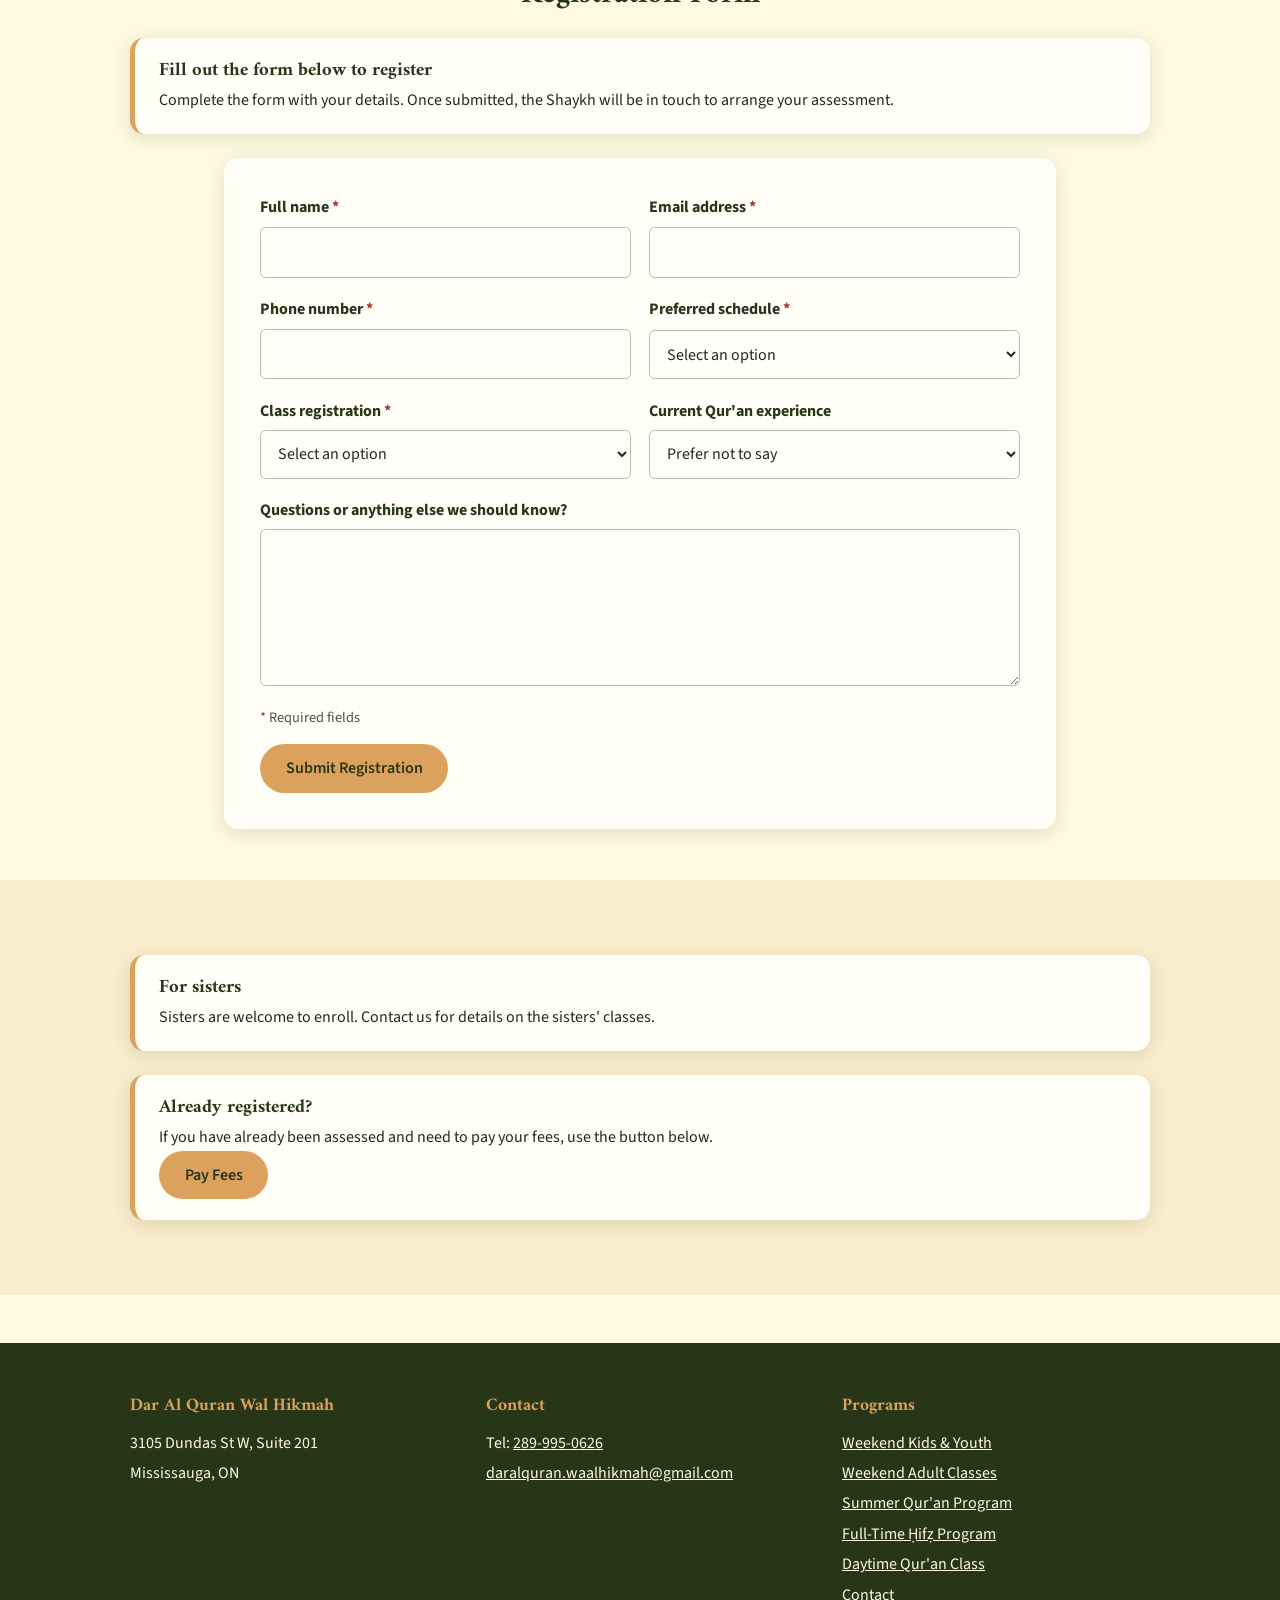
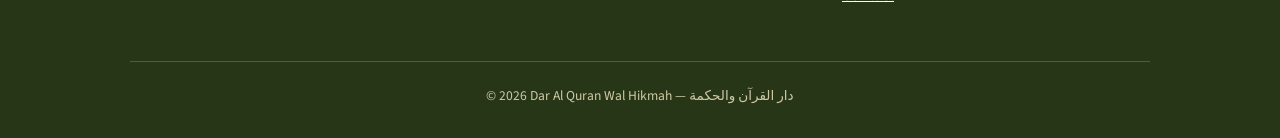
<file: register-adults.html>
<!DOCTYPE html>
<html lang="en">
<head>
  <meta charset="UTF-8">
  <meta name="viewport" content="width=device-width, initial-scale=1.0">
  <title>Register for Weekend Adult Classes | Dar Al Quran Wal Hikmah</title>
  <meta name="description" content="Register for weekend Qur'an and Tajweed classes for adults at Dar Al Quran Wal Hikmah in Mississauga — choose your days, fill out the form, and get assessed by the Shaykh.">
  <link rel="preconnect" href="https://fonts.googleapis.com">
  <link rel="preconnect" href="https://fonts.gstatic.com" crossorigin>
  <link href="https://fonts.googleapis.com/css2?family=Amiri:wght@400;700&family=Source+Sans+3:wght@400;600;700&display=swap" rel="stylesheet">
  <link rel="stylesheet" href="css/style.css">
</head>
<body>

<header class="site-header">
  <div class="container">
    <a class="brand" href="index.html">
      <span class="brand-en">Dar Al Quran Wal Hikmah</span>
      <span class="brand-ar arabic">دار القرآن والحكمة</span>
    </a>
    <input type="checkbox" id="nav-toggle" class="nav-toggle">
    <label for="nav-toggle" class="nav-toggle-label" aria-label="Open menu"><span></span></label>
    <nav class="site-nav">
      <a href="index.html#about">About</a>
      <div class="has-dropdown">
        <button type="button" class="nav-dropdown-toggle" aria-expanded="false" aria-controls="services-menu">Services<span class="caret"></span></button>
        <div class="dropdown-menu" id="services-menu">
          <a href="weekend-kids.html">Weekend Kids &amp; Youth</a>
          <a href="weekend-adults.html">Weekend Adult Classes</a>
          <a href="summer.html">Summer Qur'an Program</a>
          <a href="hifz.html">Full-Time Ḥifẓ Program</a>
          <a href="daytime.html">Daytime Qur'an Class</a>
        </div>
      </div>
      <a href="index.html#contact">Contact</a>
    </nav>
  </div>
</header>

<div class="page-hero" id="top">
  <div class="eyebrow">Weekend Adult Classes</div>
  <h1>Register for Classes</h1>
  <div class="page-hero-ar arabic">التسجيل في الحلقة</div>
  <p>Ready to begin your Qur'an journey? Choose your days, fill out the form below, and the Shaykh will contact you to arrange a personal assessment before you start.</p>
</div>

<section>
  <div class="container">
    <h2 class="section-title">Pricing</h2>
    <p class="section-sub">Choose the schedule that works for you. Payment is collected securely through Square after your assessment.</p>

    <div class="pricing-grid">
      <div class="pricing-card">
        <div class="price-label">One Day</div>
        <div class="price">$154.63</div>
        <div class="price-period">per month</div>
        <div class="price-detail">Saturday or Sunday — includes online payment processing</div>
      </div>
      <div class="pricing-card featured">
        <div class="price-label">Both Days</div>
        <div class="price">$257.51</div>
        <div class="price-period">per month</div>
        <div class="price-detail">Saturday &amp; Sunday — includes online payment processing</div>
      </div>
    </div>

    <div class="facts">
      <div class="fact"><div class="fact-label">Payment</div><div class="fact-value">By card through Square</div></div>
      <div class="fact"><div class="fact-label">When</div><div class="fact-value">After your assessment</div></div>
      <div class="fact"><div class="fact-label">Options</div><div class="fact-value">Monthly or recurring</div></div>
    </div>
  </div>
</section>

<section class="alt">
  <div class="container">
    <h2 class="section-title">How to Register</h2>
    <p class="section-sub">Five simple steps from sign-up to your first class.</p>

    <ol class="steps">
      <li><strong>Choose your days.</strong> Saturday, Sunday, or both — pick whichever fits your schedule.</li>
      <li><strong>Fill out the registration form below.</strong> It takes just a few minutes and tells us what we need to get started.</li>
      <li><strong>Shaykh Muhammad will call you</strong> to discuss your level, answer your questions, and schedule your assessment.</li>
      <li><strong>Individual assessment.</strong> The Shaykh listens to your recitation and places you in the right track for your level.</li>
      <li><strong>Pay securely online</strong> through Square with a recurring monthly subscription.</li>
    </ol>
  </div>
</section>

<section>
  <div class="container">
    <h2 class="section-title">Registration Form</h2>

    <div class="callout">
      <h3>Fill out the form below to register</h3>
      <p>Complete the form with your details. Once submitted, the Shaykh will be in touch to arrange your assessment.</p>
    </div>

    <form class="registration-form" action="https://formsubmit.co/daralquran.waalhikmah@gmail.com" method="POST">
      <input type="hidden" name="_subject" value="New Adult Quran Class Registration">
      <input type="hidden" name="_template" value="table">
      <input type="text" name="_honey" class="website-field" tabindex="-1" autocomplete="off" aria-hidden="true">

      <div class="form-grid">
        <div class="form-field">
          <label for="full-name">Full name <span aria-hidden="true">*</span></label>
          <input id="full-name" name="Full name" type="text" autocomplete="name" required>
        </div>
        <div class="form-field">
          <label for="email">Email address <span aria-hidden="true">*</span></label>
          <input id="email" name="Email address" type="email" autocomplete="email" required>
        </div>
        <div class="form-field">
          <label for="phone">Phone number <span aria-hidden="true">*</span></label>
          <input id="phone" name="Phone number" type="tel" autocomplete="tel" required>
        </div>
        <div class="form-field">
          <label for="schedule">Preferred schedule <span aria-hidden="true">*</span></label>
          <select id="schedule" name="Preferred schedule" required>
            <option value="" selected disabled>Select an option</option>
            <option>Saturday</option>
            <option>Sunday</option>
            <option>Saturday and Sunday</option>
          </select>
        </div>
        <div class="form-field">
          <label for="student-group">Class registration <span aria-hidden="true">*</span></label>
          <select id="student-group" name="Class registration" required>
            <option value="" selected disabled>Select an option</option>
            <option>Brothers' class</option>
            <option>Sisters' class</option>
          </select>
        </div>
        <div class="form-field">
          <label for="experience">Current Qur'an experience</label>
          <select id="experience" name="Current Qur'an experience">
            <option value="" selected>Prefer not to say</option>
            <option>Beginning to read Qur'an</option>
            <option>Can read Qur'an and want to improve Tajweed</option>
            <option>Memorizing Qur'an</option>
            <option>Studying Tajweed or Qira'at</option>
          </select>
        </div>
        <div class="form-field form-field-wide">
          <label for="notes">Questions or anything else we should know?</label>
          <textarea id="notes" name="Notes" rows="5"></textarea>
        </div>
      </div>

      <p class="form-required"><span aria-hidden="true">*</span> Required fields</p>
      <button class="btn btn-primary" type="submit">Submit Registration</button>
    </form>
  </div>
</section>

<section class="alt">
  <div class="container">
    <div class="callout">
      <h3>For sisters</h3>
      <p>Sisters are welcome to enroll. Contact us for details on the sisters' classes.</p>
    </div>

    <div class="callout">
      <h3>Already registered?</h3>
      <p>If you have already been assessed and need to pay your fees, use the button below.</p>
      <button class="btn btn-primary" type="button" data-pay-trigger>Pay Fees</button>
    </div>
  </div>
</section>

<footer class="site-footer">
  <div class="container">
    <div>
      <h4>Dar Al Quran Wal Hikmah</h4>
      <p>3105 Dundas St W, Suite 201<br>Mississauga, ON</p>
    </div>
    <div>
      <h4>Contact</h4>
      <p>Tel: <a href="tel:+12899950626">289-995-0626</a><br>
      <a href="mailto:daralquran.waalhikmah@gmail.com">daralquran.waalhikmah@gmail.com</a></p>
    </div>
    <div>
      <h4>Programs</h4>
      <p><a href="weekend-kids.html">Weekend Kids &amp; Youth</a><br>
      <a href="weekend-adults.html">Weekend Adult Classes</a><br>
      <a href="summer.html">Summer Qur'an Program</a><br>
      <a href="hifz.html">Full-Time Ḥifẓ Program</a><br>
      <a href="daytime.html">Daytime Qur'an Class</a><br>
      <a href="index.html#contact">Contact</a></p>
    </div>
    <p class="fine">&copy; 2026 Dar Al Quran Wal Hikmah — دار القرآن والحكمة</p>
  </div>
</footer>

<div class="modal-backdrop" id="payModal" hidden>
  <div class="modal" role="dialog" aria-modal="true" aria-labelledby="payModalTitle">
    <button class="modal-close" type="button" data-modal-close aria-label="Close payment window">&times;</button>
    <h3 id="payModalTitle">Before you pay</h3>
    <p>Please do not pay until you have been assessed by Shaykh Muhammad. The assessment decides which track you join, and it needs to happen first.</p>
    <p>If you have not been assessed yet, go back and <a href="index.html#contact">contact us</a> to arrange it. If you have, choose the schedule approved at your assessment.</p>
    <p data-payment-unavailable>If your approved payment option is not shown below, please <a href="index.html#contact">contact us</a>.</p>
    <div class="modal-actions">
      <a class="btn btn-primary" data-square-payment="adultOneDay" href="#" target="_blank" rel="noopener" hidden>One day per week</a>
      <a class="btn btn-primary" data-square-payment="adultBothDays" href="#" target="_blank" rel="noopener" hidden>Two days per week</a>
    </div>
  </div>
</div>

<script src="js/site.js"></script>

</body>
</html>
</file>
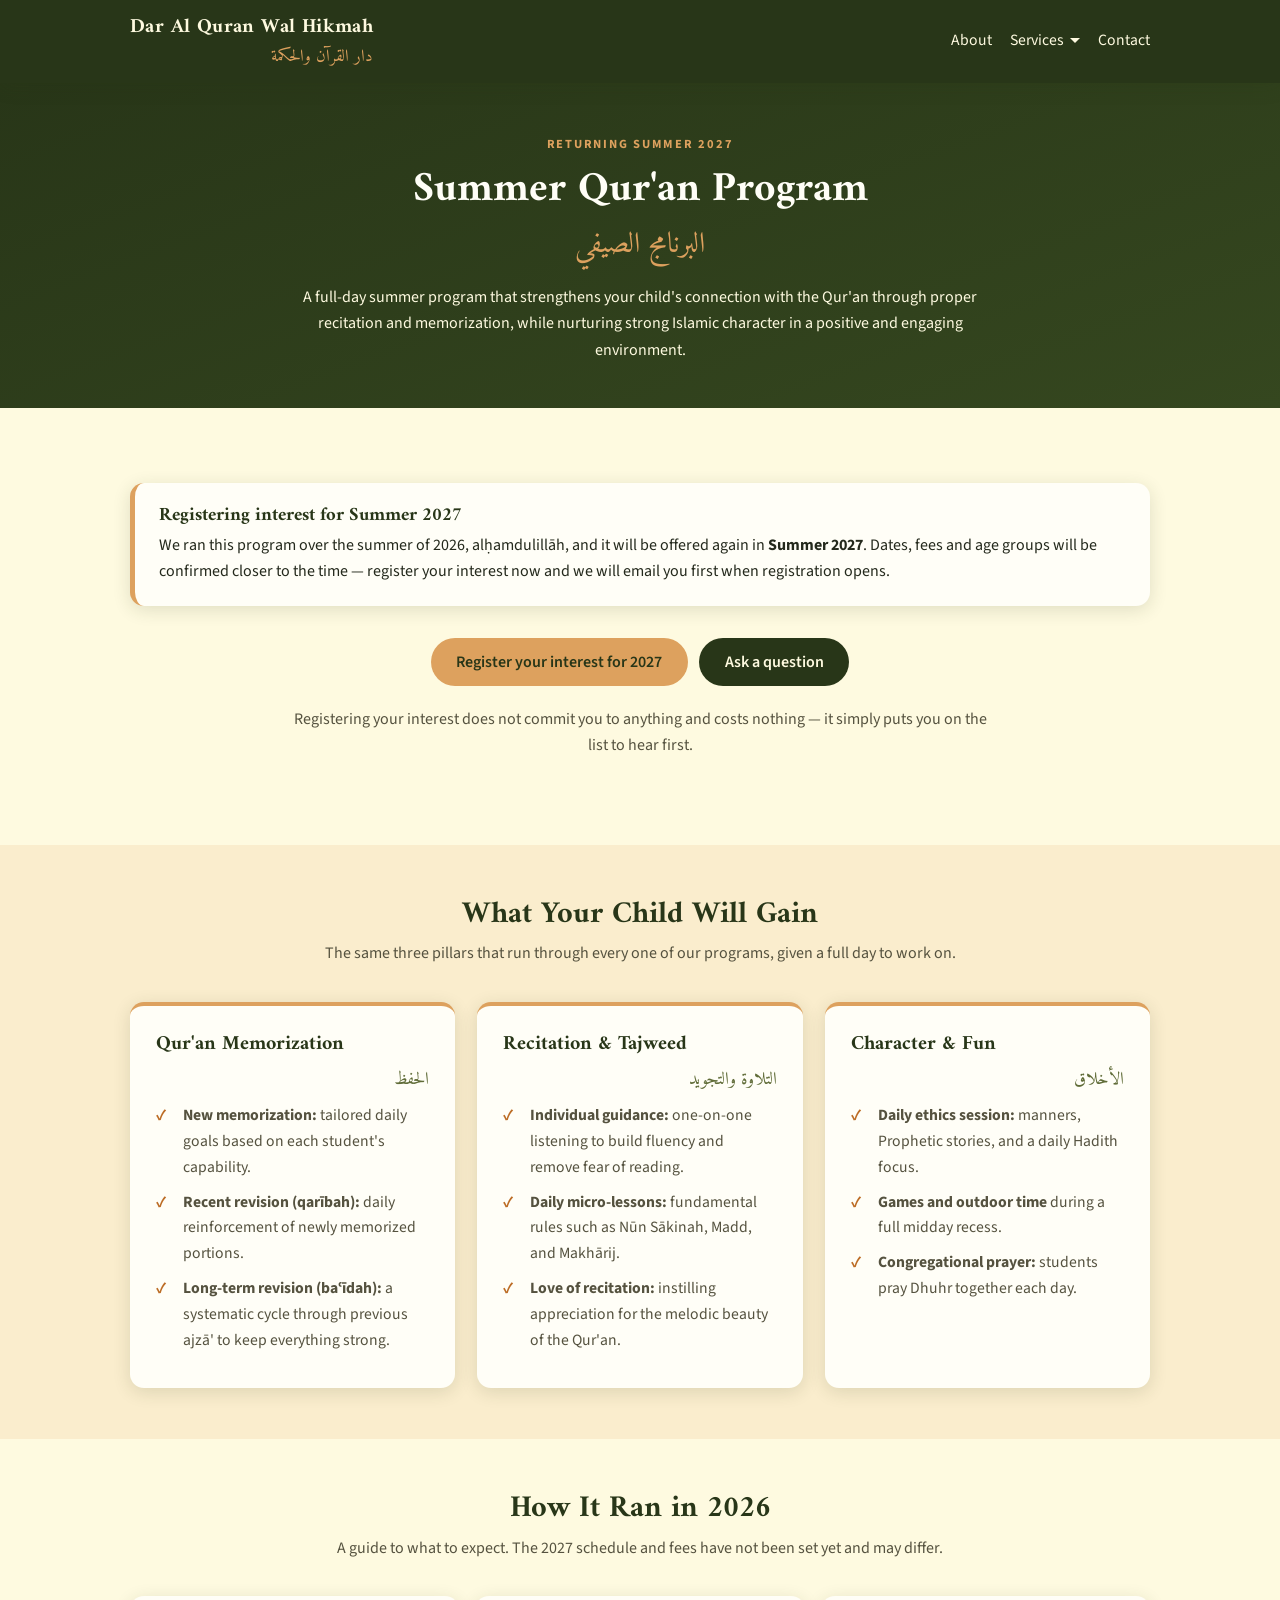
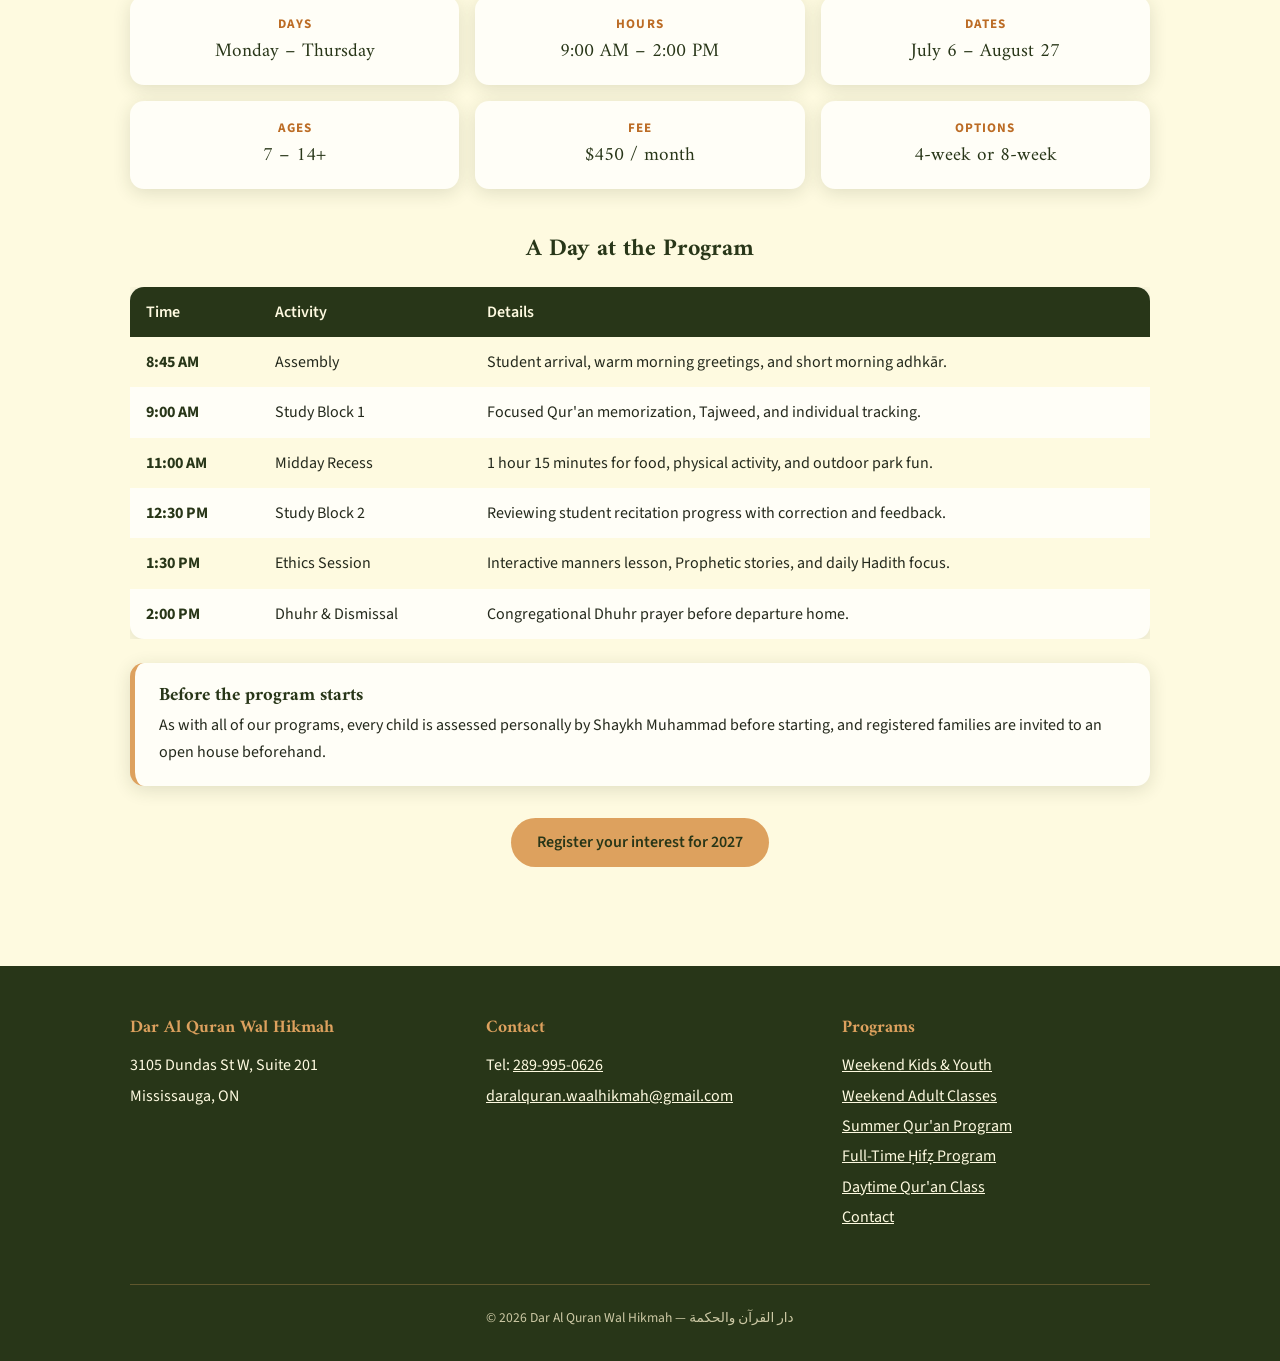
<file: summer.html>
<!DOCTYPE html>
<html lang="en">
<head>
  <meta charset="UTF-8">
  <meta name="viewport" content="width=device-width, initial-scale=1.0">
  <title>Summer Qur'an Program 2027 | Dar Al Quran Wal Hikmah</title>
  <meta name="description" content="Our full-day summer Qur'an program for children in Mississauga returns in Summer 2027. Register your interest now and we will contact you as soon as dates are confirmed.">
  <link rel="preconnect" href="https://fonts.googleapis.com">
  <link rel="preconnect" href="https://fonts.gstatic.com" crossorigin>
  <link href="https://fonts.googleapis.com/css2?family=Amiri:wght@400;700&family=Source+Sans+3:wght@400;600;700&display=swap" rel="stylesheet">
  <link rel="stylesheet" href="css/style.css">
</head>
<body>

<header class="site-header">
  <div class="container">
    <a class="brand" href="index.html">
      <span class="brand-en">Dar Al Quran Wal Hikmah</span>
      <span class="brand-ar arabic">دار القرآن والحكمة</span>
    </a>
    <input type="checkbox" id="nav-toggle" class="nav-toggle">
    <label for="nav-toggle" class="nav-toggle-label" aria-label="Open menu"><span></span></label>
    <nav class="site-nav">
      <a href="index.html#about">About</a>
      <div class="has-dropdown">
        <button type="button" class="nav-dropdown-toggle" aria-expanded="false" aria-controls="services-menu">Services<span class="caret"></span></button>
        <div class="dropdown-menu" id="services-menu">
          <a href="weekend-kids.html">Weekend Kids &amp; Youth</a>
          <a href="weekend-adults.html">Weekend Adult Classes</a>
          <a href="summer.html">Summer Qur'an Program</a>
          <a href="hifz.html">Full-Time Ḥifẓ Program</a>
          <a href="daytime.html">Daytime Qur'an Class</a>
        </div>
      </div>
      <a href="index.html#contact">Contact</a>
    </nav>
  </div>
</header>

<div class="page-hero" id="top">
  <div class="eyebrow">Returning Summer 2027</div>
  <h1>Summer Qur'an Program</h1>
  <div class="page-hero-ar arabic">البرنامج الصيفي</div>
  <p>A full-day summer program that strengthens your child's connection with the Qur'an through proper recitation and memorization, while nurturing strong Islamic character in a positive and engaging environment.</p>
</div>

<section>
  <div class="container">
    <div class="callout">
      <h3>Registering interest for Summer 2027</h3>
      <p>We ran this program over the summer of 2026, alḥamdulillāh, and it will be offered again in <strong>Summer 2027</strong>. Dates, fees and age groups will be confirmed closer to the time — register your interest now and we will email you first when registration opens.</p>
    </div>

    <div class="actions">
      <!-- TODO: replace href with the Summer 2027 registration-of-interest Google Form.
           The old link pointed at the 2026 form and must not be reused. -->
      <a class="btn btn-primary" href="mailto:daralquran.waalhikmah@gmail.com?subject=Interest%20in%20the%20Summer%202027%20Qur'an%20Program">Register your interest for 2027</a>
      <a class="btn btn-dark" href="index.html#contact">Ask a question</a>
    </div>
    <p class="section-sub" style="margin-top:1.2rem;">Registering your interest does not commit you to anything and costs nothing — it simply puts you on the list to hear first.</p>
  </div>
</section>

<section class="alt">
  <div class="container">
    <h2 class="section-title">What Your Child Will Gain</h2>
    <p class="section-sub">The same three pillars that run through every one of our programs, given a full day to work on.</p>
    <div class="card-grid">
      <div class="card">
        <h3>Qur'an Memorization</h3>
        <div class="card-ar arabic">الحفظ</div>
        <ul class="checks">
          <li><strong>New memorization:</strong> tailored daily goals based on each student's capability.</li>
          <li><strong>Recent revision (qarībah):</strong> daily reinforcement of newly memorized portions.</li>
          <li><strong>Long-term revision (baʿīdah):</strong> a systematic cycle through previous ajzā' to keep everything strong.</li>
        </ul>
      </div>
      <div class="card">
        <h3>Recitation &amp; Tajweed</h3>
        <div class="card-ar arabic">التلاوة والتجويد</div>
        <ul class="checks">
          <li><strong>Individual guidance:</strong> one-on-one listening to build fluency and remove fear of reading.</li>
          <li><strong>Daily micro-lessons:</strong> fundamental rules such as Nūn Sākinah, Madd, and Makhārij.</li>
          <li><strong>Love of recitation:</strong> instilling appreciation for the melodic beauty of the Qur'an.</li>
        </ul>
      </div>
      <div class="card">
        <h3>Character &amp; Fun</h3>
        <div class="card-ar arabic">الأخلاق</div>
        <ul class="checks">
          <li><strong>Daily ethics session:</strong> manners, Prophetic stories, and a daily Hadith focus.</li>
          <li><strong>Games and outdoor time</strong> during a full midday recess.</li>
          <li><strong>Congregational prayer:</strong> students pray Dhuhr together each day.</li>
        </ul>
      </div>
    </div>
  </div>
</section>

<section>
  <div class="container">
    <h2 class="section-title">How It Ran in 2026</h2>
    <p class="section-sub">A guide to what to expect. The 2027 schedule and fees have not been set yet and may differ.</p>

    <div class="facts">
      <div class="fact"><div class="fact-label">Days</div><div class="fact-value">Monday – Thursday</div></div>
      <div class="fact"><div class="fact-label">Hours</div><div class="fact-value">9:00 AM – 2:00 PM</div></div>
      <div class="fact"><div class="fact-label">Dates</div><div class="fact-value">July 6 – August 27</div></div>
      <div class="fact"><div class="fact-label">Ages</div><div class="fact-value">7 – 14+</div></div>
      <div class="fact"><div class="fact-label">Fee</div><div class="fact-value">$450 / month</div></div>
      <div class="fact"><div class="fact-label">Options</div><div class="fact-value">4-week or 8-week</div></div>
    </div>

    <h3 style="text-align:center; font-size:1.5rem; margin:2.8rem 0 1.4rem;">A Day at the Program</h3>
    <div class="table-wrap">
      <table class="schedule">
        <tr><th>Time</th><th>Activity</th><th>Details</th></tr>
        <tr><td class="time">8:45 AM</td><td>Assembly</td><td>Student arrival, warm morning greetings, and short morning adhkār.</td></tr>
        <tr><td class="time">9:00 AM</td><td>Study Block 1</td><td>Focused Qur'an memorization, Tajweed, and individual tracking.</td></tr>
        <tr><td class="time">11:00 AM</td><td>Midday Recess</td><td>1 hour 15 minutes for food, physical activity, and outdoor park fun.</td></tr>
        <tr><td class="time">12:30 PM</td><td>Study Block 2</td><td>Reviewing student recitation progress with correction and feedback.</td></tr>
        <tr><td class="time">1:30 PM</td><td>Ethics Session</td><td>Interactive manners lesson, Prophetic stories, and daily Hadith focus.</td></tr>
        <tr><td class="time">2:00 PM</td><td>Dhuhr &amp; Dismissal</td><td>Congregational Dhuhr prayer before departure home.</td></tr>
      </table>
    </div>

    <div class="callout">
      <h3>Before the program starts</h3>
      <p>As with all of our programs, every child is assessed personally by Shaykh Muhammad before starting, and registered families are invited to an open house beforehand.</p>
    </div>

    <div class="actions">
      <!-- TODO: replace href with the Summer 2027 registration-of-interest Google Form -->
      <a class="btn btn-primary" href="mailto:daralquran.waalhikmah@gmail.com?subject=Interest%20in%20the%20Summer%202027%20Qur'an%20Program">Register your interest for 2027</a>
    </div>
  </div>
</section>

<footer class="site-footer">
  <div class="container">
    <div>
      <h4>Dar Al Quran Wal Hikmah</h4>
      <p>3105 Dundas St W, Suite 201<br>Mississauga, ON</p>
    </div>
    <div>
      <h4>Contact</h4>
      <p>Tel: <a href="tel:+12899950626">289-995-0626</a><br>
      <a href="mailto:daralquran.waalhikmah@gmail.com">daralquran.waalhikmah@gmail.com</a></p>
    </div>
    <div>
      <h4>Programs</h4>
      <p><a href="weekend-kids.html">Weekend Kids &amp; Youth</a><br>
      <a href="weekend-adults.html">Weekend Adult Classes</a><br>
      <a href="summer.html">Summer Qur'an Program</a><br>
      <a href="hifz.html">Full-Time Ḥifẓ Program</a><br>
      <a href="daytime.html">Daytime Qur'an Class</a><br>
      <a href="index.html#contact">Contact</a></p>
    </div>
    <p class="fine">&copy; 2026 Dar Al Quran Wal Hikmah — دار القرآن والحكمة</p>
  </div>
</footer>

<script src="js/site.js"></script>

</body>
</html>
</file>
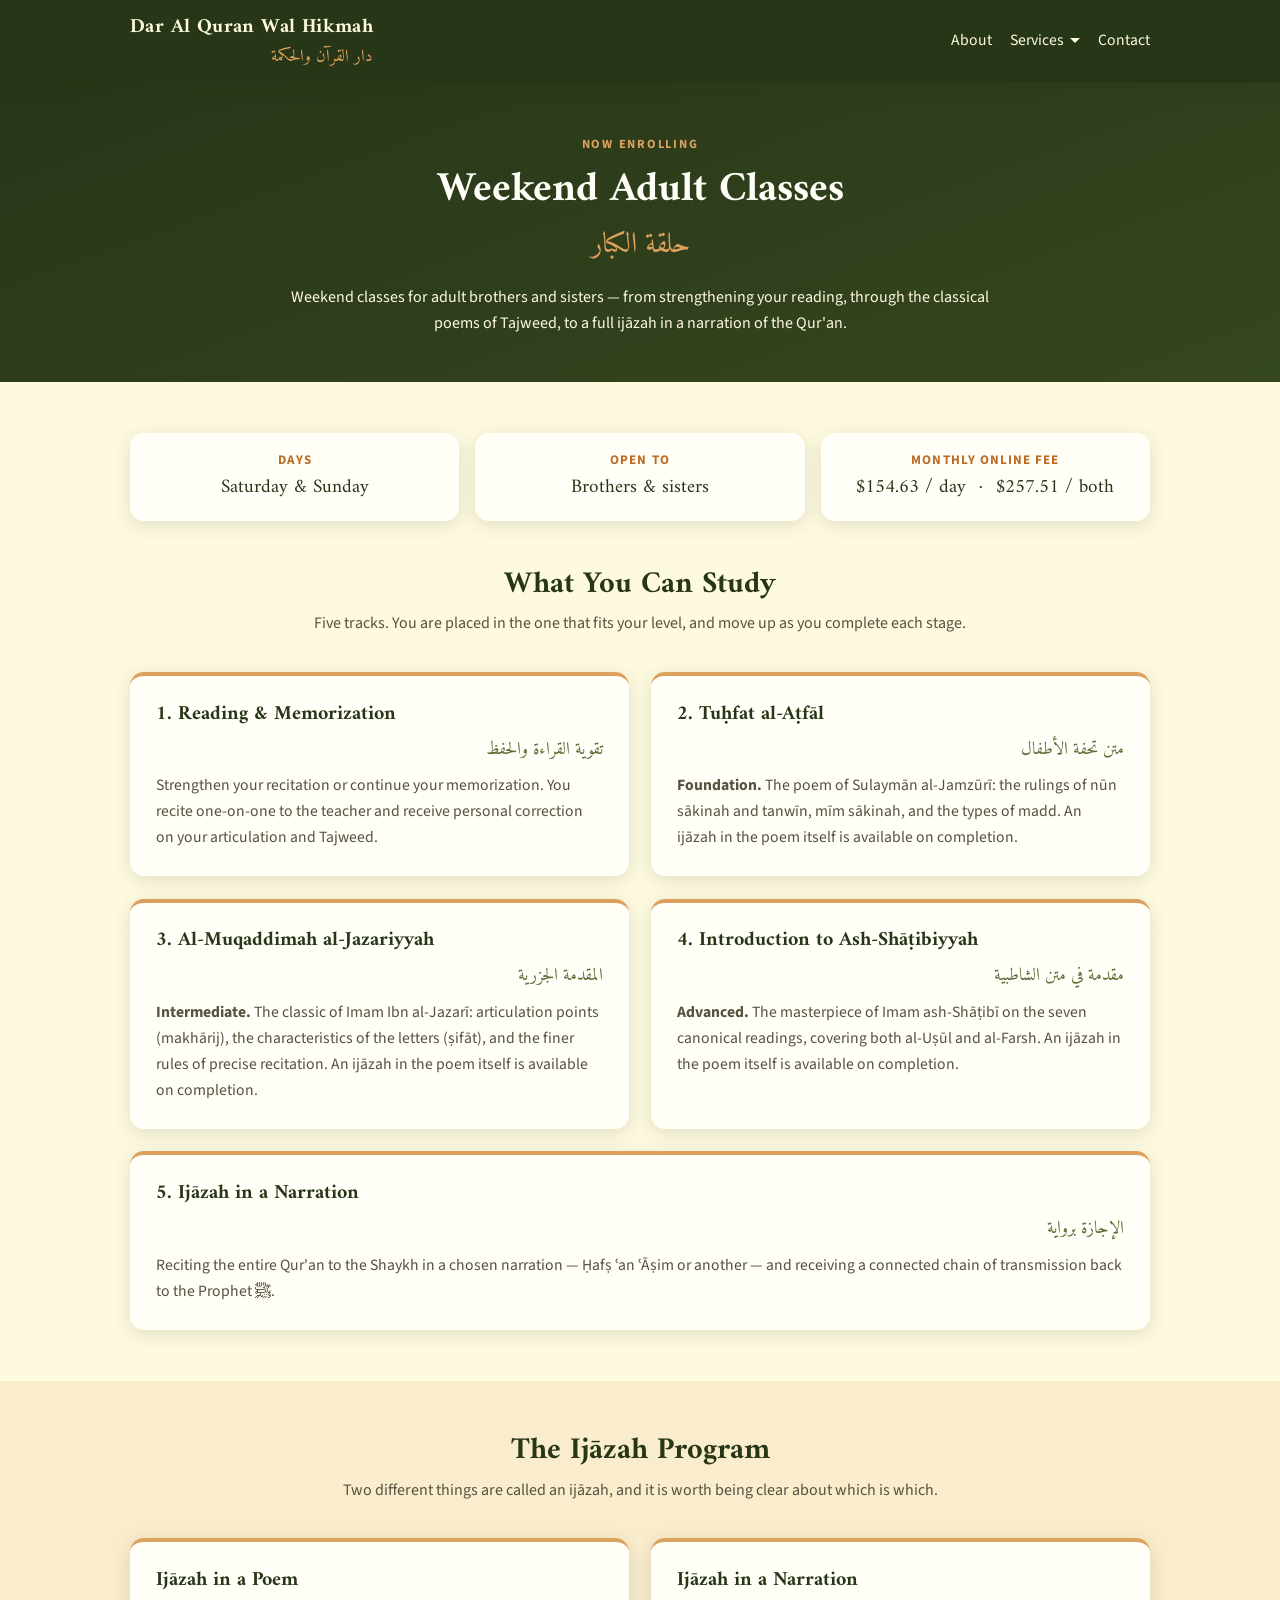
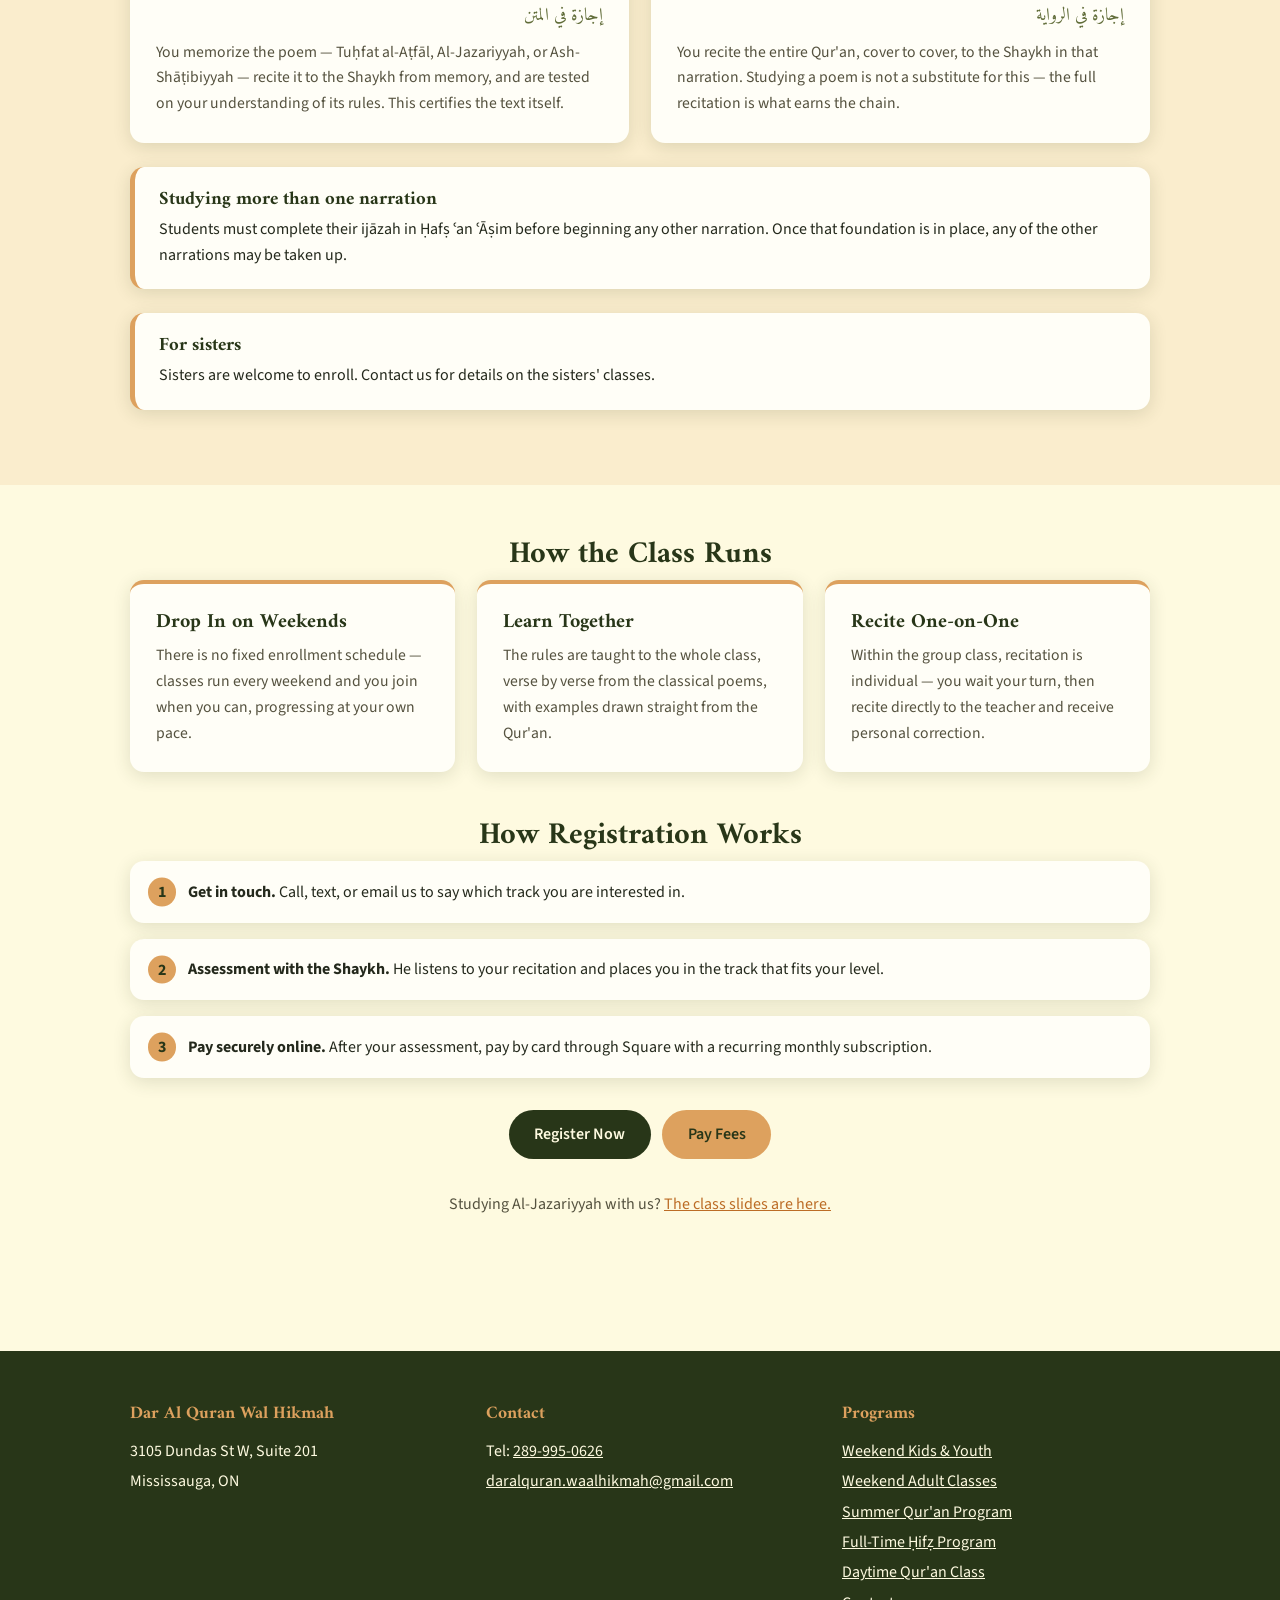
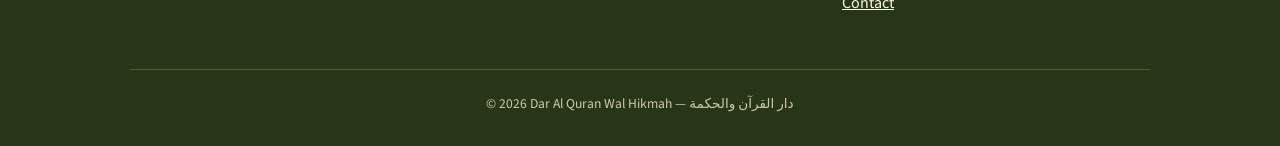
<file: weekend-adults.html>
<!DOCTYPE html>
<html lang="en">
<head>
  <meta charset="UTF-8">
  <meta name="viewport" content="width=device-width, initial-scale=1.0">
  <title>Weekend Adult Classes | Dar Al Quran Wal Hikmah</title>
  <meta name="description" content="Weekend Qur'an and Tajweed classes for adult brothers and sisters in Mississauga — reading, memorization, Tuhfat al-Atfal, Al-Jazariyyah, Ash-Shatibiyyah, and ijazah in any narration.">
  <link rel="preconnect" href="https://fonts.googleapis.com">
  <link rel="preconnect" href="https://fonts.gstatic.com" crossorigin>
  <link href="https://fonts.googleapis.com/css2?family=Amiri:wght@400;700&family=Source+Sans+3:wght@400;600;700&display=swap" rel="stylesheet">
  <link rel="stylesheet" href="css/style.css">
</head>
<body>

<header class="site-header">
  <div class="container">
    <a class="brand" href="index.html">
      <span class="brand-en">Dar Al Quran Wal Hikmah</span>
      <span class="brand-ar arabic">دار القرآن والحكمة</span>
    </a>
    <input type="checkbox" id="nav-toggle" class="nav-toggle">
    <label for="nav-toggle" class="nav-toggle-label" aria-label="Open menu"><span></span></label>
    <nav class="site-nav">
      <a href="index.html#about">About</a>
      <div class="has-dropdown">
        <button type="button" class="nav-dropdown-toggle" aria-expanded="false" aria-controls="services-menu">Services<span class="caret"></span></button>
        <div class="dropdown-menu" id="services-menu">
          <a href="weekend-kids.html">Weekend Kids &amp; Youth</a>
          <a href="weekend-adults.html">Weekend Adult Classes</a>
          <a href="summer.html">Summer Qur'an Program</a>
          <a href="hifz.html">Full-Time Ḥifẓ Program</a>
          <a href="daytime.html">Daytime Qur'an Class</a>
        </div>
      </div>
      <a href="index.html#contact">Contact</a>
    </nav>
  </div>
</header>

<div class="page-hero" id="top">
  <div class="eyebrow">Now Enrolling</div>
  <h1>Weekend Adult Classes</h1>
  <div class="page-hero-ar arabic">حلقة الكبار</div>
  <p>Weekend classes for adult brothers and sisters — from strengthening your reading, through the classical poems of Tajweed, to a full ijāzah in a narration of the Qur'an.</p>
</div>

<section>
  <div class="container">
    <div class="facts">
      <div class="fact"><div class="fact-label">Days</div><div class="fact-value">Saturday &amp; Sunday</div></div>
      <div class="fact"><div class="fact-label">Open to</div><div class="fact-value">Brothers &amp; sisters</div></div>
      <div class="fact"><div class="fact-label">Monthly online fee</div><div class="fact-value">$154.63 / day &nbsp;&middot;&nbsp; $257.51 / both</div></div>
    </div>

    <h2 class="section-title" style="margin-top:2.8rem;">What You Can Study</h2>
    <p class="section-sub">Five tracks. You are placed in the one that fits your level, and move up as you complete each stage.</p>

    <div class="card-grid cols-2">
      <div class="card">
        <h3>1. Reading &amp; Memorization</h3>
        <div class="card-ar arabic">تقوية القراءة والحفظ</div>
        <p>Strengthen your recitation or continue your memorization. You recite one-on-one to the teacher and receive personal correction on your articulation and Tajweed.</p>
      </div>
      <div class="card">
        <h3>2. Tuḥfat al-Aṭfāl</h3>
        <div class="card-ar arabic">متن تحفة الأطفال</div>
        <p><strong>Foundation.</strong> The poem of Sulaymān al-Jamzūrī: the rulings of nūn sākinah and tanwīn, mīm sākinah, and the types of madd. An ijāzah in the poem itself is available on completion.</p>
      </div>
      <div class="card">
        <h3>3. Al-Muqaddimah al-Jazariyyah</h3>
        <div class="card-ar arabic">المقدمة الجزرية</div>
        <p><strong>Intermediate.</strong> The classic of Imam Ibn al-Jazarī: articulation points (makhārij), the characteristics of the letters (ṣifāt), and the finer rules of precise recitation. An ijāzah in the poem itself is available on completion.</p>
      </div>
      <div class="card">
        <h3>4. Introduction to Ash-Shāṭibiyyah</h3>
        <div class="card-ar arabic">مقدمة في متن الشاطبية</div>
        <p><strong>Advanced.</strong> The masterpiece of Imam ash-Shāṭibī on the seven canonical readings, covering both al-Uṣūl and al-Farsh. An ijāzah in the poem itself is available on completion.</p>
      </div>
      <div class="card" style="grid-column: 1 / -1;">
        <h3>5. Ijāzah in a Narration</h3>
        <div class="card-ar arabic">الإجازة برواية</div>
        <p>Reciting the entire Qur'an to the Shaykh in a chosen narration — Ḥafṣ ʿan ʿĀṣim or another — and receiving a connected chain of transmission back to the Prophet ﷺ.</p>
      </div>
    </div>
  </div>
</section>

<section class="alt" id="ijazah">
  <div class="container">
    <h2 class="section-title">The Ijāzah Program</h2>
    <p class="section-sub">Two different things are called an ijāzah, and it is worth being clear about which is which.</p>

    <div class="card-grid cols-2">
      <div class="card">
        <h3>Ijāzah in a Poem</h3>
        <div class="card-ar arabic">إجازة في المتن</div>
        <p>You memorize the poem — Tuḥfat al-Aṭfāl, Al-Jazariyyah, or Ash-Shāṭibiyyah — recite it to the Shaykh from memory, and are tested on your understanding of its rules. This certifies the text itself.</p>
      </div>
      <div class="card">
        <h3>Ijāzah in a Narration</h3>
        <div class="card-ar arabic">إجازة في الرواية</div>
        <p>You recite the entire Qur'an, cover to cover, to the Shaykh in that narration. Studying a poem is not a substitute for this — the full recitation is what earns the chain.</p>
      </div>
    </div>

    <div class="callout">
      <h3>Studying more than one narration</h3>
      <p>Students must complete their ijāzah in Ḥafṣ ʿan ʿĀṣim before beginning any other narration. Once that foundation is in place, any of the other narrations may be taken up.</p>
    </div>

    <div class="callout">
      <h3>For sisters</h3>
      <p>Sisters are welcome to enroll. Contact us for details on the sisters' classes.</p>
    </div>
  </div>
</section>

<section>
  <div class="container">
    <h2 class="section-title">How the Class Runs</h2>
    <div class="card-grid">
      <div class="card">
        <h3>Drop In on Weekends</h3>
        <p>There is no fixed enrollment schedule — classes run every weekend and you join when you can, progressing at your own pace.</p>
      </div>
      <div class="card">
        <h3>Learn Together</h3>
        <p>The rules are taught to the whole class, verse by verse from the classical poems, with examples drawn straight from the Qur'an.</p>
      </div>
      <div class="card">
        <h3>Recite One-on-One</h3>
        <p>Within the group class, recitation is individual — you wait your turn, then recite directly to the teacher and receive personal correction.</p>
      </div>
    </div>

    <h2 class="section-title" style="margin-top:2.8rem;">How Registration Works</h2>
    <ol class="steps">
      <li><strong>Get in touch.</strong> Call, text, or email us to say which track you are interested in.</li>
      <li><strong>Assessment with the Shaykh.</strong> He listens to your recitation and places you in the track that fits your level.</li>
      <li><strong>Pay securely online.</strong> After your assessment, pay by card through Square with a recurring monthly subscription.</li>
    </ol>

    <div class="actions">
      <a class="btn btn-dark" href="register-adults.html">Register Now</a>
      <button class="btn btn-primary" type="button" data-pay-trigger>Pay Fees</button>
    </div>

    <!-- TODO: the Shaykh asked for a standalone shareable link (likely a Drive PDF) rather than
         this site-hosted deck — swap the href once that link exists. -->
    <p class="section-sub" style="margin-top:2rem;">Studying Al-Jazariyyah with us? <a href="jazariyah.html">The class slides are here.</a></p>
  </div>
</section>

<footer class="site-footer">
  <div class="container">
    <div>
      <h4>Dar Al Quran Wal Hikmah</h4>
      <p>3105 Dundas St W, Suite 201<br>Mississauga, ON</p>
    </div>
    <div>
      <h4>Contact</h4>
      <p>Tel: <a href="tel:+12899950626">289-995-0626</a><br>
      <a href="mailto:daralquran.waalhikmah@gmail.com">daralquran.waalhikmah@gmail.com</a></p>
    </div>
    <div>
      <h4>Programs</h4>
      <p><a href="weekend-kids.html">Weekend Kids &amp; Youth</a><br>
      <a href="weekend-adults.html">Weekend Adult Classes</a><br>
      <a href="summer.html">Summer Qur'an Program</a><br>
      <a href="hifz.html">Full-Time Ḥifẓ Program</a><br>
      <a href="daytime.html">Daytime Qur'an Class</a><br>
      <a href="index.html#contact">Contact</a></p>
    </div>
    <p class="fine">&copy; 2026 Dar Al Quran Wal Hikmah — دار القرآن والحكمة</p>
  </div>
</footer>

<div class="modal-backdrop" id="payModal" hidden>
  <div class="modal" role="dialog" aria-modal="true" aria-labelledby="payModalTitle">
    <button class="modal-close" type="button" data-modal-close aria-label="Close payment window">&times;</button>
    <h3 id="payModalTitle">Before you pay</h3>
    <p>Please do not pay until you have been assessed by Shaykh Muhammad. The assessment decides which track you join, and it needs to happen first.</p>
    <p>If you have not been assessed yet, go back and <a href="index.html#contact">contact us</a> to arrange it. If you have, choose the schedule approved at your assessment.</p>
    <p data-payment-unavailable>If your approved payment option is not shown below, please <a href="index.html#contact">contact us</a>.</p>
    <div class="modal-actions">
      <a class="btn btn-primary" data-square-payment="adultOneDay" href="#" target="_blank" rel="noopener" hidden>One day per week</a>
      <a class="btn btn-primary" data-square-payment="adultBothDays" href="#" target="_blank" rel="noopener" hidden>Two days per week</a>
    </div>
  </div>
</div>

<script src="js/site.js"></script>

</body>
</html>
</file>
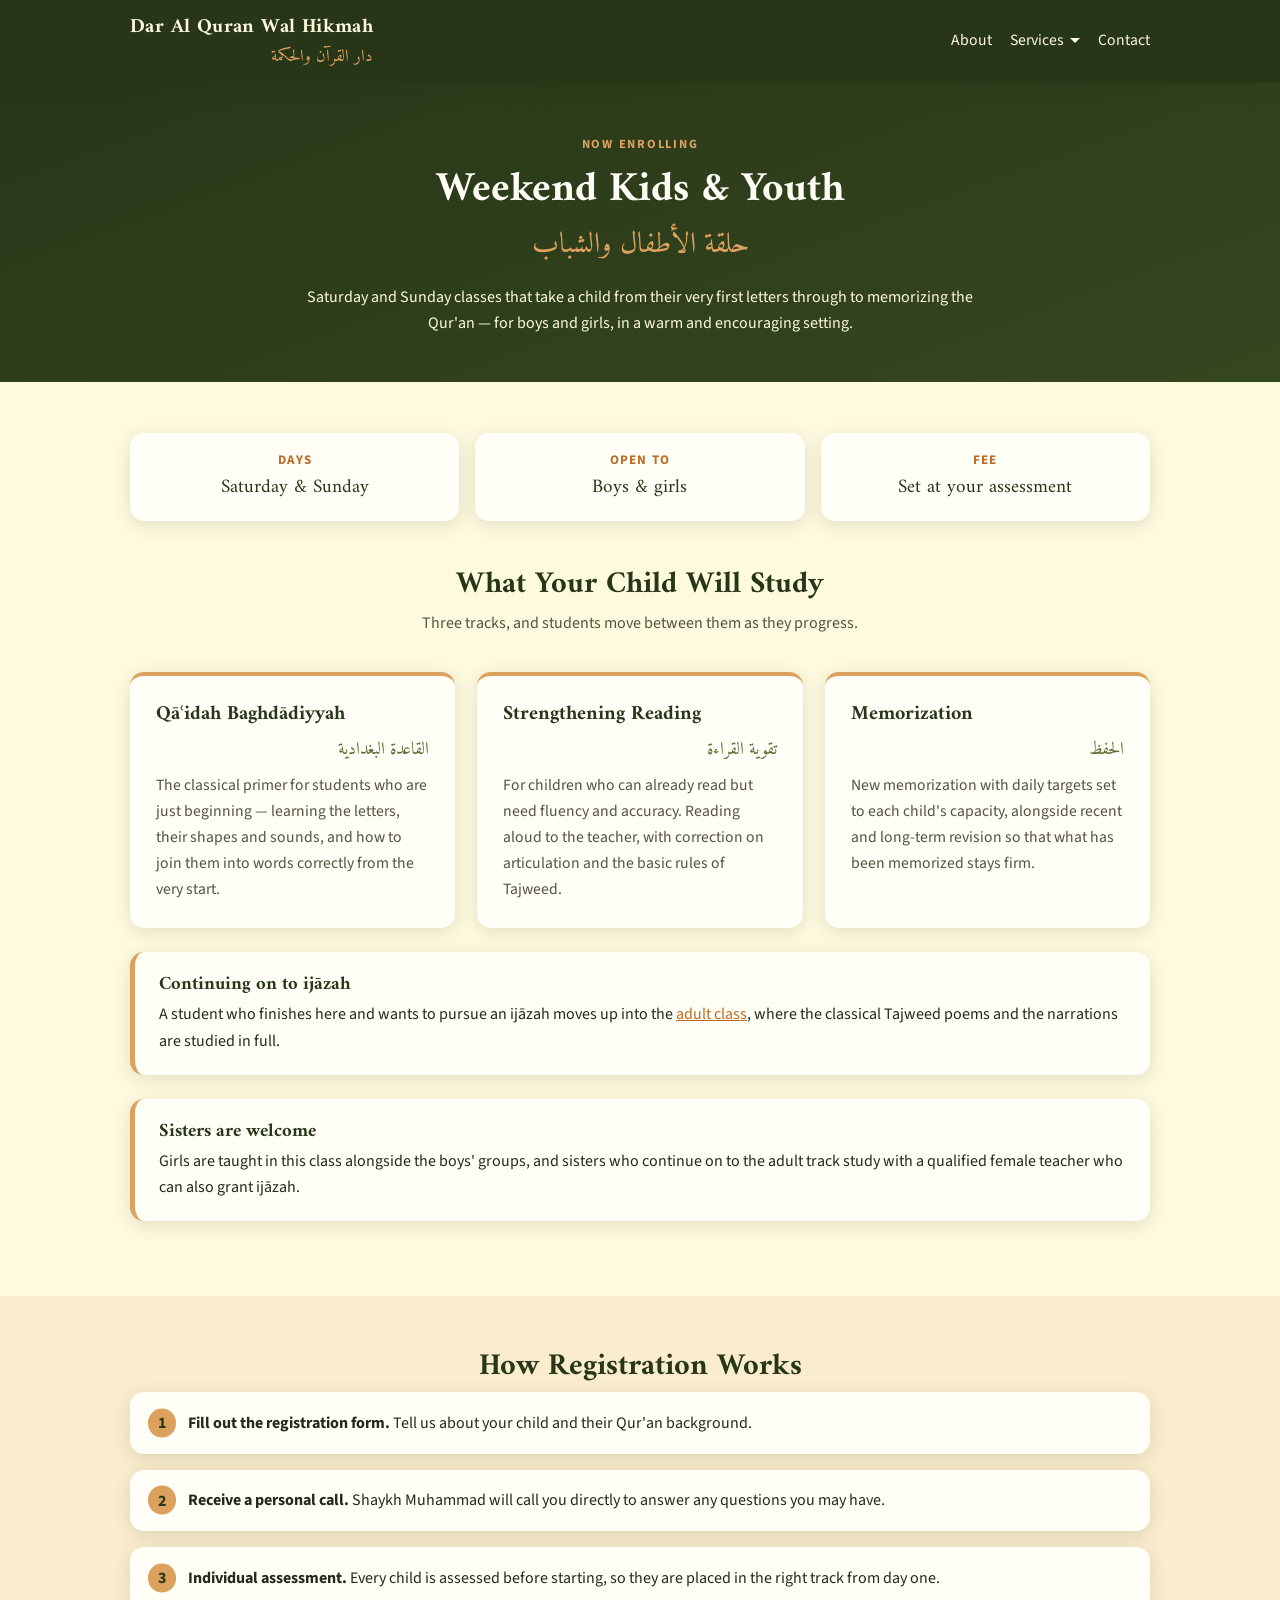
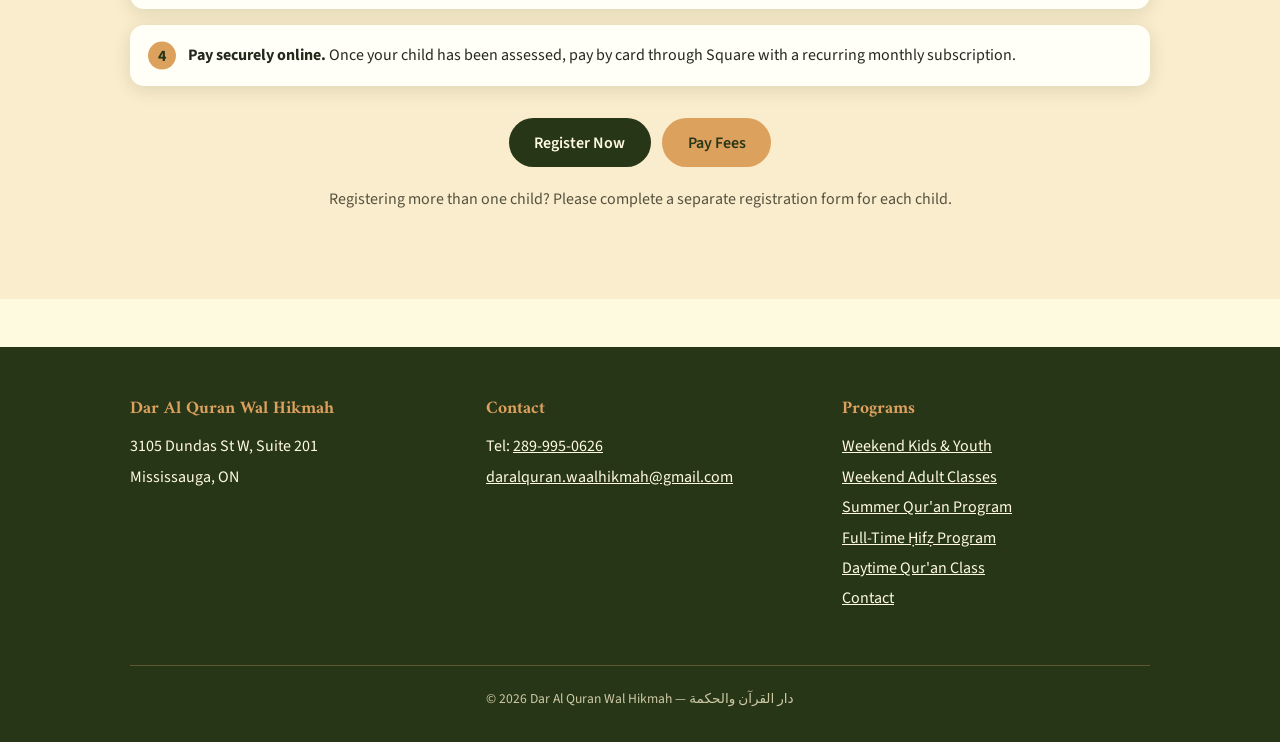
<file: weekend-kids.html>
<!DOCTYPE html>
<html lang="en">
<head>
  <meta charset="UTF-8">
  <meta name="viewport" content="width=device-width, initial-scale=1.0">
  <title>Weekend Kids &amp; Youth Program | Dar Al Quran Wal Hikmah</title>
  <meta name="description" content="Saturday and Sunday Qur'an classes for kids and youth in Mississauga — Qa'idah Baghdadiyyah, strengthening reading, and memorization, for boys and girls.">
  <link rel="preconnect" href="https://fonts.googleapis.com">
  <link rel="preconnect" href="https://fonts.gstatic.com" crossorigin>
  <link href="https://fonts.googleapis.com/css2?family=Amiri:wght@400;700&family=Source+Sans+3:wght@400;600;700&display=swap" rel="stylesheet">
  <link rel="stylesheet" href="css/style.css">
</head>
<body>

<header class="site-header">
  <div class="container">
    <a class="brand" href="index.html">
      <span class="brand-en">Dar Al Quran Wal Hikmah</span>
      <span class="brand-ar arabic">دار القرآن والحكمة</span>
    </a>
    <input type="checkbox" id="nav-toggle" class="nav-toggle">
    <label for="nav-toggle" class="nav-toggle-label" aria-label="Open menu"><span></span></label>
    <nav class="site-nav">
      <a href="index.html#about">About</a>
      <div class="has-dropdown">
        <button type="button" class="nav-dropdown-toggle" aria-expanded="false" aria-controls="services-menu">Services<span class="caret"></span></button>
        <div class="dropdown-menu" id="services-menu">
          <a href="weekend-kids.html">Weekend Kids &amp; Youth</a>
          <a href="weekend-adults.html">Weekend Adult Classes</a>
          <a href="summer.html">Summer Qur'an Program</a>
          <a href="hifz.html">Full-Time Ḥifẓ Program</a>
          <a href="daytime.html">Daytime Qur'an Class</a>
        </div>
      </div>
      <a href="index.html#contact">Contact</a>
    </nav>
  </div>
</header>

<div class="page-hero" id="top">
  <div class="eyebrow">Now Enrolling</div>
  <h1>Weekend Kids &amp; Youth</h1>
  <div class="page-hero-ar arabic">حلقة الأطفال والشباب</div>
  <p>Saturday and Sunday classes that take a child from their very first letters through to memorizing the Qur'an — for boys and girls, in a warm and encouraging setting.</p>
</div>

<section>
  <div class="container">
    <div class="facts">
      <div class="fact"><div class="fact-label">Days</div><div class="fact-value">Saturday &amp; Sunday</div></div>
      <div class="fact"><div class="fact-label">Open to</div><div class="fact-value">Boys &amp; girls</div></div>
      <!-- TODO: confirm the monthly fee with the Shaykh, then replace this fact value -->
      <div class="fact"><div class="fact-label">Fee</div><div class="fact-value">Set at your assessment</div></div>
    </div>

    <h2 class="section-title" style="margin-top:2.8rem;">What Your Child Will Study</h2>
    <p class="section-sub">Three tracks, and students move between them as they progress.</p>
    <div class="card-grid">
      <div class="card">
        <h3>Qāʿidah Baghdādiyyah</h3>
        <div class="card-ar arabic">القاعدة البغدادية</div>
        <p>The classical primer for students who are just beginning — learning the letters, their shapes and sounds, and how to join them into words correctly from the very start.</p>
      </div>
      <div class="card">
        <h3>Strengthening Reading</h3>
        <div class="card-ar arabic">تقوية القراءة</div>
        <p>For children who can already read but need fluency and accuracy. Reading aloud to the teacher, with correction on articulation and the basic rules of Tajweed.</p>
      </div>
      <div class="card">
        <h3>Memorization</h3>
        <div class="card-ar arabic">الحفظ</div>
        <p>New memorization with daily targets set to each child's capacity, alongside recent and long-term revision so that what has been memorized stays firm.</p>
      </div>
    </div>

    <div class="callout">
      <h3>Continuing on to ijāzah</h3>
      <p>A student who finishes here and wants to pursue an ijāzah moves up into the <a href="weekend-adults.html">adult class</a>, where the classical Tajweed poems and the narrations are studied in full.</p>
    </div>

    <div class="callout">
      <h3>Sisters are welcome</h3>
      <p>Girls are taught in this class alongside the boys' groups, and sisters who continue on to the adult track study with a qualified female teacher who can also grant ijāzah.</p>
    </div>
  </div>
</section>

<section class="alt">
  <div class="container">
    <h2 class="section-title">How Registration Works</h2>
    <ol class="steps">
      <li><strong>Fill out the registration form.</strong> Tell us about your child and their Qur'an background.</li>
      <li><strong>Receive a personal call.</strong> Shaykh Muhammad will call you directly to answer any questions you may have.</li>
      <li><strong>Individual assessment.</strong> Every child is assessed before starting, so they are placed in the right track from day one.</li>
      <li><strong>Pay securely online.</strong> Once your child has been assessed, pay by card through Square with a recurring monthly subscription.</li>
    </ol>

    <div class="actions">
      <!-- TODO: confirm this is the right registration form for the weekend kids program -->
      <a class="btn btn-dark" href="https://docs.google.com/forms/d/e/1FAIpQLSfjvlqYgHmHBeFqlYweQc48OdldEdTlbbv8Zcs1tdQlb9grVQ/viewform" target="_blank" rel="noopener">Register Now</a>
      <button class="btn btn-primary" type="button" data-pay-trigger>Pay Fees</button>
    </div>
    <p class="section-sub" style="margin-top:1.2rem;">Registering more than one child? Please complete a separate registration form for each child.</p>
  </div>
</section>

<footer class="site-footer">
  <div class="container">
    <div>
      <h4>Dar Al Quran Wal Hikmah</h4>
      <p>3105 Dundas St W, Suite 201<br>Mississauga, ON</p>
    </div>
    <div>
      <h4>Contact</h4>
      <p>Tel: <a href="tel:+12899950626">289-995-0626</a><br>
      <a href="mailto:daralquran.waalhikmah@gmail.com">daralquran.waalhikmah@gmail.com</a></p>
    </div>
    <div>
      <h4>Programs</h4>
      <p><a href="weekend-kids.html">Weekend Kids &amp; Youth</a><br>
      <a href="weekend-adults.html">Weekend Adult Classes</a><br>
      <a href="summer.html">Summer Qur'an Program</a><br>
      <a href="hifz.html">Full-Time Ḥifẓ Program</a><br>
      <a href="daytime.html">Daytime Qur'an Class</a><br>
      <a href="index.html#contact">Contact</a></p>
    </div>
    <p class="fine">&copy; 2026 Dar Al Quran Wal Hikmah — دار القرآن والحكمة</p>
  </div>
</footer>

<div class="modal-backdrop" id="payModal" hidden>
  <div class="modal" role="dialog" aria-modal="true" aria-labelledby="payModalTitle">
    <button class="modal-close" type="button" data-modal-close aria-label="Close payment window">&times;</button>
    <h3 id="payModalTitle">Before you pay</h3>
    <p>Please do not pay until your child has been assessed by Shaykh Muhammad. The assessment decides which track they join, and it needs to happen first.</p>
    <p>If you have not been assessed yet, go back and <a href="index.html#contact">contact us</a> to arrange it.</p>
    <p data-payment-unavailable>If your approved payment option is not shown below, please <a href="index.html#contact">contact us</a>.</p>
    <div class="modal-actions">
      <a class="btn btn-primary" data-square-payment="kids" href="#" target="_blank" rel="noopener" hidden>Set up monthly payment</a>
    </div>
  </div>
</div>

<script src="js/site.js"></script>

</body>
</html>
</file>
<file: css/style.css>
/* Dar Al Quran Wal Hikmah — site styles
   Palette: https://coolors.co/283618-606c38-fefae0-dda15e-bc6c25 */

:root {
  --forest: #283618;
  --olive: #606c38;
  --cream: #fefae0;
  --cream-deep: #faedcd;
  --tan: #dda15e;
  --earth: #bc6c25;
  --ink: #24291c;
  --ink-soft: #55523f;
  --white: #fffef7;
  --radius: 14px;
  --shadow: 0 4px 18px rgba(40, 54, 24, 0.14);
}

* { margin: 0; padding: 0; box-sizing: border-box; }

html { scroll-behavior: smooth; }

body {
  font-family: "Source Sans 3", "Segoe UI", system-ui, sans-serif;
  background: var(--cream);
  color: var(--ink);
  line-height: 1.65;
}

h1, h2, h3, h4 { font-family: "Amiri", Georgia, serif; color: var(--forest); line-height: 1.25; }

.arabic { font-family: "Amiri", "Traditional Arabic", serif; direction: rtl; }

a { color: var(--earth); }

img { max-width: 100%; display: block; }

.container { max-width: 1060px; margin: 0 auto; padding: 0 1.25rem; }

/* Anchor sections need breathing room under the sticky header */
section[id] { scroll-margin-top: 5.5rem; }

/* Header / nav */
.site-header {
  background: var(--forest);
  color: var(--cream);
  position: sticky;
  top: 0;
  z-index: 10;
  box-shadow: var(--shadow);
}

.site-header .container {
  display: flex;
  flex-wrap: wrap;
  align-items: center;
  justify-content: space-between;
  gap: 0.5rem 1.5rem;
  padding-top: 0.7rem;
  padding-bottom: 0.7rem;
}

.brand { display: flex; flex-direction: column; text-decoration: none; }
.brand .brand-en { font-family: "Amiri", Georgia, serif; font-size: 1.25rem; font-weight: 700; color: var(--cream); letter-spacing: 0.02em; }
.brand .brand-ar { font-size: 1.05rem; color: var(--tan); }

.site-nav { display: flex; flex-wrap: wrap; gap: 0.25rem 1.1rem; }
.site-nav a {
  color: var(--cream);
  text-decoration: none;
  font-size: 0.98rem;
  padding: 0.25rem 0;
  border-bottom: 2px solid transparent;
}
.site-nav a:hover { color: var(--white); border-bottom-color: var(--tan); }

/* Services dropdown */
.site-nav .has-dropdown { position: relative; }
.nav-dropdown-toggle {
  font: inherit;
  font-size: 0.98rem;
  color: var(--cream);
  background: none;
  border: 0;
  border-bottom: 2px solid transparent;
  padding: 0.25rem 0;
  cursor: pointer;
  display: inline-flex;
  align-items: center;
  gap: 0.4rem;
}
.nav-dropdown-toggle:hover { color: var(--white); border-bottom-color: var(--tan); }
.nav-dropdown-toggle .caret {
  border: 5px solid transparent;
  border-top-color: currentColor;
  margin-top: 4px;
  transition: transform 0.15s ease;
}
.has-dropdown.open .nav-dropdown-toggle .caret { transform: rotate(180deg); margin-top: -4px; }

.dropdown-menu {
  display: none;
  position: absolute;
  top: calc(100% + 0.7rem);
  left: -0.9rem;
  min-width: 15rem;
  background: var(--white);
  border-radius: var(--radius);
  box-shadow: 0 10px 28px rgba(40, 54, 24, 0.28);
  padding: 0.5rem 0;
  overflow: hidden;
}
.has-dropdown.open .dropdown-menu { display: block; }
.site-nav .dropdown-menu a {
  display: block;
  color: var(--ink);
  padding: 0.55rem 1.1rem;
  border-bottom: 0;
  font-size: 0.95rem;
}
.site-nav .dropdown-menu a:hover { background: var(--cream-deep); color: var(--forest); border-bottom: 0; }

/* Mobile nav: checkbox-driven hamburger */
.nav-toggle { display: none; }
.nav-toggle-label { display: none; cursor: pointer; padding: 0.4rem; }
.nav-toggle-label span,
.nav-toggle-label span::before,
.nav-toggle-label span::after {
  content: "";
  display: block;
  width: 26px; height: 3px;
  background: var(--cream);
  border-radius: 2px;
  position: relative;
  transition: transform 0.2s ease;
}
.nav-toggle-label span::before { position: absolute; top: -8px; }
.nav-toggle-label span::after { position: absolute; top: 8px; }

@media (max-width: 800px) {
  .nav-toggle-label { display: block; }
  .site-nav {
    display: none;
    flex-direction: column;
    gap: 0;
    width: 100%;
    padding: 0.4rem 0 0.9rem;
  }
  .site-nav a { padding: 0.55rem 0.2rem; font-size: 1.05rem; border-bottom: 1px solid rgba(254, 250, 224, 0.15); }
  .site-nav a:last-child { border-bottom: none; }
  .nav-toggle:checked ~ .site-nav { display: flex; }
  .nav-toggle:checked ~ .nav-toggle-label span { transform: rotate(45deg); }
  .nav-toggle:checked ~ .nav-toggle-label span::before { transform: rotate(-90deg); top: 0; }
  .nav-toggle:checked ~ .nav-toggle-label span::after { display: none; }

  /* Dropdown becomes an inline expanding list on small screens */
  .site-nav .has-dropdown { width: 100%; border-bottom: 1px solid rgba(254, 250, 224, 0.15); }
  .nav-dropdown-toggle { width: 100%; justify-content: space-between; padding: 0.55rem 0.2rem; font-size: 1.05rem; }
  .dropdown-menu {
    position: static;
    min-width: 0;
    box-shadow: none;
    border-radius: 0;
    background: rgba(0, 0, 0, 0.16);
    padding: 0.2rem 0 0.5rem;
  }
  .site-nav .dropdown-menu a { color: var(--cream); padding: 0.5rem 0.2rem 0.5rem 1.1rem; border-bottom: 0; }
  .site-nav .dropdown-menu a:hover { background: none; color: var(--white); }
}

/* Hero */
.hero {
  background: linear-gradient(rgba(40, 54, 24, 0.8), rgba(40, 54, 24, 0.8)),
    url("../assets/hero-bg.avif") center 30% / cover no-repeat;
  color: var(--cream);
  text-align: center;
  padding: 5.5rem 1.25rem 5rem;
}
.hero h1 { color: var(--white); font-size: clamp(2rem, 5vw, 3.1rem); margin-bottom: 0.4rem; }
.hero .hero-ar { font-size: clamp(1.4rem, 3.5vw, 2rem); color: var(--tan); margin-bottom: 1.1rem; }
.hero p.tagline { max-width: 42rem; margin: 0 auto 2rem; font-size: 1.12rem; }
.hero .hero-actions { display: flex; flex-wrap: wrap; gap: 0.7rem; justify-content: center; }

.btn {
  display: inline-block;
  padding: 0.7rem 1.6rem;
  border-radius: 999px;
  text-decoration: none;
  font-weight: 600;
  transition: transform 0.15s ease, box-shadow 0.15s ease;
}
.btn:hover { transform: translateY(-2px); box-shadow: var(--shadow); }
.btn-primary { background: var(--tan); color: var(--forest); }
.btn-outline { border: 2px solid var(--tan); color: var(--cream); }
.btn-dark { background: var(--forest); color: var(--cream); }
.btn-outline-dark { border: 2px solid var(--forest); color: var(--forest); background: none; }
button.btn { font: inherit; font-weight: 600; cursor: pointer; border: 0; }
button.btn-outline-dark { border: 2px solid var(--forest); }

/* Sections */
section { padding: 3.2rem 0; }
section.alt { background: var(--cream-deep); }
.section-title { text-align: center; font-size: 1.9rem; margin-bottom: 0.4rem; }
.section-sub { text-align: center; color: var(--ink-soft); max-width: 44rem; margin: 0 auto 2.2rem; }

/* Card grids — explicit columns so rows stay balanced */
.card-grid { display: grid; gap: 1.4rem; grid-template-columns: repeat(3, minmax(0, 1fr)); }
.card-grid.cols-2 { grid-template-columns: repeat(2, minmax(0, 1fr)); }
@media (max-width: 860px) { .card-grid, .card-grid.cols-2 { grid-template-columns: 1fr; } }

.card {
  background: var(--white);
  border-radius: var(--radius);
  padding: 1.6rem;
  box-shadow: var(--shadow);
  border-top: 4px solid var(--tan);
}
.card h3 { margin-bottom: 0.5rem; font-size: 1.25rem; }
.card .card-ar { color: var(--olive); font-size: 1.1rem; margin-bottom: 0.6rem; }
.card p, .card li { color: var(--ink-soft); font-size: 0.98rem; }
.card .btn { margin-top: 1.1rem; font-size: 0.95rem; }
.aligned-card-actions .card { display: flex; flex-direction: column; }
.aligned-card-actions .card .btn { align-self: flex-start; margin-top: auto; }
.aligned-card-actions .card p { margin-bottom: 1.1rem; }
.enrolling-grid .card p { margin-bottom: 1.6rem; }

/* Program cards with image */
.program-card { overflow: hidden; padding: 0; display: flex; flex-direction: column; }
.program-card img { height: 210px; object-fit: cover; width: 100%; }
.program-card .program-body { padding: 1.5rem; display: flex; flex-direction: column; flex: 1; }
.program-card .program-body .btn { margin-top: auto; align-self: flex-start; }

/* Schedule table */
.table-wrap { overflow-x: auto; }
table.schedule { width: 100%; border-collapse: collapse; background: var(--white); border-radius: var(--radius); overflow: hidden; box-shadow: var(--shadow); }
table.schedule th, table.schedule td { padding: 0.75rem 1rem; text-align: left; }
table.schedule th { background: var(--forest); color: var(--cream); font-weight: 600; }
table.schedule tr:nth-child(even) td { background: var(--cream); }
table.schedule td.time { white-space: nowrap; font-weight: 700; color: var(--forest); }

/* Facts strip — 3×2 grid keeps rows even */
.facts { display: grid; gap: 1rem; grid-template-columns: repeat(3, minmax(0, 1fr)); text-align: center; }
@media (max-width: 720px) { .facts { grid-template-columns: repeat(2, minmax(0, 1fr)); } }
.fact { background: var(--white); border-radius: var(--radius); padding: 1.1rem; box-shadow: var(--shadow); display: flex; flex-direction: column; justify-content: center; }
.fact .fact-label { font-size: 0.82rem; text-transform: uppercase; letter-spacing: 0.08em; color: var(--earth); font-weight: 700; }
.fact .fact-value { font-family: "Amiri", Georgia, serif; font-size: 1.2rem; color: var(--forest); }

.callout {
  background: var(--white);
  border-left: 5px solid var(--tan);
  border-radius: var(--radius);
  padding: 1.3rem 1.5rem;
  box-shadow: var(--shadow);
  margin: 1.5rem 0;
}
.callout h3 { margin-bottom: 0.3rem; }

blockquote.hadith {
  text-align: center;
  max-width: 40rem;
  margin: 0 auto;
  font-family: "Amiri", Georgia, serif;
  font-size: 1.35rem;
  color: var(--forest);
}
blockquote.hadith footer { font-family: "Source Sans 3", sans-serif; font-size: 0.9rem; color: var(--ink-soft); margin-top: 0.7rem; }

/* Two-column split */
.split { display: grid; gap: 2rem; grid-template-columns: repeat(2, minmax(0, 1fr)); align-items: center; }
.split img { border-radius: var(--radius); box-shadow: var(--shadow); width: 100%; }
@media (max-width: 720px) { .split { grid-template-columns: 1fr; } }

/* Lists */
ul.checks { list-style: none; }
ul.checks li { padding-left: 1.7rem; position: relative; margin-bottom: 0.55rem; }
ul.checks li::before { content: "\2713"; position: absolute; left: 0; color: var(--earth); font-weight: 700; }

/* Steps */
ol.steps { list-style: none; counter-reset: step; display: grid; gap: 1rem; }
ol.steps li { counter-increment: step; background: var(--white); border-radius: var(--radius); box-shadow: var(--shadow); padding: 1.1rem 1.3rem 1.1rem 3.6rem; position: relative; }
ol.steps li::before {
  content: counter(step);
  position: absolute; left: 1.1rem; top: 50%; transform: translateY(-50%);
  width: 1.8rem; height: 1.8rem; border-radius: 50%;
  background: var(--tan); color: var(--forest); font-weight: 700;
  display: flex; align-items: center; justify-content: center;
}

.actions { display: flex; flex-wrap: wrap; gap: 0.7rem; justify-content: center; margin-top: 2rem; }

/* Compact page header for interior pages (no hero image) */
.page-hero {
  background: linear-gradient(160deg, var(--forest) 0%, #35471f 100%);
  color: var(--cream);
  text-align: center;
  padding: 3.2rem 1.25rem 2.8rem;
}
.page-hero h1 { color: var(--white); font-size: clamp(1.7rem, 4vw, 2.6rem); margin-bottom: 0.35rem; }
.page-hero .page-hero-ar { font-family: "Amiri", Georgia, serif; font-size: clamp(1.25rem, 3vw, 1.8rem); color: var(--tan); margin-bottom: 0.9rem; }
.page-hero p { max-width: 44rem; margin: 0 auto; }
.page-hero .eyebrow { text-transform: uppercase; letter-spacing: 0.14em; font-size: 0.78rem; font-weight: 700; color: var(--tan); margin-bottom: 0.6rem; }

/* Embedded slide deck — 16:9 stage plus the deck's own control bar */
.deck-embed {
  position: relative;
  width: 100%;
  padding-bottom: calc(56.25% + 56px);
  background: var(--forest);
  border-radius: var(--radius);
  box-shadow: var(--shadow);
  overflow: hidden;
  border: 1px solid rgba(40, 54, 24, 0.18);
}
.deck-embed iframe { position: absolute; top: 0; left: 0; width: 100%; height: 100%; border: 0; }
.deck-embed:fullscreen { padding-bottom: 0; height: 100%; border-radius: 0; }

.deck-note { text-align: center; color: var(--ink-soft); font-size: 0.9rem; margin-top: 0.9rem; }
.deck-note kbd {
  font-family: inherit;
  background: var(--cream-deep);
  border: 1px solid rgba(40, 54, 24, 0.18);
  border-radius: 4px;
  padding: 0 0.32rem;
}

/* Status pill on program cards — "Now enrolling", "Registering interest", etc. */
.pill {
  display: inline-block;
  font-size: 0.72rem;
  font-weight: 700;
  text-transform: uppercase;
  letter-spacing: 0.09em;
  border-radius: 999px;
  padding: 0.22rem 0.7rem;
  margin-bottom: 0.7rem;
}
.pill-open { background: var(--olive); color: var(--cream); }
.pill-interest { background: var(--cream-deep); color: var(--earth); border: 1px solid var(--tan); }

/* Payment warning dialog */
body.modal-open { overflow: hidden; }
.modal-backdrop {
  position: fixed;
  inset: 0;
  z-index: 50;
  background: rgba(40, 54, 24, 0.62);
  display: flex;
  align-items: center;
  justify-content: center;
  padding: 1.25rem;
}
.modal-backdrop[hidden] { display: none; }
.modal {
  position: relative;
  background: var(--white);
  border-radius: var(--radius);
  border-top: 5px solid var(--tan);
  box-shadow: 0 18px 44px rgba(40, 54, 24, 0.4);
  padding: 1.8rem;
  max-width: 32rem;
  width: 100%;
}
.modal-close {
  position: absolute;
  top: 0.65rem;
  right: 0.75rem;
  display: inline-flex;
  align-items: center;
  justify-content: center;
  width: 2.35rem;
  height: 2.35rem;
  padding: 0;
  border: 0;
  border-radius: 50%;
  background: transparent;
  color: var(--forest);
  font: inherit;
  font-size: 1.8rem;
  line-height: 1;
  cursor: pointer;
}
.modal-close:hover { background: var(--cream-deep); }
.modal-close:focus-visible { outline: 3px solid rgba(221, 161, 94, 0.55); }
.modal h3 { font-size: 1.35rem; margin-bottom: 0.6rem; }
.modal p { color: var(--ink-soft); margin-bottom: 0.8rem; }
.modal .modal-actions {
  display: grid;
  grid-template-columns: repeat(2, minmax(0, 1fr));
  gap: 0.7rem;
  margin-top: 1.4rem;
}
.modal .modal-actions .btn {
  display: inline-flex;
  align-items: center;
  justify-content: center;
  text-align: center;
  font-size: 0.95rem;
}
.modal .modal-actions .btn:only-child { grid-column: 1 / -1; }
.modal .modal-actions .btn[hidden] { display: none; }

/* Footer */
.site-footer { background: var(--forest); color: var(--cream); padding: 3.2rem 0 2rem; margin-top: 3rem; }
.site-footer .container { display: grid; gap: 2.2rem 3rem; grid-template-columns: repeat(3, minmax(0, 1fr)); }
@media (max-width: 720px) { .site-footer .container { grid-template-columns: 1fr; gap: 1.8rem; } }
.site-footer h4 { color: var(--tan); margin-bottom: 0.7rem; font-size: 1.1rem; }
.site-footer p { line-height: 1.9; }
.site-footer a { color: var(--cream); }
.site-footer .fine { grid-column: 1 / -1; text-align: center; font-size: 0.85rem; color: #cdc9a5; border-top: 1px solid rgba(221, 161, 94, 0.3); padding-top: 1.4rem; margin-top: 1rem; line-height: 1.6; }

/* Registration form */
.registration-form {
  max-width: 52rem;
  margin: 1.5rem auto 0;
  padding: clamp(1.25rem, 4vw, 2.25rem);
  background: var(--white);
  border-radius: var(--radius);
  box-shadow: var(--shadow);
}
.form-grid { display: grid; grid-template-columns: repeat(2, minmax(0, 1fr)); gap: 1.15rem; }
.form-field { display: grid; gap: 0.38rem; }
.form-field-wide { grid-column: 1 / -1; }
.form-field label { color: var(--forest); font-weight: 700; }
.form-field label span, .form-required span { color: #a4362c; }
.form-field input, .form-field select, .form-field textarea {
  width: 100%;
  padding: 0.7rem 0.8rem;
  border: 1px solid #b9b9a6;
  border-radius: 0.35rem;
  background: #fffef8;
  color: var(--ink);
  font: inherit;
}
.form-field textarea { resize: vertical; }
.form-field input:focus, .form-field select:focus, .form-field textarea:focus { outline: 3px solid rgba(221, 161, 94, 0.4); border-color: var(--tan); }
.form-required { margin: 1.25rem 0 0.9rem; color: var(--ink-soft); font-size: 0.9rem; }
.website-field { position: absolute; left: -9999px; }
@media (max-width: 620px) { .form-grid { grid-template-columns: 1fr; } .form-field-wide { grid-column: auto; } }

/* Pricing highlight cards */
.pricing-grid {
  display: grid;
  gap: 1.4rem;
  grid-template-columns: repeat(2, minmax(0, 1fr));
  margin-bottom: 2rem;
}
@media (max-width: 720px) {
  .pricing-grid { grid-template-columns: 1fr; }
}
.pricing-card {
  background: var(--white);
  border-radius: var(--radius);
  padding: 2rem 1.6rem;
  box-shadow: var(--shadow);
  text-align: center;
  border-top: 4px solid var(--tan);
  transition: transform 0.15s ease, box-shadow 0.15s ease;
}
.pricing-card:hover {
  transform: translateY(-3px);
  box-shadow: 0 8px 28px rgba(40, 54, 24, 0.22);
}
.pricing-card.featured {
  border-top-width: 5px;
  background: linear-gradient(180deg, var(--cream) 0%, var(--white) 100%);
}
.pricing-card .price {
  font-family: "Amiri", Georgia, serif;
  font-size: 2.4rem;
  color: var(--forest);
  font-weight: 700;
  line-height: 1.2;
}
.pricing-card .price-period {
  font-family: "Source Sans 3", sans-serif;
  font-size: 0.9rem;
  color: var(--ink-soft);
}
.pricing-card .price-label {
  font-size: 1.1rem;
  font-weight: 700;
  color: var(--forest);
  margin-bottom: 0.4rem;
}
.pricing-card .price-detail {
  font-size: 0.92rem;
  color: var(--ink-soft);
  margin-top: 0.6rem;
}
</file>
